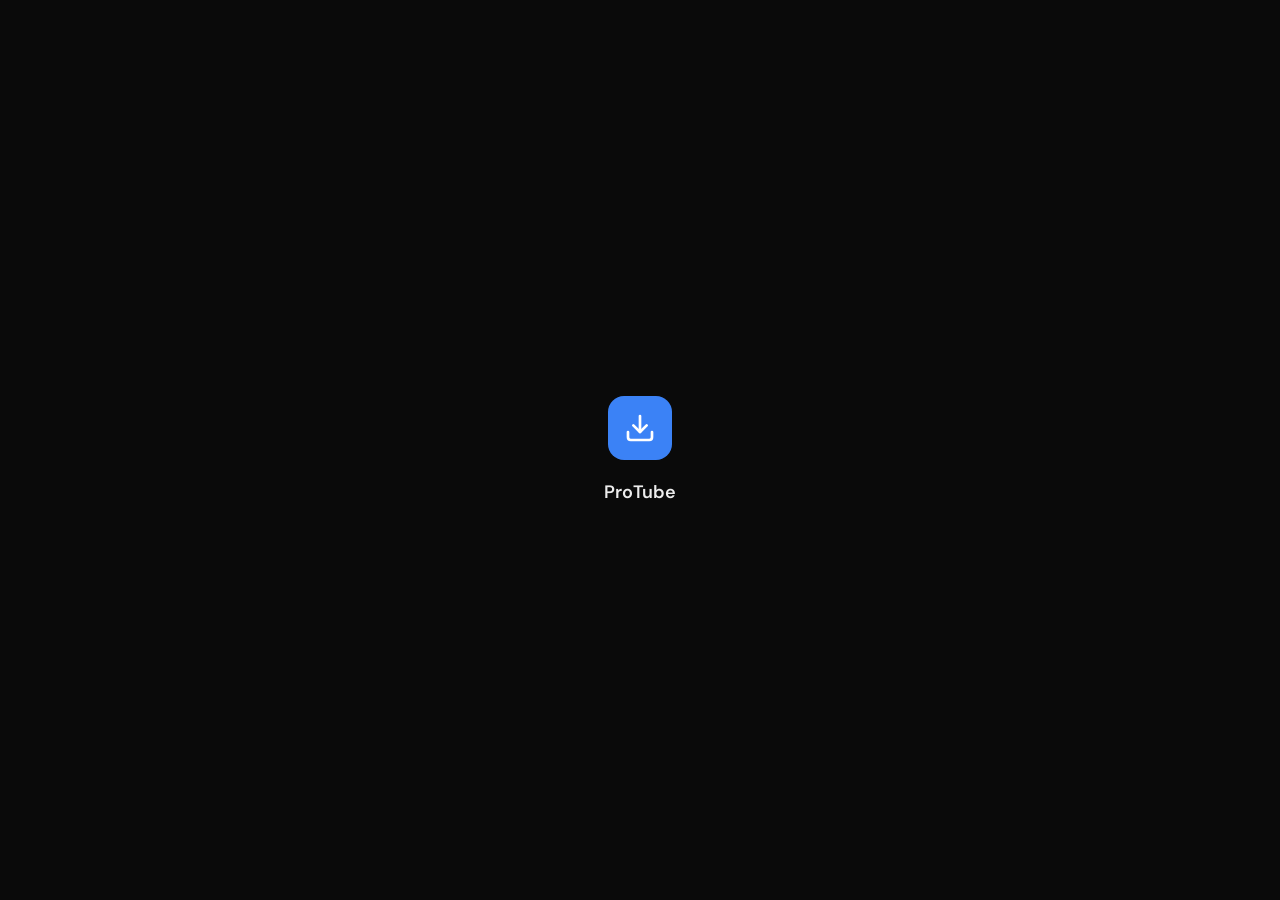
<file: src/index.html>
<!DOCTYPE html>
<html lang="en">
<head>
    <meta charset="UTF-8">
    <meta name="viewport" content="width=device-width, initial-scale=1.0">
    <title>ProTube Saver</title>
    <link rel="icon" type="image/x-icon" href="icon.ico">
    <script src="js/vendor/sortable.min.js"></script>
    <link rel="stylesheet" href="css/fonts.css">
    <link rel="stylesheet" href="css/base.css">
    <link rel="stylesheet" href="css/rail.css">
    <link rel="stylesheet" href="css/library.css">
    <link rel="stylesheet" href="css/player.css">
    <link rel="stylesheet" href="css/search.css">
    <link rel="stylesheet" href="css/music.css">
    <link rel="stylesheet" href="css/queue.css">
    <link rel="stylesheet" href="css/modals.css">
</head>
<body>
    <!-- Splash screen — first element painted, fades out when app.init() completes.
         Sits at the highest z-index so it covers the partially-initialized UI underneath
         while pywebview boots, the local video server starts, and library + thumbnails
         load. Removing it once everything is ready makes the app feel intentional
         instead of "blank then sudden". -->
    <div class="splash" id="splash">
        <div class="splash-content">
            <div class="splash-logo">
                <svg viewBox="0 0 24 24" fill="none" stroke="white" stroke-width="2" stroke-linecap="round" stroke-linejoin="round">
                    <path d="M21 15v4a2 2 0 0 1-2 2H5a2 2 0 0 1-2-2v-4"/>
                    <polyline class="splash-arrow" points="7 10 12 15 17 10"/>
                    <line class="splash-line" x1="12" y1="15" x2="12" y2="3"/>
                </svg>
            </div>
            <div class="splash-wordmark">ProTube</div>
        </div>
    </div>

    <div class="cockpit" id="cockpit">
        <!-- Left rail -->
        <aside class="rail">
            <div class="rail-header">
                <div class="rail-logo-mark" id="rail-logo-mark" data-tip-right="">
                    <svg viewBox="0 0 24 24" fill="none" stroke="white" stroke-width="2" stroke-linecap="round" stroke-linejoin="round">
                        <path d="M21 15v4a2 2 0 0 1-2 2H5a2 2 0 0 1-2-2v-4"/>
                        <polyline points="7 10 12 15 17 10"/>
                        <line x1="12" y1="15" x2="12" y2="3"/>
                    </svg>
                </div>
                <span class="rail-logo-text">ProTube</span>
                <button class="rail-collapse-btn" id="rail-collapse-btn" data-tip-right="Collapse sidebar">
                    <svg viewBox="0 0 24 24" fill="none" stroke="currentColor" stroke-width="1.8" stroke-linecap="round" stroke-linejoin="round">
                        <rect x="3" y="3" width="18" height="18" rx="2"/>
                        <line x1="9" y1="3" x2="9" y2="21"/>
                    </svg>
                </button>
            </div>

            <nav class="rail-nav">
                <button class="rail-item active" data-view="library" id="rail-library" data-tip-right="Library">
                    <svg viewBox="0 0 24 24" fill="none" stroke="currentColor" stroke-width="2" stroke-linecap="round">
                        <rect x="3" y="3" width="7" height="7"/><rect x="14" y="3" width="7" height="7"/>
                        <rect x="3" y="14" width="7" height="7"/><rect x="14" y="14" width="7" height="7"/>
                    </svg>
                    <span class="rail-item-label">Library</span>
                    <span class="rail-item-badge" id="rail-library-badge">0</span>
                </button>
                <button class="rail-item" data-view="queue" id="rail-queue" data-tip-right="Queue">
                    <svg viewBox="0 0 24 24" fill="none" stroke="currentColor" stroke-width="2" stroke-linecap="round">
                        <path d="M4 6h16M4 12h16M4 18h10"/>
                    </svg>
                    <span class="rail-item-label">Queue</span>
                    <span class="rail-item-active-dot" id="rail-queue-active-dot"></span>
                    <span class="rail-item-badge" id="rail-queue-badge">0</span>
                </button>
                <button class="rail-item" data-view="search" id="rail-search" data-tip-right="Search YouTube">
                    <svg viewBox="0 0 24 24" fill="none" stroke="currentColor" stroke-width="2" stroke-linecap="round" stroke-linejoin="round">
                        <circle cx="11" cy="11" r="7"/><line x1="21" y1="21" x2="16.65" y2="16.65"/>
                    </svg>
                    <span class="rail-item-label">Search</span>
                </button>
                <button class="rail-item" data-view="music" id="rail-music" data-tip-right="Music">
                    <svg viewBox="0 0 24 24" fill="none" stroke="currentColor" stroke-width="2" stroke-linecap="round" stroke-linejoin="round">
                        <path d="M9 18V5l12-2v13"/>
                        <circle cx="6" cy="18" r="3"/>
                        <circle cx="18" cy="16" r="3"/>
                    </svg>
                    <span class="rail-item-label">Music</span>
                </button>
            </nav>

            <!-- Settings is a utility action, not a view-pane navigation item.
                 Clicking it opens an overlay drawer (#settings-drawer) instead of
                 switching the main view, so the user keeps their library/queue
                 context while tweaking. -->
            <div class="rail-bottom">
                <button class="rail-item rail-settings-btn" id="settings-btn" onclick="openSettings()" data-tip-right="Settings">
                    <svg viewBox="0 0 24 24" fill="none" stroke="currentColor" stroke-width="1.8" stroke-linecap="round" stroke-linejoin="round">
                        <circle cx="12" cy="12" r="3"/>
                        <path d="M19.4 15a1.65 1.65 0 0 0 .33 1.82l.06.06a2 2 0 0 1 0 2.83 2 2 0 0 1-2.83 0l-.06-.06a1.65 1.65 0 0 0-1.82-.33 1.65 1.65 0 0 0-1 1.51V21a2 2 0 0 1-2 2 2 2 0 0 1-2-2v-.09A1.65 1.65 0 0 0 9 19.4a1.65 1.65 0 0 0-1.82.33l-.06.06a2 2 0 0 1-2.83 0 2 2 0 0 1 0-2.83l.06-.06a1.65 1.65 0 0 0 .33-1.82 1.65 1.65 0 0 0-1.51-1H3a2 2 0 0 1-2-2 2 2 0 0 1 2-2h.09A1.65 1.65 0 0 0 4.6 9a1.65 1.65 0 0 0-.33-1.82l-.06-.06a2 2 0 0 1 0-2.83 2 2 0 0 1 2.83 0l.06.06a1.65 1.65 0 0 0 1.82.33H9a1.65 1.65 0 0 0 1-1.51V3a2 2 0 0 1 2-2 2 2 0 0 1 2 2v.09a1.65 1.65 0 0 0 1 1.51 1.65 1.65 0 0 0 1.82-.33l.06-.06a2 2 0 0 1 2.83 0 2 2 0 0 1 0 2.83l-.06.06a1.65 1.65 0 0 0-.33 1.82V9a1.65 1.65 0 0 0 1.51 1H21a2 2 0 0 1 2 2 2 2 0 0 1-2 2h-.09a1.65 1.65 0 0 0-1.51 1z"/>
                    </svg>
                </button>
            </div>
        </aside>

        <!-- Main content area -->
        <main class="cockpit-main">
            <!-- Library view (default) -->
            <div id="library-view" class="view-pane active">
                <div class="library-header">
                    <div class="library-title-block">
                        <div class="library-title">Library</div>
                        <div class="library-subtitle" id="library-subtitle">0 videos</div>
                    </div>
                    <div class="library-header-actions">
                        <div class="library-search">
                            <svg width="13" height="13" viewBox="0 0 24 24" fill="none" stroke="currentColor" stroke-width="2.2" stroke-linecap="round"><circle cx="11" cy="11" r="8"/><line x1="21" y1="21" x2="16.65" y2="16.65"/></svg>
                            <input type="text" id="library-search" placeholder="Search library…" autocomplete="off">
                            <button id="library-search-clear" class="library-search-clear hidden" data-tip="Clear search">
                                <svg width="11" height="11" viewBox="0 0 24 24" fill="none" stroke="currentColor" stroke-width="2.5" stroke-linecap="round"><line x1="18" y1="6" x2="6" y2="18"/><line x1="6" y1="6" x2="18" y2="18"/></svg>
                            </button>
                            <div id="library-search-suggestions" class="library-search-suggestions hidden"></div>
                        </div>
                        <!-- Show-hidden toggle. Default OFF (hidden items don't render
                             in the library grid). Click to flip on; library renders
                             everything with hidden cards dimmed and badged. State
                             persists across sessions via the show_hidden_library setting. -->
                        <button id="library-show-hidden-btn" class="library-icon-btn" data-tip="Show hidden">
                            <svg width="13" height="13" viewBox="0 0 24 24" fill="none" stroke="currentColor" stroke-width="2.2" stroke-linecap="round" stroke-linejoin="round">
                                <path d="M1 12s4-8 11-8 11 8 11 8-4 8-11 8-11-8-11-8z"/>
                                <circle cx="12" cy="12" r="3"/>
                            </svg>
                        </button>
                        <button id="library-import-header-btn" style="height: 34px; padding: 0 12px; background: #141414; border: 1px solid #1f1f1f; border-radius: 7px; color: #a0a0a0; font-size: 11.5px; font-family: inherit; cursor: pointer; display: flex; align-items: center; gap: 6px;" data-tip="Import videos from disk">
                            <svg width="12" height="12" viewBox="0 0 24 24" fill="none" stroke="currentColor" stroke-width="2.2" stroke-linecap="round" stroke-linejoin="round"><path d="M21 15v4a2 2 0 0 1-2 2H5a2 2 0 0 1-2-2v-4"/><polyline points="17 8 12 3 7 8"/><line x1="12" y1="3" x2="12" y2="15"/></svg>
                            Import
                        </button>
                    </div>
                </div>
                <div class="library-grid" id="library-grid"></div>
                <div class="library-empty hidden" id="library-empty">
                    <div class="library-empty-icon">
                        <svg viewBox="0 0 24 24" fill="none" stroke="currentColor" stroke-width="1.5" stroke-linecap="round" stroke-linejoin="round">
                            <rect x="3" y="3" width="7" height="7"/><rect x="14" y="3" width="7" height="7"/>
                            <rect x="3" y="14" width="7" height="7"/><rect x="14" y="14" width="7" height="7"/>
                        </svg>
                    </div>
                    <div class="library-empty-title">Your library is empty</div>
                    <div class="library-empty-hint">Downloads will appear here once they complete. Head to Queue to add a URL — or import videos you've already downloaded.</div>
                    <button id="library-import-btn" class="library-empty-action">Import from folder</button>
                </div>

                <!-- Detail panel — slides in from the right when a library card is clicked -->
                <div class="detail-panel" id="detail-panel">
                    <div class="detail-panel-header">
                        <button class="detail-panel-close" id="detail-panel-close" data-tip="Close (Esc)">
                            <svg width="16" height="16" viewBox="0 0 24 24" fill="none" stroke="currentColor" stroke-width="2" stroke-linecap="round"><line x1="18" y1="6" x2="6" y2="18"/><line x1="6" y1="6" x2="18" y2="18"/></svg>
                        </button>
                    </div>
                    <div class="detail-panel-body" id="detail-panel-body"></div>
                </div>
                <div class="detail-panel-backdrop" id="detail-panel-backdrop"></div>
            </div>

            <!-- Player view -->
            <div id="player-view" class="view-pane">
                <div class="player-canvas" id="player-canvas">
                    <video id="player-video" preload="metadata" crossorigin="anonymous"></video>
                    <!-- Floating top overlay — back, title, VLC, all on the canvas -->
                    <div class="player-top-overlay" id="player-top-overlay">
                        <button class="player-back" id="player-back" data-tip="Back to library (Esc)">
                            <svg width="14" height="14" viewBox="0 0 24 24" fill="none" stroke="currentColor" stroke-width="2.2" stroke-linecap="round" stroke-linejoin="round"><path d="M19 12H5M12 19l-7-7 7-7"/></svg>
                        </button>
                        <div class="player-titles">
                            <div class="player-title" id="player-title">Loading…</div>
                            <div class="player-meta" id="player-meta"></div>
                        </div>
                        <button class="player-external" id="player-external" data-tip="Open in default player">
                            <svg width="11" height="11" viewBox="0 0 24 24" fill="none" stroke="currentColor" stroke-width="2" stroke-linecap="round"><path d="M18 13v6a2 2 0 0 1-2 2H5a2 2 0 0 1-2-2V8a2 2 0 0 1 2-2h6"/><polyline points="15 3 21 3 21 9"/><line x1="10" y1="14" x2="21" y2="3"/></svg>
                            Open in VLC
                        </button>
                    </div>
                    <!-- Loading spinner — visible during initial buffering -->
                    <div class="player-spinner" id="player-spinner" hidden>
                        <div class="player-spinner-ring"></div>
                    </div>
                    <!-- Volume HUD — shows briefly when arrow keys / scroll wheel adjust volume -->
                    <div class="player-vol-hud" id="player-vol-hud" hidden>
                        <svg class="player-vol-hud-icon" width="14" height="14" viewBox="0 0 24 24" fill="none" stroke="currentColor" stroke-width="2" stroke-linecap="round" stroke-linejoin="round">
                            <polygon points="11 5 6 9 2 9 2 15 6 15 11 19 11 5" fill="currentColor"/>
                            <path d="M15.54 8.46a5 5 0 0 1 0 7.07"/>
                            <path d="M19.07 4.93a10 10 0 0 1 0 14.14"/>
                        </svg>
                        <div class="player-vol-hud-bar">
                            <div class="player-vol-hud-fill" id="player-vol-hud-fill"></div>
                        </div>
                        <div class="player-vol-hud-percent" id="player-vol-hud-percent">100%</div>
                    </div>
                    <!-- Resume-from-position toast — appears briefly after auto-resume -->
                    <div class="player-resume-toast" id="player-resume-toast" hidden>
                        <span id="player-resume-text">Resumed from 0:00</span>
                        <button class="player-resume-restart" id="player-resume-restart">Start over</button>
                    </div>

                    <!-- Up Next side panel — slides in from right edge. Floats over video
                         with semi-transparent background. Auto-opens when video ends. -->
                    <aside class="player-side-panel" id="player-side-panel" hidden>
                        <div class="player-side-panel-header">
                            <div class="player-side-panel-title">Up next</div>
                            <div class="player-side-panel-meta" id="player-side-panel-count">0</div>
                            <button class="player-side-panel-close" id="player-side-panel-close" aria-label="Close panel">
                                <svg width="14" height="14" viewBox="0 0 24 24" fill="none" stroke="currentColor" stroke-width="2.4" stroke-linecap="round"><line x1="18" y1="6" x2="6" y2="18"/><line x1="6" y1="6" x2="18" y2="18"/></svg>
                            </button>
                        </div>
                        <div class="player-side-panel-list" id="player-side-panel-list">
                            <!-- Rows injected by JS -->
                        </div>
                    </aside>
                    <!-- AI panel — summary + chat. Slide-in from right. Doesn't pause/affect playback. -->
                    <aside class="player-summary-panel" id="player-summary-panel" hidden>
                        <div class="player-side-panel-header">
                            <div class="player-side-panel-title">
                                <svg width="14" height="14" viewBox="0 0 24 24" fill="currentColor" style="vertical-align: -2px; margin-right: 4px; color: #3b82f6;"><path d="M12 2 L13.5 9 L20.5 10 L13.5 11 L12 18 L10.5 11 L3.5 10 L10.5 9 Z"/></svg>AI
                            </div>
                            <button class="player-summary-action" id="player-summary-copy" data-tip="Copy summary" hidden>
                                <svg width="13" height="13" viewBox="0 0 24 24" fill="none" stroke="currentColor" stroke-width="2" stroke-linecap="round" stroke-linejoin="round"><rect x="9" y="9" width="13" height="13" rx="2"/><path d="M5 15H4a2 2 0 0 1-2-2V4a2 2 0 0 1 2-2h9a2 2 0 0 1 2 2v1"/></svg>
                            </button>
                            <button class="player-summary-action" id="player-summary-regen" data-tip="Regenerate summary" hidden>
                                <svg width="13" height="13" viewBox="0 0 24 24" fill="none" stroke="currentColor" stroke-width="2.2" stroke-linecap="round" stroke-linejoin="round"><polyline points="1 4 1 10 7 10"/><path d="M3.51 15a9 9 0 1 0 2.13-9.36L1 10"/></svg>
                            </button>
                            <button class="player-side-panel-close" id="player-summary-close" aria-label="Close panel">
                                <svg width="14" height="14" viewBox="0 0 24 24" fill="none" stroke="currentColor" stroke-width="2.4" stroke-linecap="round"><line x1="18" y1="6" x2="6" y2="18"/><line x1="6" y1="6" x2="18" y2="18"/></svg>
                            </button>
                        </div>
                        <div class="player-summary-scroll" id="player-summary-scroll">
                            <div class="player-summary-body" id="player-summary-body">
                                <!-- Article markdown → HTML, OR empty/loading/no-key states -->
                            </div>
                            <div class="player-chat-history" id="player-chat-history" hidden>
                                <!-- {role: user|assistant} messages injected by JS -->
                            </div>
                        </div>
                        <form class="player-chat-form" id="player-chat-form" autocomplete="off">
                            <input type="text" class="player-chat-input" id="player-chat-input" placeholder="Ask anything about this video…" />
                            <button type="submit" class="player-chat-send" id="player-chat-send" aria-label="Send">
                                <svg width="16" height="16" viewBox="0 0 24 24" fill="none" stroke="currentColor" stroke-width="2" stroke-linecap="round" stroke-linejoin="round"><line x1="22" y1="2" x2="11" y2="13"/><polygon points="22 2 15 22 11 13 2 9 22 2"/></svg>
                            </button>
                        </form>
                    </aside>
                    <!-- Subtitle overlay — driven by JS, only visible when CC is on AND a cue is active -->
                    <div class="player-subtitle" id="player-subtitle" hidden></div>
                    <!-- Tap-to-play overlay (visible only when paused) -->
                    <div class="player-big-play" id="player-big-play">
                        <svg width="26" height="26" viewBox="0 0 24 24" fill="currentColor" stroke="none"><path d="M8 5v14l12-7z"/></svg>
                    </div>
                    <!-- Error state -->
                    <div class="player-error" id="player-error" hidden>
                        <div class="player-error-icon">
                            <svg width="36" height="36" viewBox="0 0 24 24" fill="none" stroke="currentColor" stroke-width="1.6" stroke-linecap="round"><circle cx="12" cy="12" r="10"/><line x1="12" y1="8" x2="12" y2="12"/><circle cx="12" cy="16" r="0.5" fill="currentColor"/></svg>
                        </div>
                        <div class="player-error-title">This video can't play here</div>
                        <div class="player-error-hint" id="player-error-hint">The codec isn't supported by the in-app player.</div>
                        <button class="player-error-action" id="player-error-action">Open in VLC</button>
                    </div>
                    <!-- Controls overlay -->
                    <div class="player-controls" id="player-controls">
                        <div class="player-seek" id="player-seek">
                            <div class="player-seek-track">
                                <div class="player-seek-buffered" id="player-seek-buffered"></div>
                                <div class="player-seek-progress" id="player-seek-progress"></div>
                                <div class="player-seek-thumb" id="player-seek-thumb"></div>
                            </div>
                        </div>
                        <div class="player-control-row">
                            <button class="player-btn player-play-btn" id="player-play-btn" data-tip="Play / Pause (Space)">
                                <svg class="icon-play" width="18" height="18" viewBox="0 0 24 24" fill="currentColor" stroke="none"><path d="M8 5v14l12-7z"/></svg>
                                <svg class="icon-pause" width="18" height="18" viewBox="0 0 24 24" fill="currentColor" stroke="none"><path d="M6 5h4v14H6zM14 5h4v14h-4z"/></svg>
                            </button>
                            <button class="player-btn" id="player-back10-btn" data-tip="Back 10s (←)">
                                <svg width="16" height="16" viewBox="0 0 24 24" fill="none" stroke="currentColor" stroke-width="2" stroke-linecap="round"><path d="M11 17l-5-5 5-5M18 17l-5-5 5-5"/></svg>
                            </button>
                            <button class="player-btn" id="player-fwd10-btn" data-tip="Forward 10s (→)">
                                <svg width="16" height="16" viewBox="0 0 24 24" fill="none" stroke="currentColor" stroke-width="2" stroke-linecap="round"><path d="M13 17l5-5-5-5M6 17l5-5-5-5"/></svg>
                            </button>
                            <div class="player-volume">
                                <button class="player-btn player-mute-btn" id="player-mute-btn" data-tip="Mute (M)">
                                    <svg class="icon-vol-high" width="15" height="15" viewBox="0 0 24 24" fill="none" stroke="currentColor" stroke-width="2" stroke-linecap="round" stroke-linejoin="round"><polygon points="11 5 6 9 2 9 2 15 6 15 11 19 11 5"/><path d="M15.54 8.46a5 5 0 0 1 0 7.07"/><path d="M19.07 4.93a10 10 0 0 1 0 14.14"/></svg>
                                    <svg class="icon-vol-low" width="15" height="15" viewBox="0 0 24 24" fill="none" stroke="currentColor" stroke-width="2" stroke-linecap="round" stroke-linejoin="round"><polygon points="11 5 6 9 2 9 2 15 6 15 11 19 11 5"/><path d="M15.54 8.46a5 5 0 0 1 0 7.07"/></svg>
                                    <svg class="icon-vol-muted" width="15" height="15" viewBox="0 0 24 24" fill="none" stroke="currentColor" stroke-width="2" stroke-linecap="round" stroke-linejoin="round"><polygon points="11 5 6 9 2 9 2 15 6 15 11 19 11 5"/><line x1="23" y1="9" x2="17" y2="15"/><line x1="17" y1="9" x2="23" y2="15"/></svg>
                                </button>
                                <div class="player-volume-slider" id="player-volume-slider">
                                    <div class="player-volume-track" id="player-volume-track">
                                        <div class="player-volume-fill" id="player-volume-fill"></div>
                                        <div class="player-volume-thumb" id="player-volume-thumb"></div>
                                    </div>
                                </div>
                            </div>
                            <div class="player-time" id="player-time">0:00 / 0:00</div>
                            <div style="flex: 1;"></div>
                            <button class="player-speed-btn" id="player-speed-btn" data-tip="Playback speed">1×</button>
                            <button class="player-btn player-cc-btn" id="player-cc-btn" data-tip="Subtitles (off)">CC</button>
                            <button class="player-btn player-ai-btn" id="player-ai-btn" data-tip="AI summary &amp; chat">
                                <svg width="15" height="15" viewBox="0 0 24 24" fill="currentColor"><path d="M12 2 L13.5 9 L20.5 10 L13.5 11 L12 18 L10.5 11 L3.5 10 L10.5 9 Z"/><path d="M19 14 L19.7 16.3 L22 17 L19.7 17.7 L19 20 L18.3 17.7 L16 17 L18.3 16.3 Z" opacity="0.7"/></svg>
                            </button>
                            <button class="player-btn" id="player-upnext-btn" data-tip="Up next">
                                <svg width="15" height="15" viewBox="0 0 24 24" fill="none" stroke="currentColor" stroke-width="2" stroke-linecap="round" stroke-linejoin="round"><line x1="8" y1="6" x2="21" y2="6"/><line x1="8" y1="12" x2="21" y2="12"/><line x1="8" y1="18" x2="21" y2="18"/><line x1="3" y1="6" x2="3.01" y2="6"/><line x1="3" y1="12" x2="3.01" y2="12"/><line x1="3" y1="18" x2="3.01" y2="18"/></svg>
                            </button>
                            <button class="player-btn" id="player-fullscreen-btn" data-tip="Fullscreen (F)">
                                <svg width="15" height="15" viewBox="0 0 24 24" fill="none" stroke="currentColor" stroke-width="2" stroke-linecap="round"><path d="M8 3H5a2 2 0 0 0-2 2v3M21 8V5a2 2 0 0 0-2-2h-3M3 16v3a2 2 0 0 0 2 2h3M16 21h3a2 2 0 0 0 2-2v-3"/></svg>
                            </button>
                        </div>
                    </div>
                    <!-- Speed menu (hidden until clicked) -->
                    <div class="player-speed-menu" id="player-speed-menu" hidden>
                        <button class="player-speed-option" data-speed="0.5">0.5×</button>
                        <button class="player-speed-option" data-speed="0.75">0.75×</button>
                        <button class="player-speed-option active" data-speed="1">1×</button>
                        <button class="player-speed-option" data-speed="1.25">1.25×</button>
                        <button class="player-speed-option" data-speed="1.5">1.5×</button>
                        <button class="player-speed-option" data-speed="1.75">1.75×</button>
                        <button class="player-speed-option" data-speed="2">2×</button>
                    </div>
                </div>
            </div>

            <!-- Queue view -->
            <div id="queue-view" class="view-pane">
                <!-- Top: URL input always visible -->
                <div class="url-bar">
                    <svg class="url-bar-icon" viewBox="0 0 24 24" fill="none" stroke="currentColor" stroke-width="2.2" stroke-linecap="round">
                        <polygon points="23 7 16 12 23 17 23 7"/>
                        <rect x="1" y="5" width="15" height="14" rx="2"/>
                    </svg>
                    <input type="text" class="url-bar-input" id="main-url-input" placeholder="Paste YouTube URL or playlist — press Enter to add">
                    <button class="url-bar-button" id="main-fetch-button">Add</button>
                </div>
                <p id="main-fetch-status" class="url-bar-status"></p>

                <!-- Filter chips row. Replaced status-based (Active / Queued) with
                     type-based filters (Videos / Playlists / Channels) since per-card
                     progress bars already convey download status visually — the
                     useful "where's that thing?" question is by type. Failed kept
                     because it's the only status worth filtering by on its own. -->
                <div class="filter-row">
                    <button class="filter-chip active" data-filter="all">
                        All <span class="chip-count" id="count-all">0</span>
                    </button>
                    <button class="filter-chip" data-filter="videos">
                        Videos <span class="chip-count" id="count-videos">0</span>
                    </button>
                    <button class="filter-chip" data-filter="playlists">
                        Playlists <span class="chip-count" id="count-playlists">0</span>
                    </button>
                    <button class="filter-chip" data-filter="channels">
                        Channels <span class="chip-count" id="count-channels">0</span>
                    </button>
                    <button class="filter-chip" data-filter="failed">
                        Failed <span class="chip-count" id="count-failed">0</span>
                    </button>
                    <div class="filter-row-spacer"></div>
                    <span class="filter-stats" id="filter-stats">0 B</span>
                </div>

                <!-- Queue box -->
                <div class="queue-box">
                    <div class="queue-top">
                        <button class="select-all-pill" id="select-all-pill" onclick="app.toggleSelectAllSmart()">
                            <span class="sa-icon" id="sa-icon">
                                <svg viewBox="0 0 24 24" fill="none" stroke="currentColor" stroke-width="2.5"><circle cx="12" cy="12" r="9" /></svg>
                            </span>
                            <span class="sa-label" id="sa-label">Select all</span>
                        </button>
                        <div class="queue-top-spacer"></div>
                        <button class="queue-action-btn hidden" id="clear-selection-btn" onclick="app.clearSelection()" data-tip-down="Clear selection">
                            <svg width="14" height="14" viewBox="0 0 24 24" fill="none" stroke="currentColor" stroke-width="2.2"><path d="M6 6l12 12M18 6L6 18"/></svg>
                        </button>
                    </div>
                    <div class="video-list-container" id="video-list"></div>
                    <!-- Floating "↓ N new" pill — appears when new fetched items
                         land while the user is scrolled up reading something else.
                         Click jumps to the bottom. Auto-hides when the user
                         manually scrolls to the bottom. See app._showNewPill /
                         app._hideNewPill / app._handleQueueScroll. -->
                    <button class="queue-new-pill" id="queue-new-pill" type="button" hidden>
                        <span class="queue-new-pill-icon">
                            <svg viewBox="0 0 24 24" fill="none" stroke="currentColor" stroke-width="2.6" stroke-linecap="round" stroke-linejoin="round">
                                <line x1="12" y1="5" x2="12" y2="19"/>
                                <polyline points="19 12 12 19 5 12"/>
                            </svg>
                        </span>
                        <span id="queue-new-pill-label">1 new</span>
                    </button>
                    <div class="queue-empty hidden" id="queue-empty">
                        <div class="queue-empty-icon">
                            <svg viewBox="0 0 24 24" fill="none" stroke="currentColor" stroke-width="1.5" stroke-linecap="round" stroke-linejoin="round">
                                <path d="M21 15v4a2 2 0 0 1-2 2H5a2 2 0 0 1-2-2v-4"/>
                                <polyline points="7 10 12 15 17 10"/>
                                <line x1="12" y1="15" x2="12" y2="3"/>
                            </svg>
                        </div>
                        <div class="queue-empty-title" id="queue-empty-title">Queue is empty</div>
                        <div class="queue-empty-hint" id="queue-empty-hint">Paste a YouTube URL above to get started</div>
                    </div>
                </div>

                <!-- Path + download -->
                <div class="path-box">
                    <div class="path-info">
                        <div class="path-label">Saving to</div>
                        <div class="path-location" id="folder-path">...</div>
                    </div>
                    <div class="path-actions">
                        <button class="path-button path-icon-btn" id="open-folder-button" data-tip="Open download folder">
                            <svg width="15" height="15" viewBox="0 0 24 24" fill="none" stroke="currentColor" stroke-width="2" stroke-linecap="round" stroke-linejoin="round">
                                <path d="M22 19a2 2 0 0 1-2 2H4a2 2 0 0 1-2-2V5a2 2 0 0 1 2-2h5l2 3h9a2 2 0 0 1 2 2z"/>
                            </svg>
                        </button>
                        <button class="path-button" id="change-folder-button">Browse</button>
                    </div>
                </div>

                <div class="actions-row">
                    <button class="download-button" id="download-button">Download 0</button>
                    <button class="cancel-button hidden" id="cancel-button">Cancel All</button>
                </div>
            </div>

            <!-- Search view (F9) -->
            <div id="search-view" class="view-pane">
                <div class="search-view-title">Search YouTube</div>
                <div class="search-input-row">
                    <div class="search-input-wrap">
                        <svg class="search-input-icon" width="16" height="16" viewBox="0 0 24 24" fill="none" stroke="currentColor" stroke-width="2" stroke-linecap="round" stroke-linejoin="round"><circle cx="11" cy="11" r="7"/><line x1="21" y1="21" x2="16.65" y2="16.65"/></svg>
                        <input type="text" class="search-input" id="search-input" placeholder="Search YouTube — videos, channels, playlists" autocomplete="off" />
                        <button class="search-clear-btn" id="search-clear-btn" type="button" aria-label="Clear search">
                            <svg viewBox="0 0 24 24" fill="none" stroke="currentColor" stroke-width="2.4" stroke-linecap="round"><line x1="18" y1="6" x2="6" y2="18"/><line x1="6" y1="6" x2="18" y2="18"/></svg>
                        </button>
                        <div class="search-suggestions" id="search-suggestions" hidden></div>
                    </div>
                    <button class="search-go-btn" id="search-go-btn">Search</button>
                </div>
                <div class="search-filter-row">
                    <button class="search-chip active" data-search-kind="all">All</button>
                    <button class="search-chip" data-search-kind="videos">Videos</button>
                    <button class="search-chip" data-search-kind="channels">Channels</button>
                    <button class="search-chip" data-search-kind="playlists">Playlists</button>
                    <span class="search-meta" id="search-meta"></span>
                </div>
                <div class="search-results-wrap" id="search-results-wrap">
                    <!-- For-You landing — direct parallel of #music-foryou.
                         Block layout (not the centered flex .search-status
                         had), so multi-section content stacks cleanly. -->
                    <div class="video-foryou" id="video-foryou"></div>
                    <div class="search-results" id="search-results"></div>
                    <div class="search-status" id="search-status">
                        <div class="search-empty-default">Search YouTube to find videos, channels, or playlists to download.</div>
                    </div>
                    <div class="search-loadmore-sentinel" id="search-loadmore-sentinel" hidden></div>
                </div>
                <!-- Selection action bar — slides up when 1+ result is selected. -->
                <div class="search-action-bar" id="search-action-bar">
                    <span class="search-action-count" id="search-action-count">0 selected</span>
                    <div class="search-action-bar-spacer"></div>
                    <button class="search-action-clear" id="search-action-clear">Clear</button>
                    <button class="search-action-add" id="search-action-add">Add to queue</button>
                </div>
            </div>

            <!-- Music view (F10) — Spotify-shaped surface for audio-only downloads. -->
            <div id="music-view" class="view-pane">
                <div class="music-page-title">Music</div>
                <div class="music-subtabs">
                    <button class="music-subtab active" data-music-tab="library" id="music-tab-library">Your Library</button>
                    <button class="music-subtab" data-music-tab="search" id="music-tab-search">Search YouTube Music</button>
                    <button class="music-subtab" data-music-tab="downloads" id="music-tab-downloads">Downloads<span class="music-subtab-badge" id="music-tab-downloads-badge" hidden>0</span></button>
                </div>

                <!-- Library sub-pane: album-art grid + sort/meta toolbar -->
                <div class="music-pane active" id="music-pane-library">
                    <div class="music-lib-toolbar">
                        <button class="music-lib-sort" id="music-lib-sort">
                            <svg width="13" height="13" viewBox="0 0 24 24" fill="none" stroke="currentColor" stroke-width="2"><path d="M3 6h18M6 12h12M10 18h4"/></svg>
                            <span id="music-lib-sort-label">Recently added</span>
                            <svg width="11" height="11" viewBox="0 0 24 24" fill="none" stroke="currentColor" stroke-width="2"><polyline points="6 9 12 15 18 9"/></svg>
                        </button>
                        <!-- Show-hidden toggle. Default OFF (hidden tracks/albums don't render
                             in the music grid). Click to flip on; grid renders everything
                             with hidden cards dimmed and badged. Persists via
                             show_hidden_music_library setting. Mirrors the video library. -->
                        <button id="music-show-hidden-btn" class="library-icon-btn" data-tip="Show hidden">
                            <svg width="13" height="13" viewBox="0 0 24 24" fill="none" stroke="currentColor" stroke-width="2.2" stroke-linecap="round" stroke-linejoin="round">
                                <path d="M1 12s4-8 11-8 11 8 11 8-4 8-11 8-11-8-11-8z"/>
                                <circle cx="12" cy="12" r="3"/>
                            </svg>
                        </button>
                        <span class="music-lib-meta" id="music-lib-meta"></span>
                    </div>
                    <div class="music-grid" id="music-grid"></div>
                    <div class="music-lib-empty" id="music-lib-empty">
                        <div>Your music library is empty.</div>
                        <div style="font-size:12px; color:#6e6e6e; margin-top:8px;">Switch to <strong>Search YouTube Music</strong> to find and add tracks.</div>
                    </div>
                </div>

                <!-- Download status strip — shown only while music tracks are downloading.
                     Compact banner above the panes; each row shows track + progress + cancel. -->
                <!-- Legacy download strip removed in favor of in-row circular progress rings.
                     Element kept (display:none) only as a fallback target if older event paths fire. -->
                <div class="music-downloads-strip" id="music-downloads-strip" hidden style="display:none;"></div>

                <!-- Search sub-pane: input + filter chips + results list -->
                <div class="music-pane" id="music-pane-search">
                    <div class="music-search-row">
                        <div class="music-search-input-wrap">
                            <svg class="music-search-icon" width="16" height="16" viewBox="0 0 24 24" fill="none" stroke="currentColor" stroke-width="2" stroke-linecap="round" stroke-linejoin="round"><circle cx="11" cy="11" r="7"/><line x1="21" y1="21" x2="16.65" y2="16.65"/></svg>
                            <input type="text" class="music-search-input" id="music-search-input" placeholder="Search YouTube Music — songs, artists, albums…" autocomplete="off" />
                            <button class="music-search-clear" id="music-search-clear" type="button" aria-label="Clear search">
                                <svg viewBox="0 0 24 24" fill="none" stroke="currentColor" stroke-width="2.4" stroke-linecap="round"><line x1="18" y1="6" x2="6" y2="18"/><line x1="6" y1="6" x2="18" y2="18"/></svg>
                            </button>
                            <div class="search-suggestions" id="music-search-suggestions" hidden></div>
                        </div>
                        <button class="music-search-btn" id="music-search-btn">Search</button>
                    </div>
                    <div class="music-chips">
                        <button class="music-chip active" data-music-kind="songs">Songs</button>
                        <button class="music-chip" data-music-kind="videos">Videos</button>
                        <button class="music-chip" data-music-kind="albums">Albums</button>
                        <button class="music-chip" data-music-kind="artists">Artists</button>
                        <button class="music-chip" data-music-kind="playlists">Playlists</button>
                        <span class="music-results-meta" id="music-results-meta"></span>
                    </div>
                    <div class="music-results" id="music-results"></div>
                    <!-- "For You" landing — shown when no search query is active. Filled by
                         _renderMusicForYou() with rows: recent searches, recent library,
                         "Because you have [X]", trending, shuffled library. -->
                    <div class="music-foryou" id="music-foryou"></div>
                    <div class="music-search-status" id="music-search-status" hidden></div>

                    <!-- Multi-select action bar — appears when ≥1 row is selected.
                         Sticks to the bottom of the search pane via position:absolute. -->
                    <div class="music-actionbar" id="music-actionbar" hidden>
                        <div class="mab-count"><em id="mab-count-num">0</em> selected</div>
                        <button class="mab-clear" id="mab-clear" type="button">
                            <svg viewBox="0 0 24 24" fill="none" stroke="currentColor" stroke-width="2" stroke-linecap="round"><line x1="18" y1="6" x2="6" y2="18"/><line x1="6" y1="6" x2="18" y2="18"/></svg>
                            Clear (Esc)
                        </button>
                        <div class="mab-actions">
                            <button class="mab-btn primary" id="mab-download-all" type="button">
                                <svg viewBox="0 0 24 24" fill="none" stroke="currentColor" stroke-width="2.4" stroke-linecap="round" stroke-linejoin="round"><path d="M21 15v4a2 2 0 0 1-2 2H5a2 2 0 0 1-2-2v-4"/><polyline points="7 10 12 15 17 10"/><line x1="12" y1="15" x2="12" y2="3"/></svg>
                                <span>Add to queue (<span id="mab-download-num">0</span>)</span>
                            </button>
                        </div>
                    </div>

                    <!-- Right-click context menu (positioned by JS) -->
                    <div class="music-ctx" id="music-ctx" hidden>
                        <button class="mctx-item primary" data-mctx="download">
                            <svg viewBox="0 0 24 24" fill="none" stroke="currentColor" stroke-width="2" stroke-linecap="round"><path d="M21 15v4a2 2 0 0 1-2 2H5a2 2 0 0 1-2-2v-4"/><polyline points="7 10 12 15 17 10"/><line x1="12" y1="15" x2="12" y2="3"/></svg>
                            Download
                        </button>
                        <button class="mctx-item" data-mctx="add-to-selection">
                            <svg viewBox="0 0 24 24" fill="none" stroke="currentColor" stroke-width="2" stroke-linecap="round"><line x1="12" y1="5" x2="12" y2="19"/><line x1="5" y1="12" x2="19" y2="12"/></svg>
                            Add to selection
                        </button>
                        <div class="mctx-sep"></div>
                        <button class="mctx-item" data-mctx="copy-link">
                            <svg viewBox="0 0 24 24" fill="none" stroke="currentColor" stroke-width="2" stroke-linecap="round"><path d="M10 13a5 5 0 0 0 7.54.54l3-3a5 5 0 0 0-7.07-7.07l-1.72 1.71"/><path d="M14 11a5 5 0 0 0-7.54-.54l-3 3a5 5 0 0 0 7.07 7.07l1.71-1.71"/></svg>
                            Copy YouTube link
                        </button>
                        <button class="mctx-item" data-mctx="open-external">
                            <svg viewBox="0 0 24 24" fill="none" stroke="currentColor" stroke-width="2" stroke-linecap="round"><path d="M18 13v6a2 2 0 0 1-2 2H5a2 2 0 0 1-2-2V8a2 2 0 0 1 2-2h6"/><polyline points="15 3 21 3 21 9"/><line x1="10" y1="14" x2="21" y2="3"/></svg>
                            Open in YouTube Music
                        </button>
                    </div>
                </div>

                <!-- Downloads sub-pane: real queue of music downloads. Items
                     auto-drain up to max_concurrent_music_downloads. Each row
                     shows art + meta + status pill + cancel/retry. Album-grouped
                     when multiple queued tracks share an album_id. -->
                <div class="music-pane" id="music-pane-downloads">
                    <div class="mq-toolbar">
                        <span class="mq-meta" id="mq-meta"></span>
                        <button class="mq-clear-done" id="mq-clear-done" type="button" hidden>Clear completed</button>
                    </div>
                    <div class="mq-list" id="mq-list"></div>
                    <div class="mq-empty" id="mq-empty">
                        <div class="mq-empty-icon">
                            <svg viewBox="0 0 24 24" fill="none" stroke="currentColor" stroke-width="2" stroke-linecap="round" stroke-linejoin="round">
                                <path d="M21 15v4a2 2 0 0 1-2 2H5a2 2 0 0 1-2-2v-4"/>
                                <polyline points="7 10 12 15 17 10"/>
                                <line x1="12" y1="15" x2="12" y2="3"/>
                            </svg>
                        </div>
                        <div class="mq-empty-title">Your download queue is empty</div>
                        <div class="mq-empty-hint">Click + on a song or album to add it here.</div>
                    </div>
                </div>

                <!-- Music track detail panel — slides in from the right when a music
                     library card is right-clicked → View details. Reuses the
                     .detail-panel visual class so it inherits the slide-in animation,
                     scrim, close button, and width. Body is filled by
                     _showMusicTrackDetail() with mtd-* content (album art, title,
                     metadata grid, actions). -->
                <div class="detail-panel" id="music-detail-panel">
                    <div class="detail-panel-header">
                        <button class="detail-panel-close" id="music-detail-panel-close" data-tip="Close (Esc)">
                            <svg width="16" height="16" viewBox="0 0 24 24" fill="none" stroke="currentColor" stroke-width="2" stroke-linecap="round"><line x1="18" y1="6" x2="6" y2="18"/><line x1="6" y1="6" x2="18" y2="18"/></svg>
                        </button>
                    </div>
                    <div class="detail-panel-body" id="music-detail-panel-body"></div>
                </div>
                <div class="detail-panel-backdrop" id="music-detail-panel-backdrop"></div>
            </div>

            <!-- Music PLAYER view (full-screen "now playing" mode, parallel to video player).
                 Opens when the user clicks a track. Big album art, full transport controls,
                 back button. Audio playback is driven by the same #music-audio element that
                 lives in the dock — this view just renders state + emits control events. -->
            <!-- Music player view — F3 "Centered Hero" layout (locked design, see
                 protube-ui skill). Stage (centered art over title/artist over transport
                 with inline right-aligned volume) on top, flat bottom panel with
                 Up Next / Lyrics / Related tabs. -->
            <div id="music-player-view" class="view-pane">
                <!-- Album-art blurred backdrop — lives at the player-view level
                     so it extends behind the side panel too (was clipped inside
                     .mp-stage which has overflow:hidden). The panel's glassy
                     translucent background lets it bleed through for visual
                     continuity. -->
                <div class="mp-backdrop" id="mp-backdrop"></div>
                <div class="mp-scrim"></div>
                <div class="mp-stage">
                    <button class="mp-back" id="mp-back" title="Close player" aria-label="Close player">
                        <svg viewBox="0 0 24 24" fill="none" stroke="currentColor" stroke-width="2.2" stroke-linecap="round" stroke-linejoin="round"><polyline points="6 9 12 15 18 9"/></svg>
                    </button>
                    <div class="mp-col">
                        <div class="mp-art" id="mp-art">
                            <img id="mp-art-img" alt="" />
                        </div>
                        <div class="mp-title" id="mp-title">No track playing</div>
                        <div class="mp-artist" id="mp-artist"></div>
                        <div class="mp-album" id="mp-album"></div>
                        <!-- Section-loop chip — only visible when a loop is set
                             (or armed waiting for B). Click ✕ to clear. -->
                        <div class="mp-loop-chip" id="mp-loop-chip" hidden>
                            <svg class="mp-loop-icon" viewBox="0 0 24 24" fill="none" stroke="currentColor" stroke-width="2.2" stroke-linecap="round" stroke-linejoin="round" aria-hidden="true">
                                <polyline points="17 1 21 5 17 9"/>
                                <path d="M3 11V9a4 4 0 0 1 4-4h14"/>
                                <polyline points="7 23 3 19 7 15"/>
                                <path d="M21 13v2a4 4 0 0 1-4 4H3"/>
                            </svg>
                            <span class="mp-loop-text" id="mp-loop-text">—</span>
                            <button class="mp-loop-clear" id="mp-loop-clear" type="button" title="Clear loop (Esc)" aria-label="Clear loop">✕</button>
                        </div>
                        <div class="mp-progress-row">
                            <span class="mp-time" id="mp-cur">0:00</span>
                            <div class="mp-seek" id="mp-seek">
                                <div class="mp-seek-fill" id="mp-seek-fill"></div>
                                <!-- Section-loop region + drag handles. Hidden
                                     until loop mode is on. -->
                                <div class="mp-loop-region" id="mp-loop-region" hidden>
                                    <div class="mp-loop-handle a" id="mp-loop-handle-a" title="Loop start — drag"></div>
                                    <div class="mp-loop-handle b" id="mp-loop-handle-b" title="Loop end — drag"></div>
                                </div>
                                <div class="mp-seek-thumb" id="mp-seek-thumb"></div>
                            </div>
                            <span class="mp-time" id="mp-dur">0:00</span>
                        </div>
                        <div class="mp-controls">
                            <div class="mp-mode-left">
                                <button class="mp-btn" id="mp-shuffle" title="Shuffle" aria-label="Shuffle">
                                    <svg viewBox="0 0 24 24" fill="none" stroke="currentColor" stroke-width="2" stroke-linecap="round" stroke-linejoin="round"><polyline points="16 3 21 3 21 8"/><line x1="4" y1="20" x2="21" y2="3"/><polyline points="21 16 21 21 16 21"/><line x1="15" y1="15" x2="21" y2="21"/><line x1="4" y1="4" x2="9" y2="9"/></svg>
                                </button>
                                <button class="mp-btn" id="mp-repeat" title="Repeat" aria-label="Repeat">
                                    <svg viewBox="0 0 24 24" fill="none" stroke="currentColor" stroke-width="2" stroke-linecap="round" stroke-linejoin="round"><polyline points="17 1 21 5 17 9"/><path d="M3 11V9a4 4 0 0 1 4-4h14"/><polyline points="7 23 3 19 7 15"/><path d="M21 13v2a4 4 0 0 1-4 4H3"/></svg>
                                </button>
                                <button class="mp-btn" id="mp-loop-toggle" title="Loop a section (A-B)" aria-label="Loop a section">
                                    <svg viewBox="0 0 24 24" fill="none" stroke="currentColor" stroke-width="2" stroke-linecap="round" stroke-linejoin="round"><path d="M17 2l4 4-4 4"/><path d="M3 11v-1a4 4 0 0 1 4-4h14"/><path d="M7 22l-4-4 4-4"/><path d="M21 13v1a4 4 0 0 1-4 4H3"/><text x="12" y="15.5" font-size="9" font-weight="700" fill="currentColor" stroke="none" text-anchor="middle">AB</text></svg>
                                </button>
                            </div>
                            <div class="mp-transport">
                                <button class="mp-btn" id="mp-prev" title="Previous" aria-label="Previous">
                                    <svg viewBox="0 0 24 24" fill="currentColor"><path d="M19 20L9 12l10-8v16zM7 4h2v16H7z"/></svg>
                                </button>
                                <button class="mp-btn mp-play" id="mp-play" title="Play / Pause" aria-label="Play / Pause">
                                    <svg id="mp-play-icon" viewBox="0 0 24 24" fill="currentColor"><path d="M8 5v14l12-7z"/></svg>
                                </button>
                                <button class="mp-btn" id="mp-next" title="Next" aria-label="Next">
                                    <svg viewBox="0 0 24 24" fill="currentColor"><path d="M5 4l10 8-10 8V4zm12 0h2v16h-2z"/></svg>
                                </button>
                            </div>
                            <div class="mp-vol">
                                <button id="mp-vol-icon" class="mp-vol-btn" title="Mute / unmute" aria-label="Mute / unmute">
                                    <svg viewBox="0 0 24 24" fill="none" stroke="currentColor" stroke-width="2" stroke-linecap="round"><polygon points="11 5 6 9 2 9 2 15 6 15 11 19 11 5" fill="currentColor"/><path d="M15.54 8.46a5 5 0 0 1 0 7.07"/><path d="M19.07 4.93a10 10 0 0 1 0 14.14"/></svg>
                                </button>
                                <div class="mp-vol-track" id="mp-vol-track">
                                    <div class="mp-vol-fill" id="mp-vol-fill"></div>
                                    <div class="mp-vol-thumb" id="mp-vol-thumb"></div>
                                </div>
                                <!-- Fullscreen toggle: enters the in-view
                                     immersive mode (hides rail + dock, the
                                     player takes the whole viewport). Same
                                     thing the F key triggers — button just
                                     makes the feature discoverable. -->
                                <button id="mp-fullscreen" class="mp-vol-btn" title="Fullscreen (F)" aria-label="Fullscreen">
                                    <svg id="mp-fullscreen-icon" viewBox="0 0 24 24" fill="none" stroke="currentColor" stroke-width="2" stroke-linecap="round" stroke-linejoin="round"><polyline points="4 14 4 20 10 20"/><polyline points="20 10 20 4 14 4"/><line x1="4" y1="20" x2="11" y2="13"/><line x1="20" y1="4" x2="13" y2="11"/></svg>
                                </button>
                            </div>
                        </div>
                    </div>
                </div>
                <!-- Bottom panel handle — peek of next track + chevron. Click toggles the
                     panel open/closed. Lives in the stage so it tracks the stage's bottom edge
                     as the panel opens/closes. -->
                <button class="mp-panel-handle" id="mp-panel-handle" type="button">
                    <svg class="mp-handle-chev" viewBox="0 0 24 24" fill="none" stroke="currentColor" stroke-width="2.2" stroke-linecap="round" stroke-linejoin="round"><polyline points="6 15 12 9 18 15"/></svg>
                    <span class="mp-handle-label">Up next:</span>
                    <span class="mp-handle-next" id="mp-handle-next">—</span>
                </button>
                <!-- Bottom panel: Up Next / Lyrics / Related. Default state: hidden
                     (transform: translateY(100%)); toggled via .panel-open on the player view. -->
                <div class="mp-panel" id="mp-panel">
                    <div class="mp-tabs">
                        <button class="mp-tab on" data-mp-tab="upnext">Up Next</button>
                        <button class="mp-tab" data-mp-tab="lyrics">Lyrics</button>
                        <button class="mp-tab" data-mp-tab="related">Related</button>
                        <span class="mp-tab-meta" id="mp-tab-meta"></span>
                    </div>
                    <div class="mp-tab-body" id="mp-tab-body"></div>
                </div>
            </div>

            <!-- Music album detail view (Spotify-shaped album page).
                 Reached by clicking an album card on the Your Library tab. Hero
                 = blurred-art backdrop + art + title/artist meta + Play All /
                 Shuffle / More actions. Tracklist below in flat #0a0a0a.
                 Filled by _renderMusicAlbumDetail(album_id). -->
            <div id="music-album-detail-view" class="view-pane">
                <div class="mad-scroll" id="mad-scroll">
                    <div class="mad-hero">
                        <div class="mad-hero-backdrop" id="mad-hero-backdrop"></div>
                        <div class="mad-hero-scrim"></div>
                        <button class="mad-back" id="mad-back" title="Back to music library" aria-label="Back">
                            <svg viewBox="0 0 24 24" fill="none" stroke="currentColor" stroke-width="2.2" stroke-linecap="round" stroke-linejoin="round"><polyline points="6 9 12 15 18 9"/></svg>
                        </button>
                        <div class="mad-hero-row">
                            <div class="mad-art" id="mad-art">
                                <img id="mad-art-img" alt="" />
                            </div>
                            <div class="mad-meta">
                                <div class="mad-kind">Album</div>
                                <h1 class="mad-title" id="mad-title">—</h1>
                                <div class="mad-submeta" id="mad-submeta"></div>
                            </div>
                        </div>
                    </div>
                    <div class="mad-actions" id="mad-actions" style="position:relative;">
                        <button class="mad-play-all" id="mad-play-all" title="Play album" aria-label="Play album">
                            <svg viewBox="0 0 24 24" fill="currentColor"><path d="M8 5v14l12-7z"/></svg>
                        </button>
                        <button class="mad-action-btn" id="mad-shuffle" title="Shuffle play" aria-label="Shuffle play">
                            <svg viewBox="0 0 24 24" fill="none" stroke="currentColor" stroke-width="2" stroke-linecap="round" stroke-linejoin="round"><polyline points="16 3 21 3 21 8"/><line x1="4" y1="20" x2="21" y2="3"/><polyline points="21 16 21 21 16 21"/><line x1="15" y1="15" x2="21" y2="21"/><line x1="4" y1="4" x2="9" y2="9"/></svg>
                        </button>
                        <button class="mad-action-btn" id="mad-more" title="More" aria-label="More">
                            <svg viewBox="0 0 24 24" fill="currentColor"><circle cx="5" cy="12" r="2"/><circle cx="12" cy="12" r="2"/><circle cx="19" cy="12" r="2"/></svg>
                        </button>
                        <span class="mad-progress-note" id="mad-progress-note" hidden></span>
                        <div class="mad-progress-bar-wrap" id="mad-progress-bar-wrap" hidden>
                            <div class="mad-progress-bar-fill" id="mad-progress-bar-fill"></div>
                        </div>
                    </div>
                    <div class="mad-tracklist">
                        <div class="mad-tracklist-head">
                            <span class="mad-tracklist-head-num">#</span>
                            <span></span>
                            <span>Title</span>
                            <span class="mad-tracklist-head-dur">Duration</span>
                        </div>
                        <div id="mad-rows"></div>
                    </div>
                </div>
            </div>

            <!-- Playlist detail view -->
            <div class="playlist-detail-view" id="playlist-detail-view">
                <!-- Sticky compact header — appears when banner has scrolled out
                     of view in channel mode. Filled and shown/hidden by JS. -->
                <div class="pd-sticky-header" id="pd-sticky-header" hidden>
                    <button class="pd-sticky-back" onclick="app.closePlaylistDetail()" aria-label="Back">
                        <svg fill="none" stroke="currentColor" viewBox="0 0 24 24" stroke-width="2.2"><path d="M15 19l-7-7 7-7"/></svg>
                    </button>
                    <div class="pd-sticky-avatar" id="pd-sticky-avatar"></div>
                    <div class="pd-sticky-name" id="pd-sticky-name"></div>
                    <button class="pd-sticky-refresh" id="pd-sticky-refresh" aria-label="Check for new videos">
                        <svg viewBox="0 0 24 24" fill="none" stroke="currentColor" stroke-width="2" stroke-linecap="round" stroke-linejoin="round">
                            <polyline points="23 4 23 10 17 10"/><polyline points="1 20 1 14 7 14"/>
                            <path d="M3.51 9a9 9 0 0 1 14.85-3.36L23 10M1 14l4.64 4.36A9 9 0 0 0 20.49 15"/>
                        </svg>
                    </button>
                </div>
                <!-- Floating back button — only used by the PLAYLIST hero (which
                     has no banner of its own). For channels, the back button is
                     rendered INSIDE the banner so it scrolls with the banner. -->
                <button class="pd-back-btn" id="pd-back-btn" onclick="app.closePlaylistDetail()" data-tip="Back to queue" aria-label="Back to queue">
                    <svg fill="none" stroke="currentColor" viewBox="0 0 24 24" stroke-width="2.2"><path d="M15 19l-7-7 7-7"/></svg>
                </button>
                <div class="pd-layout" id="pd-layout">
                    <!-- Filled by JS: hero (left) + videos (right) -->
                </div>
            </div>
        </main>

        <!-- Music dock — persistent mini-player visible across all tabs once
             a track has been opened. Positioned fixed at the bottom of the
             cockpit (anchored to rail width on the left). Hidden until first play. -->
        <div class="music-dock" id="music-dock">
            <audio id="music-audio" preload="metadata" crossorigin="anonymous"></audio>
            <div class="music-dock-art" id="music-dock-art">
                <img id="music-dock-art-img" alt="" />
            </div>
            <div class="music-dock-info">
                <div class="music-dock-track" id="music-dock-track">No track playing</div>
                <div class="music-dock-artist" id="music-dock-artist"></div>
            </div>
            <div class="music-dock-transport">
                <div class="music-dock-transport-btns">
                    <button class="music-dock-btn" id="music-dock-prev" aria-label="Previous">
                        <svg viewBox="0 0 24 24" fill="currentColor"><path d="M19 20L9 12l10-8v16zM7 4h2v16H7z"/></svg>
                    </button>
                    <button class="music-dock-btn play" id="music-dock-play" aria-label="Play / Pause">
                        <svg id="music-dock-play-icon" viewBox="0 0 24 24" fill="currentColor"><path d="M8 5v14l12-7z"/></svg>
                    </button>
                    <button class="music-dock-btn" id="music-dock-next" aria-label="Next">
                        <svg viewBox="0 0 24 24" fill="currentColor"><path d="M5 4l10 8-10 8V4zm12 0h2v16h-2z"/></svg>
                    </button>
                </div>
                <div class="music-dock-progress">
                    <span class="music-dock-time" id="music-dock-cur">0:00</span>
                    <div class="music-dock-seek" id="music-dock-seek">
                        <div class="music-dock-seek-fill" id="music-dock-seek-fill"></div>
                        <div class="music-dock-seek-thumb" id="music-dock-seek-thumb"></div>
                    </div>
                    <span class="music-dock-time" id="music-dock-dur">0:00</span>
                </div>
            </div>
            <div class="music-dock-volume">
                <button class="music-dock-vol-btn" id="music-dock-vol-btn" title="Mute / unmute" aria-label="Mute / unmute">
                    <svg viewBox="0 0 24 24" fill="none" stroke="currentColor" stroke-width="2" stroke-linecap="round"><polygon points="11 5 6 9 2 9 2 15 6 15 11 19 11 5" fill="currentColor"/><path d="M15.54 8.46a5 5 0 0 1 0 7.07"/></svg>
                </button>
                <div class="music-dock-volume-track" id="music-dock-vol-track">
                    <div class="music-dock-volume-fill" id="music-dock-vol-fill"></div>
                    <div class="music-dock-volume-thumb" id="music-dock-vol-thumb"></div>
                </div>
            </div>
            <!-- Expand opens the full now-playing view; close stops + dismisses the dock. -->
            <button class="music-dock-expand" id="music-dock-expand" aria-label="Open player">
                <svg viewBox="0 0 24 24" fill="none" stroke="currentColor" stroke-width="2" stroke-linecap="round" stroke-linejoin="round"><polyline points="15 3 21 3 21 9"/><polyline points="9 21 3 21 3 15"/><line x1="21" y1="3" x2="14" y2="10"/><line x1="3" y1="21" x2="10" y2="14"/></svg>
            </button>
            <button class="music-dock-close" id="music-dock-close" aria-label="Close player">
                <svg viewBox="0 0 24 24" fill="none" stroke="currentColor" stroke-width="2" stroke-linecap="round"><line x1="18" y1="6" x2="6" y2="18"/><line x1="6" y1="6" x2="18" y2="18"/></svg>
            </button>
        </div>
    </div>

    <!-- Fix Metadata modal — opens when user clicks "Fix metadata" on a library card. -->
    <div class="fix-modal-backdrop" id="fix-modal-backdrop" hidden>
        <div class="fix-modal" role="dialog" aria-labelledby="fix-modal-title">
            <div class="fix-modal-header">
                <h3 id="fix-modal-title">Fix video metadata</h3>
                <button class="fix-modal-close" id="fix-modal-close" aria-label="Close">
                    <svg width="14" height="14" viewBox="0 0 24 24" fill="none" stroke="currentColor" stroke-width="2.4" stroke-linecap="round"><line x1="18" y1="6" x2="6" y2="18"/><line x1="6" y1="6" x2="18" y2="18"/></svg>
                </button>
            </div>
            <div class="fix-modal-body">
                <p class="fix-modal-help">Paste the correct YouTube URL for this video. Title, channel, thumbnail, and duration will be replaced with the official ones.</p>
                <input type="text" id="fix-modal-input" placeholder="https://www.youtube.com/watch?v=..." autocomplete="off" spellcheck="false">
                <div class="fix-modal-error" id="fix-modal-error" hidden></div>
            </div>
            <div class="fix-modal-actions">
                <button class="fix-modal-btn" id="fix-modal-cancel">Cancel</button>
                <button class="fix-modal-btn primary" id="fix-modal-submit">Update</button>
            </div>
        </div>
    </div>

    <!-- Music library selection action bar — same visual class as the video
         selection-actionbar so the two feel identical. Bound by MusicSelection
         module further down (right-click a music card OR click its checkbox
         to enter selection mode). -->
    <div class="selection-actionbar" id="music-selection-actionbar">
        <div class="selection-actionbar-count" id="music-selection-actionbar-count">0 selected</div>
        <button class="selection-actionbar-btn" id="music-selection-select-all-btn">
            <svg viewBox="0 0 24 24" fill="none" stroke="currentColor" stroke-width="2" stroke-linecap="round" stroke-linejoin="round"><path d="M9 11l3 3L22 4"/><path d="M21 12v7a2 2 0 0 1-2 2H5a2 2 0 0 1-2-2V5a2 2 0 0 1 2-2h11"/></svg>
            <span>Select all</span>
        </button>
        <div class="selection-actionbar-divider"></div>
        <button class="selection-actionbar-btn" id="music-selection-hide-btn">
            <svg viewBox="0 0 24 24" fill="none" stroke="currentColor" stroke-width="2" stroke-linecap="round" stroke-linejoin="round"><path d="M17.94 17.94A10.07 10.07 0 0 1 12 20c-7 0-11-8-11-8a18.45 18.45 0 0 1 5.06-5.94M9.9 4.24A9.12 9.12 0 0 1 12 4c7 0 11 8 11 8a18.5 18.5 0 0 1-2.16 3.19m-6.72-1.07a3 3 0 1 1-4.24-4.24"/><line x1="1" y1="1" x2="23" y2="23"/></svg>
            <span id="music-selection-hide-btn-label">Hide</span>
        </button>
        <button class="selection-actionbar-btn" id="music-selection-remove-btn">
            <svg viewBox="0 0 24 24" fill="none" stroke="currentColor" stroke-width="2" stroke-linecap="round" stroke-linejoin="round"><path d="M3 6h18"/><path d="M19 6v14a2 2 0 0 1-2 2H7a2 2 0 0 1-2-2V6"/><path d="M8 6V4a2 2 0 0 1 2-2h4a2 2 0 0 1 2 2v2"/></svg>
            <span>Remove from library</span>
        </button>
        <button class="selection-actionbar-btn danger" id="music-selection-delete-btn">
            <svg viewBox="0 0 24 24" fill="none" stroke="currentColor" stroke-width="2" stroke-linecap="round" stroke-linejoin="round"><path d="M3 6h18M8 6V4a2 2 0 0 1 2-2h4a2 2 0 0 1 2 2v2M19 6l-1 14a2 2 0 0 1-2 2H8a2 2 0 0 1-2-2L5 6M10 11v6M14 11v6"/></svg>
            <span>Delete from disk</span>
        </button>
        <div class="selection-actionbar-divider"></div>
        <button class="selection-actionbar-btn" id="music-selection-cancel-btn" data-tip="Esc">
            <svg viewBox="0 0 24 24" fill="none" stroke="currentColor" stroke-width="2.4" stroke-linecap="round"><line x1="18" y1="6" x2="6" y2="18"/><line x1="6" y1="6" x2="18" y2="18"/></svg>
        </button>
    </div>

    <!-- Selection action bar — slides up from bottom when library items are selected.
         Multi-select operations: delete videos, remove from library. -->
    <div class="selection-actionbar" id="selection-actionbar">
        <div class="selection-actionbar-count" id="selection-actionbar-count">0 selected</div>
        <button class="selection-actionbar-btn" id="selection-select-all-btn">
            <svg viewBox="0 0 24 24" fill="none" stroke="currentColor" stroke-width="2" stroke-linecap="round" stroke-linejoin="round"><path d="M9 11l3 3L22 4"/><path d="M21 12v7a2 2 0 0 1-2 2H5a2 2 0 0 1-2-2V5a2 2 0 0 1 2-2h11"/></svg>
            <span>Select all</span>
        </button>
        <div class="selection-actionbar-divider"></div>
        <button class="selection-actionbar-btn" id="selection-pin-btn">
            <svg viewBox="0 0 24 24" fill="none" stroke="currentColor" stroke-width="2" stroke-linecap="round" stroke-linejoin="round"><path d="M16 3l5 5-3.5 1.5-2 2-1 5-2-2-4.5 4.5-1-1L11.5 13l-2-2L8 9.5l3.5-1.5 2-2L16 3z"/></svg>
            <span id="selection-pin-btn-label">Pin</span>
        </button>
        <button class="selection-actionbar-btn" id="selection-hide-btn">
            <svg viewBox="0 0 24 24" fill="none" stroke="currentColor" stroke-width="2" stroke-linecap="round" stroke-linejoin="round"><path d="M17.94 17.94A10.07 10.07 0 0 1 12 20c-7 0-11-8-11-8a18.45 18.45 0 0 1 5.06-5.94M9.9 4.24A9.12 9.12 0 0 1 12 4c7 0 11 8 11 8a18.5 18.5 0 0 1-2.16 3.19m-6.72-1.07a3 3 0 1 1-4.24-4.24"/><line x1="1" y1="1" x2="23" y2="23"/></svg>
            <span id="selection-hide-btn-label">Hide</span>
        </button>
        <button class="selection-actionbar-btn" id="selection-remove-btn">
            <svg viewBox="0 0 24 24" fill="none" stroke="currentColor" stroke-width="2" stroke-linecap="round" stroke-linejoin="round"><path d="M3 6h18"/><path d="M19 6v14a2 2 0 0 1-2 2H7a2 2 0 0 1-2-2V6"/><path d="M8 6V4a2 2 0 0 1 2-2h4a2 2 0 0 1 2 2v2"/></svg>
            <span>Remove from library</span>
        </button>
        <button class="selection-actionbar-btn danger" id="selection-delete-btn">
            <svg viewBox="0 0 24 24" fill="none" stroke="currentColor" stroke-width="2" stroke-linecap="round" stroke-linejoin="round"><path d="M3 6h18M8 6V4a2 2 0 0 1 2-2h4a2 2 0 0 1 2 2v2M19 6l-1 14a2 2 0 0 1-2 2H8a2 2 0 0 1-2-2L5 6M10 11v6M14 11v6"/></svg>
            <span>Delete from disk</span>
        </button>
        <div class="selection-actionbar-divider"></div>
        <button class="selection-actionbar-btn" id="selection-cancel-btn" data-tip="Esc">
            <svg viewBox="0 0 24 24" fill="none" stroke="currentColor" stroke-width="2.4" stroke-linecap="round"><line x1="18" y1="6" x2="6" y2="18"/><line x1="6" y1="6" x2="18" y2="18"/></svg>
        </button>
    </div>

    <!-- Delete confirmation modal — replaces native confirm() for delete actions -->
    <div class="confirm-modal-backdrop" id="confirm-modal-backdrop" hidden>
        <div class="confirm-modal" role="dialog" aria-labelledby="confirm-modal-title">
            <div class="confirm-modal-icon">
                <svg viewBox="0 0 24 24" fill="none" stroke="currentColor" stroke-width="2" stroke-linecap="round" stroke-linejoin="round">
                    <path d="M3 6h18M8 6V4a2 2 0 0 1 2-2h4a2 2 0 0 1 2 2v2M19 6l-1 14a2 2 0 0 1-2 2H8a2 2 0 0 1-2-2L5 6"/>
                </svg>
            </div>
            <h3 id="confirm-modal-title">Delete video?</h3>
            <p id="confirm-modal-body">This will remove the video file from disk.</p>
            <div class="confirm-modal-actions">
                <button class="confirm-modal-btn" id="confirm-modal-cancel">Cancel</button>
                <button class="confirm-modal-btn danger" id="confirm-modal-confirm">Delete</button>
            </div>
        </div>
    </div>

    <!-- Import picker modal — shown after scan_folder_full to let the user pick which
         files to import. Replaces the old all-or-nothing toast confirmation. Built
         dynamically in JS by app.openImportPicker(). -->
    <div class="imp-backdrop" id="imp-backdrop" hidden>
        <div class="imp-modal" role="dialog" aria-labelledby="imp-title">
            <div class="imp-head">
                <div class="imp-head-row">
                    <div>
                        <h3 class="imp-title" id="imp-title">Import videos</h3>
                        <div class="imp-folder" id="imp-folder">…</div>
                    </div>
                    <button class="imp-close" id="imp-close" aria-label="Close">
                        <svg viewBox="0 0 24 24" fill="none" stroke="currentColor" stroke-width="2.2" stroke-linecap="round">
                            <path d="M6 6l12 12M18 6L6 18"/>
                        </svg>
                    </button>
                </div>
            </div>
            <div class="imp-controls">
                <div class="imp-search">
                    <svg viewBox="0 0 24 24" fill="none" stroke="currentColor" stroke-width="2" stroke-linecap="round">
                        <circle cx="11" cy="11" r="7"/>
                        <path d="M21 21l-4.3-4.3"/>
                    </svg>
                    <input type="text" id="imp-search-input" placeholder="Filter by filename…">
                </div>
                <button class="imp-master" id="imp-master">
                    <svg viewBox="0 0 24 24" fill="none" stroke="currentColor" stroke-width="2.2" stroke-linecap="round">
                        <path d="M5 12l5 5L20 7"/>
                    </svg>
                    <span id="imp-master-label">Select all</span>
                </button>
            </div>
            <div class="imp-list" id="imp-list"></div>
            <div class="imp-foot">
                <div class="imp-foot-info">
                    <span class="count" id="imp-selected-count">0</span> selected<span class="skip" id="imp-skip-info"></span>
                </div>
                <button class="imp-btn" id="imp-cancel">Cancel</button>
                <button class="imp-btn primary" id="imp-confirm" disabled>Import</button>
            </div>
        </div>
    </div>

    <!-- Playlist/channel updates modal — shown after "Check for updates" finds new
         videos. Reuses the .imp-* styles so it has the same visual language as the
         import picker. The user picks which new videos to queue + a default quality;
         confirming kicks off a temp playlist download tagged with _update_target_id
         so the all-children-done handler routes the finished children back into the
         original library entry instead of creating a separate one. -->
    <div class="imp-backdrop" id="upd-backdrop" hidden>
        <div class="imp-modal" role="dialog" aria-labelledby="upd-title">
            <div class="imp-head">
                <div class="imp-head-row">
                    <div>
                        <h3 class="imp-title" id="upd-title">New videos available</h3>
                        <div class="imp-folder" id="upd-subtitle">…</div>
                    </div>
                    <button class="imp-close" id="upd-close" aria-label="Close">
                        <svg viewBox="0 0 24 24" fill="none" stroke="currentColor" stroke-width="2.2" stroke-linecap="round">
                            <path d="M6 6l12 12M18 6L6 18"/>
                        </svg>
                    </button>
                </div>
            </div>
            <div class="imp-controls">
                <button class="imp-master" id="upd-master">
                    <svg viewBox="0 0 24 24" fill="none" stroke="currentColor" stroke-width="2.2" stroke-linecap="round">
                        <path d="M5 12l5 5L20 7"/>
                    </svg>
                    <span id="upd-master-label">Select all</span>
                </button>
            </div>
            <div class="imp-list" id="upd-list"></div>
            <div class="imp-foot">
                <div class="imp-foot-info">
                    <span class="count" id="upd-selected-count">0</span> selected
                </div>
                <button class="imp-btn" id="upd-cancel">Cancel</button>
                <button class="imp-btn primary" id="upd-confirm" disabled>Add to queue</button>
            </div>
        </div>
    </div>

    <!-- Update modal — opens when the user clicks the corner pill or the
         settings drawer's Download button. Shows the version delta + release
         notes from version.json so the user knows what they're getting BEFORE
         they hit Download. "Later" dismisses for the session; X same. The
         download button opens the Drive URL in a real browser via
         open_external_url. Surface is the dark-toast language (#141414 base
         + subtle border + soft shadow) — same as confirm-modal. -->
    <div class="update-modal-backdrop" id="update-modal-backdrop" hidden>
        <div class="update-modal" role="dialog" aria-labelledby="update-modal-title">
            <div class="update-modal-header">
                <div class="update-modal-icon">
                    <svg viewBox="0 0 24 24" fill="none" stroke="currentColor" stroke-width="2.4" stroke-linecap="round" stroke-linejoin="round">
                        <polyline points="23 4 23 10 17 10"/>
                        <path d="M20.49 15a9 9 0 1 1-2.12-9.36L23 10"/>
                    </svg>
                </div>
                <div class="update-modal-titles">
                    <div class="update-modal-title" id="update-modal-title">Update available</div>
                    <div class="update-modal-version" id="update-modal-version">—</div>
                </div>
                <button class="update-modal-close" id="update-modal-close" aria-label="Close">
                    <svg width="14" height="14" viewBox="0 0 24 24" fill="none" stroke="currentColor" stroke-width="2.2" stroke-linecap="round">
                        <line x1="18" y1="6" x2="6" y2="18"/><line x1="6" y1="6" x2="18" y2="18"/>
                    </svg>
                </button>
            </div>
            <div class="update-modal-body">
                <div class="update-modal-section-title">What's new</div>
                <div class="update-modal-notes" id="update-modal-notes">No release notes provided.</div>
                <div class="update-modal-meta" id="update-modal-meta"></div>
            </div>
            <div class="update-modal-progress" id="update-modal-progress">
                <div class="update-modal-progress-text">
                    <span id="update-modal-progress-label">Downloading…</span>
                    <span class="pct" id="update-modal-progress-pct">0%</span>
                </div>
                <div class="update-modal-progress-bar-bg">
                    <div class="update-modal-progress-bar" id="update-modal-progress-bar"></div>
                </div>
                <div class="update-modal-error" id="update-modal-error" hidden></div>
            </div>
            <div class="update-modal-actions">
                <button class="update-modal-btn" id="update-modal-later">Later</button>
                <button class="update-modal-btn primary" id="update-modal-download">Install update</button>
            </div>
        </div>
    </div>

    <!-- "Update available" pill — bottom-right corner. Shown when
         check_for_updates() reports a newer release is published on the
         landing site. Click → opens the download URL in browser. Dismiss X
         hides for the rest of the session. Re-checks on next launch. -->
    <button class="update-available-pill" id="update-available-pill" type="button" hidden>
        <span class="update-pill-icon">
            <svg viewBox="0 0 24 24" fill="none" stroke="currentColor" stroke-width="2.4" stroke-linecap="round" stroke-linejoin="round">
                <polyline points="23 4 23 10 17 10"/>
                <path d="M20.49 15a9 9 0 1 1-2.12-9.36L23 10"/>
            </svg>
        </span>
        <span class="update-pill-body">
            <span class="update-pill-title">Update available</span>
            <span class="update-pill-version" id="update-pill-version">v1.0.1</span>
        </span>
        <span class="update-pill-close" id="update-pill-close" title="Dismiss">
            <svg viewBox="0 0 24 24" fill="none" stroke="currentColor" stroke-width="2.4" stroke-linecap="round">
                <line x1="18" y1="6" x2="6" y2="18"/><line x1="6" y1="6" x2="18" y2="18"/>
            </svg>
        </span>
    </button>

    <!-- Settings drawer — slides in from the right when the user clicks the
         settings rail item. Overlay (doesn't replace the current view) so the
         queue/library context stays behind it. ESC, backdrop click, and the X
         button all close it. Form values are saved on change (debounced for
         the slider) — no explicit Save button. -->
    <div class="settings-backdrop" id="settings-backdrop" hidden></div>
    <aside class="settings-drawer" id="settings-drawer" hidden aria-hidden="true">
        <div class="settings-header">
            <div class="settings-title">Settings</div>
            <button class="settings-close" id="settings-close" aria-label="Close settings">
                <svg width="14" height="14" viewBox="0 0 14 14" fill="none">
                    <path d="M3 3l8 8M11 3l-8 8" stroke="currentColor" stroke-width="1.6" stroke-linecap="round"/>
                </svg>
            </button>
        </div>
        <div class="settings-body">

            <div class="settings-section">
                <div class="settings-section-title">Downloads</div>

                <div class="settings-row settings-slider-row">
                    <div class="settings-slider-head">
                        <div class="settings-row-info">
                            <div class="settings-row-label">Concurrent downloads</div>
                            <div class="settings-row-hint">How many videos can download at the same time. Higher = faster overall, heavier on bandwidth and disk.</div>
                        </div>
                        <div class="settings-slider-value" id="settings-concurrent-value">2</div>
                    </div>
                    <div class="settings-slider-wrap"><input type="range" class="settings-slider" id="settings-concurrent" min="1" max="8" value="2"></div>
                    <div class="settings-slider-marks"><span>1</span><span>4</span><span>8</span></div>
                </div>
            </div>

            <div class="settings-section">
                <div class="settings-section-title">Defaults</div>

                <div class="settings-row">
                    <div class="settings-row-info">
                        <div class="settings-row-label">Open to</div>
                        <div class="settings-row-hint">Which view shows when ProTube launches. Library is the default — pick Queue if you typically open the app to paste new URLs.</div>
                    </div>
                    <select class="settings-picker" id="settings-default-view">
                        <option value="library">Library</option>
                        <option value="queue">Queue</option>
                    </select>
                </div>

                <div class="settings-row">
                    <div class="settings-row-info">
                        <div class="settings-row-label">Default quality</div>
                        <div class="settings-row-hint">Pre-selected when adding new videos. Per-video override still available in the queue.</div>
                    </div>
                    <select class="settings-picker" id="settings-default-quality">
                        <option value="best">Best available</option>
                        <option value="2160p">2160p</option>
                        <option value="1440p">1440p</option>
                        <option value="1080p">1080p</option>
                        <option value="720p">720p</option>
                        <option value="480p">480p</option>
                        <option value="audio">Audio only</option>
                    </select>
                </div>

                <div class="settings-row">
                    <div class="settings-row-info">
                        <div class="settings-row-label">Default playback speed</div>
                        <div class="settings-row-hint">Speed applied each time a video opens. You can still change it per-video in the player.</div>
                    </div>
                    <select class="settings-picker" id="settings-default-speed">
                        <option value="0.5">0.5×</option>
                        <option value="0.75">0.75×</option>
                        <option value="1">1× (normal)</option>
                        <option value="1.25">1.25×</option>
                        <option value="1.5">1.5×</option>
                        <option value="1.75">1.75×</option>
                        <option value="2">2×</option>
                    </select>
                </div>

                <div class="settings-row settings-folder-row">
                    <div class="settings-row-info">
                        <div class="settings-row-label">Download folder</div>
                        <div class="settings-row-hint">Where new downloads are saved.</div>
                    </div>
                    <div class="settings-folder-control">
                        <div class="settings-folder-path" id="settings-folder-path">…</div>
                        <button class="settings-folder-btn" id="settings-folder-btn">Change</button>
                    </div>
                </div>

                <div class="settings-row">
                    <div class="settings-row-info">
                        <div class="settings-row-label">Auto-add finished downloads to library</div>
                        <div class="settings-row-hint">When every video in a playlist finishes, move the whole playlist into the library automatically. Disable to keep them in the queue until you click Add.</div>
                    </div>
                    <button class="settings-toggle on" id="settings-auto-add" role="switch" aria-checked="true"></button>
                </div>
            </div>

            <div class="settings-section">
                <div class="settings-section-title">AI</div>
                <div class="settings-row" style="align-items: flex-start;">
                    <div class="settings-row-info">
                        <div class="settings-row-label">Groq API key</div>
                        <div class="settings-row-hint">Used for AI subtitle cleanup and article-style video summaries. <a href="#" id="settings-groq-link" style="color: #3b82f6; text-decoration: underline;">Get a free key from console.groq.com</a> — free tier covers thousands of videos a day.</div>
                    </div>
                    <input type="password" class="settings-text-input" id="settings-groq-key" placeholder="gsk_..." style="min-width: 220px; padding: 8px 10px; border-radius: 6px; border: 1px solid #2a2a2a; background: #141414; color: #fff; font-family: 'JetBrains Mono', monospace; font-size: 12px;" />
                </div>
                <div class="settings-row">
                    <div class="settings-row-info">
                        <div class="settings-row-label">Auto-polish subtitles</div>
                        <div class="settings-row-hint">When you turn on captions in the player, automatically pass them through Groq for punctuation, capitalization, and homophone fixes. Cached per video — only one API call ever.</div>
                    </div>
                    <button class="settings-toggle" id="settings-auto-polish" role="switch" aria-checked="false"></button>
                </div>
            </div>

            <div class="settings-section">
                <div class="settings-section-title">About</div>
                <div class="settings-about">
                    <div class="settings-about-line">
                        <span>Version</span>
                        <span class="settings-about-ytdlp-row">
                            <span id="settings-about-version">…</span>
                            <button class="settings-mini-btn" id="settings-app-update-check" data-tip="Check the landing site for a newer release">Check</button>
                        </span>
                    </div>
                    <div class="settings-about-line" id="settings-about-update-row" hidden>
                        <span>Latest</span>
                        <span class="settings-about-ytdlp-row">
                            <span id="settings-about-update-status">—</span>
                            <button class="settings-mini-btn" id="settings-app-update-download" data-tip="Open the download link in your browser">Download</button>
                        </span>
                    </div>
                    <div class="settings-about-line">
                        <span>yt-dlp</span>
                        <span class="settings-about-ytdlp-row">
                            <span id="settings-about-ytdlp">…</span>
                            <button class="settings-mini-btn" id="settings-ytdlp-update" data-tip="Force a fresh fetch from PyPI now (auto-updates daily anyway)">Update</button>
                        </span>
                    </div>
                    <div class="settings-about-line"><span>Library</span><span id="settings-about-library">…</span></div>
                    <div class="settings-about-line"><span>Queue items</span><span id="settings-about-queue">…</span></div>
                </div>
                <div class="settings-about-actions">
                    <button class="settings-text-btn" id="settings-open-data-folder">Open data folder</button>
                </div>
            </div>

        </div>
    </aside>

    <!-- Drag-and-drop overlay — shows when user drags a URL into the app window.
         Heavy blur + inset dashed ring + big animated circular target makes the
         drop affordance unmistakable. -->
    <div class="dnd-overlay" id="dnd-overlay">
        <div class="dnd-target">
            <div class="dnd-icon">
                <div class="dnd-icon-halo"></div>
                <div class="dnd-icon-core">
                    <svg width="34" height="34" viewBox="0 0 24 24" fill="none" stroke="currentColor" stroke-width="2" stroke-linecap="round" stroke-linejoin="round">
                        <path d="M21 15v4a2 2 0 0 1-2 2H5a2 2 0 0 1-2-2v-4"/>
                        <polyline points="17 8 12 3 7 8"/>
                        <line x1="12" y1="3" x2="12" y2="15"/>
                    </svg>
                </div>
            </div>
            <div class="dnd-copy">
                <div class="dnd-title">Drop to add</div>
                <div class="dnd-hint">Release the YouTube link here</div>
            </div>
        </div>
    </div>

    <!-- Onboarding modal — shown on first launch only. Dismisses on "Get started"
         which sets _onboarded=true so it never shows again. -->
    <div class="onb-backdrop" id="onb-backdrop" hidden>
        <div class="onb-modal" role="dialog" aria-labelledby="onb-title">
            <div class="onb-header">
                <div class="onb-logo">
                    <svg viewBox="0 0 24 24" fill="none" stroke="white" stroke-width="2" stroke-linecap="round" stroke-linejoin="round">
                        <path d="M21 15v4a2 2 0 0 1-2 2H5a2 2 0 0 1-2-2v-4"/>
                        <polyline points="7 10 12 15 17 10"/>
                        <line x1="12" y1="15" x2="12" y2="3"/>
                    </svg>
                </div>
                <h2 id="onb-title">Welcome to ProTube</h2>
                <p class="onb-subtitle">Let's get you set up.</p>
            </div>

            <div class="onb-body">
                <p class="onb-hint">
                    Paste YouTube URLs in <span class="onb-emph">Queue</span> to download.
                    Finished videos live in your <span class="onb-emph">Library</span>.
                </p>

                <label class="onb-label">Where should downloads go?</label>
                <div class="onb-folder-row">
                    <div class="onb-folder-display" id="onb-folder-display">Loading…</div>
                    <button class="onb-browse-btn" id="onb-browse-btn">Browse</button>
                </div>
                <p class="onb-foot-hint">You can change this anytime.</p>
            </div>

            <div class="onb-actions">
                <button class="onb-btn primary" id="onb-get-started">Get started</button>
            </div>
        </div>
    </div>

    <div class="toast-container" id="toast-container"></div>
    <div id="global-tooltip"></div>
    <div id="import-progress" hidden>
        <div class="ipro-row">
            <div class="ipro-spinner"></div>
            <div class="ipro-text">Importing…</div>
            <div class="ipro-count">0 / 0</div>
        </div>
        <div class="ipro-bar"><div class="ipro-bar-fill"></div></div>
    </div>
    <script src="js/app.js"></script>
    <script src="js/utils.js"></script>
    <script src="js/player.js"></script>
    <script src="js/selection.js"></script>
    <script src="js/settings.js"></script>
    <script src="js/music.js"></script>
    <script src="js/search.js"></script>
</body>
</html>
</file>
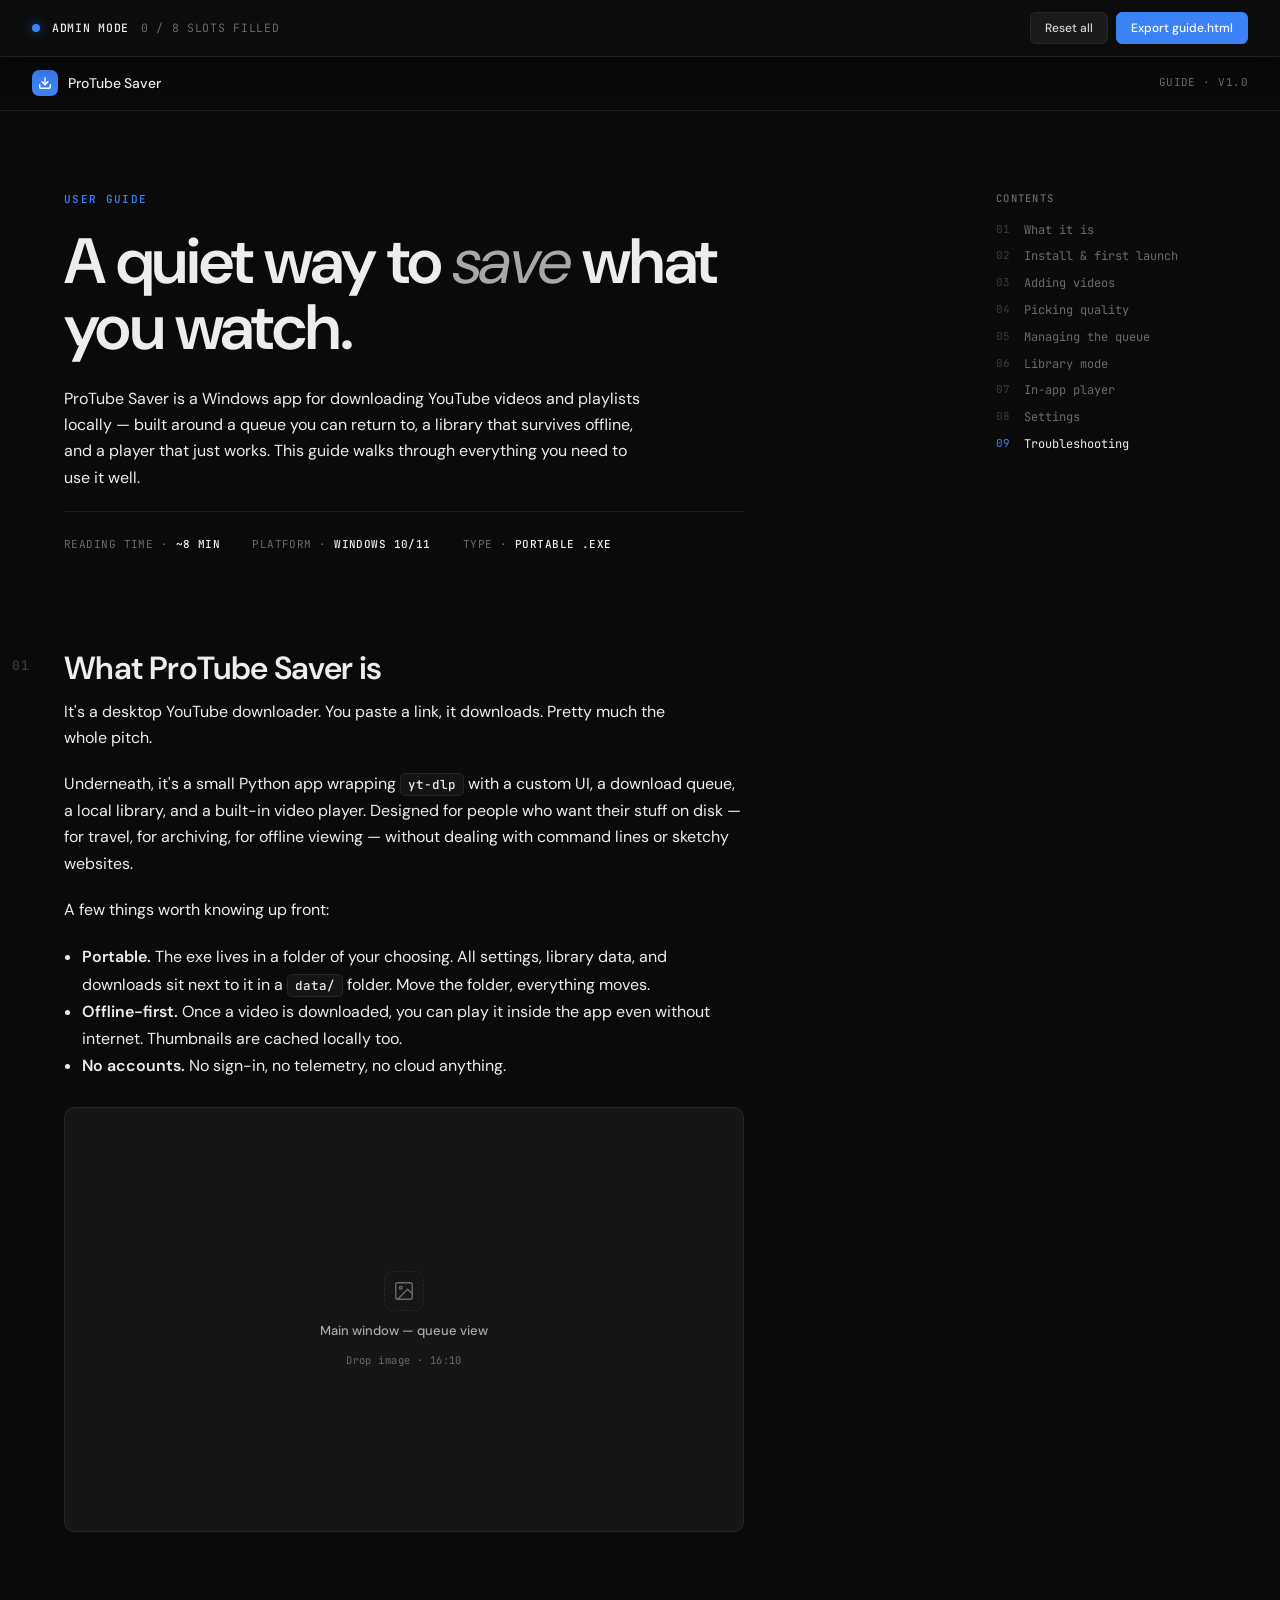
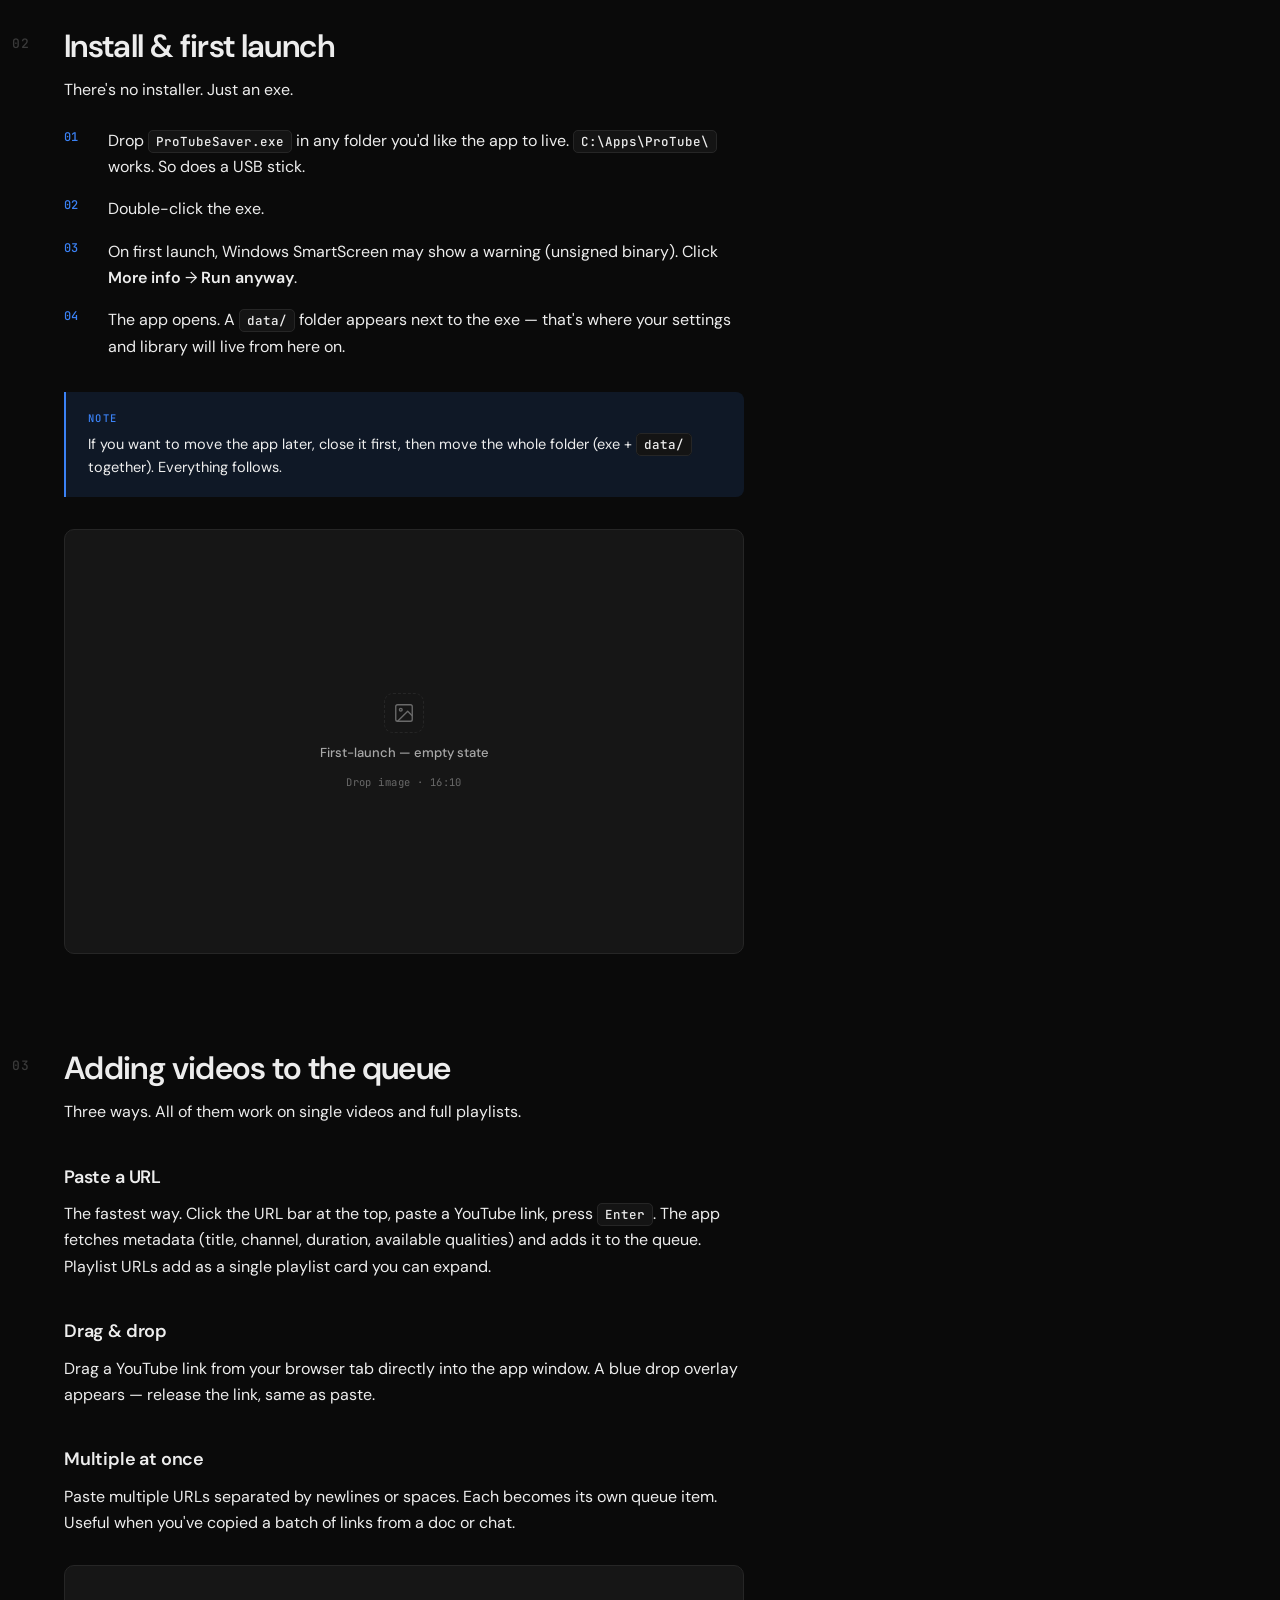
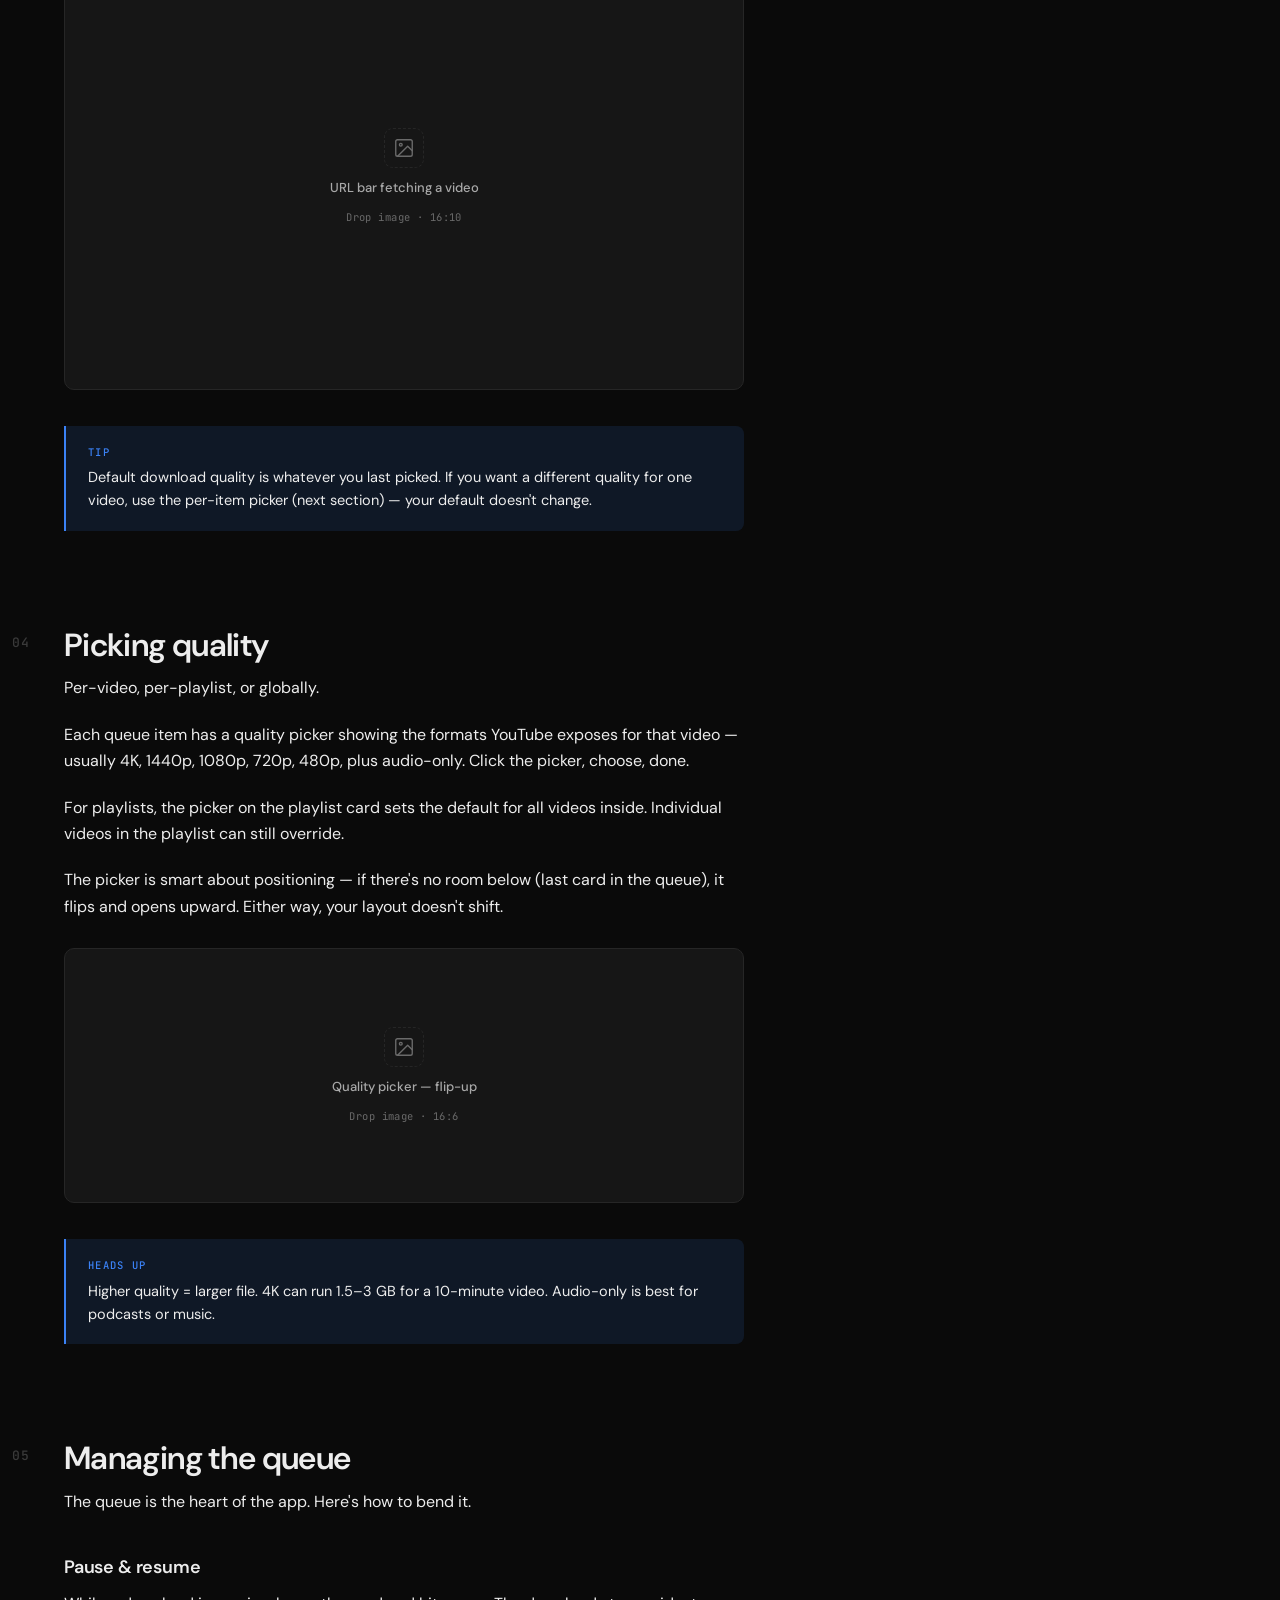
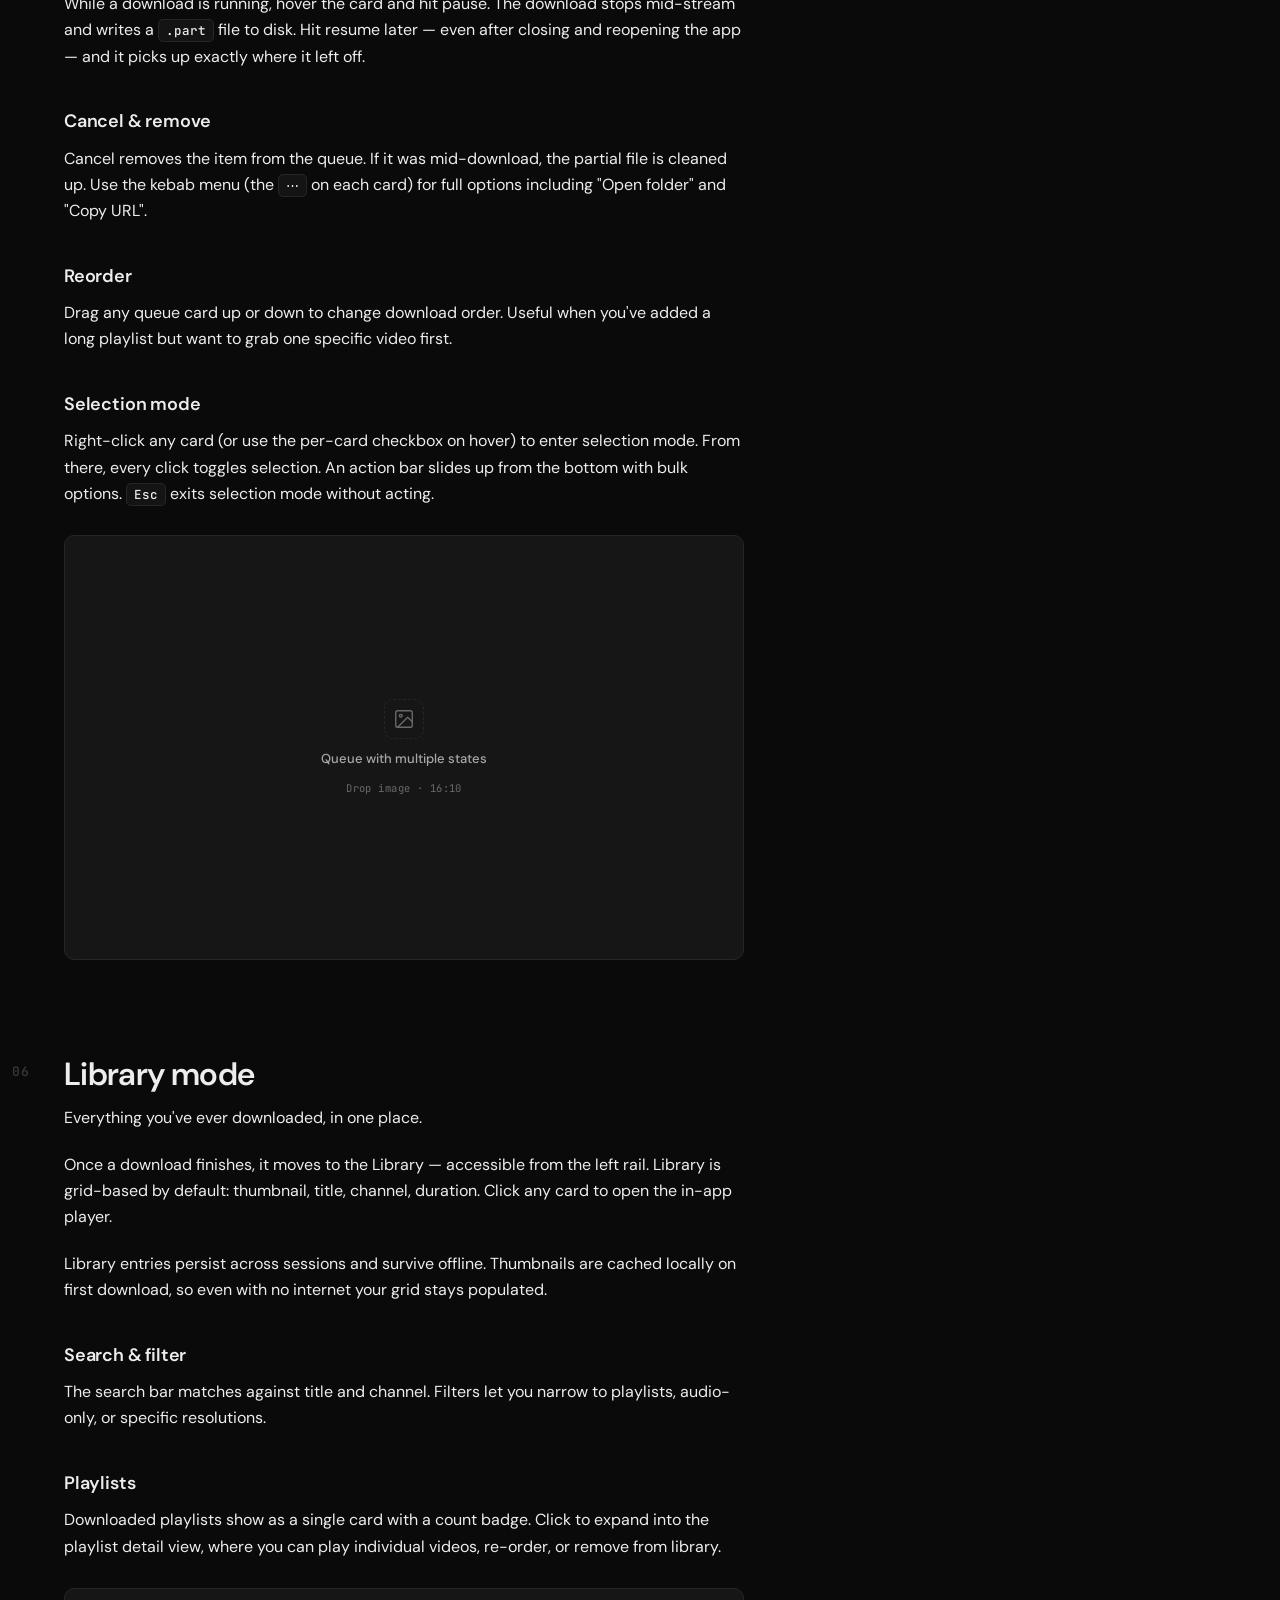
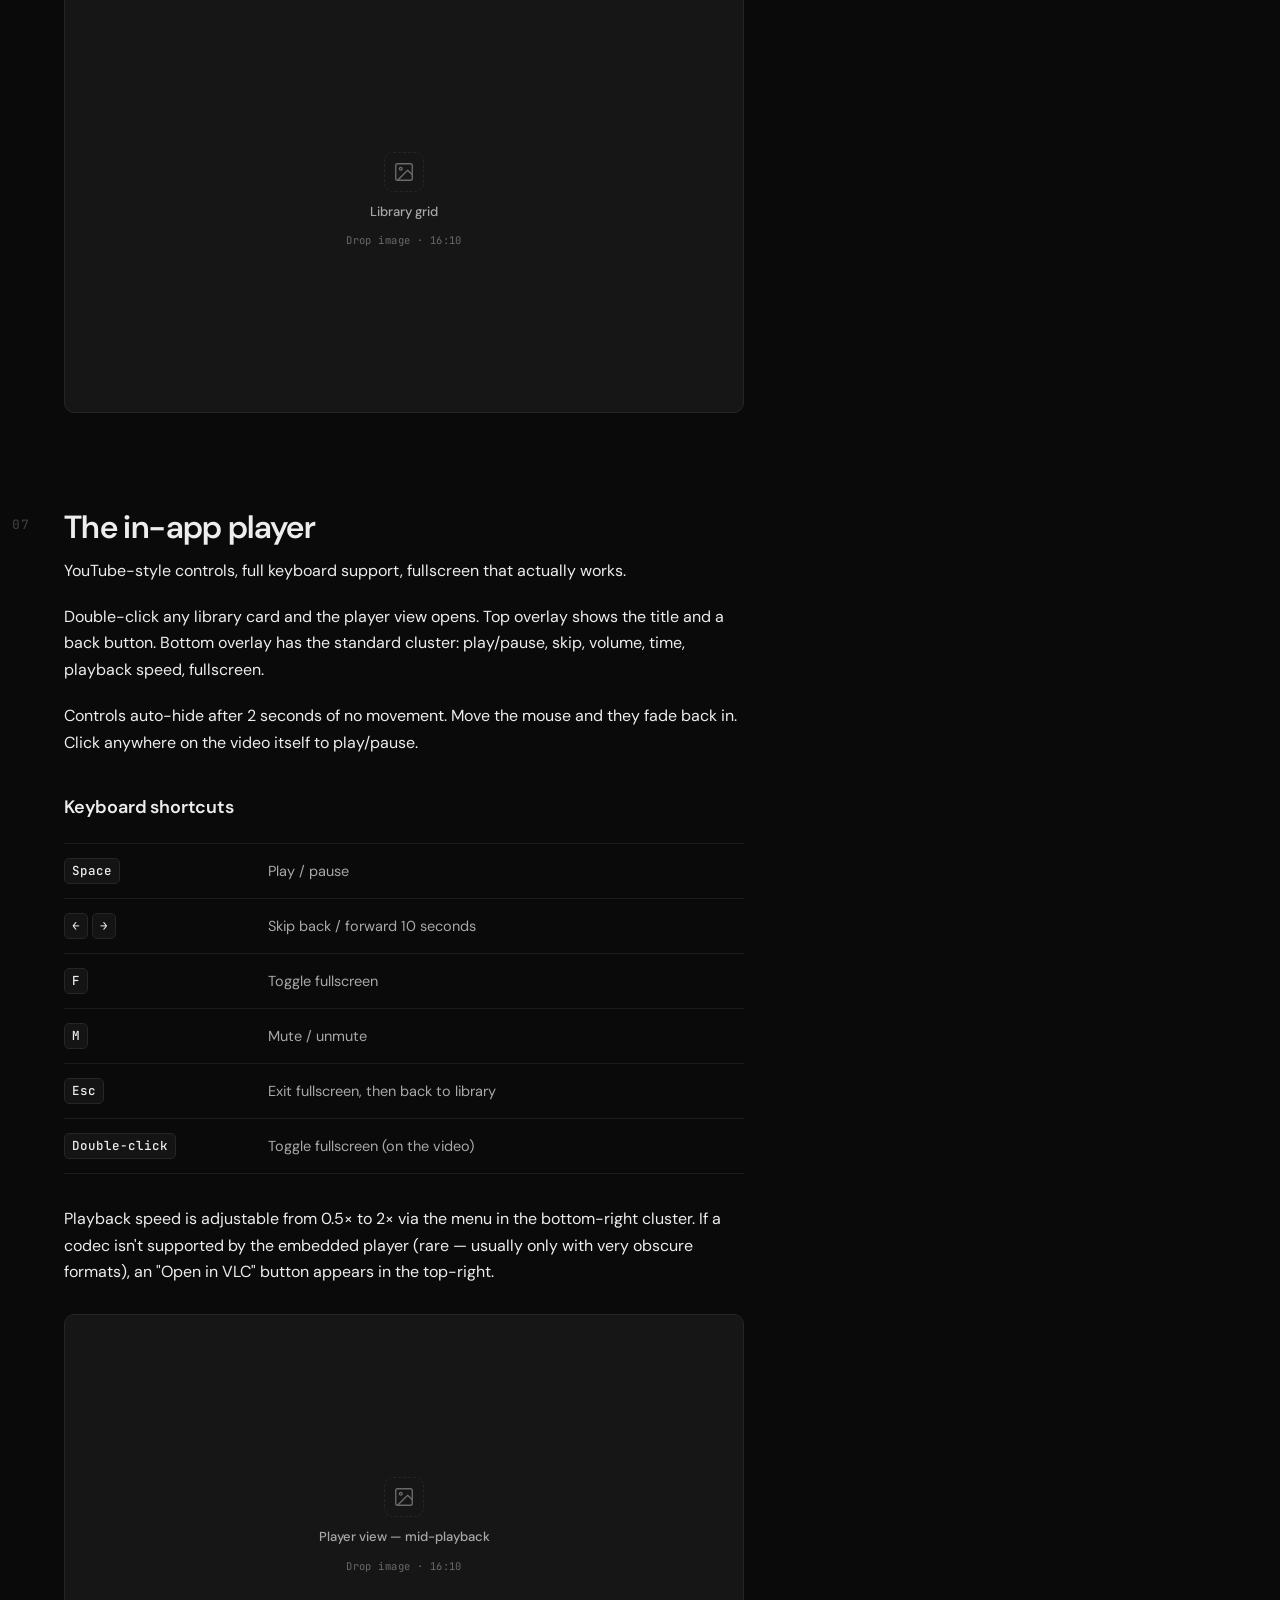
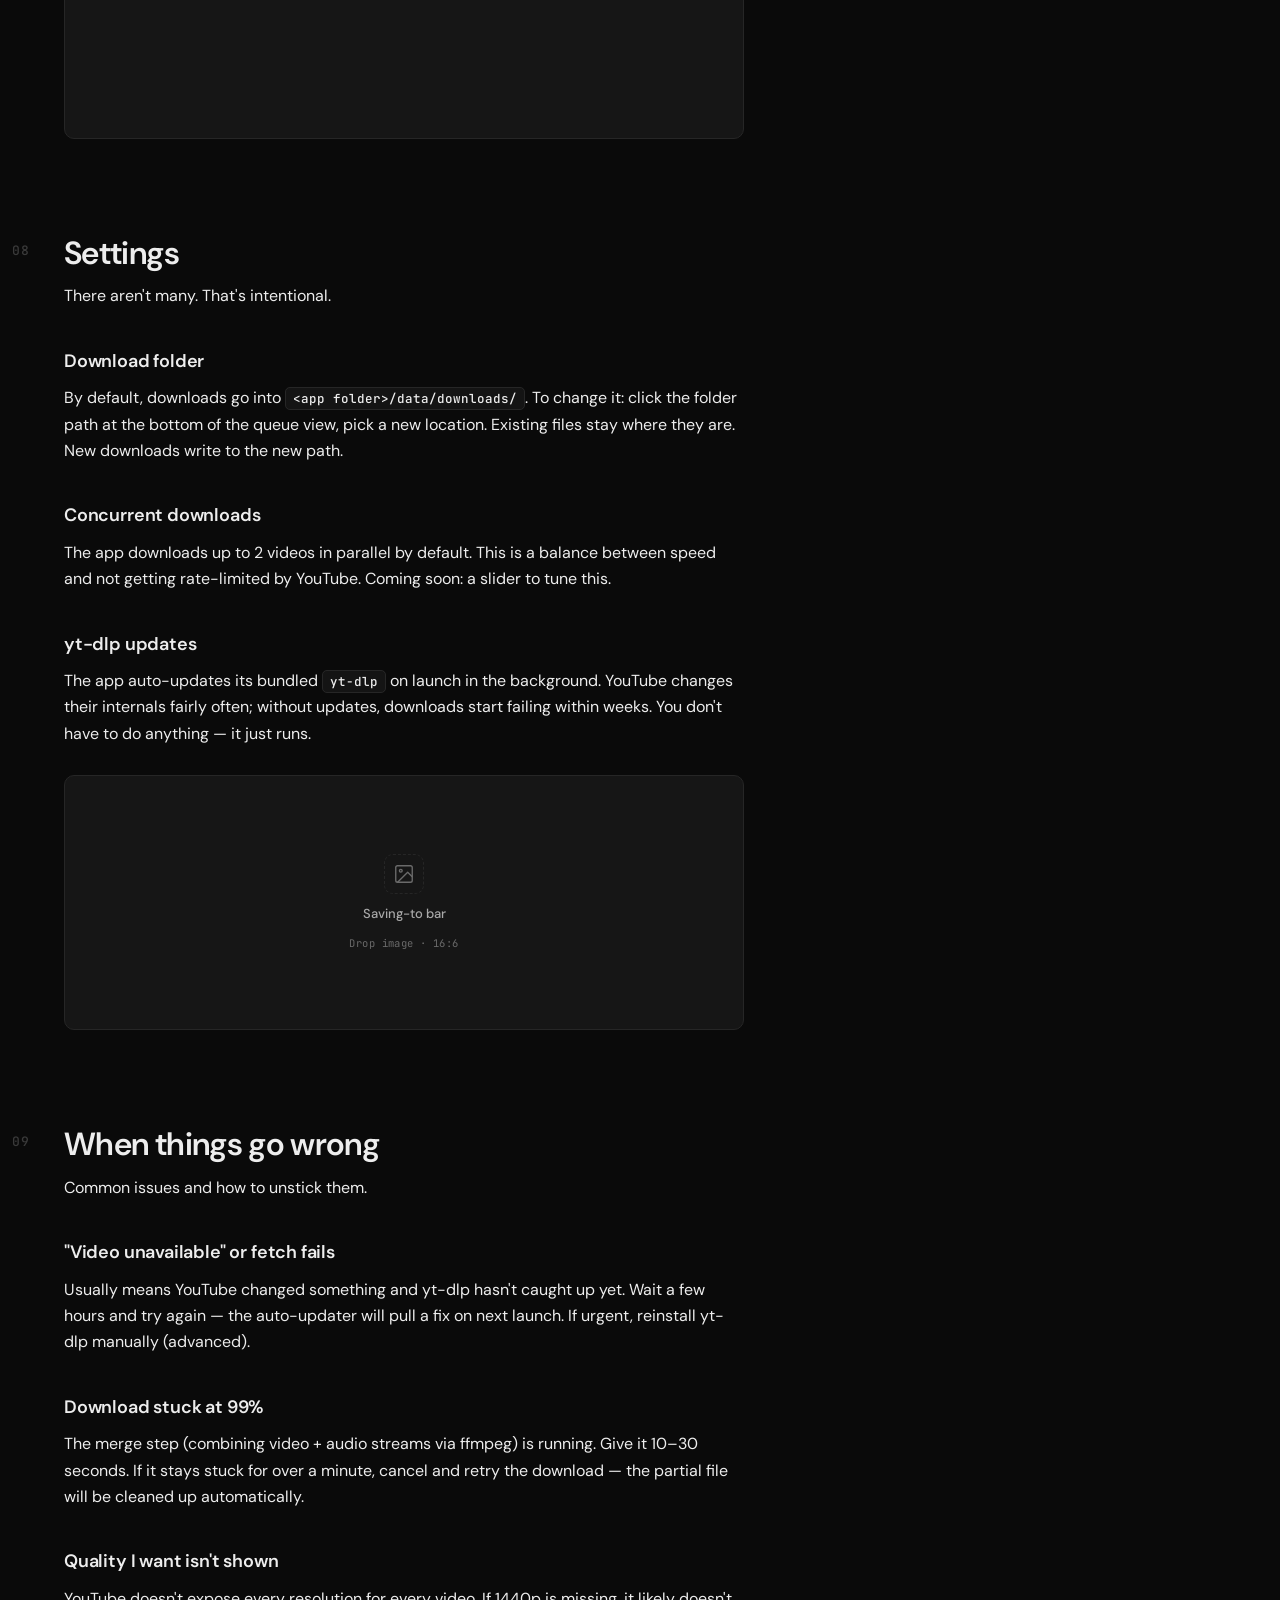
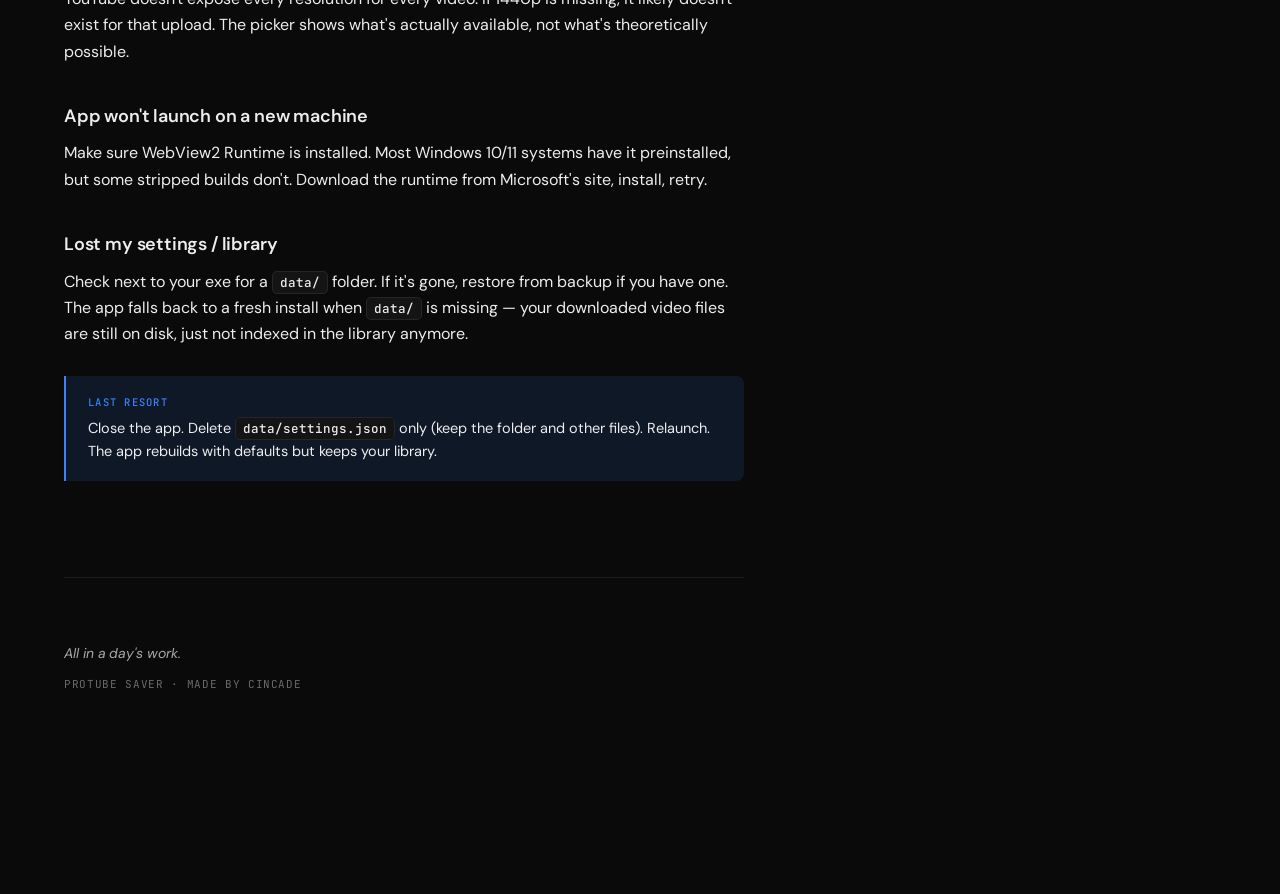
<file: docs/protube-guide-admin.html>
<!DOCTYPE html>
<html lang="en">
<head>
<meta charset="UTF-8" />
<meta name="viewport" content="width=device-width, initial-scale=1.0" />
<title>ProTube Saver — Guide · Admin</title>
<link rel="preconnect" href="https://fonts.googleapis.com">
<link rel="preconnect" href="https://fonts.gstatic.com" crossorigin>
<link href="https://fonts.googleapis.com/css2?family=DM+Sans:opsz,wght@9..40,300;9..40,400;9..40,500;9..40,600;9..40,700&family=JetBrains+Mono:wght@400;500;600&display=swap" rel="stylesheet">
<style>
    /* ============================================================
       PROTUBE SAVER — GUIDE
       Editorial-style technical doc. Visual continuity with the app:
       same near-black background, same fonts, same single-accent blue.
       Layout: asymmetric. Big mono chapter numerals hang in the left
       gutter as marginalia. Center column carries the content. Sticky
       TOC on the right tracks reading position. Designed to look
       intentional and quiet so screen recordings over it don't fight
       the underlying surface for attention.
       ============================================================ */

    :root {
        --bg: #0a0a0a;
        --bg-elev: #141414;
        --bg-card: #161616;
        --bg-input: #0f0f0f;
        --line: #262626;
        --line-soft: #1c1c1c;
        --text: #ededed;
        --text-2: #a8a8a8;
        --text-3: #6a6a6a;
        --text-4: #3a3a3a;
        --accent: #3b82f6;
        --accent-soft: rgba(59, 130, 246, 0.12);
        --accent-line: rgba(59, 130, 246, 0.32);

        /* Spacing rhythm — multiples of 4 */
        --gutter: 88px;          /* left chapter-number gutter on desktop */
        --col-content: 680px;    /* main reading column max width */
        --col-toc: 220px;        /* sticky TOC width */
        --pad-page: 64px;        /* page edge padding desktop */
    }

    * { box-sizing: border-box; }

    html, body {
        margin: 0;
        padding: 0;
        background: var(--bg);
        color: var(--text);
        font-family: 'DM Sans', -apple-system, 'Segoe UI', BlinkMacSystemFont, sans-serif;
        font-size: 16px;
        line-height: 1.6;
        font-weight: 400;
        -webkit-font-smoothing: antialiased;
        -moz-osx-font-smoothing: grayscale;
    }

    /* Subtle vignette so the page has atmosphere without
       becoming decorative. Only visible at the very top corners. */
    body::before {
        content: '';
        position: fixed;
        top: 0; left: 0; right: 0;
        height: 320px;
        background: radial-gradient(
            ellipse 80% 100% at 50% -20%,
            rgba(59, 130, 246, 0.04) 0%,
            transparent 70%
        );
        pointer-events: none;
        z-index: 0;
    }

    /* ===========================
       HEADER — sticky, minimal
       =========================== */
    .topbar {
        position: sticky;
        top: 0;
        z-index: 50;
        background: rgba(10, 10, 10, 0.86);
        backdrop-filter: blur(12px);
        -webkit-backdrop-filter: blur(12px);
        border-bottom: 1px solid var(--line-soft);
    }

    .topbar-inner {
        max-width: 1280px;
        margin: 0 auto;
        padding: 14px 32px;
        display: flex;
        align-items: center;
        justify-content: space-between;
    }

    .brand {
        display: flex;
        align-items: center;
        gap: 10px;
        font-weight: 500;
        font-size: 14px;
        letter-spacing: -0.005em;
    }

    .brand-mark {
        width: 26px;
        height: 26px;
        background: var(--accent);
        border-radius: 7px;
        display: flex;
        align-items: center;
        justify-content: center;
        color: #fff;
    }

    .brand-mark svg {
        width: 14px;
        height: 14px;
    }

    .topbar-meta {
        font-family: 'JetBrains Mono', ui-monospace, monospace;
        font-size: 11px;
        color: var(--text-3);
        letter-spacing: 0.04em;
        text-transform: uppercase;
    }

    /* ===========================
       PAGE LAYOUT
       Three-column on wide screens: gutter, content, toc
       =========================== */
    .page {
        position: relative;
        max-width: 1280px;
        margin: 0 auto;
        padding: 80px var(--pad-page) 200px;
        display: grid;
        grid-template-columns: 1fr var(--col-toc);
        gap: 64px;
    }

    .content {
        position: relative;
        max-width: var(--col-content);
    }

    /* ===========================
       HERO
       =========================== */
    .hero {
        margin-bottom: 96px;
        position: relative;
    }

    .eyebrow {
        font-family: 'JetBrains Mono', ui-monospace, monospace;
        font-size: 11px;
        font-weight: 500;
        color: var(--accent);
        letter-spacing: 0.12em;
        text-transform: uppercase;
        margin-bottom: 20px;
    }

    .hero-title {
        font-family: 'DM Sans', sans-serif;
        font-size: clamp(40px, 6vw, 64px);
        font-weight: 600;
        line-height: 1.04;
        letter-spacing: -0.025em;
        margin: 0 0 24px;
        color: var(--text);
    }

    .hero-title em {
        font-style: italic;
        font-weight: 400;
        color: var(--text-2);
    }

    .hero-lede {
        font-size: 19px;
        line-height: 1.55;
        color: var(--text-2);
        font-weight: 400;
        max-width: 580px;
        margin: 0 0 40px;
    }

    .hero-meta {
        display: flex;
        gap: 32px;
        font-family: 'JetBrains Mono', ui-monospace, monospace;
        font-size: 11px;
        color: var(--text-3);
        letter-spacing: 0.04em;
        text-transform: uppercase;
        padding-top: 24px;
        border-top: 1px solid var(--line-soft);
    }

    .hero-meta span strong {
        color: var(--text);
        font-weight: 500;
    }

    /* ===========================
       SECTIONS
       Big mono numeral hangs to the left of the content column.
       On narrow screens it collapses inline above the heading.
       =========================== */
    .section {
        position: relative;
        margin-bottom: 96px;
        scroll-margin-top: 80px;  /* offset for sticky topbar when jumping via TOC */
    }

    .section-num {
        position: absolute;
        left: calc(-1 * var(--gutter));
        top: 6px;
        font-family: 'JetBrains Mono', ui-monospace, monospace;
        font-size: 13px;
        font-weight: 500;
        color: var(--text-4);
        letter-spacing: 0.04em;
    }

    .section-num::before {
        content: '';
        display: inline-block;
        width: 24px;
        height: 1px;
        background: var(--text-4);
        vertical-align: middle;
        margin-right: 12px;
        transform: translateY(-1px);
    }

    .section-title {
        font-family: 'DM Sans', sans-serif;
        font-size: 32px;
        font-weight: 600;
        line-height: 1.15;
        letter-spacing: -0.02em;
        margin: 0 0 12px;
        color: var(--text);
    }

    .section-kicker {
        font-size: 16px;
        line-height: 1.6;
        color: var(--text-2);
        margin: 0 0 36px;
        max-width: 620px;
    }

    /* ===========================
       PROSE
       =========================== */
    .content p {
        font-size: 16px;
        line-height: 1.65;
        color: var(--text);
        margin: 0 0 20px;
    }

    .content p.muted {
        color: var(--text-2);
    }

    .content h3 {
        font-family: 'DM Sans', sans-serif;
        font-size: 18px;
        font-weight: 600;
        line-height: 1.3;
        letter-spacing: -0.01em;
        margin: 40px 0 12px;
        color: var(--text);
    }

    .content strong {
        font-weight: 600;
        color: var(--text);
    }

    .content em {
        font-style: italic;
        color: var(--text-2);
    }

    .content a {
        color: var(--accent);
        text-decoration: none;
        border-bottom: 1px solid var(--accent-line);
        transition: border-color 0.15s ease;
    }

    .content a:hover {
        border-bottom-color: var(--accent);
    }

    /* Inline keyboard / code snippets — mono, soft surface */
    .kbd, .content code {
        font-family: 'JetBrains Mono', ui-monospace, monospace;
        font-size: 12.5px;
        font-weight: 500;
        background: var(--bg-elev);
        border: 1px solid var(--line);
        padding: 2px 7px;
        border-radius: 5px;
        color: var(--text);
        white-space: nowrap;
    }

    /* Numbered step lists — replace bullets with mono indices */
    .steps {
        list-style: none;
        counter-reset: step;
        padding: 0;
        margin: 24px 0 32px;
    }

    .steps > li {
        counter-increment: step;
        position: relative;
        padding: 0 0 0 44px;
        margin-bottom: 16px;
        line-height: 1.65;
    }

    .steps > li::before {
        content: counter(step, decimal-leading-zero);
        position: absolute;
        left: 0;
        top: 0;
        font-family: 'JetBrains Mono', ui-monospace, monospace;
        font-size: 12px;
        font-weight: 500;
        color: var(--accent);
        letter-spacing: 0.02em;
    }

    /* ===========================
       SHOT SLOTS — shared between admin and exported guide.
       In the exported guide, only the IMG and the empty-state placeholder
       remain; admin overlays are stripped.
       =========================== */
    .shot {
        position: relative;
        margin: 28px 0 36px;
        background: var(--bg-card);
        border: 1px solid var(--line);
        border-radius: 10px;
        aspect-ratio: 16 / 10;
        overflow: hidden;
    }
    .shot.shot-sm { aspect-ratio: 16 / 6; }
    /* Kill the old hatch — we have real slot affordance now */
    .shot::before { display: none; }

    .shot-img {
        display: none;
        width: 100%;
        height: 100%;
        object-fit: cover;
        border-radius: 9px;
    }
    .shot[data-has-image] .shot-img { display: block; }
    .shot[data-has-image] .shot-empty { display: none; }

    .shot-empty {
        position: absolute;
        inset: 0;
        display: flex;
        flex-direction: column;
        align-items: center;
        justify-content: center;
        gap: 10px;
        text-align: center;
        padding: 24px;
        color: var(--text-3);
        pointer-events: none;
    }
    .shot-empty-icon {
        width: 40px;
        height: 40px;
        border: 1.5px dashed var(--line);
        border-radius: 9px;
        display: flex;
        align-items: center;
        justify-content: center;
        color: var(--text-3);
    }
    .shot-empty-text {
        font-family: 'DM Sans', sans-serif;
        font-size: 13px;
        color: var(--text-2);
        font-weight: 500;
    }
    .shot-empty-hint {
        font-family: 'JetBrains Mono', ui-monospace, monospace;
        font-size: 10.5px;
        color: var(--text-3);
        letter-spacing: 0.04em;
    }

    /* ===========================
       CALLOUT — for tips & notes
       =========================== */
    .callout {
        margin: 28px 0 32px;
        padding: 18px 22px;
        background: var(--accent-soft);
        border-left: 2px solid var(--accent);
        border-radius: 0 8px 8px 0;
    }

    .callout-label {
        font-family: 'JetBrains Mono', ui-monospace, monospace;
        font-size: 10.5px;
        font-weight: 500;
        color: var(--accent);
        letter-spacing: 0.12em;
        text-transform: uppercase;
        margin-bottom: 6px;
    }

    .callout p {
        margin: 0;
        font-size: 14.5px;
        line-height: 1.6;
        color: var(--text);
    }

    .callout p + p {
        margin-top: 8px;
    }

    /* ===========================
       SHORTCUT TABLE
       =========================== */
    .shortcuts {
        margin: 24px 0 32px;
        border-top: 1px solid var(--line-soft);
    }

    .shortcut-row {
        display: grid;
        grid-template-columns: 180px 1fr;
        gap: 24px;
        padding: 14px 0;
        border-bottom: 1px solid var(--line-soft);
        align-items: center;
    }

    .shortcut-keys {
        display: flex;
        gap: 4px;
        align-items: center;
        flex-wrap: wrap;
    }

    .shortcut-row .desc {
        font-size: 14.5px;
        color: var(--text-2);
        line-height: 1.5;
    }

    /* ===========================
       SIDEBAR TOC — sticky right column
       =========================== */
    .toc {
        position: sticky;
        top: 80px;
        align-self: start;
        font-family: 'JetBrains Mono', ui-monospace, monospace;
        font-size: 12px;
        line-height: 1.4;
        max-height: calc(100vh - 100px);
        overflow-y: auto;
    }

    .toc-label {
        color: var(--text-3);
        letter-spacing: 0.12em;
        text-transform: uppercase;
        font-weight: 500;
        margin-bottom: 16px;
        font-size: 10.5px;
    }

    .toc ol {
        list-style: none;
        padding: 0;
        margin: 0;
        counter-reset: toc;
    }

    .toc li {
        counter-increment: toc;
        margin-bottom: 10px;
    }

    .toc a {
        display: block;
        color: var(--text-3);
        text-decoration: none;
        padding-left: 28px;
        position: relative;
        line-height: 1.4;
        transition: color 0.15s ease;
        text-transform: none;
        letter-spacing: 0;
    }

    .toc a::before {
        content: counter(toc, decimal-leading-zero);
        position: absolute;
        left: 0;
        top: 0;
        color: var(--text-4);
        font-size: 11px;
    }

    .toc a:hover { color: var(--text); }

    .toc a.is-active {
        color: var(--text);
    }

    .toc a.is-active::before {
        color: var(--accent);
    }

    /* Outer scrollbar — subtle */
    ::-webkit-scrollbar {
        width: 10px;
    }
    ::-webkit-scrollbar-track {
        background: transparent;
    }
    ::-webkit-scrollbar-thumb {
        background: var(--line);
        border-radius: 100px;
    }
    ::-webkit-scrollbar-thumb:hover {
        background: var(--text-4);
    }

    /* ===========================
       FOOTER — the sign-off
       =========================== */
    .footer {
        max-width: var(--col-content);
        padding: 64px 0 0;
        margin-top: 64px;
        border-top: 1px solid var(--line-soft);
        font-family: 'JetBrains Mono', ui-monospace, monospace;
        font-size: 11px;
        color: var(--text-3);
        letter-spacing: 0.06em;
        text-transform: uppercase;
    }

    .footer-signoff {
        font-family: 'DM Sans', sans-serif;
        font-size: 14px;
        font-style: italic;
        color: var(--text-2);
        text-transform: none;
        letter-spacing: -0.005em;
        margin-bottom: 12px;
    }

    /* ===========================
       RESPONSIVE
       =========================== */
    @media (max-width: 1100px) {
        :root {
            --gutter: 0px;
            --pad-page: 32px;
        }
        .page {
            grid-template-columns: 1fr;
            gap: 0;
            padding-top: 56px;
        }
        .toc {
            display: none;
        }
        .section-num {
            position: static;
            display: block;
            margin-bottom: 12px;
        }
        .section-num::before {
            display: none;
        }
        .hero-title {
            font-size: clamp(36px, 9vw, 56px);
        }
    }

    @media (max-width: 600px) {
        :root {
            --pad-page: 22px;
        }
        .topbar-inner { padding: 12px 22px; }
        .hero { margin-bottom: 64px; }
        .section { margin-bottom: 72px; }
        .section-title { font-size: 26px; }
        .hero-meta { flex-wrap: wrap; gap: 16px 24px; }
        .shortcut-row {
            grid-template-columns: 1fr;
            gap: 6px;
        }
    }

    /* Subtle one-time entrance — only animates the hero, not every section,
       so scrolling stays calm. */
    @keyframes hero-fade {
        from { opacity: 0; transform: translateY(8px); }
        to { opacity: 1; transform: translateY(0); }
    }
    .hero { animation: hero-fade 0.6s ease both; }
    .hero .eyebrow { animation: hero-fade 0.6s ease both; animation-delay: 0.05s; }
    .hero-title { animation: hero-fade 0.7s ease both; animation-delay: 0.1s; }
    .hero-lede { animation: hero-fade 0.7s ease both; animation-delay: 0.18s; }
    .hero-meta { animation: hero-fade 0.7s ease both; animation-delay: 0.26s; }
</style>
<style id="admin-only">
    /* ============================================================
       ADMIN MODE — overlay UI for assembling real screenshots.
       Stripped from the exported guide.
       ============================================================ */
    body { padding-top: 56px; }

    #ab-bar {
        position: fixed;
        top: 0; left: 0; right: 0;
        background: rgba(13, 13, 13, 0.94);
        backdrop-filter: blur(14px);
        -webkit-backdrop-filter: blur(14px);
        border-bottom: 1px solid #1f1f1f;
        z-index: 200;
        box-shadow: 0 4px 24px rgba(0, 0, 0, 0.5);
    }
    .ab-inner {
        max-width: 1280px;
        margin: 0 auto;
        padding: 12px 32px;
        display: flex;
        align-items: center;
        justify-content: space-between;
        gap: 24px;
    }
    .ab-status {
        display: flex;
        align-items: center;
        gap: 12px;
        font-family: 'JetBrains Mono', ui-monospace, monospace;
        font-size: 11.5px;
        color: #a0a0a0;
        letter-spacing: 0.06em;
        text-transform: uppercase;
    }
    .ab-dot {
        width: 8px; height: 8px;
        border-radius: 100px;
        background: #3b82f6;
        box-shadow: 0 0 12px rgba(59, 130, 246, 0.6);
        animation: ab-pulse 2.4s ease-in-out infinite;
    }
    @keyframes ab-pulse {
        0%, 100% { opacity: 1; }
        50%      { opacity: 0.45; }
    }
    .ab-label   { color: #ededed; font-weight: 500; }
    .ab-progress { color: #6a6a6a; }

    .ab-actions { display: flex; gap: 8px; }
    .ab-btn {
        height: 32px;
        padding: 0 14px;
        border-radius: 6px;
        font-size: 12px;
        font-weight: 500;
        font-family: inherit;
        cursor: pointer;
        border: 1px solid #262626;
        background: #1a1a1a;
        color: #d4d4d4;
        transition: background .12s, border-color .12s;
    }
    .ab-btn:hover { background: #1f1f1f; border-color: #3a3a3a; }
    .ab-btn-primary {
        background: #3b82f6;
        border-color: #3b82f6;
        color: #fff;
    }
    .ab-btn-primary:hover { background: #2563eb; border-color: #2563eb; }

    /* Slot interactivity in admin mode */
    .shot[data-slot] {
        cursor: pointer;
        transition: border-color .14s, background .14s;
    }
    .shot[data-slot]:hover {
        border-color: rgba(59, 130, 246, 0.4);
    }
    .shot[data-slot].is-dragover {
        border-color: #3b82f6 !important;
        background: rgba(59, 130, 246, 0.06);
    }
    .shot[data-slot]:hover .shot-empty-icon {
        border-color: rgba(59, 130, 246, 0.5);
        color: #93c5fd;
    }

    /* Admin overlay (pick / replace / clear buttons) */
    .shot-admin {
        position: absolute;
        top: 12px;
        right: 12px;
        display: flex;
        gap: 6px;
        opacity: 0;
        transition: opacity .14s;
        z-index: 5;
    }
    .shot[data-slot]:hover .shot-admin { opacity: 1; }
    .shot[data-has-image] .shot-admin { opacity: 1; }

    .sa-btn {
        height: 28px;
        padding: 0 11px;
        border-radius: 6px;
        font-size: 11px;
        font-weight: 500;
        font-family: inherit;
        cursor: pointer;
        background: rgba(20, 20, 20, 0.85);
        border: 1px solid rgba(255, 255, 255, 0.1);
        color: #d4d4d4;
        backdrop-filter: blur(8px);
        -webkit-backdrop-filter: blur(8px);
    }
    .sa-btn:hover {
        background: rgba(30, 30, 30, 0.95);
        border-color: rgba(255, 255, 255, 0.22);
        color: #fff;
    }
    .sa-btn-clear:hover {
        color: #fca5a5;
        border-color: rgba(252, 165, 165, 0.4);
    }

    /* Toggle visibility of "Pick image" / "Replace" labels based on slot state */
    .sa-pick    { display: inline; }
    .sa-replace { display: none; }
    .shot[data-has-image] .sa-pick    { display: none; }
    .shot[data-has-image] .sa-replace { display: inline; }
    .shot:not([data-has-image]) .sa-btn-clear { display: none; }

    /* The empty-state placeholder needs to be visible/click-through-able even in admin mode */
    .shot-empty { pointer-events: none; }
</style>
</head>
<body>
<!-- Admin top bar — stripped on export -->
<div id="ab-bar">
    <div class="ab-inner">
        <div class="ab-status">
            <span class="ab-dot"></span>
            <span class="ab-label">Admin mode</span>
            <span class="ab-progress" id="ab-progress">0 / 8 slots filled</span>
        </div>
        <div class="ab-actions">
            <button class="ab-btn" id="ab-reset">Reset all</button>
            <button class="ab-btn ab-btn-primary" id="ab-export">Export guide.html</button>
        </div>
    </div>
</div>


<!-- Topbar — quiet brand presence -->
<header class="topbar">
    <div class="topbar-inner">
        <div class="brand">
            <div class="brand-mark">
                <!-- Same downward-arrow icon used in the app rail -->
                <svg viewBox="0 0 24 24" fill="none" stroke="currentColor" stroke-width="2.5" stroke-linecap="round" stroke-linejoin="round">
                    <path d="M21 15v4a2 2 0 0 1-2 2H5a2 2 0 0 1-2-2v-4"/>
                    <polyline points="7 10 12 15 17 10"/>
                    <line x1="12" y1="15" x2="12" y2="3"/>
                </svg>
            </div>
            <span>ProTube Saver</span>
        </div>
        <div class="topbar-meta">Guide · v1.0</div>
    </div>
</header>

<!-- Main page -->
<main class="page">
    <div class="content">

        <!-- Hero -->
        <section class="hero">
            <div class="eyebrow">User guide</div>
            <h1 class="hero-title">A quiet way to <em>save</em> what you watch.</h1>
            <p class="hero-lede">ProTube Saver is a Windows app for downloading YouTube videos and playlists locally — built around a queue you can return to, a library that survives offline, and a player that just works. This guide walks through everything you need to use it well.</p>
            <div class="hero-meta">
                <span>Reading time · <strong>~8 min</strong></span>
                <span>Platform · <strong>Windows 10/11</strong></span>
                <span>Type · <strong>Portable .exe</strong></span>
            </div>
        </section>

        <!-- 01 — What it is -->
        <section class="section" id="s01">
            <div class="section-num">01</div>
            <h2 class="section-title">What ProTube Saver is</h2>
            <p class="section-kicker">It's a desktop YouTube downloader. You paste a link, it downloads. Pretty much the whole pitch.</p>

            <p>Underneath, it's a small Python app wrapping <code>yt-dlp</code> with a custom UI, a download queue, a local library, and a built-in video player. Designed for people who want their stuff on disk — for travel, for archiving, for offline viewing — without dealing with command lines or sketchy websites.</p>

            <p>A few things worth knowing up front:</p>
            <ul style="padding-left: 18px; margin: 16px 0 24px; color: var(--text); line-height: 1.7;">
                <li><strong>Portable.</strong> The exe lives in a folder of your choosing. All settings, library data, and downloads sit next to it in a <code>data/</code> folder. Move the folder, everything moves.</li>
                <li><strong>Offline-first.</strong> Once a video is downloaded, you can play it inside the app even without internet. Thumbnails are cached locally too.</li>
                <li><strong>No accounts.</strong> No sign-in, no telemetry, no cloud anything.</li>
            </ul>

            <div class="shot" data-slot="01-main" data-aspect="16/10">
                <img class="shot-img" alt="Main window — queue view">
                <div class="shot-empty">
                    <div class="shot-empty-icon">
                        <svg width="22" height="22" viewBox="0 0 24 24" fill="none" stroke="currentColor" stroke-width="1.5" stroke-linecap="round" stroke-linejoin="round">
                            <rect x="3" y="3" width="18" height="18" rx="2"/>
                            <circle cx="8.5" cy="8.5" r="1.5"/>
                            <path d="M21 15l-5-5L5 21"/>
                        </svg>
                    </div>
                    <div class="shot-empty-text">Main window — queue view</div>
                    <div class="shot-empty-hint">Drop image · 16:10</div>
                </div>
                <input type="file" class="shot-input" accept="image/*" hidden>
                <div class="shot-admin">
                    <button class="sa-btn" data-action="pick"><span class="sa-pick">Pick image</span><span class="sa-replace">Replace</span></button>
                    <button class="sa-btn sa-btn-clear" data-action="clear">Clear</button>
                </div>
            </div>
        </section>

        <!-- 02 — Install & first launch -->
        <section class="section" id="s02">
            <div class="section-num">02</div>
            <h2 class="section-title">Install &amp; first launch</h2>
            <p class="section-kicker">There's no installer. Just an exe.</p>

            <ol class="steps">
                <li>Drop <code>ProTubeSaver.exe</code> in any folder you'd like the app to live. <code>C:\Apps\ProTube\</code> works. So does a USB stick.</li>
                <li>Double-click the exe.</li>
                <li>On first launch, Windows SmartScreen may show a warning (unsigned binary). Click <strong>More info</strong> → <strong>Run anyway</strong>.</li>
                <li>The app opens. A <code>data/</code> folder appears next to the exe — that's where your settings and library will live from here on.</li>
            </ol>

            <div class="callout">
                <div class="callout-label">Note</div>
                <p>If you want to move the app later, close it first, then move the whole folder (exe + <code>data/</code> together). Everything follows.</p>
            </div>

            <div class="shot" data-slot="02-empty" data-aspect="16/10">
                <img class="shot-img" alt="First-launch — empty state">
                <div class="shot-empty">
                    <div class="shot-empty-icon">
                        <svg width="22" height="22" viewBox="0 0 24 24" fill="none" stroke="currentColor" stroke-width="1.5" stroke-linecap="round" stroke-linejoin="round">
                            <rect x="3" y="3" width="18" height="18" rx="2"/>
                            <circle cx="8.5" cy="8.5" r="1.5"/>
                            <path d="M21 15l-5-5L5 21"/>
                        </svg>
                    </div>
                    <div class="shot-empty-text">First-launch — empty state</div>
                    <div class="shot-empty-hint">Drop image · 16:10</div>
                </div>
                <input type="file" class="shot-input" accept="image/*" hidden>
                <div class="shot-admin">
                    <button class="sa-btn" data-action="pick"><span class="sa-pick">Pick image</span><span class="sa-replace">Replace</span></button>
                    <button class="sa-btn sa-btn-clear" data-action="clear">Clear</button>
                </div>
            </div>
        </section>

        <!-- 03 — Adding videos -->
        <section class="section" id="s03">
            <div class="section-num">03</div>
            <h2 class="section-title">Adding videos to the queue</h2>
            <p class="section-kicker">Three ways. All of them work on single videos and full playlists.</p>

            <h3>Paste a URL</h3>
            <p>The fastest way. Click the URL bar at the top, paste a YouTube link, press <span class="kbd">Enter</span>. The app fetches metadata (title, channel, duration, available qualities) and adds it to the queue. Playlist URLs add as a single playlist card you can expand.</p>

            <h3>Drag &amp; drop</h3>
            <p>Drag a YouTube link from your browser tab directly into the app window. A blue drop overlay appears — release the link, same as paste.</p>

            <h3>Multiple at once</h3>
            <p>Paste multiple URLs separated by newlines or spaces. Each becomes its own queue item. Useful when you've copied a batch of links from a doc or chat.</p>

            <div class="shot" data-slot="03-fetching" data-aspect="16/10">
                <img class="shot-img" alt="URL bar fetching a video">
                <div class="shot-empty">
                    <div class="shot-empty-icon">
                        <svg width="22" height="22" viewBox="0 0 24 24" fill="none" stroke="currentColor" stroke-width="1.5" stroke-linecap="round" stroke-linejoin="round">
                            <rect x="3" y="3" width="18" height="18" rx="2"/>
                            <circle cx="8.5" cy="8.5" r="1.5"/>
                            <path d="M21 15l-5-5L5 21"/>
                        </svg>
                    </div>
                    <div class="shot-empty-text">URL bar fetching a video</div>
                    <div class="shot-empty-hint">Drop image · 16:10</div>
                </div>
                <input type="file" class="shot-input" accept="image/*" hidden>
                <div class="shot-admin">
                    <button class="sa-btn" data-action="pick"><span class="sa-pick">Pick image</span><span class="sa-replace">Replace</span></button>
                    <button class="sa-btn sa-btn-clear" data-action="clear">Clear</button>
                </div>
            </div>

            <div class="callout">
                <div class="callout-label">Tip</div>
                <p>Default download quality is whatever you last picked. If you want a different quality for one video, use the per-item picker (next section) — your default doesn't change.</p>
            </div>
        </section>

        <!-- 04 — Quality -->
        <section class="section" id="s04">
            <div class="section-num">04</div>
            <h2 class="section-title">Picking quality</h2>
            <p class="section-kicker">Per-video, per-playlist, or globally.</p>

            <p>Each queue item has a quality picker showing the formats YouTube exposes for that video — usually 4K, 1440p, 1080p, 720p, 480p, plus audio-only. Click the picker, choose, done.</p>

            <p>For playlists, the picker on the playlist card sets the default for all videos inside. Individual videos in the playlist can still override.</p>

            <p>The picker is smart about positioning — if there's no room below (last card in the queue), it flips and opens upward. Either way, your layout doesn't shift.</p>

            <div class="shot shot-sm" data-slot="04-quality" data-aspect="16/6">
                <img class="shot-img" alt="Quality picker — flip-up">
                <div class="shot-empty">
                    <div class="shot-empty-icon">
                        <svg width="22" height="22" viewBox="0 0 24 24" fill="none" stroke="currentColor" stroke-width="1.5" stroke-linecap="round" stroke-linejoin="round">
                            <rect x="3" y="3" width="18" height="18" rx="2"/>
                            <circle cx="8.5" cy="8.5" r="1.5"/>
                            <path d="M21 15l-5-5L5 21"/>
                        </svg>
                    </div>
                    <div class="shot-empty-text">Quality picker — flip-up</div>
                    <div class="shot-empty-hint">Drop image · 16:6</div>
                </div>
                <input type="file" class="shot-input" accept="image/*" hidden>
                <div class="shot-admin">
                    <button class="sa-btn" data-action="pick"><span class="sa-pick">Pick image</span><span class="sa-replace">Replace</span></button>
                    <button class="sa-btn sa-btn-clear" data-action="clear">Clear</button>
                </div>
            </div>

            <div class="callout">
                <div class="callout-label">Heads up</div>
                <p>Higher quality = larger file. 4K can run 1.5–3 GB for a 10-minute video. Audio-only is best for podcasts or music.</p>
            </div>
        </section>

        <!-- 05 — Managing the queue -->
        <section class="section" id="s05">
            <div class="section-num">05</div>
            <h2 class="section-title">Managing the queue</h2>
            <p class="section-kicker">The queue is the heart of the app. Here's how to bend it.</p>

            <h3>Pause &amp; resume</h3>
            <p>While a download is running, hover the card and hit pause. The download stops mid-stream and writes a <code>.part</code> file to disk. Hit resume later — even after closing and reopening the app — and it picks up exactly where it left off.</p>

            <h3>Cancel &amp; remove</h3>
            <p>Cancel removes the item from the queue. If it was mid-download, the partial file is cleaned up. Use the kebab menu (the <code>⋯</code> on each card) for full options including "Open folder" and "Copy URL".</p>

            <h3>Reorder</h3>
            <p>Drag any queue card up or down to change download order. Useful when you've added a long playlist but want to grab one specific video first.</p>

            <h3>Selection mode</h3>
            <p>Right-click any card (or use the per-card checkbox on hover) to enter selection mode. From there, every click toggles selection. An action bar slides up from the bottom with bulk options. <span class="kbd">Esc</span> exits selection mode without acting.</p>

            <div class="shot" data-slot="05-multistate" data-aspect="16/10">
                <img class="shot-img" alt="Queue with multiple states">
                <div class="shot-empty">
                    <div class="shot-empty-icon">
                        <svg width="22" height="22" viewBox="0 0 24 24" fill="none" stroke="currentColor" stroke-width="1.5" stroke-linecap="round" stroke-linejoin="round">
                            <rect x="3" y="3" width="18" height="18" rx="2"/>
                            <circle cx="8.5" cy="8.5" r="1.5"/>
                            <path d="M21 15l-5-5L5 21"/>
                        </svg>
                    </div>
                    <div class="shot-empty-text">Queue with multiple states</div>
                    <div class="shot-empty-hint">Drop image · 16:10</div>
                </div>
                <input type="file" class="shot-input" accept="image/*" hidden>
                <div class="shot-admin">
                    <button class="sa-btn" data-action="pick"><span class="sa-pick">Pick image</span><span class="sa-replace">Replace</span></button>
                    <button class="sa-btn sa-btn-clear" data-action="clear">Clear</button>
                </div>
            </div>
        </section>

        <!-- 06 — Library mode -->
        <section class="section" id="s06">
            <div class="section-num">06</div>
            <h2 class="section-title">Library mode</h2>
            <p class="section-kicker">Everything you've ever downloaded, in one place.</p>

            <p>Once a download finishes, it moves to the Library — accessible from the left rail. Library is grid-based by default: thumbnail, title, channel, duration. Click any card to open the in-app player.</p>

            <p>Library entries persist across sessions and survive offline. Thumbnails are cached locally on first download, so even with no internet your grid stays populated.</p>

            <h3>Search &amp; filter</h3>
            <p>The search bar matches against title and channel. Filters let you narrow to playlists, audio-only, or specific resolutions.</p>

            <h3>Playlists</h3>
            <p>Downloaded playlists show as a single card with a count badge. Click to expand into the playlist detail view, where you can play individual videos, re-order, or remove from library.</p>

            <div class="shot" data-slot="06-library" data-aspect="16/10">
                <img class="shot-img" alt="Library grid">
                <div class="shot-empty">
                    <div class="shot-empty-icon">
                        <svg width="22" height="22" viewBox="0 0 24 24" fill="none" stroke="currentColor" stroke-width="1.5" stroke-linecap="round" stroke-linejoin="round">
                            <rect x="3" y="3" width="18" height="18" rx="2"/>
                            <circle cx="8.5" cy="8.5" r="1.5"/>
                            <path d="M21 15l-5-5L5 21"/>
                        </svg>
                    </div>
                    <div class="shot-empty-text">Library grid</div>
                    <div class="shot-empty-hint">Drop image · 16:10</div>
                </div>
                <input type="file" class="shot-input" accept="image/*" hidden>
                <div class="shot-admin">
                    <button class="sa-btn" data-action="pick"><span class="sa-pick">Pick image</span><span class="sa-replace">Replace</span></button>
                    <button class="sa-btn sa-btn-clear" data-action="clear">Clear</button>
                </div>
            </div>
        </section>

        <!-- 07 — In-app player -->
        <section class="section" id="s07">
            <div class="section-num">07</div>
            <h2 class="section-title">The in-app player</h2>
            <p class="section-kicker">YouTube-style controls, full keyboard support, fullscreen that actually works.</p>

            <p>Double-click any library card and the player view opens. Top overlay shows the title and a back button. Bottom overlay has the standard cluster: play/pause, skip, volume, time, playback speed, fullscreen.</p>

            <p>Controls auto-hide after 2 seconds of no movement. Move the mouse and they fade back in. Click anywhere on the video itself to play/pause.</p>

            <h3>Keyboard shortcuts</h3>
            <div class="shortcuts">
                <div class="shortcut-row">
                    <div class="shortcut-keys"><span class="kbd">Space</span></div>
                    <div class="desc">Play / pause</div>
                </div>
                <div class="shortcut-row">
                    <div class="shortcut-keys"><span class="kbd">←</span><span class="kbd">→</span></div>
                    <div class="desc">Skip back / forward 10 seconds</div>
                </div>
                <div class="shortcut-row">
                    <div class="shortcut-keys"><span class="kbd">F</span></div>
                    <div class="desc">Toggle fullscreen</div>
                </div>
                <div class="shortcut-row">
                    <div class="shortcut-keys"><span class="kbd">M</span></div>
                    <div class="desc">Mute / unmute</div>
                </div>
                <div class="shortcut-row">
                    <div class="shortcut-keys"><span class="kbd">Esc</span></div>
                    <div class="desc">Exit fullscreen, then back to library</div>
                </div>
                <div class="shortcut-row">
                    <div class="shortcut-keys"><span class="kbd">Double-click</span></div>
                    <div class="desc">Toggle fullscreen (on the video)</div>
                </div>
            </div>

            <p>Playback speed is adjustable from 0.5× to 2× via the menu in the bottom-right cluster. If a codec isn't supported by the embedded player (rare — usually only with very obscure formats), an "Open in VLC" button appears in the top-right.</p>

            <div class="shot" data-slot="07-player" data-aspect="16/10">
                <img class="shot-img" alt="Player view — mid-playback">
                <div class="shot-empty">
                    <div class="shot-empty-icon">
                        <svg width="22" height="22" viewBox="0 0 24 24" fill="none" stroke="currentColor" stroke-width="1.5" stroke-linecap="round" stroke-linejoin="round">
                            <rect x="3" y="3" width="18" height="18" rx="2"/>
                            <circle cx="8.5" cy="8.5" r="1.5"/>
                            <path d="M21 15l-5-5L5 21"/>
                        </svg>
                    </div>
                    <div class="shot-empty-text">Player view — mid-playback</div>
                    <div class="shot-empty-hint">Drop image · 16:10</div>
                </div>
                <input type="file" class="shot-input" accept="image/*" hidden>
                <div class="shot-admin">
                    <button class="sa-btn" data-action="pick"><span class="sa-pick">Pick image</span><span class="sa-replace">Replace</span></button>
                    <button class="sa-btn sa-btn-clear" data-action="clear">Clear</button>
                </div>
            </div>
        </section>

        <!-- 08 — Settings -->
        <section class="section" id="s08">
            <div class="section-num">08</div>
            <h2 class="section-title">Settings</h2>
            <p class="section-kicker">There aren't many. That's intentional.</p>

            <h3>Download folder</h3>
            <p>By default, downloads go into <code>&lt;app folder&gt;/data/downloads/</code>. To change it: click the folder path at the bottom of the queue view, pick a new location. Existing files stay where they are. New downloads write to the new path.</p>

            <h3>Concurrent downloads</h3>
            <p>The app downloads up to 2 videos in parallel by default. This is a balance between speed and not getting rate-limited by YouTube. Coming soon: a slider to tune this.</p>

            <h3>yt-dlp updates</h3>
            <p>The app auto-updates its bundled <code>yt-dlp</code> on launch in the background. YouTube changes their internals fairly often; without updates, downloads start failing within weeks. You don't have to do anything — it just runs.</p>

            <div class="shot shot-sm" data-slot="08-savingto" data-aspect="16/6">
                <img class="shot-img" alt="Saving-to bar">
                <div class="shot-empty">
                    <div class="shot-empty-icon">
                        <svg width="22" height="22" viewBox="0 0 24 24" fill="none" stroke="currentColor" stroke-width="1.5" stroke-linecap="round" stroke-linejoin="round">
                            <rect x="3" y="3" width="18" height="18" rx="2"/>
                            <circle cx="8.5" cy="8.5" r="1.5"/>
                            <path d="M21 15l-5-5L5 21"/>
                        </svg>
                    </div>
                    <div class="shot-empty-text">Saving-to bar</div>
                    <div class="shot-empty-hint">Drop image · 16:6</div>
                </div>
                <input type="file" class="shot-input" accept="image/*" hidden>
                <div class="shot-admin">
                    <button class="sa-btn" data-action="pick"><span class="sa-pick">Pick image</span><span class="sa-replace">Replace</span></button>
                    <button class="sa-btn sa-btn-clear" data-action="clear">Clear</button>
                </div>
            </div>
        </section>

        <!-- 09 — Troubleshooting -->
        <section class="section" id="s09">
            <div class="section-num">09</div>
            <h2 class="section-title">When things go wrong</h2>
            <p class="section-kicker">Common issues and how to unstick them.</p>

            <h3>"Video unavailable" or fetch fails</h3>
            <p>Usually means YouTube changed something and yt-dlp hasn't caught up yet. Wait a few hours and try again — the auto-updater will pull a fix on next launch. If urgent, reinstall yt-dlp manually (advanced).</p>

            <h3>Download stuck at 99%</h3>
            <p>The merge step (combining video + audio streams via ffmpeg) is running. Give it 10–30 seconds. If it stays stuck for over a minute, cancel and retry the download — the partial file will be cleaned up automatically.</p>

            <h3>Quality I want isn't shown</h3>
            <p>YouTube doesn't expose every resolution for every video. If 1440p is missing, it likely doesn't exist for that upload. The picker shows what's actually available, not what's theoretically possible.</p>

            <h3>App won't launch on a new machine</h3>
            <p>Make sure WebView2 Runtime is installed. Most Windows 10/11 systems have it preinstalled, but some stripped builds don't. Download the runtime from Microsoft's site, install, retry.</p>

            <h3>Lost my settings / library</h3>
            <p>Check next to your exe for a <code>data/</code> folder. If it's gone, restore from backup if you have one. The app falls back to a fresh install when <code>data/</code> is missing — your downloaded video files are still on disk, just not indexed in the library anymore.</p>

            <div class="callout">
                <div class="callout-label">Last resort</div>
                <p>Close the app. Delete <code>data/settings.json</code> only (keep the folder and other files). Relaunch. The app rebuilds with defaults but keeps your library.</p>
            </div>
        </section>

        <!-- Footer -->
        <footer class="footer">
            <div class="footer-signoff">All in a day's work.</div>
            <div>ProTube Saver · made by Cincade</div>
        </footer>

    </div>

    <!-- Sticky table of contents -->
    <aside class="toc">
        <div class="toc-label">Contents</div>
        <ol>
            <li><a href="#s01" data-target="s01">What it is</a></li>
            <li><a href="#s02" data-target="s02">Install &amp; first launch</a></li>
            <li><a href="#s03" data-target="s03">Adding videos</a></li>
            <li><a href="#s04" data-target="s04">Picking quality</a></li>
            <li><a href="#s05" data-target="s05">Managing the queue</a></li>
            <li><a href="#s06" data-target="s06">Library mode</a></li>
            <li><a href="#s07" data-target="s07">In-app player</a></li>
            <li><a href="#s08" data-target="s08">Settings</a></li>
            <li><a href="#s09" data-target="s09">Troubleshooting</a></li>
        </ol>
    </aside>
</main>

<script>
    // Highlight the TOC entry whose section is currently most-visible.
    // Uses IntersectionObserver so this is cheap — no scroll listener.
    (function () {
        const sections = document.querySelectorAll('.section');
        const links = document.querySelectorAll('.toc a');

        function setActive(id) {
            links.forEach(a => {
                a.classList.toggle('is-active', a.dataset.target === id);
            });
        }

        // Default the first section as active so something is highlighted on load
        if (links.length) links[0].classList.add('is-active');

        const observer = new IntersectionObserver((entries) => {
            // Pick the entry closest to the top of the viewport that's currently
            // intersecting. Multiple sections can intersect during scroll; we want
            // the one whose top is highest while still visible.
            const visible = entries
                .filter(e => e.isIntersecting)
                .sort((a, b) => a.target.getBoundingClientRect().top - b.target.getBoundingClientRect().top);
            if (visible.length) {
                setActive(visible[0].target.id);
            }
        }, {
            rootMargin: '-80px 0px -60% 0px',  // top offset for sticky header, bottom keeps current section "active" longer
            threshold: 0,
        });

        sections.forEach(s => observer.observe(s));

        // Smooth-scroll TOC clicks (CSS scroll-margin-top handles the offset)
        links.forEach(a => {
            a.addEventListener('click', (e) => {
                const id = a.dataset.target;
                const target = document.getElementById(id);
                if (target) {
                    e.preventDefault();
                    target.scrollIntoView({ behavior: 'smooth', block: 'start' });
                    setActive(id);
                    history.replaceState(null, '', '#' + id);
                }
            });
        });
    })();
</script>

<script id="admin-script">
(function () {
    'use strict';

    // We use IndexedDB rather than localStorage because base64 images quickly
    // blow past the 5–10 MB localStorage quota. IDB has gigabyte-scale headroom.
    var DB_NAME = 'protube-guide-admin';
    var DB_STORE = 'slots';

    function openDB() {
        return new Promise(function (resolve, reject) {
            var req = indexedDB.open(DB_NAME, 1);
            req.onupgradeneeded = function () {
                req.result.createObjectStore(DB_STORE);
            };
            req.onsuccess = function () { resolve(req.result); };
            req.onerror   = function () { reject(req.error); };
        });
    }
    function idbGet(key) {
        return openDB().then(function (db) {
            return new Promise(function (resolve, reject) {
                var tx = db.transaction(DB_STORE, 'readonly');
                var st = tx.objectStore(DB_STORE);
                var r  = st.get(key);
                r.onsuccess = function () { resolve(r.result); };
                r.onerror   = function () { reject(r.error); };
            });
        });
    }
    function idbSet(key, value) {
        return openDB().then(function (db) {
            return new Promise(function (resolve, reject) {
                var tx = db.transaction(DB_STORE, 'readwrite');
                var st = tx.objectStore(DB_STORE);
                var r  = st.put(value, key);
                r.onsuccess = function () { resolve(); };
                r.onerror   = function () { reject(r.error); };
            });
        });
    }
    function idbDelete(key) {
        return openDB().then(function (db) {
            return new Promise(function (resolve, reject) {
                var tx = db.transaction(DB_STORE, 'readwrite');
                var st = tx.objectStore(DB_STORE);
                var r  = st.delete(key);
                r.onsuccess = function () { resolve(); };
                r.onerror   = function () { reject(r.error); };
            });
        });
    }
    function idbClear() {
        return openDB().then(function (db) {
            return new Promise(function (resolve, reject) {
                var tx = db.transaction(DB_STORE, 'readwrite');
                var st = tx.objectStore(DB_STORE);
                var r  = st.clear();
                r.onsuccess = function () { resolve(); };
                r.onerror   = function () { reject(r.error); };
            });
        });
    }

    var slots       = Array.prototype.slice.call(document.querySelectorAll('.shot[data-slot]'));
    var progressEl  = document.getElementById('ab-progress');
    var exportBtn   = document.getElementById('ab-export');
    var resetBtn    = document.getElementById('ab-reset');

    function setSlotImage(slot, dataUrl) {
        var img = slot.querySelector('.shot-img');
        if (!img) return;
        img.src = dataUrl;
        slot.setAttribute('data-has-image', '');
    }
    function clearSlotImage(slot) {
        var img = slot.querySelector('.shot-img');
        if (img) img.removeAttribute('src');
        slot.removeAttribute('data-has-image');
    }
    function refreshProgress() {
        var filled = document.querySelectorAll('.shot[data-has-image]').length;
        progressEl.textContent = filled + ' / ' + slots.length + ' slots filled';
    }

    function readFile(file, slot) {
        if (!file || !file.type || file.type.indexOf('image/') !== 0) {
            alert('That doesn\'t look like an image. Drop a PNG, JPG, or WebP.');
            return;
        }
        var reader = new FileReader();
        reader.onload = function (e) {
            var dataUrl = e.target.result;
            setSlotImage(slot, dataUrl);
            idbSet(slot.getAttribute('data-slot'), dataUrl)
                .catch(function (err) {
                    console.error('IDB set failed', err);
                    alert('Saving failed: ' + (err && err.message ? err.message : err));
                });
            refreshProgress();
        };
        reader.onerror = function () {
            alert('Failed to read file.');
        };
        reader.readAsDataURL(file);
    }

    slots.forEach(function (slot) {
        var input = slot.querySelector('.shot-input');

        slot.addEventListener('click', function (e) {
            var actionEl = e.target.closest('[data-action]');
            if (actionEl) {
                if (actionEl.dataset.action === 'clear') {
                    e.stopPropagation();
                    if (!confirm('Clear this image?')) return;
                    clearSlotImage(slot);
                    idbDelete(slot.getAttribute('data-slot'));
                    refreshProgress();
                    return;
                }
                // pick / replace -> open file picker
            }
            input.click();
        });

        input.addEventListener('change', function (e) {
            var f = e.target.files && e.target.files[0];
            if (f) readFile(f, slot);
            input.value = '';
        });

        // Drag/drop on each slot
        slot.addEventListener('dragenter', function (e) {
            e.preventDefault();
            slot.classList.add('is-dragover');
        });
        slot.addEventListener('dragover', function (e) {
            e.preventDefault();
            if (e.dataTransfer) e.dataTransfer.dropEffect = 'copy';
        });
        slot.addEventListener('dragleave', function (e) {
            if (slot.contains(e.relatedTarget)) return;
            slot.classList.remove('is-dragover');
        });
        slot.addEventListener('drop', function (e) {
            e.preventDefault();
            slot.classList.remove('is-dragover');
            var f = e.dataTransfer && e.dataTransfer.files && e.dataTransfer.files[0];
            if (f) readFile(f, slot);
        });
    });

    // Reset all
    resetBtn.addEventListener('click', function () {
        if (!confirm('Clear ALL uploaded images? This cannot be undone.')) return;
        slots.forEach(clearSlotImage);
        idbClear();
        refreshProgress();
    });

    // Export bundled guide.html
    exportBtn.addEventListener('click', function () {
        var clone = document.documentElement.cloneNode(true);

        // Remove admin-only chrome
        var bar = clone.querySelector('#ab-bar');                 if (bar)    bar.remove();
        var as  = clone.querySelector('style#admin-only');        if (as)     as.remove();
        var ascr = clone.querySelector('script#admin-script');    if (ascr)   ascr.remove();

        // Strip per-slot admin overlays + file inputs
        clone.querySelectorAll('.shot[data-slot]').forEach(function (slot) {
            slot.querySelectorAll('.shot-input, .shot-admin').forEach(function (el) { el.remove(); });
            // Tidy: production export shouldn't carry the editor-y data-aspect attr
            slot.removeAttribute('data-aspect');
            // For empty slots, swap the editor copy for a quiet "pending" placeholder
            if (!slot.hasAttribute('data-has-image')) {
                var empty = slot.querySelector('.shot-empty');
                if (empty) {
                    empty.innerHTML =
                        '<div style="font-family: \'JetBrains Mono\', ui-monospace, monospace; font-size: 10.5px; color: #3a3a3a; letter-spacing: 0.06em; text-transform: uppercase;">Screenshot pending</div>';
                }
            }
        });

        var title = clone.querySelector('title');
        if (title) title.textContent = 'ProTube Saver — Guide';

        var html = '<!DOCTYPE html>\n' + clone.outerHTML;
        var blob = new Blob([html], { type: 'text/html;charset=utf-8' });
        var url  = URL.createObjectURL(blob);
        var a    = document.createElement('a');
        a.href = url;
        a.download = 'protube-guide.html';
        document.body.appendChild(a);
        a.click();
        document.body.removeChild(a);
        URL.revokeObjectURL(url);
    });

    // Restore on load
    Promise.all(slots.map(function (slot) {
        return idbGet(slot.getAttribute('data-slot')).then(function (data) {
            if (data) setSlotImage(slot, data);
        });
    })).then(refreshProgress);
})();
</script>
</body>
</html>
</file>
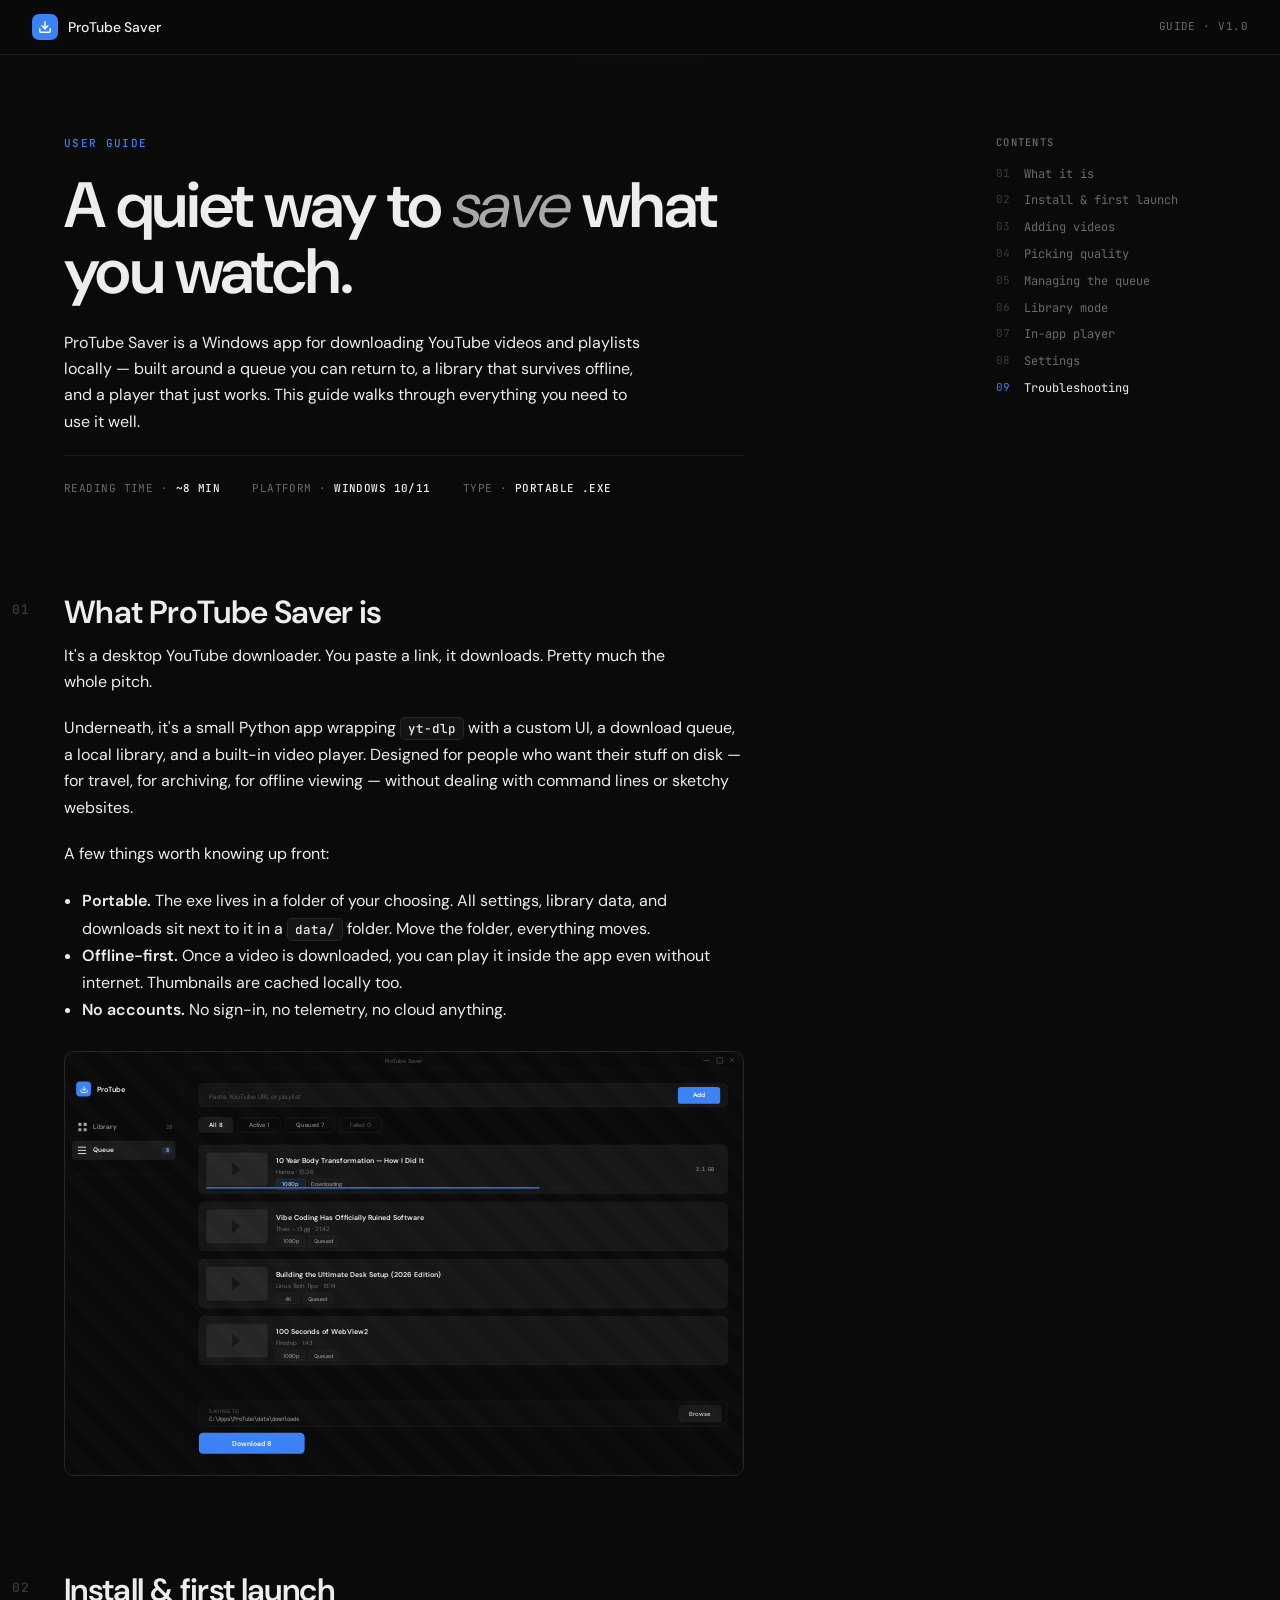
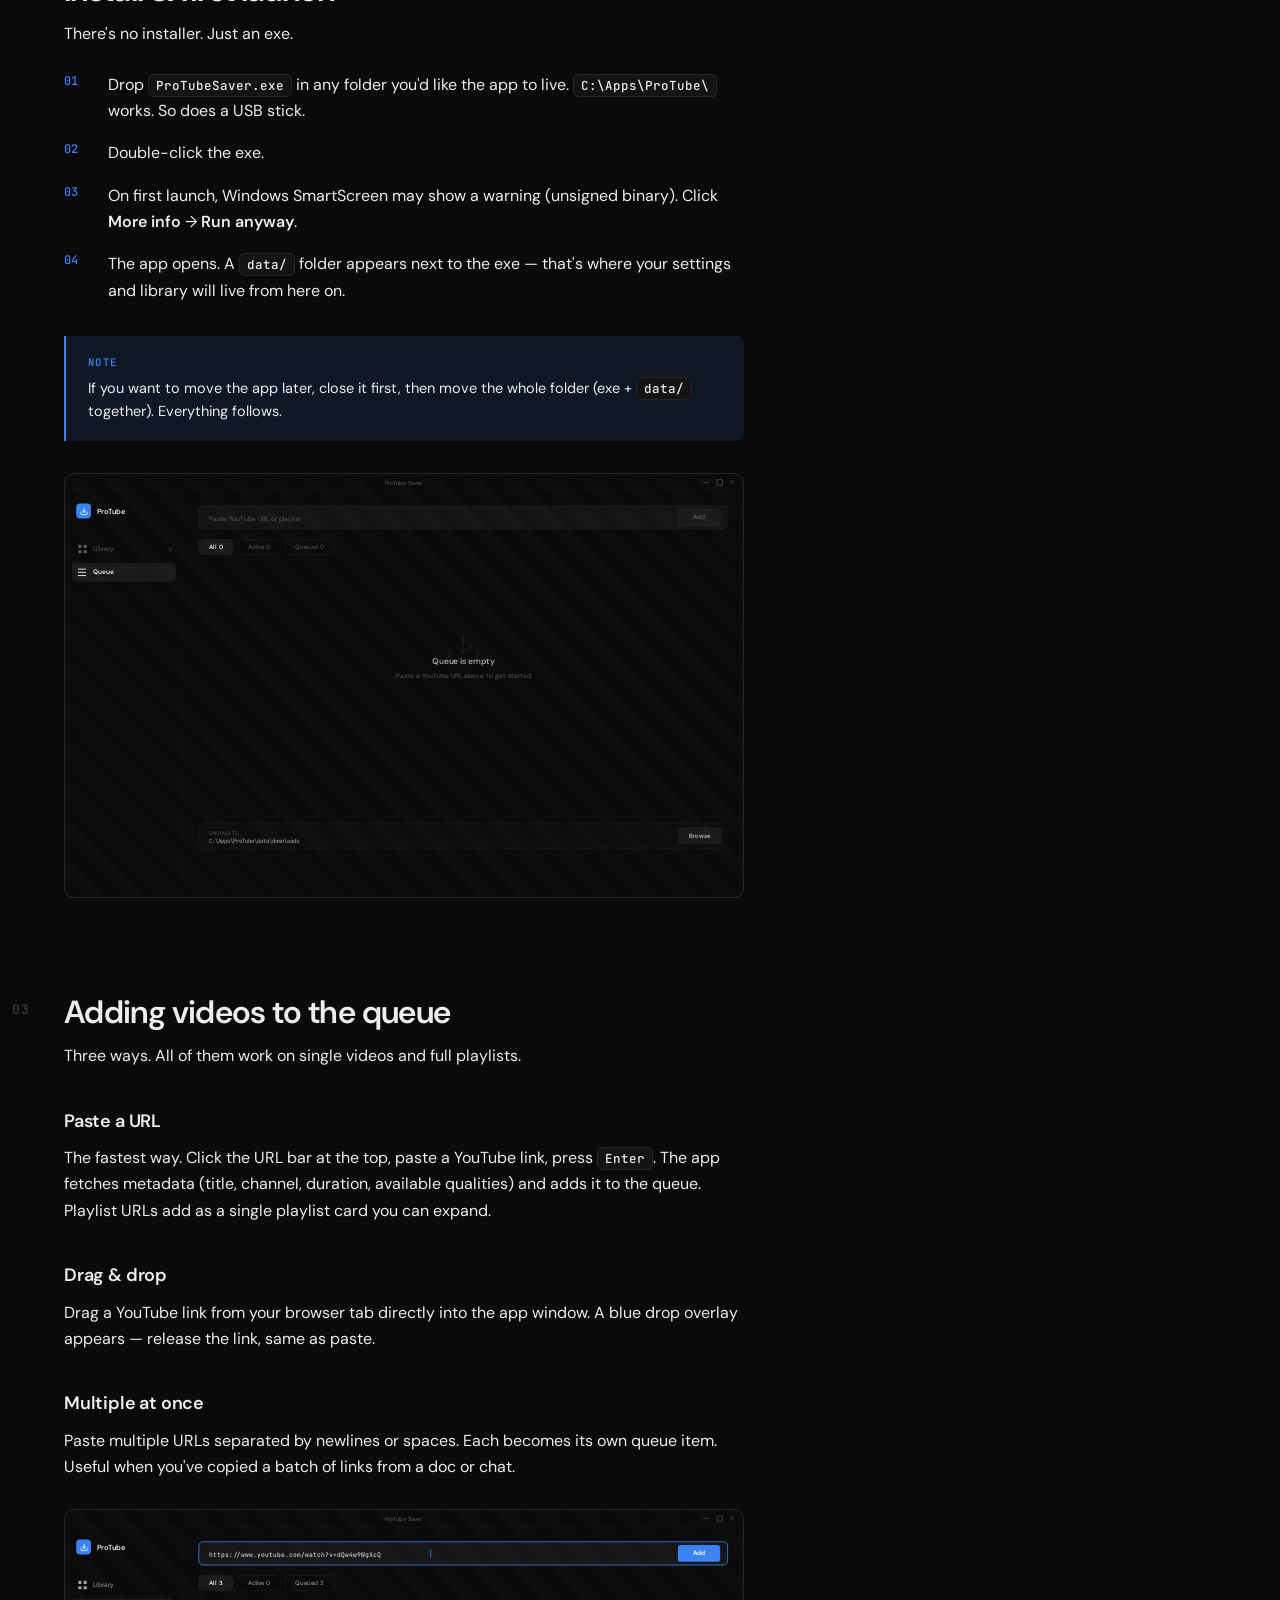
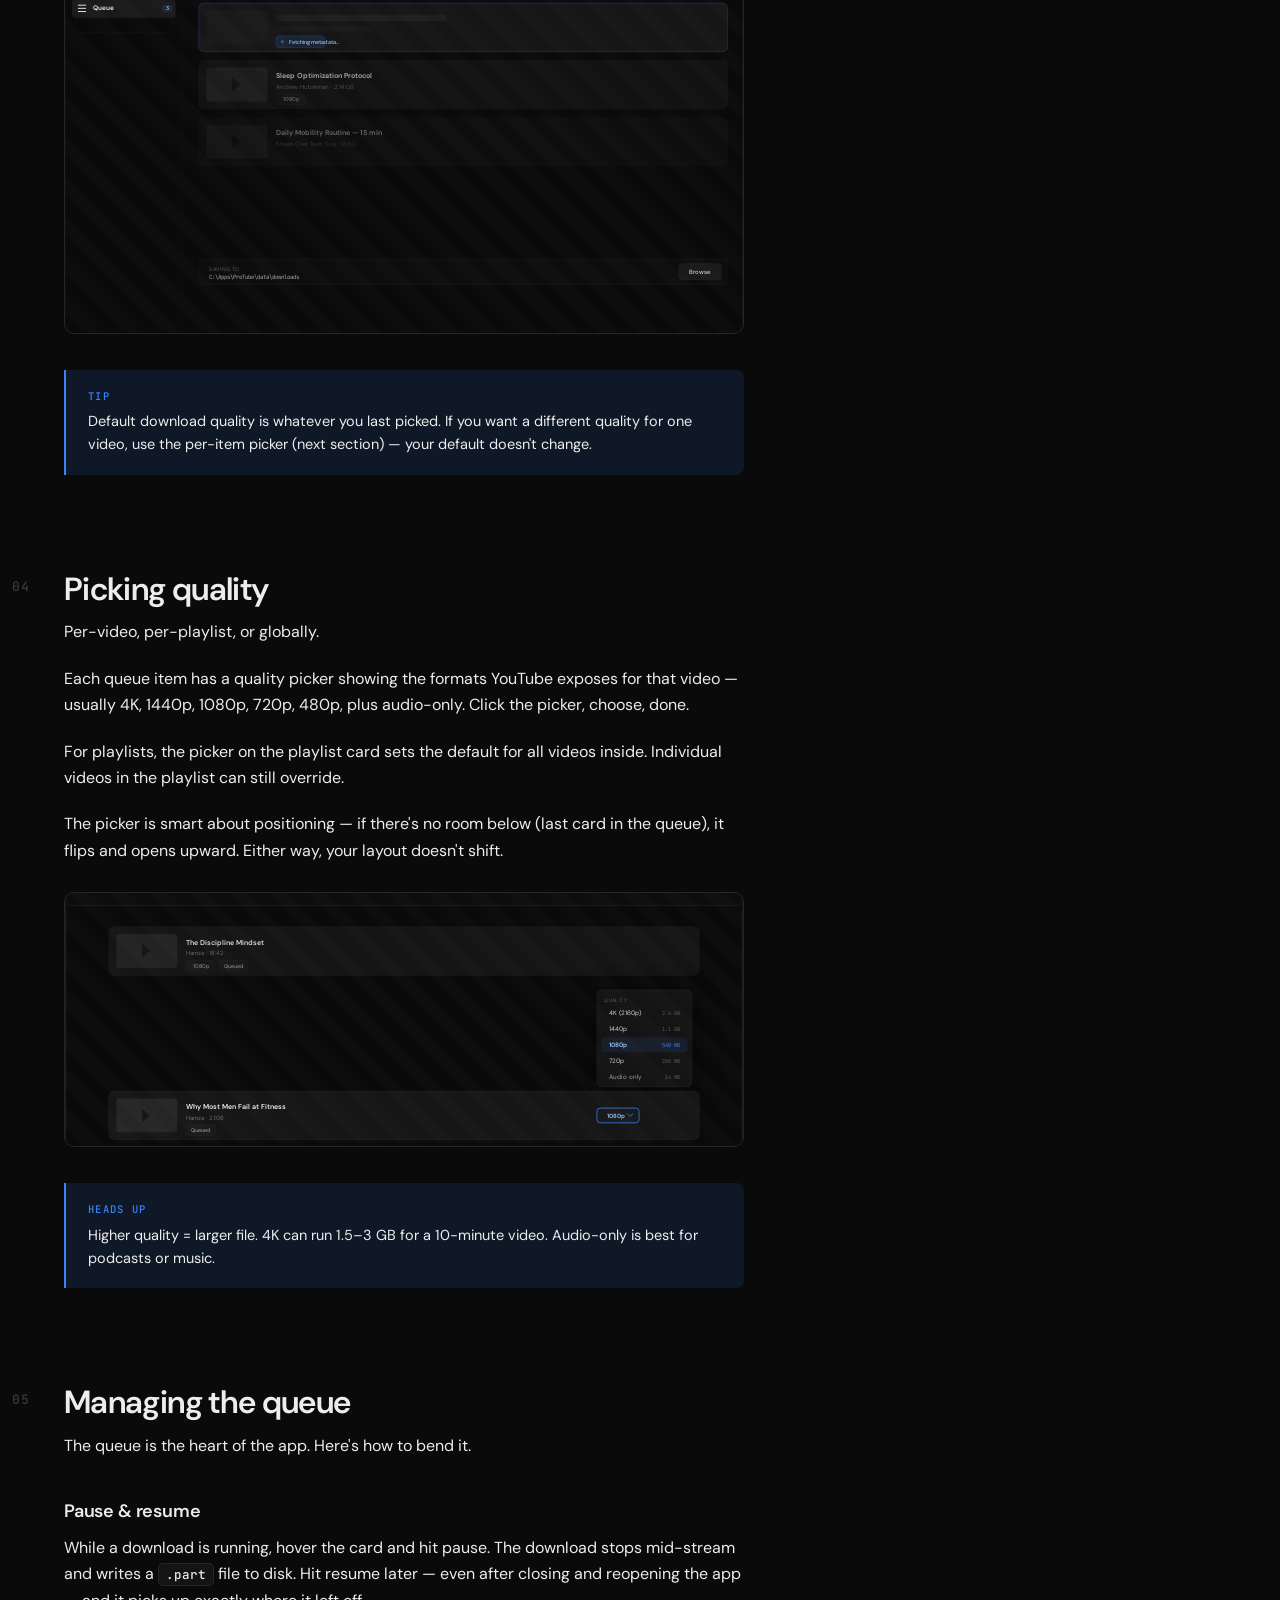
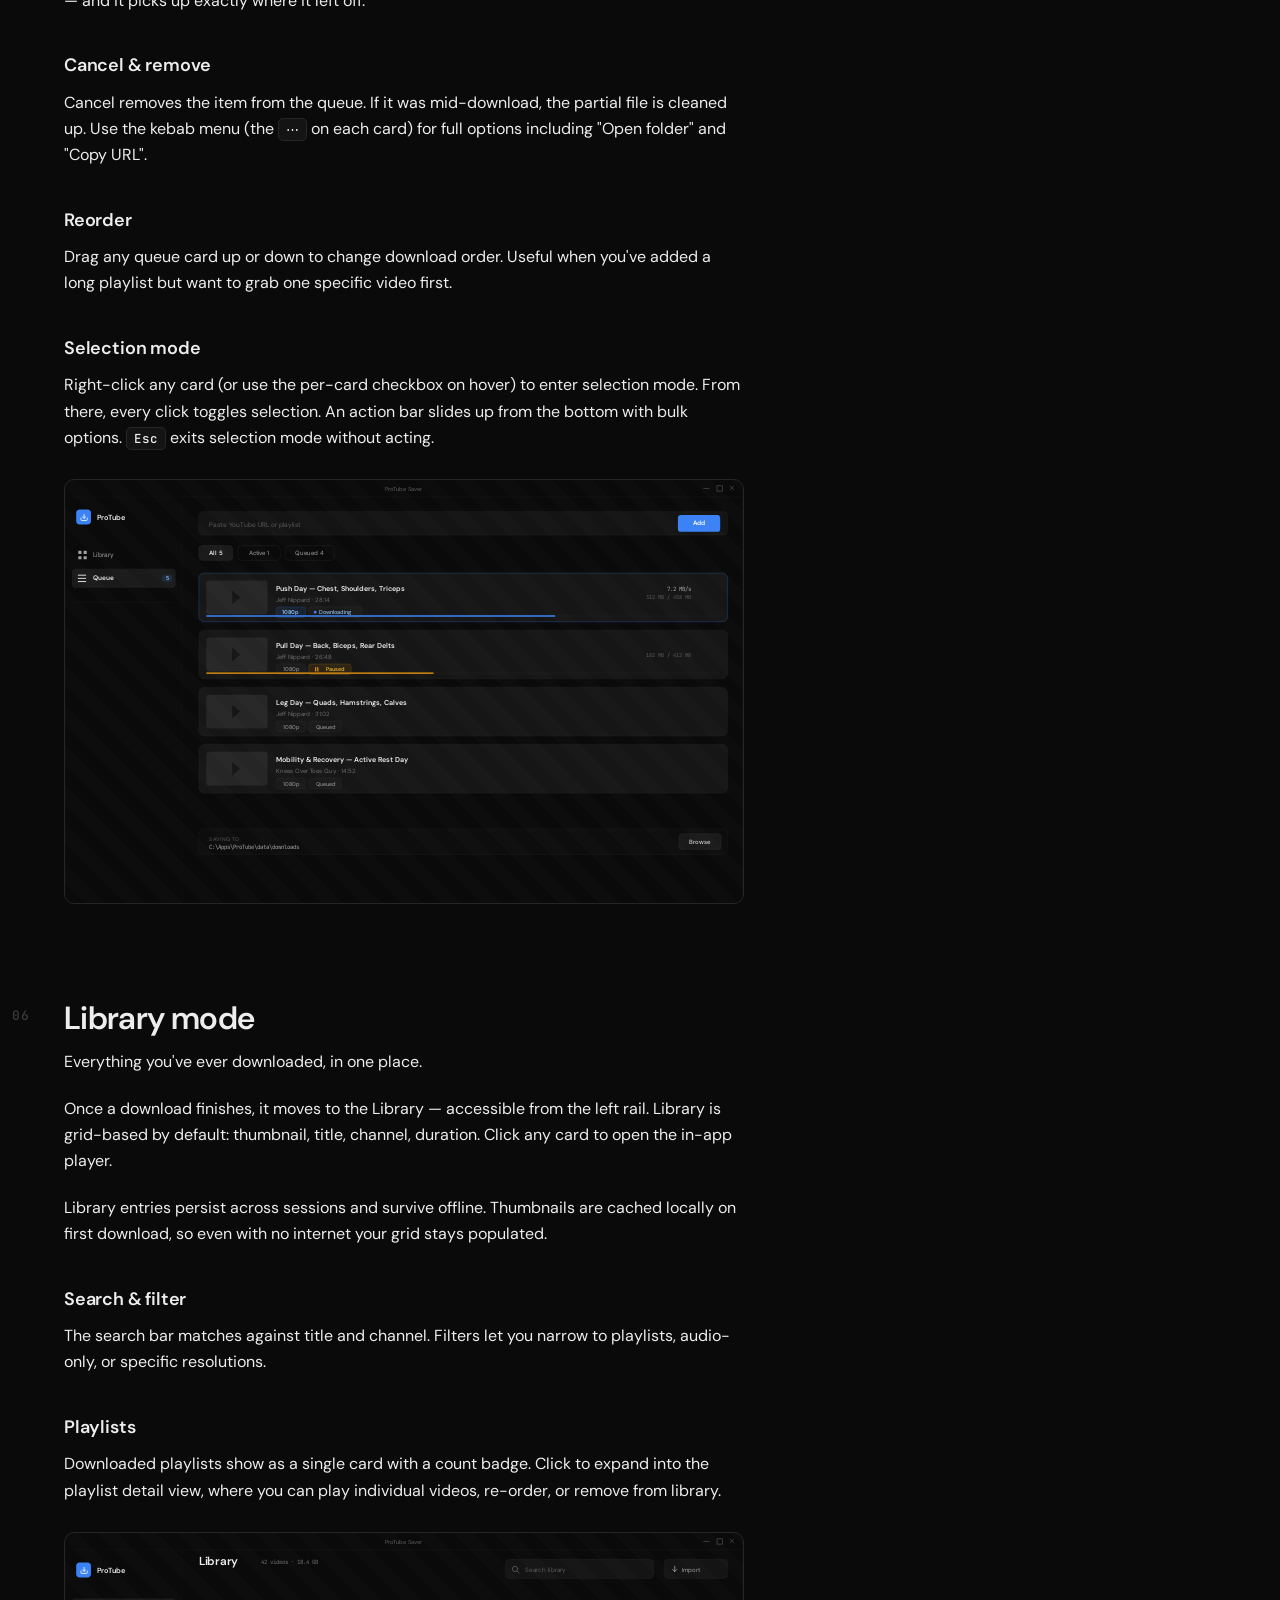
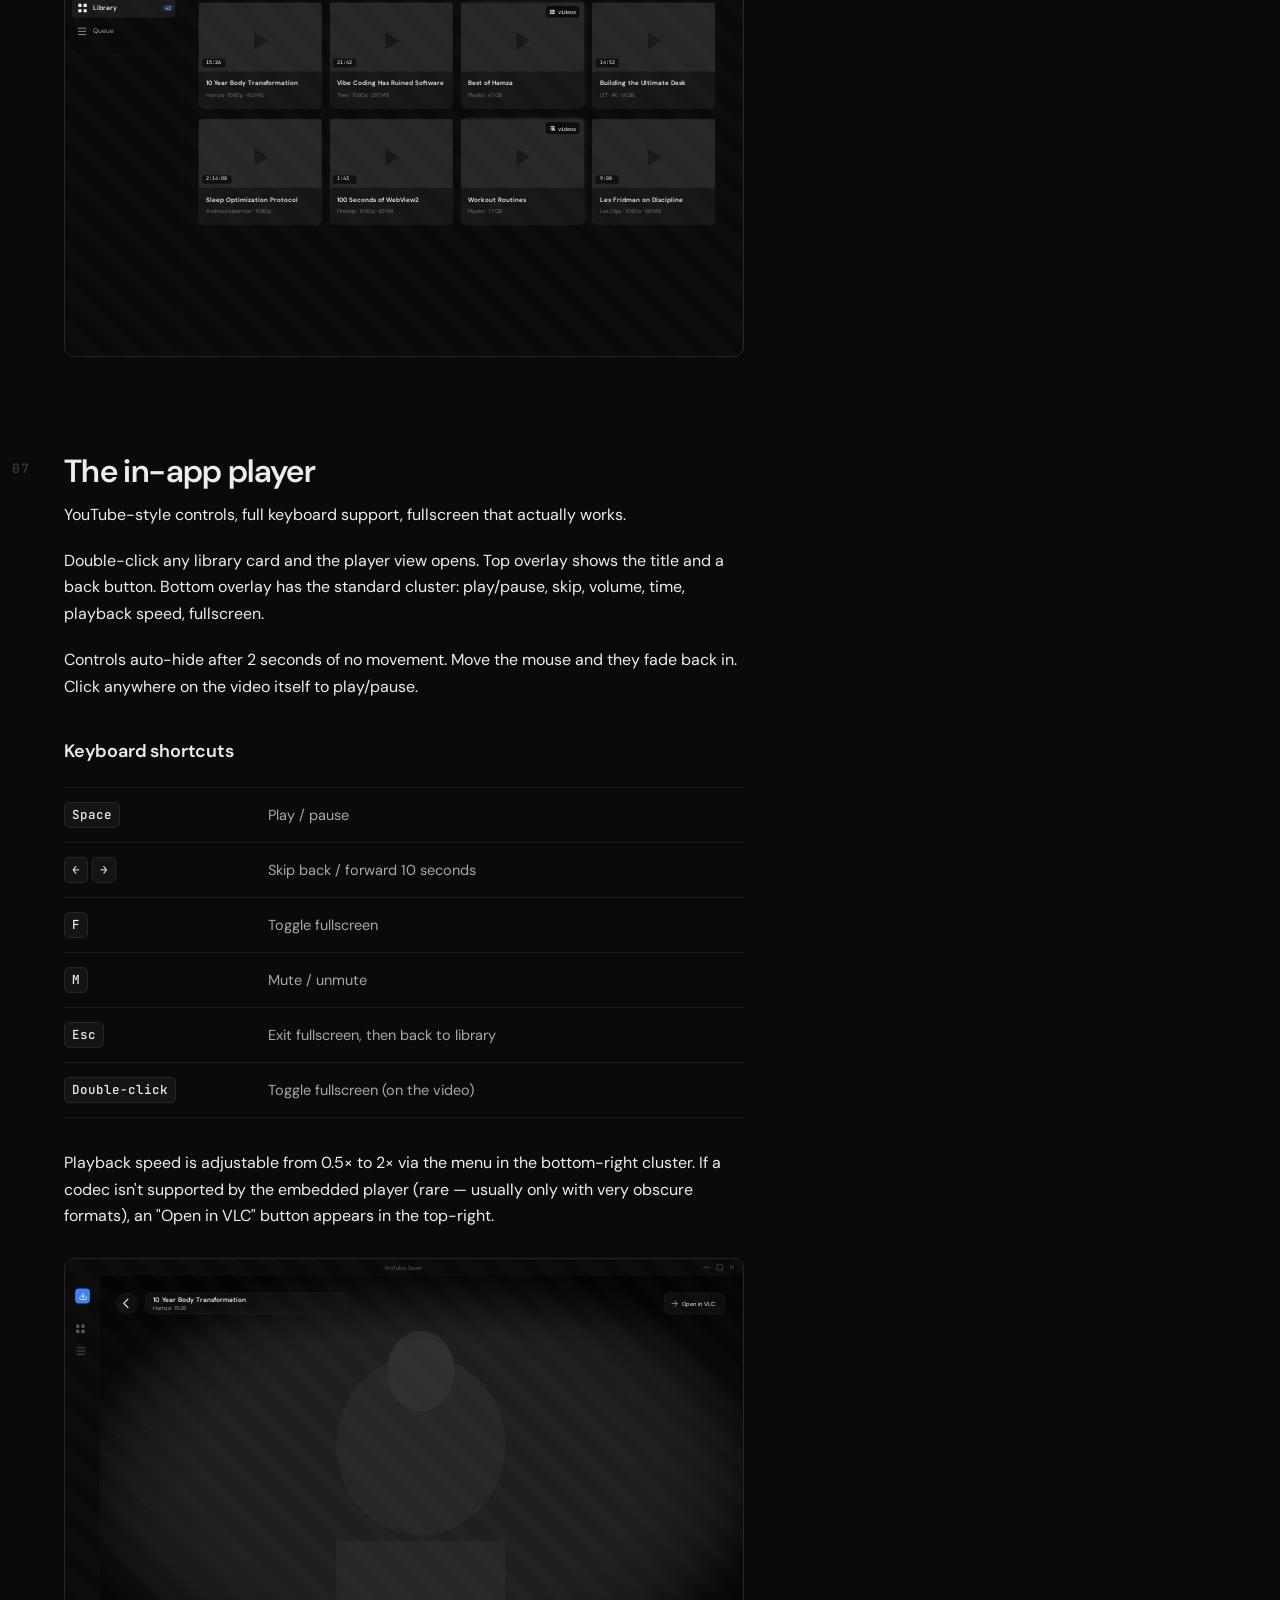
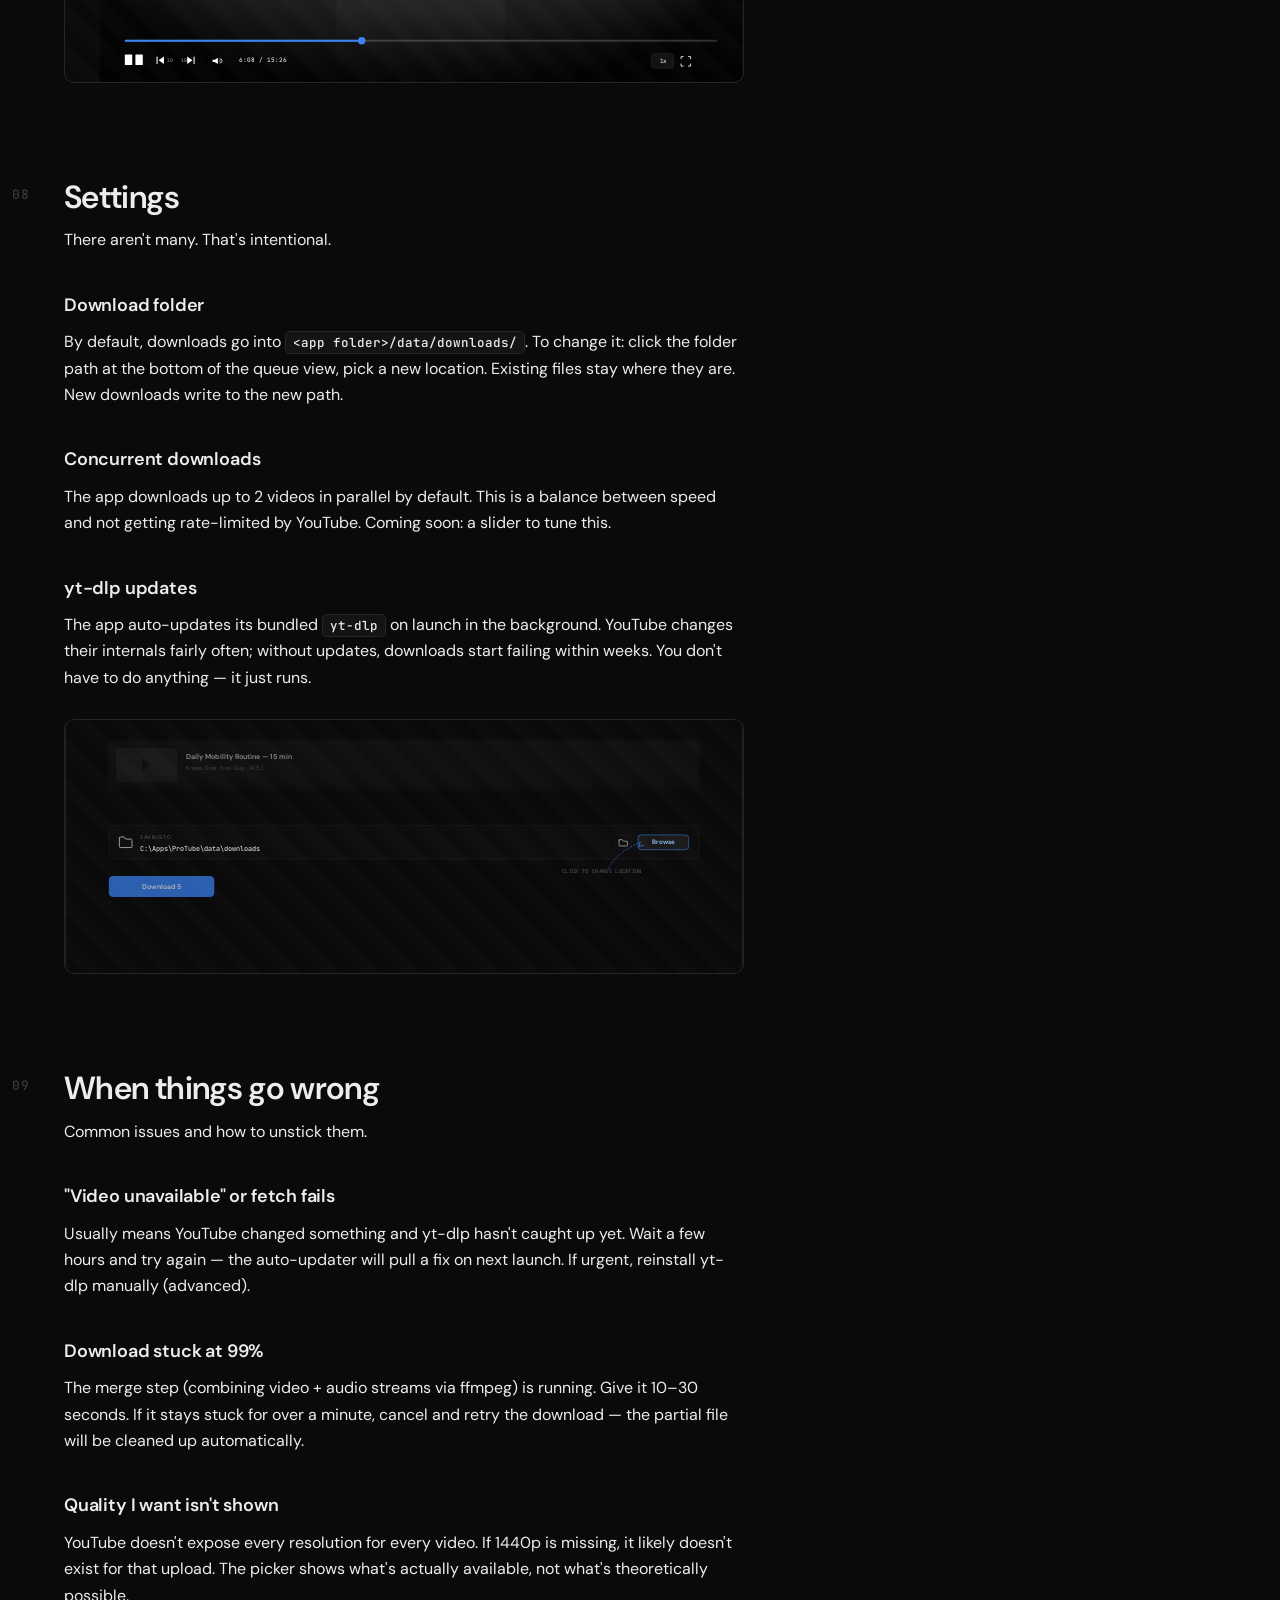
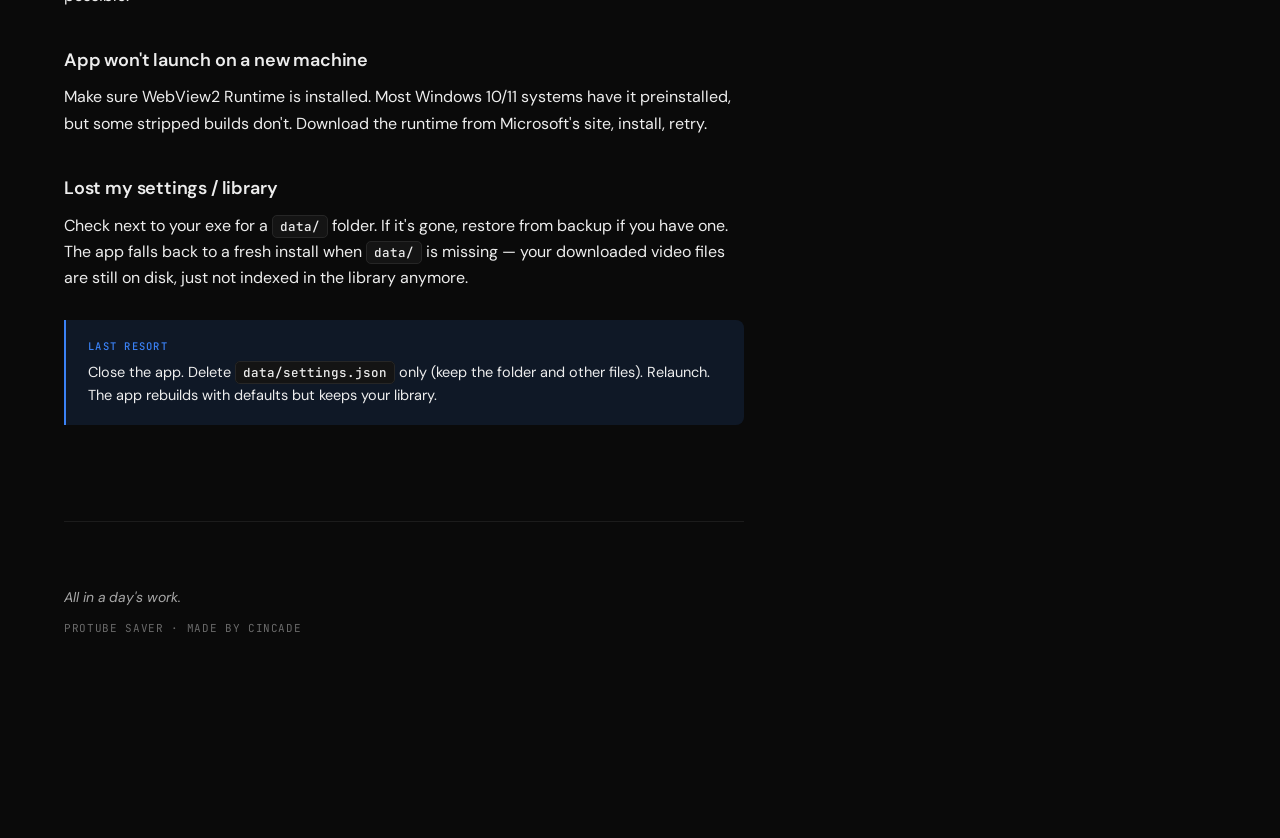
<file: docs/protube-guide.html>
<!DOCTYPE html>
<html lang="en">
<head>
<meta charset="UTF-8" />
<meta name="viewport" content="width=device-width, initial-scale=1.0" />
<title>ProTube Saver — Guide</title>
<link rel="preconnect" href="https://fonts.googleapis.com">
<link rel="preconnect" href="https://fonts.gstatic.com" crossorigin>
<link href="https://fonts.googleapis.com/css2?family=DM+Sans:opsz,wght@9..40,300;9..40,400;9..40,500;9..40,600;9..40,700&family=JetBrains+Mono:wght@400;500;600&display=swap" rel="stylesheet">
<style>
    /* ============================================================
       PROTUBE SAVER — GUIDE
       Editorial-style technical doc. Visual continuity with the app:
       same near-black background, same fonts, same single-accent blue.
       Layout: asymmetric. Big mono chapter numerals hang in the left
       gutter as marginalia. Center column carries the content. Sticky
       TOC on the right tracks reading position. Designed to look
       intentional and quiet so screen recordings over it don't fight
       the underlying surface for attention.
       ============================================================ */

    :root {
        --bg: #0a0a0a;
        --bg-elev: #141414;
        --bg-card: #161616;
        --bg-input: #0f0f0f;
        --line: #262626;
        --line-soft: #1c1c1c;
        --text: #ededed;
        --text-2: #a8a8a8;
        --text-3: #6a6a6a;
        --text-4: #3a3a3a;
        --accent: #3b82f6;
        --accent-soft: rgba(59, 130, 246, 0.12);
        --accent-line: rgba(59, 130, 246, 0.32);

        /* Spacing rhythm — multiples of 4 */
        --gutter: 88px;          /* left chapter-number gutter on desktop */
        --col-content: 680px;    /* main reading column max width */
        --col-toc: 220px;        /* sticky TOC width */
        --pad-page: 64px;        /* page edge padding desktop */
    }

    * { box-sizing: border-box; }

    html, body {
        margin: 0;
        padding: 0;
        background: var(--bg);
        color: var(--text);
        font-family: 'DM Sans', -apple-system, 'Segoe UI', BlinkMacSystemFont, sans-serif;
        font-size: 16px;
        line-height: 1.6;
        font-weight: 400;
        -webkit-font-smoothing: antialiased;
        -moz-osx-font-smoothing: grayscale;
    }

    /* Subtle vignette so the page has atmosphere without
       becoming decorative. Only visible at the very top corners. */
    body::before {
        content: '';
        position: fixed;
        top: 0; left: 0; right: 0;
        height: 320px;
        background: radial-gradient(
            ellipse 80% 100% at 50% -20%,
            rgba(59, 130, 246, 0.04) 0%,
            transparent 70%
        );
        pointer-events: none;
        z-index: 0;
    }

    /* ===========================
       HEADER — sticky, minimal
       =========================== */
    .topbar {
        position: sticky;
        top: 0;
        z-index: 50;
        background: rgba(10, 10, 10, 0.86);
        backdrop-filter: blur(12px);
        -webkit-backdrop-filter: blur(12px);
        border-bottom: 1px solid var(--line-soft);
    }

    .topbar-inner {
        max-width: 1280px;
        margin: 0 auto;
        padding: 14px 32px;
        display: flex;
        align-items: center;
        justify-content: space-between;
    }

    .brand {
        display: flex;
        align-items: center;
        gap: 10px;
        font-weight: 500;
        font-size: 14px;
        letter-spacing: -0.005em;
    }

    .brand-mark {
        width: 26px;
        height: 26px;
        background: var(--accent);
        border-radius: 7px;
        display: flex;
        align-items: center;
        justify-content: center;
        color: #fff;
    }

    .brand-mark svg {
        width: 14px;
        height: 14px;
    }

    .topbar-meta {
        font-family: 'JetBrains Mono', ui-monospace, monospace;
        font-size: 11px;
        color: var(--text-3);
        letter-spacing: 0.04em;
        text-transform: uppercase;
    }

    /* ===========================
       PAGE LAYOUT
       Three-column on wide screens: gutter, content, toc
       =========================== */
    .page {
        position: relative;
        max-width: 1280px;
        margin: 0 auto;
        padding: 80px var(--pad-page) 200px;
        display: grid;
        grid-template-columns: 1fr var(--col-toc);
        gap: 64px;
    }

    .content {
        position: relative;
        max-width: var(--col-content);
    }

    /* ===========================
       HERO
       =========================== */
    .hero {
        margin-bottom: 96px;
        position: relative;
    }

    .eyebrow {
        font-family: 'JetBrains Mono', ui-monospace, monospace;
        font-size: 11px;
        font-weight: 500;
        color: var(--accent);
        letter-spacing: 0.12em;
        text-transform: uppercase;
        margin-bottom: 20px;
    }

    .hero-title {
        font-family: 'DM Sans', sans-serif;
        font-size: clamp(40px, 6vw, 64px);
        font-weight: 600;
        line-height: 1.04;
        letter-spacing: -0.025em;
        margin: 0 0 24px;
        color: var(--text);
    }

    .hero-title em {
        font-style: italic;
        font-weight: 400;
        color: var(--text-2);
    }

    .hero-lede {
        font-size: 19px;
        line-height: 1.55;
        color: var(--text-2);
        font-weight: 400;
        max-width: 580px;
        margin: 0 0 40px;
    }

    .hero-meta {
        display: flex;
        gap: 32px;
        font-family: 'JetBrains Mono', ui-monospace, monospace;
        font-size: 11px;
        color: var(--text-3);
        letter-spacing: 0.04em;
        text-transform: uppercase;
        padding-top: 24px;
        border-top: 1px solid var(--line-soft);
    }

    .hero-meta span strong {
        color: var(--text);
        font-weight: 500;
    }

    /* ===========================
       SECTIONS
       Big mono numeral hangs to the left of the content column.
       On narrow screens it collapses inline above the heading.
       =========================== */
    .section {
        position: relative;
        margin-bottom: 96px;
        scroll-margin-top: 80px;  /* offset for sticky topbar when jumping via TOC */
    }

    .section-num {
        position: absolute;
        left: calc(-1 * var(--gutter));
        top: 6px;
        font-family: 'JetBrains Mono', ui-monospace, monospace;
        font-size: 13px;
        font-weight: 500;
        color: var(--text-4);
        letter-spacing: 0.04em;
    }

    .section-num::before {
        content: '';
        display: inline-block;
        width: 24px;
        height: 1px;
        background: var(--text-4);
        vertical-align: middle;
        margin-right: 12px;
        transform: translateY(-1px);
    }

    .section-title {
        font-family: 'DM Sans', sans-serif;
        font-size: 32px;
        font-weight: 600;
        line-height: 1.15;
        letter-spacing: -0.02em;
        margin: 0 0 12px;
        color: var(--text);
    }

    .section-kicker {
        font-size: 16px;
        line-height: 1.6;
        color: var(--text-2);
        margin: 0 0 36px;
        max-width: 620px;
    }

    /* ===========================
       PROSE
       =========================== */
    .content p {
        font-size: 16px;
        line-height: 1.65;
        color: var(--text);
        margin: 0 0 20px;
    }

    .content p.muted {
        color: var(--text-2);
    }

    .content h3 {
        font-family: 'DM Sans', sans-serif;
        font-size: 18px;
        font-weight: 600;
        line-height: 1.3;
        letter-spacing: -0.01em;
        margin: 40px 0 12px;
        color: var(--text);
    }

    .content strong {
        font-weight: 600;
        color: var(--text);
    }

    .content em {
        font-style: italic;
        color: var(--text-2);
    }

    .content a {
        color: var(--accent);
        text-decoration: none;
        border-bottom: 1px solid var(--accent-line);
        transition: border-color 0.15s ease;
    }

    .content a:hover {
        border-bottom-color: var(--accent);
    }

    /* Inline keyboard / code snippets — mono, soft surface */
    .kbd, .content code {
        font-family: 'JetBrains Mono', ui-monospace, monospace;
        font-size: 12.5px;
        font-weight: 500;
        background: var(--bg-elev);
        border: 1px solid var(--line);
        padding: 2px 7px;
        border-radius: 5px;
        color: var(--text);
        white-space: nowrap;
    }

    /* Numbered step lists — replace bullets with mono indices */
    .steps {
        list-style: none;
        counter-reset: step;
        padding: 0;
        margin: 24px 0 32px;
    }

    .steps > li {
        counter-increment: step;
        position: relative;
        padding: 0 0 0 44px;
        margin-bottom: 16px;
        line-height: 1.65;
    }

    .steps > li::before {
        content: counter(step, decimal-leading-zero);
        position: absolute;
        left: 0;
        top: 0;
        font-family: 'JetBrains Mono', ui-monospace, monospace;
        font-size: 12px;
        font-weight: 500;
        color: var(--accent);
        letter-spacing: 0.02em;
    }

    /* ===========================
       SCREENSHOT PLACEHOLDERS
       Rectangular areas with a faint border + label so they're
       obvious but don't overpower the page during recording.
       =========================== */
    .shot {
        position: relative;
        margin: 28px 0 36px;
        background: var(--bg-card);
        border: 1px solid var(--line);
        border-radius: 10px;
        aspect-ratio: 16 / 10;
        display: flex;
        align-items: center;
        justify-content: center;
        overflow: hidden;
    }

    .shot::before {
        /* very faint diagonal hatch so it reads as "placeholder", not "broken" */
        content: '';
        position: absolute;
        inset: 0;
        background-image: repeating-linear-gradient(
            45deg,
            transparent,
            transparent 14px,
            rgba(255, 255, 255, 0.012) 14px,
            rgba(255, 255, 255, 0.012) 28px
        );
        pointer-events: none;
    }

    .shot-label {
        position: relative;
        font-family: 'JetBrains Mono', ui-monospace, monospace;
        font-size: 11px;
        color: var(--text-3);
        letter-spacing: 0.06em;
        text-transform: uppercase;
        text-align: center;
    }

    .shot-label small {
        display: block;
        margin-top: 6px;
        color: var(--text-4);
        text-transform: none;
        letter-spacing: 0;
        font-size: 11px;
    }

    /* Smaller variant for inline UI snippets */
    .shot.shot-sm {
        aspect-ratio: 16 / 6;
    }

    /* ===========================
       CALLOUT — for tips & notes
       =========================== */
    .callout {
        margin: 28px 0 32px;
        padding: 18px 22px;
        background: var(--accent-soft);
        border-left: 2px solid var(--accent);
        border-radius: 0 8px 8px 0;
    }

    .callout-label {
        font-family: 'JetBrains Mono', ui-monospace, monospace;
        font-size: 10.5px;
        font-weight: 500;
        color: var(--accent);
        letter-spacing: 0.12em;
        text-transform: uppercase;
        margin-bottom: 6px;
    }

    .callout p {
        margin: 0;
        font-size: 14.5px;
        line-height: 1.6;
        color: var(--text);
    }

    .callout p + p {
        margin-top: 8px;
    }

    /* ===========================
       SHORTCUT TABLE
       =========================== */
    .shortcuts {
        margin: 24px 0 32px;
        border-top: 1px solid var(--line-soft);
    }

    .shortcut-row {
        display: grid;
        grid-template-columns: 180px 1fr;
        gap: 24px;
        padding: 14px 0;
        border-bottom: 1px solid var(--line-soft);
        align-items: center;
    }

    .shortcut-keys {
        display: flex;
        gap: 4px;
        align-items: center;
        flex-wrap: wrap;
    }

    .shortcut-row .desc {
        font-size: 14.5px;
        color: var(--text-2);
        line-height: 1.5;
    }

    /* ===========================
       SIDEBAR TOC — sticky right column
       =========================== */
    .toc {
        position: sticky;
        top: 80px;
        align-self: start;
        font-family: 'JetBrains Mono', ui-monospace, monospace;
        font-size: 12px;
        line-height: 1.4;
        max-height: calc(100vh - 100px);
        overflow-y: auto;
    }

    .toc-label {
        color: var(--text-3);
        letter-spacing: 0.12em;
        text-transform: uppercase;
        font-weight: 500;
        margin-bottom: 16px;
        font-size: 10.5px;
    }

    .toc ol {
        list-style: none;
        padding: 0;
        margin: 0;
        counter-reset: toc;
    }

    .toc li {
        counter-increment: toc;
        margin-bottom: 10px;
    }

    .toc a {
        display: block;
        color: var(--text-3);
        text-decoration: none;
        padding-left: 28px;
        position: relative;
        line-height: 1.4;
        transition: color 0.15s ease;
        text-transform: none;
        letter-spacing: 0;
    }

    .toc a::before {
        content: counter(toc, decimal-leading-zero);
        position: absolute;
        left: 0;
        top: 0;
        color: var(--text-4);
        font-size: 11px;
    }

    .toc a:hover { color: var(--text); }

    .toc a.is-active {
        color: var(--text);
    }

    .toc a.is-active::before {
        color: var(--accent);
    }

    /* Outer scrollbar — subtle */
    ::-webkit-scrollbar {
        width: 10px;
    }
    ::-webkit-scrollbar-track {
        background: transparent;
    }
    ::-webkit-scrollbar-thumb {
        background: var(--line);
        border-radius: 100px;
    }
    ::-webkit-scrollbar-thumb:hover {
        background: var(--text-4);
    }

    /* ===========================
       FOOTER — the sign-off
       =========================== */
    .footer {
        max-width: var(--col-content);
        padding: 64px 0 0;
        margin-top: 64px;
        border-top: 1px solid var(--line-soft);
        font-family: 'JetBrains Mono', ui-monospace, monospace;
        font-size: 11px;
        color: var(--text-3);
        letter-spacing: 0.06em;
        text-transform: uppercase;
    }

    .footer-signoff {
        font-family: 'DM Sans', sans-serif;
        font-size: 14px;
        font-style: italic;
        color: var(--text-2);
        text-transform: none;
        letter-spacing: -0.005em;
        margin-bottom: 12px;
    }

    /* ===========================
       RESPONSIVE
       =========================== */
    @media (max-width: 1100px) {
        :root {
            --gutter: 0px;
            --pad-page: 32px;
        }
        .page {
            grid-template-columns: 1fr;
            gap: 0;
            padding-top: 56px;
        }
        .toc {
            display: none;
        }
        .section-num {
            position: static;
            display: block;
            margin-bottom: 12px;
        }
        .section-num::before {
            display: none;
        }
        .hero-title {
            font-size: clamp(36px, 9vw, 56px);
        }
    }

    @media (max-width: 600px) {
        :root {
            --pad-page: 22px;
        }
        .topbar-inner { padding: 12px 22px; }
        .hero { margin-bottom: 64px; }
        .section { margin-bottom: 72px; }
        .section-title { font-size: 26px; }
        .hero-meta { flex-wrap: wrap; gap: 16px 24px; }
        .shortcut-row {
            grid-template-columns: 1fr;
            gap: 6px;
        }
    }

    /* Subtle one-time entrance — only animates the hero, not every section,
       so scrolling stays calm. */
    @keyframes hero-fade {
        from { opacity: 0; transform: translateY(8px); }
        to { opacity: 1; transform: translateY(0); }
    }
    .hero { animation: hero-fade 0.6s ease both; }
    .hero .eyebrow { animation: hero-fade 0.6s ease both; animation-delay: 0.05s; }
    .hero-title { animation: hero-fade 0.7s ease both; animation-delay: 0.1s; }
    .hero-lede { animation: hero-fade 0.7s ease both; animation-delay: 0.18s; }
    .hero-meta { animation: hero-fade 0.7s ease both; animation-delay: 0.26s; }
</style>
</head>
<body>

<!-- Topbar — quiet brand presence -->
<header class="topbar">
    <div class="topbar-inner">
        <div class="brand">
            <div class="brand-mark">
                <!-- Same downward-arrow icon used in the app rail -->
                <svg viewBox="0 0 24 24" fill="none" stroke="currentColor" stroke-width="2.5" stroke-linecap="round" stroke-linejoin="round">
                    <path d="M21 15v4a2 2 0 0 1-2 2H5a2 2 0 0 1-2-2v-4"/>
                    <polyline points="7 10 12 15 17 10"/>
                    <line x1="12" y1="15" x2="12" y2="3"/>
                </svg>
            </div>
            <span>ProTube Saver</span>
        </div>
        <div class="topbar-meta">Guide · v1.0</div>
    </div>
</header>

<!-- Main page -->
<main class="page">
    <div class="content">

        <!-- Hero -->
        <section class="hero">
            <div class="eyebrow">User guide</div>
            <h1 class="hero-title">A quiet way to <em>save</em> what you watch.</h1>
            <p class="hero-lede">ProTube Saver is a Windows app for downloading YouTube videos and playlists locally — built around a queue you can return to, a library that survives offline, and a player that just works. This guide walks through everything you need to use it well.</p>
            <div class="hero-meta">
                <span>Reading time · <strong>~8 min</strong></span>
                <span>Platform · <strong>Windows 10/11</strong></span>
                <span>Type · <strong>Portable .exe</strong></span>
            </div>
        </section>

        <!-- 01 — What it is -->
        <section class="section" id="s01">
            <div class="section-num">01</div>
            <h2 class="section-title">What ProTube Saver is</h2>
            <p class="section-kicker">It's a desktop YouTube downloader. You paste a link, it downloads. Pretty much the whole pitch.</p>

            <p>Underneath, it's a small Python app wrapping <code>yt-dlp</code> with a custom UI, a download queue, a local library, and a built-in video player. Designed for people who want their stuff on disk — for travel, for archiving, for offline viewing — without dealing with command lines or sketchy websites.</p>

            <p>A few things worth knowing up front:</p>
            <ul style="padding-left: 18px; margin: 16px 0 24px; color: var(--text); line-height: 1.7;">
                <li><strong>Portable.</strong> The exe lives in a folder of your choosing. All settings, library data, and downloads sit next to it in a <code>data/</code> folder. Move the folder, everything moves.</li>
                <li><strong>Offline-first.</strong> Once a video is downloaded, you can play it inside the app even without internet. Thumbnails are cached locally too.</li>
                <li><strong>No accounts.</strong> No sign-in, no telemetry, no cloud anything.</li>
            </ul>

            <div class="shot">
                <svg viewBox="0 0 1280 800" xmlns="http://www.w3.org/2000/svg" style="width:100%;height:100%;display:block;" font-family="'DM Sans', sans-serif">
                    <rect width="1280" height="800" fill="#0a0a0a"/>
                    <!-- Title bar -->
                    <rect x="0" y="0" width="1280" height="32" fill="#0a0a0a"/>
                    <line x1="0" y1="32" x2="1280" y2="32" stroke="#161616"/>
                    <text x="640" y="20" text-anchor="middle" font-size="11" fill="#5a5a5a">ProTube Saver</text>
                    <g stroke="#5a5a5a" stroke-width="1.1" fill="none">
                        <line x1="1206" y1="16" x2="1218" y2="16"/>
                        <rect x="1232" y="11" width="10" height="10"/>
                        <path d="M1256 11 l8 8 M1256 19 l8 -8"/>
                    </g>
                    <!-- Rail -->
                    <rect x="0" y="32" width="220" height="768" fill="#0a0a0a"/>
                    <line x1="220" y1="32" x2="220" y2="800" stroke="#161616"/>
                    <g transform="translate(20, 56)">
                        <rect width="28" height="28" rx="7" fill="#3b82f6"/>
                        <g transform="translate(7,7)" stroke="#fff" stroke-width="1.5" fill="none" stroke-linecap="round" stroke-linejoin="round">
                            <path d="M14 9v3a1.5 1.5 0 0 1-1.5 1.5h-9A1.5 1.5 0 0 1 2 12V9"/>
                            <path d="M5 6.5l3 3 3-3"/>
                            <line x1="8" y1="9.5" x2="8" y2="2"/>
                        </g>
                        <text x="40" y="20" font-size="14" font-weight="600" fill="#ededed" letter-spacing="-0.01em">ProTube</text>
                    </g>
                    <!-- Library -->
                    <g transform="translate(12, 124)">
                        <g transform="translate(12, 10)" fill="#a0a0a0">
                            <rect width="6" height="6" rx="1"/>
                            <rect x="10" width="6" height="6" rx="1"/>
                            <rect y="10" width="6" height="6" rx="1"/>
                            <rect x="10" y="10" width="6" height="6" rx="1"/>
                        </g>
                        <text x="40" y="22" font-size="12.5" fill="#a0a0a0" font-weight="500">Library</text>
                        <text x="190" y="22" text-anchor="end" font-family="'JetBrains Mono', monospace" font-size="10.5" fill="#5a5a5a">28</text>
                    </g>
                    <!-- Queue (active) -->
                    <g transform="translate(12, 168)">
                        <rect width="196" height="36" rx="7" fill="#1a1a1a"/>
                        <g transform="translate(12, 10)" stroke="#fff" stroke-width="1.6" stroke-linecap="round">
                            <line x1="0" y1="2" x2="14" y2="2"/>
                            <line x1="0" y1="8" x2="14" y2="8"/>
                            <line x1="0" y1="14" x2="14" y2="14"/>
                        </g>
                        <text x="40" y="22" font-size="12.5" fill="#ededed" font-weight="600">Queue</text>
                        <rect x="170" y="11" width="20" height="14" rx="7" fill="rgba(59,130,246,0.16)"/>
                        <text x="180" y="22" text-anchor="middle" font-family="'JetBrains Mono', monospace" font-size="10" fill="#93c5fd" font-weight="600">8</text>
                    </g>
                    <line x1="20" y1="232" x2="200" y2="232" stroke="#161616"/>
                    <!-- URL bar -->
                    <g transform="translate(252, 60)">
                        <rect width="1000" height="44" rx="8" fill="#141414" stroke="#1f1f1f"/>
                        <text x="20" y="28" font-size="12.5" fill="#5a5a5a">Paste YouTube URL or playlist</text>
                        <rect x="906" y="6" width="80" height="32" rx="6" fill="#3b82f6"/>
                        <text x="946" y="26" text-anchor="middle" font-size="12" fill="#fff" font-weight="600">Add</text>
                    </g>
                    <!-- Filter chips -->
                    <g transform="translate(252, 124)" font-size="11.5">
                        <rect width="64" height="28" rx="7" fill="#1a1a1a" stroke="#262626"/>
                        <text x="32" y="18" text-anchor="middle" fill="#ededed" font-weight="600">All 8</text>
                        <rect x="74" width="80" height="28" rx="7" fill="transparent" stroke="#1f1f1f"/>
                        <text x="114" y="18" text-anchor="middle" fill="#a0a0a0">Active 1</text>
                        <rect x="164" width="92" height="28" rx="7" fill="transparent" stroke="#1f1f1f"/>
                        <text x="210" y="18" text-anchor="middle" fill="#a0a0a0">Queued 7</text>
                        <rect x="266" width="80" height="28" rx="7" fill="transparent" stroke="#1f1f1f"/>
                        <text x="306" y="18" text-anchor="middle" fill="#5a5a5a">Failed 0</text>
                    </g>
                    <!-- Queue cards -->
                    <g transform="translate(252, 176)">
                        <g>
                            <rect width="1000" height="92" rx="10" fill="#161616" stroke="#1f1f1f"/>
                            <rect x="14" y="14" width="116" height="64" rx="6" fill="#262626"/>
                            <polygon points="63,33 78,46 63,59" fill="#0a0a0a" opacity="0.6"/>
                            <text x="146" y="34" font-size="13.5" font-weight="600" fill="#ededed">10 Year Body Transformation — How I Did It</text>
                            <text x="146" y="54" font-size="11.5" fill="#6b6b6b">Hamza · 15:26</text>
                            <rect x="146" y="64" width="56" height="20" rx="5" fill="rgba(59,130,246,0.12)" stroke="rgba(59,130,246,0.3)"/>
                            <text x="174" y="78" text-anchor="middle" font-size="10.5" fill="#93c5fd" font-weight="600">1080p</text>
                            <rect x="208" y="64" width="68" height="20" rx="5" fill="#1a1a1a" stroke="#262626"/>
                            <text x="242" y="78" text-anchor="middle" font-size="10.5" fill="#a0a0a0">Downloading</text>
                            <rect x="930" y="32" width="56" height="28" rx="6" fill="transparent" stroke="#1f1f1f"/>
                            <text x="958" y="50" text-anchor="middle" font-family="'JetBrains Mono', monospace" font-size="10" fill="#a0a0a0">2.1 GB</text>
                            <!-- progress bar -->
                            <rect x="14" y="80" width="972" height="2" rx="1" fill="#1a1a1a"/>
                            <rect x="14" y="80" width="630" height="2" rx="1" fill="#3b82f6"/>
                        </g>
                        <g transform="translate(0, 108)">
                            <rect width="1000" height="92" rx="10" fill="#161616" stroke="#1f1f1f"/>
                            <rect x="14" y="14" width="116" height="64" rx="6" fill="#262626"/>
                            <polygon points="63,33 78,46 63,59" fill="#0a0a0a" opacity="0.6"/>
                            <text x="146" y="34" font-size="13.5" font-weight="600" fill="#ededed">Vibe Coding Has Officially Ruined Software</text>
                            <text x="146" y="54" font-size="11.5" fill="#6b6b6b">Theo - t3.gg · 21:42</text>
                            <rect x="146" y="64" width="56" height="20" rx="5" fill="#1a1a1a" stroke="#262626"/>
                            <text x="174" y="78" text-anchor="middle" font-size="10.5" fill="#a0a0a0">1080p</text>
                            <rect x="208" y="64" width="56" height="20" rx="5" fill="#1a1a1a" stroke="#262626"/>
                            <text x="236" y="78" text-anchor="middle" font-size="10.5" fill="#a0a0a0">Queued</text>
                        </g>
                        <g transform="translate(0, 216)">
                            <rect width="1000" height="92" rx="10" fill="#161616" stroke="#1f1f1f"/>
                            <rect x="14" y="14" width="116" height="64" rx="6" fill="#262626"/>
                            <polygon points="63,33 78,46 63,59" fill="#0a0a0a" opacity="0.6"/>
                            <text x="146" y="34" font-size="13.5" font-weight="600" fill="#ededed">Building the Ultimate Desk Setup (2026 Edition)</text>
                            <text x="146" y="54" font-size="11.5" fill="#6b6b6b">Linus Tech Tips · 18:14</text>
                            <rect x="146" y="64" width="44" height="20" rx="5" fill="#1a1a1a" stroke="#262626"/>
                            <text x="168" y="78" text-anchor="middle" font-size="10.5" fill="#a0a0a0">4K</text>
                            <rect x="196" y="64" width="56" height="20" rx="5" fill="#1a1a1a" stroke="#262626"/>
                            <text x="224" y="78" text-anchor="middle" font-size="10.5" fill="#a0a0a0">Queued</text>
                        </g>
                        <g transform="translate(0, 324)">
                            <rect width="1000" height="92" rx="10" fill="#161616" stroke="#1f1f1f"/>
                            <rect x="14" y="14" width="116" height="64" rx="6" fill="#262626"/>
                            <polygon points="63,33 78,46 63,59" fill="#0a0a0a" opacity="0.6"/>
                            <text x="146" y="34" font-size="13.5" font-weight="600" fill="#ededed">100 Seconds of WebView2</text>
                            <text x="146" y="54" font-size="11.5" fill="#6b6b6b">Fireship · 1:43</text>
                            <rect x="146" y="64" width="56" height="20" rx="5" fill="#1a1a1a" stroke="#262626"/>
                            <text x="174" y="78" text-anchor="middle" font-size="10.5" fill="#a0a0a0">1080p</text>
                            <rect x="208" y="64" width="56" height="20" rx="5" fill="#1a1a1a" stroke="#262626"/>
                            <text x="236" y="78" text-anchor="middle" font-size="10.5" fill="#a0a0a0">Queued</text>
                        </g>
                    </g>
                    <!-- Path bar -->
                    <g transform="translate(252, 660)">
                        <rect width="1000" height="48" rx="8" fill="#0d0d0d" stroke="#1a1a1a"/>
                        <text x="20" y="22" font-size="10" fill="#5a5a5a" letter-spacing="0.06em">SAVING TO</text>
                        <text x="20" y="38" font-family="'JetBrains Mono', monospace" font-size="11" fill="#a0a0a0">C:\Apps\ProTube\data\downloads</text>
                        <rect x="908" y="9" width="80" height="30" rx="6" fill="#1a1a1a" stroke="#262626"/>
                        <text x="948" y="29" text-anchor="middle" font-size="11.5" fill="#d4d4d4" font-weight="500">Browse</text>
                    </g>
                    <!-- Download CTA -->
                    <g transform="translate(252, 720)">
                        <rect width="200" height="40" rx="8" fill="#3b82f6"/>
                        <text x="100" y="25" text-anchor="middle" font-size="13" fill="#fff" font-weight="600">Download 8</text>
                    </g>
                </svg>
            </div>
        </section>

        <!-- 02 — Install & first launch -->
        <section class="section" id="s02">
            <div class="section-num">02</div>
            <h2 class="section-title">Install &amp; first launch</h2>
            <p class="section-kicker">There's no installer. Just an exe.</p>

            <ol class="steps">
                <li>Drop <code>ProTubeSaver.exe</code> in any folder you'd like the app to live. <code>C:\Apps\ProTube\</code> works. So does a USB stick.</li>
                <li>Double-click the exe.</li>
                <li>On first launch, Windows SmartScreen may show a warning (unsigned binary). Click <strong>More info</strong> → <strong>Run anyway</strong>.</li>
                <li>The app opens. A <code>data/</code> folder appears next to the exe — that's where your settings and library will live from here on.</li>
            </ol>

            <div class="callout">
                <div class="callout-label">Note</div>
                <p>If you want to move the app later, close it first, then move the whole folder (exe + <code>data/</code> together). Everything follows.</p>
            </div>

            <div class="shot">
                <svg viewBox="0 0 1280 800" xmlns="http://www.w3.org/2000/svg" style="width:100%;height:100%;display:block;" font-family="'DM Sans', sans-serif">
                    <rect width="1280" height="800" fill="#0a0a0a"/>
                    <rect x="0" y="0" width="1280" height="32" fill="#0a0a0a"/>
                    <line x1="0" y1="32" x2="1280" y2="32" stroke="#161616"/>
                    <text x="640" y="20" text-anchor="middle" font-size="11" fill="#5a5a5a">ProTube Saver</text>
                    <g stroke="#5a5a5a" stroke-width="1.1" fill="none">
                        <line x1="1206" y1="16" x2="1218" y2="16"/>
                        <rect x="1232" y="11" width="10" height="10"/>
                        <path d="M1256 11 l8 8 M1256 19 l8 -8"/>
                    </g>
                    <!-- Rail -->
                    <rect x="0" y="32" width="220" height="768" fill="#0a0a0a"/>
                    <line x1="220" y1="32" x2="220" y2="800" stroke="#161616"/>
                    <g transform="translate(20, 56)">
                        <rect width="28" height="28" rx="7" fill="#3b82f6"/>
                        <g transform="translate(7,7)" stroke="#fff" stroke-width="1.5" fill="none" stroke-linecap="round" stroke-linejoin="round">
                            <path d="M14 9v3a1.5 1.5 0 0 1-1.5 1.5h-9A1.5 1.5 0 0 1 2 12V9"/>
                            <path d="M5 6.5l3 3 3-3"/>
                            <line x1="8" y1="9.5" x2="8" y2="2"/>
                        </g>
                        <text x="40" y="20" font-size="14" font-weight="600" fill="#ededed">ProTube</text>
                    </g>
                    <g transform="translate(12, 124)">
                        <g transform="translate(12, 10)" fill="#5a5a5a">
                            <rect width="6" height="6" rx="1"/>
                            <rect x="10" width="6" height="6" rx="1"/>
                            <rect y="10" width="6" height="6" rx="1"/>
                            <rect x="10" y="10" width="6" height="6" rx="1"/>
                        </g>
                        <text x="40" y="22" font-size="12.5" fill="#5a5a5a">Library</text>
                        <text x="190" y="22" text-anchor="end" font-family="'JetBrains Mono', monospace" font-size="10.5" fill="#404040">0</text>
                    </g>
                    <g transform="translate(12, 168)">
                        <rect width="196" height="36" rx="7" fill="#1a1a1a"/>
                        <g transform="translate(12, 10)" stroke="#fff" stroke-width="1.6" stroke-linecap="round">
                            <line x1="0" y1="2" x2="14" y2="2"/>
                            <line x1="0" y1="8" x2="14" y2="8"/>
                            <line x1="0" y1="14" x2="14" y2="14"/>
                        </g>
                        <text x="40" y="22" font-size="12.5" fill="#ededed" font-weight="600">Queue</text>
                    </g>
                    <line x1="20" y1="232" x2="200" y2="232" stroke="#161616"/>
                    <!-- URL bar -->
                    <g transform="translate(252, 60)">
                        <rect width="1000" height="44" rx="8" fill="#141414" stroke="#1f1f1f"/>
                        <text x="20" y="28" font-size="12.5" fill="#5a5a5a">Paste YouTube URL or playlist</text>
                        <rect x="906" y="6" width="80" height="32" rx="6" fill="#1a1a1a" stroke="#262626"/>
                        <text x="946" y="26" text-anchor="middle" font-size="12" fill="#5a5a5a" font-weight="600">Add</text>
                    </g>
                    <!-- Empty filter chips -->
                    <g transform="translate(252, 124)" font-size="11.5">
                        <rect width="64" height="28" rx="7" fill="#1a1a1a" stroke="#262626"/>
                        <text x="32" y="18" text-anchor="middle" fill="#ededed" font-weight="600">All 0</text>
                        <rect x="74" width="80" height="28" rx="7" fill="transparent" stroke="#1f1f1f"/>
                        <text x="114" y="18" text-anchor="middle" fill="#5a5a5a">Active 0</text>
                        <rect x="164" width="92" height="28" rx="7" fill="transparent" stroke="#1f1f1f"/>
                        <text x="210" y="18" text-anchor="middle" fill="#5a5a5a">Queued 0</text>
                    </g>
                    <!-- Empty state -->
                    <g transform="translate(752, 380)" text-anchor="middle">
                        <g transform="translate(-32, -80)" stroke="#262626" stroke-width="1.5" fill="none" stroke-linecap="round" stroke-linejoin="round">
                            <path d="M58 36v12a4 4 0 0 1-4 4H10a4 4 0 0 1-4-4V36"/>
                            <path d="M16 22l16 16 16-16"/>
                            <line x1="32" y1="38" x2="32" y2="2"/>
                        </g>
                        <text y="-20" font-size="16" font-weight="600" fill="#a0a0a0" letter-spacing="-0.01em">Queue is empty</text>
                        <text y="6" font-size="12.5" fill="#5a5a5a">Paste a YouTube URL above to get started</text>
                    </g>
                    <!-- Path bar -->
                    <g transform="translate(252, 660)">
                        <rect width="1000" height="48" rx="8" fill="#0d0d0d" stroke="#1a1a1a"/>
                        <text x="20" y="22" font-size="10" fill="#5a5a5a" letter-spacing="0.06em">SAVING TO</text>
                        <text x="20" y="38" font-family="'JetBrains Mono', monospace" font-size="11" fill="#a0a0a0">C:\Apps\ProTube\data\downloads</text>
                        <rect x="908" y="9" width="80" height="30" rx="6" fill="#1a1a1a" stroke="#262626"/>
                        <text x="948" y="29" text-anchor="middle" font-size="11.5" fill="#d4d4d4" font-weight="500">Browse</text>
                    </g>
                </svg>
            </div>
        </section>

        <!-- 03 — Adding videos -->
        <section class="section" id="s03">
            <div class="section-num">03</div>
            <h2 class="section-title">Adding videos to the queue</h2>
            <p class="section-kicker">Three ways. All of them work on single videos and full playlists.</p>

            <h3>Paste a URL</h3>
            <p>The fastest way. Click the URL bar at the top, paste a YouTube link, press <span class="kbd">Enter</span>. The app fetches metadata (title, channel, duration, available qualities) and adds it to the queue. Playlist URLs add as a single playlist card you can expand.</p>

            <h3>Drag &amp; drop</h3>
            <p>Drag a YouTube link from your browser tab directly into the app window. A blue drop overlay appears — release the link, same as paste.</p>

            <h3>Multiple at once</h3>
            <p>Paste multiple URLs separated by newlines or spaces. Each becomes its own queue item. Useful when you've copied a batch of links from a doc or chat.</p>

            <div class="shot">
                <svg viewBox="0 0 1280 800" xmlns="http://www.w3.org/2000/svg" style="width:100%;height:100%;display:block;" font-family="'DM Sans', sans-serif">
                    <rect width="1280" height="800" fill="#0a0a0a"/>
                    <rect x="0" y="0" width="1280" height="32" fill="#0a0a0a"/>
                    <line x1="0" y1="32" x2="1280" y2="32" stroke="#161616"/>
                    <text x="640" y="20" text-anchor="middle" font-size="11" fill="#5a5a5a">ProTube Saver</text>
                    <g stroke="#5a5a5a" stroke-width="1.1" fill="none">
                        <line x1="1206" y1="16" x2="1218" y2="16"/>
                        <rect x="1232" y="11" width="10" height="10"/>
                        <path d="M1256 11 l8 8 M1256 19 l8 -8"/>
                    </g>
                    <rect x="0" y="32" width="220" height="768" fill="#0a0a0a"/>
                    <line x1="220" y1="32" x2="220" y2="800" stroke="#161616"/>
                    <g transform="translate(20, 56)">
                        <rect width="28" height="28" rx="7" fill="#3b82f6"/>
                        <g transform="translate(7,7)" stroke="#fff" stroke-width="1.5" fill="none" stroke-linecap="round" stroke-linejoin="round">
                            <path d="M14 9v3a1.5 1.5 0 0 1-1.5 1.5h-9A1.5 1.5 0 0 1 2 12V9"/>
                            <path d="M5 6.5l3 3 3-3"/>
                            <line x1="8" y1="9.5" x2="8" y2="2"/>
                        </g>
                        <text x="40" y="20" font-size="14" font-weight="600" fill="#ededed">ProTube</text>
                    </g>
                    <g transform="translate(12, 124)">
                        <g transform="translate(12, 10)" fill="#a0a0a0">
                            <rect width="6" height="6" rx="1"/><rect x="10" width="6" height="6" rx="1"/>
                            <rect y="10" width="6" height="6" rx="1"/><rect x="10" y="10" width="6" height="6" rx="1"/>
                        </g>
                        <text x="40" y="22" font-size="12.5" fill="#a0a0a0">Library</text>
                    </g>
                    <g transform="translate(12, 168)">
                        <rect width="196" height="36" rx="7" fill="#1a1a1a"/>
                        <g transform="translate(12, 10)" stroke="#fff" stroke-width="1.6" stroke-linecap="round">
                            <line x1="0" y1="2" x2="14" y2="2"/><line x1="0" y1="8" x2="14" y2="8"/><line x1="0" y1="14" x2="14" y2="14"/>
                        </g>
                        <text x="40" y="22" font-size="12.5" fill="#ededed" font-weight="600">Queue</text>
                        <rect x="170" y="11" width="20" height="14" rx="7" fill="rgba(59,130,246,0.16)"/>
                        <text x="180" y="22" text-anchor="middle" font-family="'JetBrains Mono', monospace" font-size="10" fill="#93c5fd" font-weight="600">3</text>
                    </g>
                    <line x1="20" y1="232" x2="200" y2="232" stroke="#161616"/>

                    <!-- URL bar — FOCUSED with text and animated cursor stand-in -->
                    <g transform="translate(252, 60)">
                        <rect width="1000" height="44" rx="8" fill="#161616" stroke="#3b82f6" stroke-width="1.5"/>
                        <text x="20" y="28" font-family="'JetBrains Mono', monospace" font-size="12" fill="#ededed">https://www.youtube.com/watch?v=dQw4w9WgXcQ</text>
                        <rect x="438" y="14" width="1.4" height="16" fill="#3b82f6"/>
                        <rect x="906" y="6" width="80" height="32" rx="6" fill="#3b82f6"/>
                        <text x="946" y="26" text-anchor="middle" font-size="12" fill="#fff" font-weight="600">Add</text>
                    </g>

                    <!-- Filter chips -->
                    <g transform="translate(252, 124)" font-size="11.5">
                        <rect width="64" height="28" rx="7" fill="#1a1a1a" stroke="#262626"/>
                        <text x="32" y="18" text-anchor="middle" fill="#ededed" font-weight="600">All 3</text>
                        <rect x="74" width="80" height="28" rx="7" fill="transparent" stroke="#1f1f1f"/>
                        <text x="114" y="18" text-anchor="middle" fill="#a0a0a0">Active 0</text>
                        <rect x="164" width="92" height="28" rx="7" fill="transparent" stroke="#1f1f1f"/>
                        <text x="210" y="18" text-anchor="middle" fill="#a0a0a0">Queued 3</text>
                    </g>

                    <!-- Fetching skeleton card -->
                    <g transform="translate(252, 176)">
                        <rect width="1000" height="92" rx="10" fill="#161616" stroke="rgba(59,130,246,0.28)" stroke-width="1.5"/>
                        <rect x="14" y="14" width="116" height="64" rx="6" fill="#1a1a1a"/>
                        <!-- skeleton lines -->
                        <rect x="146" y="22" width="320" height="12" rx="3" fill="#1f1f1f"/>
                        <rect x="146" y="44" width="180" height="9" rx="3" fill="#1a1a1a"/>
                        <!-- fetching pill -->
                        <rect x="146" y="62" width="92" height="22" rx="6" fill="rgba(59,130,246,0.12)" stroke="rgba(59,130,246,0.32)"/>
                        <circle cx="158" cy="73" r="3" fill="#3b82f6">
                            <animate attributeName="opacity" values="0.3;1;0.3" dur="1.2s" repeatCount="indefinite"/>
                        </circle>
                        <text x="170" y="77" font-size="10.5" fill="#93c5fd" font-weight="500">Fetching metadata…</text>
                    </g>

                    <!-- Existing items below -->
                    <g transform="translate(252, 284)" opacity="0.7">
                        <rect width="1000" height="92" rx="10" fill="#161616" stroke="#1f1f1f"/>
                        <rect x="14" y="14" width="116" height="64" rx="6" fill="#262626"/>
                        <polygon points="63,33 78,46 63,59" fill="#0a0a0a" opacity="0.6"/>
                        <text x="146" y="34" font-size="13.5" font-weight="600" fill="#ededed">Sleep Optimization Protocol</text>
                        <text x="146" y="54" font-size="11.5" fill="#6b6b6b">Andrew Huberman · 2:14:08</text>
                        <rect x="146" y="64" width="56" height="20" rx="5" fill="#1a1a1a" stroke="#262626"/>
                        <text x="174" y="78" text-anchor="middle" font-size="10.5" fill="#a0a0a0">1080p</text>
                    </g>

                    <g transform="translate(252, 392)" opacity="0.4">
                        <rect width="1000" height="92" rx="10" fill="#161616" stroke="#1f1f1f"/>
                        <rect x="14" y="14" width="116" height="64" rx="6" fill="#262626"/>
                        <polygon points="63,33 78,46 63,59" fill="#0a0a0a" opacity="0.6"/>
                        <text x="146" y="34" font-size="13.5" font-weight="600" fill="#ededed">Daily Mobility Routine — 15 min</text>
                        <text x="146" y="54" font-size="11.5" fill="#6b6b6b">Knees Over Toes Guy · 14:52</text>
                    </g>

                    <!-- Path bar -->
                    <g transform="translate(252, 660)">
                        <rect width="1000" height="48" rx="8" fill="#0d0d0d" stroke="#1a1a1a"/>
                        <text x="20" y="22" font-size="10" fill="#5a5a5a" letter-spacing="0.06em">SAVING TO</text>
                        <text x="20" y="38" font-family="'JetBrains Mono', monospace" font-size="11" fill="#a0a0a0">C:\Apps\ProTube\data\downloads</text>
                        <rect x="908" y="9" width="80" height="30" rx="6" fill="#1a1a1a" stroke="#262626"/>
                        <text x="948" y="29" text-anchor="middle" font-size="11.5" fill="#d4d4d4" font-weight="500">Browse</text>
                    </g>
                </svg>
            </div>

            <div class="callout">
                <div class="callout-label">Tip</div>
                <p>Default download quality is whatever you last picked. If you want a different quality for one video, use the per-item picker (next section) — your default doesn't change.</p>
            </div>
        </section>

        <!-- 04 — Quality -->
        <section class="section" id="s04">
            <div class="section-num">04</div>
            <h2 class="section-title">Picking quality</h2>
            <p class="section-kicker">Per-video, per-playlist, or globally.</p>

            <p>Each queue item has a quality picker showing the formats YouTube exposes for that video — usually 4K, 1440p, 1080p, 720p, 480p, plus audio-only. Click the picker, choose, done.</p>

            <p>For playlists, the picker on the playlist card sets the default for all videos inside. Individual videos in the playlist can still override.</p>

            <p>The picker is smart about positioning — if there's no room below (last card in the queue), it flips and opens upward. Either way, your layout doesn't shift.</p>

            <div class="shot shot-sm">
                <svg viewBox="0 0 1280 480" xmlns="http://www.w3.org/2000/svg" style="width:100%;height:100%;display:block;" font-family="'DM Sans', sans-serif">
                    <rect width="1280" height="480" fill="#0a0a0a"/>
                    <!-- top shadow hint to suggest content above -->
                    <rect width="1280" height="22" fill="#0d0d0d"/>
                    <rect y="22" width="1280" height="3" fill="#161616"/>

                    <!-- Top queue card (cropped at top) -->
                    <g transform="translate(80, 64)" opacity="0.92">
                        <rect width="1120" height="92" rx="10" fill="#161616" stroke="#1f1f1f"/>
                        <rect x="14" y="14" width="116" height="64" rx="6" fill="#262626"/>
                        <polygon points="63,33 78,46 63,59" fill="#0a0a0a" opacity="0.6"/>
                        <text x="146" y="34" font-size="13.5" font-weight="600" fill="#ededed">The Discipline Mindset</text>
                        <text x="146" y="54" font-size="11.5" fill="#6b6b6b">Hamza · 18:42</text>
                        <rect x="146" y="64" width="56" height="20" rx="5" fill="#1a1a1a" stroke="#262626"/>
                        <text x="174" y="78" text-anchor="middle" font-size="10.5" fill="#a0a0a0">1080p</text>
                        <rect x="208" y="64" width="56" height="20" rx="5" fill="#1a1a1a" stroke="#262626"/>
                        <text x="236" y="78" text-anchor="middle" font-size="10.5" fill="#a0a0a0">Queued</text>
                    </g>

                    <!-- Quality menu (FLIPPED UP — appears ABOVE the trigger card) -->
                    <g transform="translate(1006, 184)">
                        <rect width="180" height="184" rx="8" fill="#141414" stroke="#262626" filter="drop-shadow(0 12px 24px rgba(0,0,0,0.6))"/>
                        <text x="14" y="22" font-size="9.5" fill="#5a5a5a" letter-spacing="0.08em">QUALITY</text>
                        <!-- Items -->
                        <g transform="translate(8, 30)" font-size="12">
                            <rect width="164" height="28" rx="6" fill="transparent"/>
                            <text x="14" y="18" fill="#d4d4d4">4K (2160p)</text>
                            <text x="150" y="18" text-anchor="end" font-family="'JetBrains Mono', monospace" font-size="10" fill="#5a5a5a">2.4 GB</text>
                        </g>
                        <g transform="translate(8, 60)" font-size="12">
                            <rect width="164" height="28" rx="6" fill="transparent"/>
                            <text x="14" y="18" fill="#d4d4d4">1440p</text>
                            <text x="150" y="18" text-anchor="end" font-family="'JetBrains Mono', monospace" font-size="10" fill="#5a5a5a">1.1 GB</text>
                        </g>
                        <g transform="translate(8, 90)" font-size="12">
                            <rect width="164" height="28" rx="6" fill="rgba(59,130,246,0.1)"/>
                            <text x="14" y="18" fill="#93c5fd" font-weight="600">1080p</text>
                            <text x="150" y="18" text-anchor="end" font-family="'JetBrains Mono', monospace" font-size="10" fill="#3b82f6">540 MB</text>
                        </g>
                        <g transform="translate(8, 120)" font-size="12">
                            <rect width="164" height="28" rx="6" fill="transparent"/>
                            <text x="14" y="18" fill="#d4d4d4">720p</text>
                            <text x="150" y="18" text-anchor="end" font-family="'JetBrains Mono', monospace" font-size="10" fill="#5a5a5a">280 MB</text>
                        </g>
                        <g transform="translate(8, 150)" font-size="12">
                            <rect width="164" height="28" rx="6" fill="transparent"/>
                            <text x="14" y="18" fill="#a0a0a0">Audio only</text>
                            <text x="150" y="18" text-anchor="end" font-family="'JetBrains Mono', monospace" font-size="10" fill="#5a5a5a">14 MB</text>
                        </g>
                    </g>

                    <!-- Bottom queue card (the LAST card — picker on it triggered the flip-up) -->
                    <g transform="translate(80, 376)">
                        <rect width="1120" height="92" rx="10" fill="#161616" stroke="#262626"/>
                        <rect x="14" y="14" width="116" height="64" rx="6" fill="#262626"/>
                        <polygon points="63,33 78,46 63,59" fill="#0a0a0a" opacity="0.6"/>
                        <text x="146" y="34" font-size="13.5" font-weight="600" fill="#ededed">Why Most Men Fail at Fitness</text>
                        <text x="146" y="54" font-size="11.5" fill="#6b6b6b">Hamza · 21:08</text>
                        <!-- Quality picker (active/highlighted) -->
                        <g transform="translate(926, 32)">
                            <rect width="80" height="28" rx="6" fill="#1a1a1a" stroke="#3b82f6" stroke-width="1.4"/>
                            <text x="20" y="18" font-size="11.5" fill="#93c5fd" font-weight="600">1080p</text>
                            <path d="M58 11 l5 5 5 -5" stroke="#3b82f6" stroke-width="1.6" fill="none" stroke-linecap="round" stroke-linejoin="round"/>
                        </g>
                        <rect x="146" y="64" width="56" height="20" rx="5" fill="#1a1a1a" stroke="#262626"/>
                        <text x="174" y="78" text-anchor="middle" font-size="10.5" fill="#a0a0a0">Queued</text>
                    </g>
                </svg>
            </div>

            <div class="callout">
                <div class="callout-label">Heads up</div>
                <p>Higher quality = larger file. 4K can run 1.5–3 GB for a 10-minute video. Audio-only is best for podcasts or music.</p>
            </div>
        </section>

        <!-- 05 — Managing the queue -->
        <section class="section" id="s05">
            <div class="section-num">05</div>
            <h2 class="section-title">Managing the queue</h2>
            <p class="section-kicker">The queue is the heart of the app. Here's how to bend it.</p>

            <h3>Pause &amp; resume</h3>
            <p>While a download is running, hover the card and hit pause. The download stops mid-stream and writes a <code>.part</code> file to disk. Hit resume later — even after closing and reopening the app — and it picks up exactly where it left off.</p>

            <h3>Cancel &amp; remove</h3>
            <p>Cancel removes the item from the queue. If it was mid-download, the partial file is cleaned up. Use the kebab menu (the <code>⋯</code> on each card) for full options including "Open folder" and "Copy URL".</p>

            <h3>Reorder</h3>
            <p>Drag any queue card up or down to change download order. Useful when you've added a long playlist but want to grab one specific video first.</p>

            <h3>Selection mode</h3>
            <p>Right-click any card (or use the per-card checkbox on hover) to enter selection mode. From there, every click toggles selection. An action bar slides up from the bottom with bulk options. <span class="kbd">Esc</span> exits selection mode without acting.</p>

            <div class="shot">
                <svg viewBox="0 0 1280 800" xmlns="http://www.w3.org/2000/svg" style="width:100%;height:100%;display:block;" font-family="'DM Sans', sans-serif">
                    <rect width="1280" height="800" fill="#0a0a0a"/>
                    <rect x="0" y="0" width="1280" height="32" fill="#0a0a0a"/>
                    <line x1="0" y1="32" x2="1280" y2="32" stroke="#161616"/>
                    <text x="640" y="20" text-anchor="middle" font-size="11" fill="#5a5a5a">ProTube Saver</text>
                    <g stroke="#5a5a5a" stroke-width="1.1" fill="none">
                        <line x1="1206" y1="16" x2="1218" y2="16"/>
                        <rect x="1232" y="11" width="10" height="10"/>
                        <path d="M1256 11 l8 8 M1256 19 l8 -8"/>
                    </g>
                    <rect x="0" y="32" width="220" height="768" fill="#0a0a0a"/>
                    <line x1="220" y1="32" x2="220" y2="800" stroke="#161616"/>
                    <g transform="translate(20, 56)">
                        <rect width="28" height="28" rx="7" fill="#3b82f6"/>
                        <g transform="translate(7,7)" stroke="#fff" stroke-width="1.5" fill="none" stroke-linecap="round" stroke-linejoin="round">
                            <path d="M14 9v3a1.5 1.5 0 0 1-1.5 1.5h-9A1.5 1.5 0 0 1 2 12V9"/>
                            <path d="M5 6.5l3 3 3-3"/>
                            <line x1="8" y1="9.5" x2="8" y2="2"/>
                        </g>
                        <text x="40" y="20" font-size="14" font-weight="600" fill="#ededed">ProTube</text>
                    </g>
                    <g transform="translate(12, 124)">
                        <g transform="translate(12, 10)" fill="#a0a0a0">
                            <rect width="6" height="6" rx="1"/><rect x="10" width="6" height="6" rx="1"/>
                            <rect y="10" width="6" height="6" rx="1"/><rect x="10" y="10" width="6" height="6" rx="1"/>
                        </g>
                        <text x="40" y="22" font-size="12.5" fill="#a0a0a0">Library</text>
                    </g>
                    <g transform="translate(12, 168)">
                        <rect width="196" height="36" rx="7" fill="#1a1a1a"/>
                        <g transform="translate(12, 10)" stroke="#fff" stroke-width="1.6" stroke-linecap="round">
                            <line x1="0" y1="2" x2="14" y2="2"/><line x1="0" y1="8" x2="14" y2="8"/><line x1="0" y1="14" x2="14" y2="14"/>
                        </g>
                        <text x="40" y="22" font-size="12.5" fill="#ededed" font-weight="600">Queue</text>
                        <rect x="170" y="11" width="20" height="14" rx="7" fill="rgba(59,130,246,0.16)"/>
                        <text x="180" y="22" text-anchor="middle" font-family="'JetBrains Mono', monospace" font-size="10" fill="#93c5fd" font-weight="600">5</text>
                    </g>
                    <line x1="20" y1="232" x2="200" y2="232" stroke="#161616"/>

                    <!-- URL bar -->
                    <g transform="translate(252, 60)">
                        <rect width="1000" height="44" rx="8" fill="#141414" stroke="#1f1f1f"/>
                        <text x="20" y="28" font-size="12.5" fill="#5a5a5a">Paste YouTube URL or playlist</text>
                        <rect x="906" y="6" width="80" height="32" rx="6" fill="#3b82f6"/>
                        <text x="946" y="26" text-anchor="middle" font-size="12" fill="#fff" font-weight="600">Add</text>
                    </g>
                    <g transform="translate(252, 124)" font-size="11.5">
                        <rect width="64" height="28" rx="7" fill="#1a1a1a" stroke="#262626"/>
                        <text x="32" y="18" text-anchor="middle" fill="#ededed" font-weight="600">All 5</text>
                        <rect x="74" width="80" height="28" rx="7" fill="transparent" stroke="#1f1f1f"/>
                        <text x="114" y="18" text-anchor="middle" fill="#a0a0a0">Active 1</text>
                        <rect x="164" width="92" height="28" rx="7" fill="transparent" stroke="#1f1f1f"/>
                        <text x="210" y="18" text-anchor="middle" fill="#a0a0a0">Queued 4</text>
                    </g>

                    <!-- DOWNLOADING -->
                    <g transform="translate(252, 176)">
                        <rect width="1000" height="92" rx="10" fill="#161616" stroke="rgba(59,130,246,0.32)" stroke-width="1.4"/>
                        <rect x="14" y="14" width="116" height="64" rx="6" fill="#262626"/>
                        <polygon points="63,33 78,46 63,59" fill="#0a0a0a" opacity="0.6"/>
                        <text x="146" y="34" font-size="13.5" font-weight="600" fill="#ededed">Push Day — Chest, Shoulders, Triceps</text>
                        <text x="146" y="54" font-size="11.5" fill="#6b6b6b">Jeff Nippard · 28:14</text>
                        <rect x="146" y="64" width="56" height="20" rx="5" fill="rgba(59,130,246,0.12)" stroke="rgba(59,130,246,0.32)"/>
                        <text x="174" y="78" text-anchor="middle" font-size="10.5" fill="#93c5fd" font-weight="600">1080p</text>
                        <rect x="208" y="64" width="100" height="20" rx="5" fill="#1a1a1a" stroke="#262626"/>
                        <circle cx="220" cy="74" r="2.5" fill="#3b82f6"/>
                        <text x="258" y="78" text-anchor="middle" font-size="10.5" fill="#93c5fd" font-weight="500">Downloading</text>
                        <text x="930" y="34" text-anchor="end" font-family="'JetBrains Mono', monospace" font-size="11" fill="#a0a0a0">7.2 MB/s</text>
                        <text x="930" y="50" text-anchor="end" font-family="'JetBrains Mono', monospace" font-size="10" fill="#5a5a5a">312 MB / 458 MB</text>
                        <rect x="14" y="80" width="972" height="2.5" rx="1" fill="#1a1a1a"/>
                        <rect x="14" y="80" width="660" height="2.5" rx="1" fill="#3b82f6"/>
                    </g>

                    <!-- PAUSED -->
                    <g transform="translate(252, 284)">
                        <rect width="1000" height="92" rx="10" fill="#161616" stroke="#1f1f1f"/>
                        <rect x="14" y="14" width="116" height="64" rx="6" fill="#262626"/>
                        <polygon points="63,33 78,46 63,59" fill="#0a0a0a" opacity="0.6"/>
                        <text x="146" y="34" font-size="13.5" font-weight="600" fill="#ededed">Pull Day — Back, Biceps, Rear Delts</text>
                        <text x="146" y="54" font-size="11.5" fill="#6b6b6b">Jeff Nippard · 26:48</text>
                        <rect x="146" y="64" width="56" height="20" rx="5" fill="#1a1a1a" stroke="#262626"/>
                        <text x="174" y="78" text-anchor="middle" font-size="10.5" fill="#a0a0a0">1080p</text>
                        <rect x="208" y="64" width="80" height="20" rx="5" fill="rgba(245,158,11,0.1)" stroke="rgba(245,158,11,0.3)"/>
                        <g transform="translate(220, 70)" fill="#f59e0b">
                            <rect width="2" height="8"/><rect x="4" width="2" height="8"/>
                        </g>
                        <text x="258" y="78" text-anchor="middle" font-size="10.5" fill="#fbbf24" font-weight="500">Paused</text>
                        <text x="930" y="50" text-anchor="end" font-family="'JetBrains Mono', monospace" font-size="10" fill="#5a5a5a">182 MB / 412 MB</text>
                        <rect x="14" y="80" width="972" height="2.5" rx="1" fill="#1a1a1a"/>
                        <rect x="14" y="80" width="430" height="2.5" rx="1" fill="#f59e0b"/>
                    </g>

                    <!-- QUEUED 1 -->
                    <g transform="translate(252, 392)">
                        <rect width="1000" height="92" rx="10" fill="#161616" stroke="#1f1f1f"/>
                        <rect x="14" y="14" width="116" height="64" rx="6" fill="#262626"/>
                        <polygon points="63,33 78,46 63,59" fill="#0a0a0a" opacity="0.6"/>
                        <text x="146" y="34" font-size="13.5" font-weight="600" fill="#ededed">Leg Day — Quads, Hamstrings, Calves</text>
                        <text x="146" y="54" font-size="11.5" fill="#6b6b6b">Jeff Nippard · 31:02</text>
                        <rect x="146" y="64" width="56" height="20" rx="5" fill="#1a1a1a" stroke="#262626"/>
                        <text x="174" y="78" text-anchor="middle" font-size="10.5" fill="#a0a0a0">1080p</text>
                        <rect x="208" y="64" width="62" height="20" rx="5" fill="#1a1a1a" stroke="#262626"/>
                        <text x="239" y="78" text-anchor="middle" font-size="10.5" fill="#a0a0a0">Queued</text>
                    </g>

                    <!-- QUEUED 2 -->
                    <g transform="translate(252, 500)">
                        <rect width="1000" height="92" rx="10" fill="#161616" stroke="#1f1f1f"/>
                        <rect x="14" y="14" width="116" height="64" rx="6" fill="#262626"/>
                        <polygon points="63,33 78,46 63,59" fill="#0a0a0a" opacity="0.6"/>
                        <text x="146" y="34" font-size="13.5" font-weight="600" fill="#ededed">Mobility &amp; Recovery — Active Rest Day</text>
                        <text x="146" y="54" font-size="11.5" fill="#6b6b6b">Knees Over Toes Guy · 14:52</text>
                        <rect x="146" y="64" width="56" height="20" rx="5" fill="#1a1a1a" stroke="#262626"/>
                        <text x="174" y="78" text-anchor="middle" font-size="10.5" fill="#a0a0a0">1080p</text>
                        <rect x="208" y="64" width="62" height="20" rx="5" fill="#1a1a1a" stroke="#262626"/>
                        <text x="239" y="78" text-anchor="middle" font-size="10.5" fill="#a0a0a0">Queued</text>
                    </g>

                    <!-- Path bar -->
                    <g transform="translate(252, 660)">
                        <rect width="1000" height="48" rx="8" fill="#0d0d0d" stroke="#1a1a1a"/>
                        <text x="20" y="22" font-size="10" fill="#5a5a5a" letter-spacing="0.06em">SAVING TO</text>
                        <text x="20" y="38" font-family="'JetBrains Mono', monospace" font-size="11" fill="#a0a0a0">C:\Apps\ProTube\data\downloads</text>
                        <rect x="908" y="9" width="80" height="30" rx="6" fill="#1a1a1a" stroke="#262626"/>
                        <text x="948" y="29" text-anchor="middle" font-size="11.5" fill="#d4d4d4" font-weight="500">Browse</text>
                    </g>
                </svg>
            </div>
        </section>

        <!-- 06 — Library mode -->
        <section class="section" id="s06">
            <div class="section-num">06</div>
            <h2 class="section-title">Library mode</h2>
            <p class="section-kicker">Everything you've ever downloaded, in one place.</p>

            <p>Once a download finishes, it moves to the Library — accessible from the left rail. Library is grid-based by default: thumbnail, title, channel, duration. Click any card to open the in-app player.</p>

            <p>Library entries persist across sessions and survive offline. Thumbnails are cached locally on first download, so even with no internet your grid stays populated.</p>

            <h3>Search &amp; filter</h3>
            <p>The search bar matches against title and channel. Filters let you narrow to playlists, audio-only, or specific resolutions.</p>

            <h3>Playlists</h3>
            <p>Downloaded playlists show as a single card with a count badge. Click to expand into the playlist detail view, where you can play individual videos, re-order, or remove from library.</p>

            <div class="shot">
                <svg viewBox="0 0 1280 800" xmlns="http://www.w3.org/2000/svg" style="width:100%;height:100%;display:block;" font-family="'DM Sans', sans-serif">
                    <rect width="1280" height="800" fill="#0a0a0a"/>
                    <rect x="0" y="0" width="1280" height="32" fill="#0a0a0a"/>
                    <line x1="0" y1="32" x2="1280" y2="32" stroke="#161616"/>
                    <text x="640" y="20" text-anchor="middle" font-size="11" fill="#5a5a5a">ProTube Saver</text>
                    <g stroke="#5a5a5a" stroke-width="1.1" fill="none">
                        <line x1="1206" y1="16" x2="1218" y2="16"/>
                        <rect x="1232" y="11" width="10" height="10"/>
                        <path d="M1256 11 l8 8 M1256 19 l8 -8"/>
                    </g>
                    <rect x="0" y="32" width="220" height="768" fill="#0a0a0a"/>
                    <line x1="220" y1="32" x2="220" y2="800" stroke="#161616"/>
                    <g transform="translate(20, 56)">
                        <rect width="28" height="28" rx="7" fill="#3b82f6"/>
                        <g transform="translate(7,7)" stroke="#fff" stroke-width="1.5" fill="none" stroke-linecap="round" stroke-linejoin="round">
                            <path d="M14 9v3a1.5 1.5 0 0 1-1.5 1.5h-9A1.5 1.5 0 0 1 2 12V9"/>
                            <path d="M5 6.5l3 3 3-3"/>
                            <line x1="8" y1="9.5" x2="8" y2="2"/>
                        </g>
                        <text x="40" y="20" font-size="14" font-weight="600" fill="#ededed">ProTube</text>
                    </g>
                    <!-- Library ACTIVE -->
                    <g transform="translate(12, 124)">
                        <rect width="196" height="36" rx="7" fill="#1a1a1a"/>
                        <g transform="translate(12, 10)" fill="#fff">
                            <rect width="6" height="6" rx="1"/><rect x="10" width="6" height="6" rx="1"/>
                            <rect y="10" width="6" height="6" rx="1"/><rect x="10" y="10" width="6" height="6" rx="1"/>
                        </g>
                        <text x="40" y="22" font-size="12.5" fill="#ededed" font-weight="600">Library</text>
                        <rect x="170" y="11" width="22" height="14" rx="7" fill="rgba(59,130,246,0.16)"/>
                        <text x="181" y="22" text-anchor="middle" font-family="'JetBrains Mono', monospace" font-size="10" fill="#93c5fd" font-weight="600">42</text>
                    </g>
                    <g transform="translate(12, 168)">
                        <g transform="translate(12, 10)" stroke="#a0a0a0" stroke-width="1.6" stroke-linecap="round">
                            <line x1="0" y1="2" x2="14" y2="2"/><line x1="0" y1="8" x2="14" y2="8"/><line x1="0" y1="14" x2="14" y2="14"/>
                        </g>
                        <text x="40" y="22" font-size="12.5" fill="#a0a0a0">Queue</text>
                    </g>
                    <line x1="20" y1="232" x2="200" y2="232" stroke="#161616"/>

                    <!-- Library header -->
                    <g transform="translate(252, 60)">
                        <text font-size="22" font-weight="600" fill="#ededed" letter-spacing="-0.02em">Library</text>
                        <text x="118" y="-2" font-family="'JetBrains Mono', monospace" font-size="11" fill="#6b6b6b">42 videos · 18.4 GB</text>
                        <!-- Search bar -->
                        <g transform="translate(580, -10)">
                            <rect width="280" height="36" rx="7" fill="#141414" stroke="#1f1f1f"/>
                            <g transform="translate(12, 12)" stroke="#5a5a5a" stroke-width="1.6" fill="none" stroke-linecap="round">
                                <circle cx="6" cy="6" r="5"/>
                                <path d="M10 10 l4 4"/>
                            </g>
                            <text x="36" y="23" font-size="12" fill="#5a5a5a">Search library</text>
                        </g>
                        <g transform="translate(880, -10)">
                            <rect width="120" height="36" rx="7" fill="#141414" stroke="#1f1f1f"/>
                            <g transform="translate(14, 12)" stroke="#a0a0a0" stroke-width="1.6" fill="none" stroke-linecap="round" stroke-linejoin="round">
                                <path d="M6 1v10 M2 7l4 4 4-4"/>
                            </g>
                            <text x="34" y="23" font-size="11.5" fill="#a0a0a0">Import</text>
                        </g>
                    </g>

                    <!-- Grid: 4 cols × 2 rows = 8 cards -->
                    <g transform="translate(252, 132)">
                        <!-- Card template: 232 wide, 200 tall -->
                        <!-- Row 1 -->
                        <g>
                            <rect width="232" height="200" rx="10" fill="#161616" stroke="#1f1f1f"/>
                            <rect x="0" y="0" width="232" height="130" rx="10 10 0 0" fill="#262626"/>
                            <polygon points="105,55 130,72 105,89" fill="#0a0a0a" opacity="0.5"/>
                            <text x="14" y="116" font-family="'JetBrains Mono', monospace" font-size="9.5" fill="#fff">15:26</text>
                            <rect x="6" y="106" width="44" height="16" rx="3" fill="#0a0a0a" opacity="0.8"/>
                            <text x="14" y="116" font-family="'JetBrains Mono', monospace" font-size="9.5" fill="#fff">15:26</text>
                            <text x="14" y="156" font-size="12" font-weight="600" fill="#ededed">10 Year Body Transformation</text>
                            <text x="14" y="178" font-size="10.5" fill="#6b6b6b">Hamza · 1080p · 412 MB</text>
                        </g>
                        <g transform="translate(248, 0)">
                            <rect width="232" height="200" rx="10" fill="#161616" stroke="#1f1f1f"/>
                            <rect x="0" y="0" width="232" height="130" rx="10 10 0 0" fill="#262626"/>
                            <polygon points="105,55 130,72 105,89" fill="#0a0a0a" opacity="0.5"/>
                            <rect x="6" y="106" width="44" height="16" rx="3" fill="#0a0a0a" opacity="0.8"/>
                            <text x="14" y="116" font-family="'JetBrains Mono', monospace" font-size="9.5" fill="#fff">21:42</text>
                            <text x="14" y="156" font-size="12" font-weight="600" fill="#ededed">Vibe Coding Has Ruined Software</text>
                            <text x="14" y="178" font-size="10.5" fill="#6b6b6b">Theo · 1080p · 287 MB</text>
                        </g>
                        <!-- PLAYLIST CARD with stack effect -->
                        <g transform="translate(496, 0)">
                            <rect x="6" y="-4" width="232" height="200" rx="10" fill="#0d0d0d" stroke="#1a1a1a"/>
                            <rect x="3" y="-2" width="232" height="200" rx="10" fill="#121212" stroke="#1a1a1a"/>
                            <rect width="232" height="200" rx="10" fill="#161616" stroke="#1f1f1f"/>
                            <rect x="0" y="0" width="232" height="130" rx="10 10 0 0" fill="#262626"/>
                            <polygon points="105,55 130,72 105,89" fill="#0a0a0a" opacity="0.5"/>
                            <rect x="160" y="6" width="64" height="22" rx="6" fill="rgba(0,0,0,0.7)"/>
                            <g transform="translate(170, 14)" stroke="#fff" stroke-width="1.4" fill="none" stroke-linecap="round">
                                <line x1="0" y1="0" x2="6" y2="0"/>
                                <line x1="0" y1="3" x2="6" y2="3"/>
                                <line x1="0" y1="6" x2="6" y2="6"/>
                            </g>
                            <text x="218" y="22" text-anchor="end" font-family="'JetBrains Mono', monospace" font-size="10" fill="#fff">12 videos</text>
                            <text x="14" y="156" font-size="12" font-weight="600" fill="#ededed">Best of Hamza</text>
                            <text x="14" y="178" font-size="10.5" fill="#6b6b6b">Playlist · 4.1 GB</text>
                        </g>
                        <g transform="translate(744, 0)">
                            <rect width="232" height="200" rx="10" fill="#161616" stroke="#1f1f1f"/>
                            <rect x="0" y="0" width="232" height="130" rx="10 10 0 0" fill="#262626"/>
                            <polygon points="105,55 130,72 105,89" fill="#0a0a0a" opacity="0.5"/>
                            <rect x="6" y="106" width="44" height="16" rx="3" fill="#0a0a0a" opacity="0.8"/>
                            <text x="14" y="116" font-family="'JetBrains Mono', monospace" font-size="9.5" fill="#fff">14:52</text>
                            <text x="14" y="156" font-size="12" font-weight="600" fill="#ededed">Building the Ultimate Desk</text>
                            <text x="14" y="178" font-size="10.5" fill="#6b6b6b">LTT · 4K · 1.8 GB</text>
                        </g>
                        <!-- Row 2 -->
                        <g transform="translate(0, 220)">
                            <rect width="232" height="200" rx="10" fill="#161616" stroke="#1f1f1f"/>
                            <rect x="0" y="0" width="232" height="130" rx="10 10 0 0" fill="#262626"/>
                            <polygon points="105,55 130,72 105,89" fill="#0a0a0a" opacity="0.5"/>
                            <rect x="6" y="106" width="56" height="16" rx="3" fill="#0a0a0a" opacity="0.8"/>
                            <text x="14" y="116" font-family="'JetBrains Mono', monospace" font-size="9.5" fill="#fff">2:14:08</text>
                            <text x="14" y="156" font-size="12" font-weight="600" fill="#ededed">Sleep Optimization Protocol</text>
                            <text x="14" y="178" font-size="10.5" fill="#6b6b6b">Andrew Huberman · 1080p</text>
                        </g>
                        <g transform="translate(248, 220)">
                            <rect width="232" height="200" rx="10" fill="#161616" stroke="#1f1f1f"/>
                            <rect x="0" y="0" width="232" height="130" rx="10 10 0 0" fill="#262626"/>
                            <polygon points="105,55 130,72 105,89" fill="#0a0a0a" opacity="0.5"/>
                            <rect x="6" y="106" width="44" height="16" rx="3" fill="#0a0a0a" opacity="0.8"/>
                            <text x="14" y="116" font-family="'JetBrains Mono', monospace" font-size="9.5" fill="#fff">1:43</text>
                            <text x="14" y="156" font-size="12" font-weight="600" fill="#ededed">100 Seconds of WebView2</text>
                            <text x="14" y="178" font-size="10.5" fill="#6b6b6b">Fireship · 1080p · 42 MB</text>
                        </g>
                        <!-- 2nd playlist -->
                        <g transform="translate(496, 220)">
                            <rect x="6" y="-4" width="232" height="200" rx="10" fill="#0d0d0d" stroke="#1a1a1a"/>
                            <rect x="3" y="-2" width="232" height="200" rx="10" fill="#121212" stroke="#1a1a1a"/>
                            <rect width="232" height="200" rx="10" fill="#161616" stroke="#1f1f1f"/>
                            <rect x="0" y="0" width="232" height="130" rx="10 10 0 0" fill="#262626"/>
                            <polygon points="105,55 130,72 105,89" fill="#0a0a0a" opacity="0.5"/>
                            <rect x="160" y="6" width="64" height="22" rx="6" fill="rgba(0,0,0,0.7)"/>
                            <g transform="translate(170, 14)" stroke="#fff" stroke-width="1.4" fill="none" stroke-linecap="round">
                                <line x1="0" y1="0" x2="6" y2="0"/><line x1="0" y1="3" x2="6" y2="3"/><line x1="0" y1="6" x2="6" y2="6"/>
                            </g>
                            <text x="218" y="22" text-anchor="end" font-family="'JetBrains Mono', monospace" font-size="10" fill="#fff">6 videos</text>
                            <text x="14" y="156" font-size="12" font-weight="600" fill="#ededed">Workout Routines</text>
                            <text x="14" y="178" font-size="10.5" fill="#6b6b6b">Playlist · 1.7 GB</text>
                        </g>
                        <g transform="translate(744, 220)">
                            <rect width="232" height="200" rx="10" fill="#161616" stroke="#1f1f1f"/>
                            <rect x="0" y="0" width="232" height="130" rx="10 10 0 0" fill="#262626"/>
                            <polygon points="105,55 130,72 105,89" fill="#0a0a0a" opacity="0.5"/>
                            <rect x="6" y="106" width="44" height="16" rx="3" fill="#0a0a0a" opacity="0.8"/>
                            <text x="14" y="116" font-family="'JetBrains Mono', monospace" font-size="9.5" fill="#fff">9:08</text>
                            <text x="14" y="156" font-size="12" font-weight="600" fill="#ededed">Lex Fridman on Discipline</text>
                            <text x="14" y="178" font-size="10.5" fill="#6b6b6b">Lex Clips · 1080p · 168 MB</text>
                        </g>
                    </g>
                </svg>
            </div>
        </section>

        <!-- 07 — In-app player -->
        <section class="section" id="s07">
            <div class="section-num">07</div>
            <h2 class="section-title">The in-app player</h2>
            <p class="section-kicker">YouTube-style controls, full keyboard support, fullscreen that actually works.</p>

            <p>Double-click any library card and the player view opens. Top overlay shows the title and a back button. Bottom overlay has the standard cluster: play/pause, skip, volume, time, playback speed, fullscreen.</p>

            <p>Controls auto-hide after 2 seconds of no movement. Move the mouse and they fade back in. Click anywhere on the video itself to play/pause.</p>

            <h3>Keyboard shortcuts</h3>
            <div class="shortcuts">
                <div class="shortcut-row">
                    <div class="shortcut-keys"><span class="kbd">Space</span></div>
                    <div class="desc">Play / pause</div>
                </div>
                <div class="shortcut-row">
                    <div class="shortcut-keys"><span class="kbd">←</span><span class="kbd">→</span></div>
                    <div class="desc">Skip back / forward 10 seconds</div>
                </div>
                <div class="shortcut-row">
                    <div class="shortcut-keys"><span class="kbd">F</span></div>
                    <div class="desc">Toggle fullscreen</div>
                </div>
                <div class="shortcut-row">
                    <div class="shortcut-keys"><span class="kbd">M</span></div>
                    <div class="desc">Mute / unmute</div>
                </div>
                <div class="shortcut-row">
                    <div class="shortcut-keys"><span class="kbd">Esc</span></div>
                    <div class="desc">Exit fullscreen, then back to library</div>
                </div>
                <div class="shortcut-row">
                    <div class="shortcut-keys"><span class="kbd">Double-click</span></div>
                    <div class="desc">Toggle fullscreen (on the video)</div>
                </div>
            </div>

            <p>Playback speed is adjustable from 0.5× to 2× via the menu in the bottom-right cluster. If a codec isn't supported by the embedded player (rare — usually only with very obscure formats), an "Open in VLC" button appears in the top-right.</p>

            <div class="shot">
                <svg viewBox="0 0 1280 800" xmlns="http://www.w3.org/2000/svg" style="width:100%;height:100%;display:block;" font-family="'DM Sans', sans-serif">
                    <rect width="1280" height="800" fill="#000"/>
                    <!-- Title bar -->
                    <rect x="0" y="0" width="1280" height="32" fill="#0a0a0a"/>
                    <text x="640" y="20" text-anchor="middle" font-size="11" fill="#5a5a5a">ProTube Saver</text>
                    <g stroke="#5a5a5a" stroke-width="1.1" fill="none">
                        <line x1="1206" y1="16" x2="1218" y2="16"/>
                        <rect x="1232" y="11" width="10" height="10"/>
                        <path d="M1256 11 l8 8 M1256 19 l8 -8"/>
                    </g>

                    <!-- Rail collapsed (icon-only) -->
                    <rect x="0" y="32" width="64" height="768" fill="#0a0a0a"/>
                    <line x1="64" y1="32" x2="64" y2="800" stroke="#161616"/>
                    <g transform="translate(18, 56)">
                        <rect width="28" height="28" rx="7" fill="#3b82f6"/>
                        <g transform="translate(7,7)" stroke="#fff" stroke-width="1.5" fill="none" stroke-linecap="round" stroke-linejoin="round">
                            <path d="M14 9v3a1.5 1.5 0 0 1-1.5 1.5h-9A1.5 1.5 0 0 1 2 12V9"/>
                            <path d="M5 6.5l3 3 3-3"/>
                            <line x1="8" y1="9.5" x2="8" y2="2"/>
                        </g>
                    </g>
                    <g transform="translate(20, 124)" fill="#5a5a5a">
                        <rect width="6" height="6" rx="1"/><rect x="10" width="6" height="6" rx="1"/>
                        <rect y="10" width="6" height="6" rx="1"/><rect x="10" y="10" width="6" height="6" rx="1"/>
                    </g>
                    <g transform="translate(22, 168)" stroke="#5a5a5a" stroke-width="1.6" stroke-linecap="round">
                        <line x1="0" y1="0" x2="14" y2="0"/><line x1="0" y1="6" x2="14" y2="6"/><line x1="0" y1="12" x2="14" y2="12"/>
                    </g>

                    <!-- Player canvas (the entire content area, edge to edge from rail) -->
                    <rect x="64" y="32" width="1216" height="768" fill="#000"/>

                    <!-- Subject silhouette (very abstract — suggests a video is playing) -->
                    <defs>
                        <radialGradient id="vignette" cx="50%" cy="50%" r="55%">
                            <stop offset="60%" stop-color="#1a1a1a" stop-opacity="0"/>
                            <stop offset="100%" stop-color="#000" stop-opacity="0.8"/>
                        </radialGradient>
                    </defs>
                    <g transform="translate(64, 32)">
                        <!-- backdrop -->
                        <rect width="1216" height="768" fill="#1f1f1f"/>
                        <!-- abstract figure -->
                        <ellipse cx="608" cy="320" rx="160" ry="170" fill="#262626"/>
                        <ellipse cx="608" cy="180" rx="64" ry="76" fill="#2f2f2f"/>
                        <rect x="448" y="500" width="320" height="268" fill="#262626"/>
                        <!-- vignette -->
                        <rect width="1216" height="768" fill="url(#vignette)"/>
                    </g>

                    <!-- Top overlay gradient + chrome -->
                    <defs>
                        <linearGradient id="top-fade" x1="0" y1="0" x2="0" y2="1">
                            <stop offset="0%" stop-color="#000" stop-opacity="0.55"/>
                            <stop offset="100%" stop-color="#000" stop-opacity="0"/>
                        </linearGradient>
                    </defs>
                    <rect x="64" y="32" width="1216" height="120" fill="url(#top-fade)"/>

                    <!-- Back button -->
                    <g transform="translate(96, 64)">
                        <rect width="40" height="40" rx="20" fill="rgba(20,20,20,0.7)" stroke="rgba(255,255,255,0.08)"/>
                        <path d="M22 12 l-8 8 l8 8" stroke="#fff" stroke-width="2" fill="none" stroke-linecap="round" stroke-linejoin="round"/>
                    </g>
                    <!-- Title chip -->
                    <g transform="translate(150, 64)">
                        <rect width="380" height="40" rx="10" fill="rgba(20,20,20,0.55)" stroke="rgba(255,255,255,0.08)"/>
                        <text x="16" y="18" font-size="12.5" font-weight="600" fill="#ededed">10 Year Body Transformation</text>
                        <text x="16" y="32" font-size="10.5" fill="#a0a0a0">Hamza · 15:26</text>
                    </g>
                    <!-- Open in VLC -->
                    <g transform="translate(1132, 64)">
                        <rect width="116" height="40" rx="10" fill="rgba(20,20,20,0.55)" stroke="rgba(255,255,255,0.08)"/>
                        <g transform="translate(14, 14)" stroke="#a0a0a0" stroke-width="1.5" fill="none" stroke-linecap="round" stroke-linejoin="round">
                            <path d="M6 1 l5 5 -5 5 M1 6 H10"/>
                        </g>
                        <text x="34" y="25" font-size="11" fill="#d4d4d4" font-weight="500">Open in VLC</text>
                    </g>

                    <!-- Bottom overlay gradient + controls -->
                    <defs>
                        <linearGradient id="bot-fade" x1="0" y1="1" x2="0" y2="0">
                            <stop offset="0%" stop-color="#000" stop-opacity="0.7"/>
                            <stop offset="100%" stop-color="#000" stop-opacity="0"/>
                        </linearGradient>
                    </defs>
                    <rect x="64" y="640" width="1216" height="160" fill="url(#bot-fade)"/>

                    <!-- Progress bar -->
                    <g transform="translate(112, 720)">
                        <rect width="1120" height="4" rx="2" fill="rgba(255,255,255,0.18)"/>
                        <rect width="448" height="4" rx="2" fill="#3b82f6"/>
                        <circle cx="448" cy="2" r="7" fill="#3b82f6"/>
                    </g>

                    <!-- Controls cluster -->
                    <g transform="translate(112, 740)">
                        <!-- Play/pause -->
                        <g transform="translate(0, 8)">
                            <rect width="14" height="20" fill="#fff" rx="1"/>
                            <rect x="20" width="14" height="20" fill="#fff" rx="1"/>
                        </g>
                        <!-- Skip back -->
                        <g transform="translate(60, 12)" fill="#fff">
                            <polygon points="14,0 14,14 4,7"/>
                            <rect width="2" height="14"/>
                            <text x="20" y="11" font-family="'JetBrains Mono', monospace" font-size="9" fill="#a0a0a0">10</text>
                        </g>
                        <!-- Skip fwd -->
                        <g transform="translate(118, 12)" fill="#fff">
                            <polygon points="0,0 0,14 10,7"/>
                            <rect x="12" width="2" height="14"/>
                            <text x="-12" y="11" font-family="'JetBrains Mono', monospace" font-size="9" fill="#a0a0a0">10</text>
                        </g>
                        <!-- Volume -->
                        <g transform="translate(166, 14)">
                            <path d="M0 4 H4 L10 0 V12 L4 8 H0 Z" fill="#fff"/>
                            <path d="M14 2 a4 4 0 0 1 0 8 M14 5 a1.5 1.5 0 0 1 0 2" stroke="#fff" stroke-width="1.4" fill="none" stroke-linecap="round"/>
                        </g>
                        <!-- Time -->
                        <text transform="translate(216, 22)" font-family="'JetBrains Mono', monospace" font-size="11.5" fill="#fff">6:08 / 15:26</text>

                        <!-- Right side controls -->
                        <!-- Speed -->
                        <g transform="translate(996, 6)">
                            <rect width="42" height="28" rx="6" fill="rgba(255,255,255,0.06)" stroke="rgba(255,255,255,0.12)"/>
                            <text x="21" y="18" text-anchor="middle" font-family="'JetBrains Mono', monospace" font-size="11" fill="#fff">1x</text>
                        </g>
                        <!-- Fullscreen -->
                        <g transform="translate(1052, 12)" stroke="#fff" stroke-width="1.6" fill="none" stroke-linecap="round" stroke-linejoin="round">
                            <path d="M0 4 V0 H4 M14 0 H18 V4 M0 14 V18 H4 M14 18 H18 V14"/>
                        </g>
                    </g>
                </svg>
            </div>
        </section>

        <!-- 08 — Settings -->
        <section class="section" id="s08">
            <div class="section-num">08</div>
            <h2 class="section-title">Settings</h2>
            <p class="section-kicker">There aren't many. That's intentional.</p>

            <h3>Download folder</h3>
            <p>By default, downloads go into <code>&lt;app folder&gt;/data/downloads/</code>. To change it: click the folder path at the bottom of the queue view, pick a new location. Existing files stay where they are. New downloads write to the new path.</p>

            <h3>Concurrent downloads</h3>
            <p>The app downloads up to 2 videos in parallel by default. This is a balance between speed and not getting rate-limited by YouTube. Coming soon: a slider to tune this.</p>

            <h3>yt-dlp updates</h3>
            <p>The app auto-updates its bundled <code>yt-dlp</code> on launch in the background. YouTube changes their internals fairly often; without updates, downloads start failing within weeks. You don't have to do anything — it just runs.</p>

            <div class="shot shot-sm">
                <svg viewBox="0 0 1280 480" xmlns="http://www.w3.org/2000/svg" style="width:100%;height:100%;display:block;" font-family="'DM Sans', sans-serif">
                    <rect width="1280" height="480" fill="#0a0a0a"/>

                    <!-- Hint of a queue card cropped at top -->
                    <g transform="translate(80, 40)" opacity="0.55">
                        <rect width="1120" height="92" rx="10" fill="#161616" stroke="#1f1f1f"/>
                        <rect x="14" y="14" width="116" height="64" rx="6" fill="#262626"/>
                        <polygon points="63,33 78,46 63,59" fill="#0a0a0a" opacity="0.6"/>
                        <text x="146" y="34" font-size="13.5" font-weight="600" fill="#ededed">Daily Mobility Routine — 15 min</text>
                        <text x="146" y="54" font-size="11.5" fill="#6b6b6b">Knees Over Toes Guy · 14:52</text>
                    </g>
                    <!-- fade-out gradient toward the focused row below -->
                    <defs>
                        <linearGradient id="fade-down" x1="0" y1="0" x2="0" y2="1">
                            <stop offset="0%" stop-color="#0a0a0a" stop-opacity="0"/>
                            <stop offset="100%" stop-color="#0a0a0a" stop-opacity="1"/>
                        </linearGradient>
                    </defs>
                    <rect x="80" y="100" width="1120" height="60" fill="url(#fade-down)"/>

                    <!-- Path bar — the focal element -->
                    <g transform="translate(80, 200)">
                        <rect width="1120" height="64" rx="10" fill="#0d0d0d" stroke="#1f1f1f"/>
                        <!-- Folder icon -->
                        <g transform="translate(20, 20)" stroke="#a0a0a0" stroke-width="1.8" fill="none" stroke-linecap="round" stroke-linejoin="round">
                            <path d="M0 4 V20 a2 2 0 0 0 2 2 H22 a2 2 0 0 0 2 -2 V8 a2 2 0 0 0 -2 -2 H12 L9 2 H2 a2 2 0 0 0 -2 2 Z"/>
                        </g>
                        <text x="60" y="26" font-size="10" fill="#5a5a5a" letter-spacing="0.08em">SAVING TO</text>
                        <text x="60" y="48" font-family="'JetBrains Mono', monospace" font-size="13" fill="#ededed">C:\Apps\ProTube\data\downloads</text>

                        <!-- Open folder icon -->
                        <g transform="translate(960, 18)">
                            <rect width="32" height="28" rx="6" fill="transparent" stroke="#1f1f1f"/>
                            <g transform="translate(8, 7)" stroke="#a0a0a0" stroke-width="1.6" fill="none" stroke-linecap="round" stroke-linejoin="round">
                                <path d="M0 3 V13 a1 1 0 0 0 1 1 H15 a1 1 0 0 0 1 -1 V6 a1 1 0 0 0 -1 -1 H8 L6 2 H1 a1 1 0 0 0 -1 1 Z"/>
                            </g>
                        </g>
                        <!-- Browse button (focal) -->
                        <g transform="translate(1004, 18)">
                            <rect width="96" height="28" rx="6" fill="#1a1a1a" stroke="#3b82f6"/>
                            <text x="48" y="18" text-anchor="middle" font-size="12" fill="#93c5fd" font-weight="600">Browse</text>
                        </g>
                    </g>

                    <!-- Subtle Download CTA below for context -->
                    <g transform="translate(80, 296)" opacity="0.7">
                        <rect width="200" height="40" rx="8" fill="#3b82f6"/>
                        <text x="100" y="25" text-anchor="middle" font-size="13" fill="#fff" font-weight="600">Download 5</text>
                    </g>

                    <!-- Caption pointer -->
                    <g transform="translate(940, 290)">
                        <text font-family="'JetBrains Mono', monospace" font-size="10" fill="#5a5a5a" letter-spacing="0.06em">CLICK TO CHANGE LOCATION</text>
                        <path d="M88 -8 q12 -28 60 -50" stroke="#3b82f6" stroke-width="1.4" fill="none" stroke-dasharray="3,3"/>
                        <path d="M148 -58 l-2 8 l8 -2" stroke="#3b82f6" stroke-width="1.4" fill="none" stroke-linecap="round" stroke-linejoin="round"/>
                    </g>
                </svg>
            </div>
        </section>

        <!-- 09 — Troubleshooting -->
        <section class="section" id="s09">
            <div class="section-num">09</div>
            <h2 class="section-title">When things go wrong</h2>
            <p class="section-kicker">Common issues and how to unstick them.</p>

            <h3>"Video unavailable" or fetch fails</h3>
            <p>Usually means YouTube changed something and yt-dlp hasn't caught up yet. Wait a few hours and try again — the auto-updater will pull a fix on next launch. If urgent, reinstall yt-dlp manually (advanced).</p>

            <h3>Download stuck at 99%</h3>
            <p>The merge step (combining video + audio streams via ffmpeg) is running. Give it 10–30 seconds. If it stays stuck for over a minute, cancel and retry the download — the partial file will be cleaned up automatically.</p>

            <h3>Quality I want isn't shown</h3>
            <p>YouTube doesn't expose every resolution for every video. If 1440p is missing, it likely doesn't exist for that upload. The picker shows what's actually available, not what's theoretically possible.</p>

            <h3>App won't launch on a new machine</h3>
            <p>Make sure WebView2 Runtime is installed. Most Windows 10/11 systems have it preinstalled, but some stripped builds don't. Download the runtime from Microsoft's site, install, retry.</p>

            <h3>Lost my settings / library</h3>
            <p>Check next to your exe for a <code>data/</code> folder. If it's gone, restore from backup if you have one. The app falls back to a fresh install when <code>data/</code> is missing — your downloaded video files are still on disk, just not indexed in the library anymore.</p>

            <div class="callout">
                <div class="callout-label">Last resort</div>
                <p>Close the app. Delete <code>data/settings.json</code> only (keep the folder and other files). Relaunch. The app rebuilds with defaults but keeps your library.</p>
            </div>
        </section>

        <!-- Footer -->
        <footer class="footer">
            <div class="footer-signoff">All in a day's work.</div>
            <div>ProTube Saver · made by Cincade</div>
        </footer>

    </div>

    <!-- Sticky table of contents -->
    <aside class="toc">
        <div class="toc-label">Contents</div>
        <ol>
            <li><a href="#s01" data-target="s01">What it is</a></li>
            <li><a href="#s02" data-target="s02">Install &amp; first launch</a></li>
            <li><a href="#s03" data-target="s03">Adding videos</a></li>
            <li><a href="#s04" data-target="s04">Picking quality</a></li>
            <li><a href="#s05" data-target="s05">Managing the queue</a></li>
            <li><a href="#s06" data-target="s06">Library mode</a></li>
            <li><a href="#s07" data-target="s07">In-app player</a></li>
            <li><a href="#s08" data-target="s08">Settings</a></li>
            <li><a href="#s09" data-target="s09">Troubleshooting</a></li>
        </ol>
    </aside>
</main>

<script>
    // Highlight the TOC entry whose section is currently most-visible.
    // Uses IntersectionObserver so this is cheap — no scroll listener.
    (function () {
        const sections = document.querySelectorAll('.section');
        const links = document.querySelectorAll('.toc a');

        function setActive(id) {
            links.forEach(a => {
                a.classList.toggle('is-active', a.dataset.target === id);
            });
        }

        // Default the first section as active so something is highlighted on load
        if (links.length) links[0].classList.add('is-active');

        const observer = new IntersectionObserver((entries) => {
            // Pick the entry closest to the top of the viewport that's currently
            // intersecting. Multiple sections can intersect during scroll; we want
            // the one whose top is highest while still visible.
            const visible = entries
                .filter(e => e.isIntersecting)
                .sort((a, b) => a.target.getBoundingClientRect().top - b.target.getBoundingClientRect().top);
            if (visible.length) {
                setActive(visible[0].target.id);
            }
        }, {
            rootMargin: '-80px 0px -60% 0px',  // top offset for sticky header, bottom keeps current section "active" longer
            threshold: 0,
        });

        sections.forEach(s => observer.observe(s));

        // Smooth-scroll TOC clicks (CSS scroll-margin-top handles the offset)
        links.forEach(a => {
            a.addEventListener('click', (e) => {
                const id = a.dataset.target;
                const target = document.getElementById(id);
                if (target) {
                    e.preventDefault();
                    target.scrollIntoView({ behavior: 'smooth', block: 'start' });
                    setActive(id);
                    history.replaceState(null, '', '#' + id);
                }
            });
        });
    })();
</script>

</body>
</html>
</file>
<file: src/css/fonts.css>
/* ================================================== */
        /* BUNDLED FONTS — DM Sans + JetBrains Mono.            */
        /* Inlined as base64 woff2 so the app works fully       */
        /* offline. No Google Fonts CDN dependency. ~150KB on   */
        /* top of index.html, negligible at .exe scale.         */
        /* Both are variable fonts (single file → all weights)  */
        /* ================================================== */
        @font-face {
            font-family: 'DM Sans';
            font-style: normal;
            font-weight: 100 1000;
            font-display: swap;
            src: url([data-uri]) format('woff2');
        }
        @font-face {
            font-family: 'JetBrains Mono';
            font-style: normal;
            font-weight: 100 800;
            font-display: swap;
            src: url([data-uri]) format('woff2');
        }
</file>
<file: src/css/base.css>
* {
            margin: 0;
            padding: 0;
            box-sizing: border-box;
        }

        html, body {
            overflow: hidden;
            width: 100vw;
            height: 100vh;
            max-width: 100vw;
            max-height: 100vh;
        }

        body {
            font-family: 'DM Sans', -apple-system, 'Segoe UI', BlinkMacSystemFont, sans-serif;
            background: #0a0a0a;
            color: #ffffff;            overflow: hidden;
        }

        /* When any element is in fullscreen, force html+body to pure black so the
           1-2px Chromium sub-pixel sliver renders as black, not as the body's #0a0a0a
           (which reads as a near-white edge against a fully dark video). */
        body:has(:fullscreen),
        body:has(:-webkit-full-screen) {
            background: #000;
        }

        /* Numeric UI uses JetBrains Mono — durations, percentages, file sizes,
           timestamps, byte counts. Tabular numerics line up neatly so progress
           bars and counters don't shift width as values change. */
        .library-card-duration,
        .player-time,
        .player-vol-hud-percent,
        .filter-stats,
        .chip-count,
        .progress-text,
        .playlist-progress-text,
        .pd-video-progress-text,
        .refetch-progress-text,
        .player-side-row-duration,
        .detail-thumb-duration,
        .player-end-meta {
            font-family: 'JetBrains Mono', ui-monospace, 'SFMono-Regular', Menlo, monospace;
            font-variant-numeric: tabular-nums;
        }

        /* ================================================== */
        /* SPLASH SCREEN — first paint while app boots         */
        /* ================================================== */
        .splash {
            position: fixed;
            inset: 0;
            background: #0a0a0a;
            z-index: 99999;
            display: flex;
            align-items: center;
            justify-content: center;
            transition: opacity 0.32s ease-out;
        }

        .splash.fade-out {
            opacity: 0;
            pointer-events: none;
        }

        .splash-content {
            display: flex;
            flex-direction: column;
            align-items: center;
            gap: 20px;
        }

        .splash-logo {
            width: 64px;
            height: 64px;
            background: #3b82f6;
            border-radius: 16px;
            display: flex;
            align-items: center;
            justify-content: center;
            animation: splash-logo-fade 0.4s ease-out;
        }

        .splash-logo svg {
            width: 32px;
            height: 32px;
        }

        /* Animated download arrow — heartbeat that's also a download cue.
           Arrow + line move down 4px + fade, then snap back. ~1.4s loop. */
        .splash-arrow {
            animation: splash-arrow-pulse 1.4s ease-in-out infinite;
            transform-origin: center;
        }
        .splash-line {
            animation: splash-line-pulse 1.4s ease-in-out infinite;
            transform-origin: center;
        }

        @keyframes splash-arrow-pulse {
            0%   { transform: translateY(0); opacity: 1; }
            45%  { transform: translateY(3px); opacity: 0.4; }
            55%  { transform: translateY(3px); opacity: 0.4; }
            100% { transform: translateY(0); opacity: 1; }
        }

        @keyframes splash-line-pulse {
            0%   { opacity: 1; }
            45%  { opacity: 0.5; }
            55%  { opacity: 0.5; }
            100% { opacity: 1; }
        }

        @keyframes splash-logo-fade {
            from { opacity: 0; transform: scale(0.92); }
            to   { opacity: 1; transform: scale(1); }
        }

        .splash-wordmark {
            font-size: 18px;
            font-weight: 600;
            color: #ededed;
            letter-spacing: -0.01em;
            animation: splash-logo-fade 0.5s ease-out 0.08s backwards;
        }

        /* ================================================== */
        /* GLOBAL SCROLLBARS — themed to match dark UI          */
        /* ================================================== */
        /* Firefox — thin + colors */
        * {
            scrollbar-width: thin;
            scrollbar-color: #262626 transparent;
        }

        /* WebKit/Chromium — fully custom */
        ::-webkit-scrollbar {
            width: 10px;
            height: 10px;
        }

        ::-webkit-scrollbar-track {
            background: transparent;
        }

        ::-webkit-scrollbar-thumb {
            background: #262626;
            border-radius: 10px;
            border: 2px solid transparent;
            background-clip: padding-box;
        }

        ::-webkit-scrollbar-thumb:hover {
            background: #3a3a3a;
            background-clip: padding-box;
            border: 2px solid transparent;
        }

        ::-webkit-scrollbar-corner {
            background: transparent;
        }

        /* ================================================== */
        /* COCKPIT SHELL                                       */
        /* ================================================== */
        :root {
            --rail-width: 220px;
        }

        .cockpit {
            display: grid;
            grid-template-columns: var(--rail-width) minmax(0, 1fr);
            height: 100vh;
            width: 100vw;
            max-width: 100vw;
            overflow: hidden;
            transition: grid-template-columns 0.24s cubic-bezier(0.32, 0.72, 0, 1);
        }

        .cockpit.rail-collapsed {
            --rail-width: 60px;
        }
</file>
<file: src/css/rail.css>
/* ================================================== */
        /* LEFT RAIL — clean dark sidebar, collapsible to icon-only */
        /* ================================================== */
        .rail {
            background: #0a0a0a;
            border-right: 1px solid #161616;
            display: flex;
            flex-direction: column;
            padding: 12px 10px;
            overflow: hidden;
            transition: padding 0.24s cubic-bezier(0.32, 0.72, 0, 1);
        }

        .cockpit.rail-collapsed .rail {
            padding: 12px 8px;
        }

        /* Logo header. The logo + brand name live together; in collapsed state the
           brand name fades out and the toggle button takes its space (Notion pattern). */
        .rail-header {
            display: flex;
            align-items: center;
            /* Padding-left is set so the LOGO's HORIZONTAL CENTER lines up
               with the nav-icon center below (not the left edge). Rail-item
               has padding-left 10 + icon 16 → icon center at 18px from rail
               edge. Logo is 28×28, so its center sits at padding-left + 14.
               Setting padding-left to 4 puts the logo center at 18 = icon
               center. The brand label drifts a touch left as a side effect;
               acceptable for the user's "icons + logo aligned" requirement. */
            gap: 11px;
            padding: 4px 4px 4px 4px;
            margin-bottom: 16px;
            min-height: 32px;
        }

        .cockpit.rail-collapsed .rail-header {
            justify-content: center;
            /* gap: 0 in collapsed mode so the (hidden) brand-text + (hidden)
               collapse-btn don't push the logo off-center via their flex gap.
               Matches the same fix on .rail-item in collapsed mode. */
            gap: 0;
            padding: 4px 0;
        }

        .rail-logo-mark {
            width: 28px;
            height: 28px;
            background: #3b82f6;
            border-radius: 7px;
            display: flex;
            align-items: center;
            justify-content: center;
            flex-shrink: 0;
        }

        .rail-logo-mark svg {
            width: 14px;
            height: 14px;
        }

        .rail-logo-text {
            font-size: 13.5px;
            font-weight: 600;
            color: #ededed;
            letter-spacing: -0.01em;
            white-space: nowrap;
            opacity: 1;
            max-width: 200px;
            overflow: hidden;
            transition: opacity 0.14s ease, max-width 0.22s cubic-bezier(0.32, 0.72, 0, 1);
        }

        /* Collapse via opacity + max-width (NOT display:none) so it fades out
           gracefully alongside the rail width animation. display:none would pop
           the label out in one frame and the parent grid would visibly jolt. */
        .cockpit.rail-collapsed .rail-logo-text {
            opacity: 0;
            max-width: 0;
        }

        /* Toggle button — sits in the rail-header on the right when expanded.
           When collapsed, hides (the user clicks the logo to expand instead).
           This matches Notion / Linear / VS Code pattern. */
        .rail-collapse-btn {
            margin-left: auto;
            width: 24px;
            height: 24px;
            display: flex;
            align-items: center;
            justify-content: center;
            background: transparent;
            border: none;
            color: #525252;
            cursor: pointer;
            border-radius: 5px;
            padding: 0;
            font-family: inherit;
            transition: background 0.12s ease, color 0.12s ease, opacity 0.12s ease;
        }

        .rail-collapse-btn:hover {
            background: #161616;
            color: #d4d4d4;
        }

        .rail-collapse-btn svg {
            width: 14px;
            height: 14px;
        }

        /* When collapsed, hide the toggle — clicking the logo expands again */
        .cockpit.rail-collapsed .rail-collapse-btn {
            display: none;
        }

        /* When collapsed, the logo mark itself becomes the click target to expand.
           Add a subtle hover hint so users know it's clickable. */
        .cockpit.rail-collapsed .rail-logo-mark {
            cursor: pointer;
            transition: transform 0.15s ease;
        }

        .cockpit.rail-collapsed .rail-logo-mark:hover {
            transform: scale(1.05);
        }

        /* Nav items */
        .rail-nav {
            display: flex;
            flex-direction: column;
            gap: 2px;
        }

        .rail-item {
            display: flex;
            align-items: center;
            gap: 11px;
            padding: 8px 10px;
            background: transparent;
            border: none;
            border-radius: 6px;
            color: #8a8a8a;
            font-size: 13px;
            font-weight: 500;
            font-family: inherit;
            cursor: pointer;
            transition: background 0.12s ease, color 0.12s ease;
            text-align: left;
            width: 100%;
            position: relative;
            min-height: 36px;
        }

        .rail-item svg {
            width: 16px;
            height: 16px;
            flex-shrink: 0;
        }

        .rail-item-label {
            flex: 1;
            white-space: nowrap;
            opacity: 1;
            max-width: 200px;
            overflow: hidden;
            transition: opacity 0.14s ease, max-width 0.22s cubic-bezier(0.32, 0.72, 0, 1);
        }

        .rail-item:hover {
            background: #161616;
            color: #ededed;
        }

        .rail-item.active {
            background: #1a1a1a;
            color: #fff;
        }

        /* Collapsed state: center icons, fade labels gracefully (NOT display:none —
           that pops them out in one frame and forces a layout jolt). max-width:0
           with overflow:hidden hides them from layout while opacity:0 fades them
           visually. The two transitions are timed so the fade finishes a hair
           before the width fully collapses, avoiding the half-faded-but-still-
           occupying-space visual that long horizontal labels can cause. */
        .cockpit.rail-collapsed .rail-item {
            justify-content: center;
            padding: 8px;
            gap: 0;
            transition: padding 0.22s cubic-bezier(0.32, 0.72, 0, 1), gap 0.22s cubic-bezier(0.32, 0.72, 0, 1), background 0.12s ease, color 0.12s ease;
        }
        .rail-item {
            transition: padding 0.22s cubic-bezier(0.32, 0.72, 0, 1), gap 0.22s cubic-bezier(0.32, 0.72, 0, 1), background 0.12s ease, color 0.12s ease;
        }

        .cockpit.rail-collapsed .rail-item-label {
            opacity: 0;
            max-width: 0;
        }

        /* Badge — full pill in expanded state */
        .rail-item-badge {
            font-size: 10.5px;
            padding: 1px 7px;
            background: rgba(59, 130, 246, 0.15);
            color: #60a5fa;
            border-radius: 10px;
            font-weight: 600;
            min-width: 20px;
            text-align: center;
            transition: all 0.12s ease;
        }

        /* Collapsed: badge becomes a small dot in top-right of the icon button */
        .cockpit.rail-collapsed .rail-item-badge {
            position: absolute;
            top: 4px;
            right: 4px;
            min-width: 6px;
            width: 6px;
            height: 6px;
            padding: 0;
            font-size: 0;
            color: transparent;
            background: #3b82f6;
            border: 1.5px solid #0a0a0a;
            border-radius: 50%;
        }

        /* Active dot (downloading indicator) */
        .rail-item-active-dot {
            width: 6px;
            height: 6px;
            border-radius: 50%;
            background: #3b82f6;
            animation: rail-dot-pulse 1.5s ease-in-out infinite;
            display: none;
            flex-shrink: 0;
        }

        .rail-item-active-dot.visible {
            display: inline-block;
        }

        .cockpit.rail-collapsed .rail-item-active-dot {
            position: absolute;
            top: 4px;
            right: 4px;
        }

        @keyframes rail-dot-pulse {
            0%, 100% { opacity: 1; transform: scale(1); }
            50% { opacity: 0.4; transform: scale(0.85); }
        }
</file>
<file: src/css/library.css>
/* ================================================== */
        /* LIBRARY                                            */
        /* ================================================== */
        .library-header {
            display: flex;
            align-items: flex-end;
            justify-content: space-between;
            gap: 16px;
            margin-bottom: 18px;
            flex-shrink: 0;
        }

        .library-title-block {
            display: flex;
            flex-direction: column;
            gap: 4px;
        }

        .library-title {
            font-size: 20px;
            font-weight: 600;
            color: #fff;
            letter-spacing: -0.02em;
        }

        .library-subtitle {
            font-size: 12px;
            color: #737373;
        }

        .library-header-actions {
            display: flex;
            align-items: center;
            gap: 8px;
        }

        /* Generic icon-only button used in the library header (Show hidden toggle).
           Same visual language as the import button but square-ish and icon-only. */
        .library-icon-btn {
            height: 34px;
            width: 34px;
            background: #141414;
            border: 1px solid #1f1f1f;
            border-radius: 7px;
            color: #a0a0a0;
            cursor: pointer;
            display: inline-flex;
            align-items: center;
            justify-content: center;
            font-family: inherit;
            transition: background 0.12s, border-color 0.12s, color 0.12s;
            flex-shrink: 0;
        }
        .library-icon-btn:hover {
            background: #1a1a1a;
            border-color: #2a2a2a;
            color: #d4d4d4;
        }
        /* Active state when toggled on — blue tint mirrors the rest of the
           "this filter is engaged" affordance (chips, settings toggle). */
        .library-icon-btn.active {
            background: rgba(59, 130, 246, 0.12);
            border-color: rgba(59, 130, 246, 0.4);
            color: #60a5fa;
        }

        /* Hidden-card visual when "Show hidden" is on. Dimmed + a small badge
           in the corner so the user can tell at a glance which cards are in
           the hidden state. Without dimming there's no signal that toggling
           "Show hidden" off would remove these cards from view. */
        .library-card.is-hidden {
            opacity: 0.55;
        }
        .library-card.is-hidden:hover {
            opacity: 0.85;
        }

        /* Bulk-hide fade-out. Applied just before app.renderLibrary() runs so
           the cards being hidden visibly fade and shrink instead of all
           disappearing in one frame. The 280ms in CSS matches the JS await
           timer in hideSelected() — keep them in sync if you change either.
           pointer-events:none stops late hover/click during the animation. */
        .library-card.hiding-out {
            opacity: 0;
            transform: scale(0.94);
            transition: opacity 0.28s ease, transform 0.28s cubic-bezier(0.32, 0.72, 0, 1);
            pointer-events: none;
        }

        /* Pin indicator on a pinned library card. Small filled circle with a
           pin icon, top-left corner of the thumbnail. For playlists the
           Channel/Playlist badge already sits top-left at 5px,5px — pinned
           playlist cards shift the playlist badge down 26px so the two don't
           overlap (see .library-card.is-pinned .library-card-playlist-badge). */
        .library-card-pin-icon {
            position: absolute;
            top: 5px;
            left: 5px;
            width: 20px;
            height: 20px;
            display: inline-flex;
            align-items: center;
            justify-content: center;
            background: rgba(59, 130, 246, 0.95);
            color: #fff;
            border-radius: 4px;
            border: 1px solid rgba(255, 255, 255, 0.1);
            box-shadow: 0 2px 6px rgba(0, 0, 0, 0.4);
        }
        .library-card-pin-icon svg {
            width: 11px;
            height: 11px;
        }
        /* Shift the Channel/Playlist badge down so a pinned playlist's icon
           doesn't sit on top of it. */
        .library-card.is-pinned .library-card-playlist-badge {
            top: 32px;
        }
        .library-card-hidden-badge {
            position: absolute;
            top: 5px;
            right: 5px;
            background: rgba(20, 20, 20, 0.85);
            color: #d4d4d4;
            font-size: 9px;
            font-weight: 600;
            padding: 2px 7px;
            border-radius: 3px;
            text-transform: uppercase;
            letter-spacing: 0.04em;
            border: 1px solid rgba(255, 255, 255, 0.08);
            backdrop-filter: blur(4px);
        }

        .library-search {
            display: flex;
            align-items: center;
            gap: 8px;
            padding: 0 12px;
            height: 34px;
            background: #141414;
            border: 1px solid #1f1f1f;
            border-radius: 7px;
            width: 260px;
            transition: border-color 0.15s;
            position: relative;
        }

        .library-search:focus-within {
            border-color: #3b82f6;
        }

        .library-search svg {
            color: #525252;
            flex-shrink: 0;
        }

        .library-search input {
            flex: 1;
            background: transparent;
            border: none;
            color: #ededed;
            font-size: 12.5px;
            font-family: inherit;
            outline: none;
            min-width: 0;
        }

        .library-search input::placeholder {
            color: #525252;
        }

        .library-search-clear {
            width: 18px;
            height: 18px;
            background: #262626;
            border: none;
            border-radius: 50%;
            display: flex;
            align-items: center;
            justify-content: center;
            color: #a0a0a0;
            cursor: pointer;
            flex-shrink: 0;
            padding: 0;
            transition: background 0.12s;
        }

        .library-search-clear:hover {
            background: #3a3a3a;
            color: #fff;
        }

        .library-search-clear.hidden {
            display: none;
        }

        .library-search-suggestions {
            position: absolute;
            top: calc(100% + 4px);
            left: 0;
            right: 0;
            background: #141414;
            border: 1px solid #262626;
            border-radius: 7px;
            max-height: 240px;
            overflow-y: auto;
            z-index: 20;
            box-shadow: 0 10px 25px rgba(0, 0, 0, 0.5);
        }

        .library-search-suggestions.hidden {
            display: none;
        }

        .library-search-suggestion {
            padding: 8px 12px;
            font-size: 12px;
            color: #d4d4d4;
            cursor: pointer;
            display: flex;
            align-items: center;
            gap: 8px;
            border-bottom: 1px solid #1a1a1a;
            transition: background 0.1s;
        }

        .library-search-suggestion:last-child {
            border-bottom: none;
        }

        .library-search-suggestion:hover,
        .library-search-suggestion.active {
            background: #1a1a1a;
            color: #fff;
        }

        .library-search-suggestion-icon {
            color: #525252;
            flex-shrink: 0;
        }

        .library-search-suggestion-title {
            flex: 1;
            white-space: nowrap;
            overflow: hidden;
            text-overflow: ellipsis;
        }

        .library-search-suggestion-channel {
            color: #737373;
            font-size: 10.5px;
            flex-shrink: 0;
        }

        /* Background refetch progress pill — quiet feedback during launch refetch */
        .refetch-progress {
            position: fixed;
            bottom: 16px;
            right: 16px;
            background: #141414;
            border: 1px solid #262626;
            border-radius: 8px;
            padding: 10px 14px;
            display: flex;
            align-items: center;
            gap: 10px;
            z-index: 1000;
            box-shadow: 0 4px 12px rgba(0, 0, 0, 0.4);
            font-size: 12px;
            color: #d4d4d4;
            max-width: 340px;
            transform: translateY(calc(100% + 20px));
            transition: transform 0.28s cubic-bezier(0.32, 0.72, 0, 1);
        }

        .refetch-progress.visible {
            transform: translateY(0);
        }

        .refetch-progress-spinner {
            width: 12px;
            height: 12px;
            border: 2px solid #262626;
            border-top-color: #3b82f6;
            border-radius: 50%;
            animation: spinner 0.8s linear infinite;
            flex-shrink: 0;
        }

        @keyframes spinner {
            to { transform: rotate(360deg); }
        }

        .refetch-progress-text {
            flex: 1;
            min-width: 0;
        }

        .refetch-progress-title {
            font-weight: 500;
            color: #ededed;
            white-space: nowrap;
            overflow: hidden;
            text-overflow: ellipsis;
        }

        .refetch-progress-subtitle {
            color: #737373;
            font-size: 10.5px;
            margin-top: 1px;
        }

        .library-grid {
            display: grid;
            grid-template-columns: repeat(auto-fill, minmax(260px, 1fr));
            gap: 14px;
            padding-bottom: 24px;
            overflow-y: auto;
            flex: 1;
            min-height: 0;
            align-content: start;
            /* Each grid row sizes to the tallest card in it; cards self-size */
            grid-auto-rows: min-content;
            /* Always reserve scrollbar space, even when content fits without
               scrolling. Without this, toggling "Show hidden" from few-cards
               (no scrollbar) to many-cards (scrollbar appears) caused the
               grid to reflow horizontally by ~6-15px — visible jolt. */
            scrollbar-gutter: stable;
        }

        .library-card {
            background: #141414;
            border: 1px solid #1f1f1f;
            border-radius: 8px;
            overflow: hidden;
            cursor: pointer;
            transition: border-color 0.15s, background 0.15s, box-shadow 0.15s;
            display: flex;
            flex-direction: column;
            position: relative;
        }

        /* Hover — subtle blue outline without any positional shift. The card
           stays in place; only the border tint changes so the user can scan
           cards without UI jitter. (Active still does a tiny press-down on
           click for feedback.) */
        .library-card:hover {
            border-color: rgba(59, 130, 246, 0.6);
            background: #161616;
        }

        .library-card:active {
            transform: scale(0.995);
            transition: transform 0.05s;
        }

        /* Selection mode — entered via right-click on a card or by clicking the
           per-card checkbox that appears on hover. Cards become selectable;
           click toggles selection instead of opening detail.
           Visual cues: subtle blue ring + checkbox top-left when in mode. */
        .library-card.is-selectable {
            user-select: none;
            -webkit-user-select: none;
        }

        .library-card.is-selectable .library-card-select-mark {
            display: flex;
        }

        .library-card-select-mark {
            display: none;
            position: absolute;
            top: 6px;
            left: 6px;
            width: 22px;
            height: 22px;
            background: rgba(0, 0, 0, 0.65);
            backdrop-filter: blur(6px);
            -webkit-backdrop-filter: blur(6px);
            border: 1.5px solid rgba(255, 255, 255, 0.8);
            border-radius: 50%;
            align-items: center;
            justify-content: center;
            color: #fff;
            z-index: 3;
            pointer-events: none;
            transition: background 0.12s, border-color 0.12s;
        }

        .library-card.is-selected .library-card-select-mark {
            background: #3b82f6;
            border-color: #3b82f6;
        }

        .library-card.is-selected {
            border-color: #3b82f6;
            box-shadow: 0 0 0 2px rgba(59, 130, 246, 0.18), 0 8px 16px -4px rgba(0, 0, 0, 0.4);
        }

        .library-card.is-selected:hover {
            border-color: #3b82f6;
        }

        .library-card-select-mark svg {
            width: 12px;
            height: 12px;
            opacity: 0;
            transition: opacity 0.12s;
        }

        .library-card.is-selected .library-card-select-mark svg {
            opacity: 1;
        }

        /* Selection action bar — slides up from bottom when items are selected.
           Floats above the library grid, dismissable via X or Esc. */
        .selection-actionbar {
            position: fixed;
            bottom: 24px;
            left: 50%;
            transform: translateX(-50%) translateY(calc(100% + 40px));
            background: #161616;
            border: 1px solid #2a2a2a;
            border-radius: 12px;
            padding: 10px 12px;
            display: flex;
            align-items: center;
            gap: 8px;
            box-shadow: 0 12px 32px rgba(0, 0, 0, 0.5);
            z-index: 1000;
            transition: transform 0.22s cubic-bezier(0.32, 0.72, 0, 1);
            min-width: 360px;
        }

        .selection-actionbar.visible {
            transform: translateX(-50%) translateY(0);
        }

        .selection-actionbar-count {
            font-size: 12.5px;
            font-weight: 600;
            color: #ededed;
            padding: 0 14px 0 10px;
            border-right: 1px solid #2a2a2a;
            margin-right: 4px;
            font-variant-numeric: tabular-nums;
            /* Big counts (3+ digits) were wrapping to two lines and forcing the
               whole bar to grow vertically — looked stacked rather than wide.
               nowrap keeps "49 selected" on a single line and the bar's flex
               layout grows horizontally to accommodate. */
            white-space: nowrap;
            flex-shrink: 0;
        }

        .selection-actionbar-btn {
            height: 32px;
            padding: 0 12px;
            border-radius: 6px;
            font-size: 12px;
            font-weight: 500;
            font-family: inherit;
            cursor: pointer;
            border: 1px solid transparent;
            background: transparent;
            color: #d4d4d4;
            display: flex;
            align-items: center;
            gap: 6px;
            white-space: nowrap;
            flex-shrink: 0;
            transition: background 0.12s, color 0.12s;
        }

        .selection-actionbar-btn:hover {
            background: #1f1f1f;
            color: #fff;
        }

        .selection-actionbar-btn.danger {
            color: #f87171;
        }

        .selection-actionbar-btn.danger:hover {
            background: rgba(220, 38, 38, 0.12);
            color: #ef4444;
        }

        .selection-actionbar-btn svg {
            width: 13px;
            height: 13px;
        }

        .selection-actionbar-divider {
            width: 1px;
            background: #2a2a2a;
            align-self: stretch;
            margin: 4px 2px;
        }

        .library-card-thumb {
            width: 100%;
            aspect-ratio: 16 / 9;
            background: #1a1a1a;
            position: relative;
            overflow: hidden;
            flex-shrink: 0;
        }

        .library-card-thumb img {
            width: 100%;
            height: 100%;
            object-fit: cover;
            display: block;
            -webkit-user-drag: none;
            user-select: none;
            -webkit-user-select: none;
            pointer-events: none;
        }

        .library-card-thumb-placeholder {
            width: 100%;
            height: 100%;
            display: flex;
            align-items: center;
            justify-content: center;
            color: #262626;
        }

        .library-card-duration {
            position: absolute;
            bottom: 5px;
            right: 5px;
            background: rgba(0, 0, 0, 0.85);
            color: #fff;
            font-size: 10px;
            font-weight: 600;
            padding: 2px 5px;
            border-radius: 3px;
        }

        /* Watch-progress strip — sits at the very bottom of the thumbnail.
           Width = (last_position / duration) * 100%. Subtle but tells you at a glance
           which videos you've started watching. */
        /* "NEW" badge — shown for videos added in the last 48 hours. Top-right of thumb,
           above duration/playlist badges. High z-index so it's never obscured. */
        .library-card-new-badge {
            position: absolute;
            top: 5px;
            right: 5px;
            background: #3b82f6;
            color: #fff;
            font-size: 9px;
            font-weight: 700;
            letter-spacing: 0.04em;
            padding: 2px 6px;
            border-radius: 3px;
            text-transform: uppercase;
            z-index: 2;
            box-shadow: 0 1px 3px rgba(0, 0, 0, 0.4);
        }

        .library-card-watch-progress {
            position: absolute;
            bottom: 0;
            left: 0;
            height: 3px;
            background: #3b82f6;
            border-bottom-left-radius: 3px;
        }

        .library-card-playlist-badge {
            position: absolute;
            top: 5px;
            left: 5px;
            background: rgba(59, 130, 246, 0.95);
            color: #fff;
            font-size: 9px;
            font-weight: 600;
            padding: 2px 6px;
            border-radius: 3px;
            text-transform: uppercase;
            letter-spacing: 0.04em;
        }
        /* Channel variant — same shape, different hue (amber) so a glance at the
           library distinguishes "playlist someone curated" from "channel of an
           uploader that may grow over time". */
        .library-card-playlist-badge.is-channel {
            background: rgba(245, 158, 11, 0.95);
        }

        .library-card-body {
            padding: 9px 11px;
            flex: 1;
            display: flex;
            flex-direction: column;
            gap: 2px;
        }

        .library-card-title {
            color: #ededed;
            font-size: 12px;
            font-weight: 500;
            line-height: 1.35;
            display: -webkit-box;
            -webkit-line-clamp: 2;
            -webkit-box-orient: vertical;
            overflow: hidden;
            margin-bottom: 3px;
        }

        .library-card-meta {
            color: #737373;
            font-size: 10.5px;
            display: flex;
            justify-content: space-between;
            align-items: center;
        }

        .library-card.is-missing {
            opacity: 0.55;
        }

        .library-card.is-missing .library-card-thumb {
            filter: grayscale(1);
        }

        .library-card-missing-badge {
            position: absolute;
            top: 5px;
            right: 5px;
            background: rgba(220, 38, 38, 0.95);
            color: #fff;
            font-size: 9px;
            font-weight: 600;
            padding: 2px 6px;
            border-radius: 3px;
            text-transform: uppercase;
            letter-spacing: 0.04em;
        }

        /* Empty state — fixed-position centering relative to the viewport. We use
           `fixed` (not `absolute`) so it doesn't depend on the parent's height
           computing correctly. Left edge accounts for the rail width (~60px) so
           the centering looks correct against the visible content area. */
        /* Library empty state — uses flex:1 to claim the available vertical
           space inside the .view-pane (which is a flex column), centering
           horizontally and vertically. Was previously position:fixed with a
           hardcoded calc(50% + 30px) horizontal offset, which broke when the
           rail collapsed (the offset assumed a 60px rail). The grid is hidden
           via display:none whenever this is visible — see renderLibrary. */
        .library-empty {
            flex: 1;
            display: flex;
            flex-direction: column;
            align-items: center;
            justify-content: center;
            padding: 40px 20px;
            text-align: center;
            gap: 12px;
            pointer-events: none;
        }
        .library-empty > * { max-width: 420px; }

        /* Re-enable pointer events on interactive children so the import button
           still works even though the wrapper is set to pointer-events: none
           (the wrapper is none-fed so clicks can pass through to underlying UI
           when it's positioned over content — but it's hidden via .hidden in
           that case anyway, so this is mostly belt-and-suspenders). */
        .library-empty .library-empty-action {
            pointer-events: auto;
        }

        .library-empty.hidden {
            display: none;
        }

        .library-empty-icon {
            width: 56px;
            height: 56px;
            background: #141414;
            border: 1px solid #1f1f1f;
            border-radius: 12px;
            display: flex;
            align-items: center;
            justify-content: center;
            color: #3b82f6;
            margin-bottom: 6px;
        }

        .library-empty-icon svg {
            width: 26px;
            height: 26px;
        }

        .library-empty-title {
            font-size: 15px;
            font-weight: 600;
            color: #d4d4d4;
        }

        .library-empty-hint {
            font-size: 12.5px;
            color: #737373;
            max-width: 320px;
            line-height: 1.5;
        }

        .library-empty-action {
            margin-top: 18px;
            height: 36px;
            padding: 0 18px;
            background: #3b82f6;
            color: white;
            border: none;
            border-radius: 7px;
            font-size: 12.5px;
            font-weight: 600;
            font-family: inherit;
            cursor: pointer;
            transition: background 0.15s;
        }

        .library-empty-action:hover {
            background: #2563eb;
        }

        .library-empty-action:disabled {
            opacity: 0.6;
            cursor: not-allowed;
        }
</file>
<file: src/css/player.css>
/* ================================================== */
        /* ================================================== */
        /* PLAYER VIEW                                        */
        /* ================================================== */
        /* Player view — covers the entire cockpit-main area as an absolute overlay.
           This is the correct pattern: position:absolute over the relative parent
           instead of the old negative-margin flex-child hack which broke with
           CSS containment and caused the library to show through. */
        #player-view {
            position: absolute;
            inset: 0;
            background: #000;
            display: none;
            z-index: 20;
        }

        #player-view.active {
            display: block;
        }

        /* Floating top overlay — sits over the canvas, fades with the controls.
           Replaces the old border-bottom topbar so the player is one continuous
           black surface (matches YouTube/Vimeo). */
        .player-top-overlay {
            position: absolute;
            top: 0;
            left: 0;
            right: 0;
            padding: 16px 18px 40px;
            display: flex;
            align-items: center;
            gap: 12px;
            background: linear-gradient(to bottom,
                        rgba(0, 0, 0, 0.78) 0%,
                        rgba(0, 0, 0, 0.42) 55%,
                        rgba(0, 0, 0, 0) 100%);
            z-index: 5;
            pointer-events: none;
            transition: opacity 0.22s ease, transform 0.22s ease;
        }

        .player-top-overlay > * {
            pointer-events: auto;
        }

        .player-top-overlay.hidden {
            opacity: 0;
            transform: translateY(-6px);
        }

        .player-back {
            width: 36px;
            height: 36px;
            background: rgba(0, 0, 0, 0.45);
            backdrop-filter: blur(8px);
            -webkit-backdrop-filter: blur(8px);
            border: 1px solid rgba(255, 255, 255, 0.1);
            border-radius: 50%;
            color: #fff;
            display: flex;
            align-items: center;
            justify-content: center;
            padding: 0;
            cursor: pointer;
            font-family: inherit;
            flex-shrink: 0;
            transition: background 0.12s ease, border-color 0.12s ease, transform 0.1s ease;
        }

        .player-back:hover {
            background: rgba(0, 0, 0, 0.65);
            border-color: rgba(255, 255, 255, 0.2);
        }

        .player-back:active {
            transform: scale(0.92);
        }

        .player-titles {
            flex: 1;
            min-width: 0;
        }

        .player-title {
            font-size: 14px;
            font-weight: 600;
            color: #fff;
            white-space: nowrap;
            overflow: hidden;
            text-overflow: ellipsis;
            letter-spacing: -0.01em;
            text-shadow: 0 1px 3px rgba(0, 0, 0, 0.55);
        }

        .player-meta {
            font-size: 12px;
            color: rgba(255, 255, 255, 0.78);
            margin-top: 2px;
            white-space: nowrap;
            overflow: hidden;
            text-overflow: ellipsis;
            text-shadow: 0 1px 2px rgba(0, 0, 0, 0.55);
        }

        .player-external {
            height: 32px;
            padding: 0 14px;
            background: rgba(0, 0, 0, 0.45);
            backdrop-filter: blur(8px);
            -webkit-backdrop-filter: blur(8px);
            border: 1px solid rgba(255, 255, 255, 0.1);
            border-radius: 8px;
            color: #fff;
            font-size: 11.5px;
            font-weight: 500;
            display: flex;
            align-items: center;
            gap: 7px;
            font-family: inherit;
            cursor: pointer;
            flex-shrink: 0;
            transition: background 0.12s ease, color 0.12s ease, border-color 0.12s ease;
        }

        .player-external:hover {
            background: rgba(0, 0, 0, 0.7);
            border-color: rgba(255, 255, 255, 0.22);
        }

        .player-canvas {
            position: absolute;
            inset: 0;
            background: #000;
            overflow: hidden;
            cursor: pointer;
        }

        .player-canvas.controls-hidden {
            cursor: none;
        }

        #player-video {
            width: 100%;
            height: 100%;
            object-fit: contain;
            display: block;
            background: #000;
        }

        /* Player fullscreen — driven by .player-is-fullscreen on body. We use OS-window
           borderless via pywebview (window.toggle_fullscreen). The rail collapses and
           cockpit-main loses its padding so the canvas goes truly edge-to-edge.

           Critical: transition: none on the cockpit grid here. Animating
           grid-template-columns concurrently with the OS resize/WebView2 repaint
           previously blanked the video pipeline (WebView2 issue #2256). Static
           collapse keeps the layout change out of the same animation frame as the
           OS toggle. */
        body.player-is-fullscreen {
            background: #000;
        }
        body.player-is-fullscreen .cockpit {
            grid-template-columns: 0 minmax(0, 1fr);
            transition: none;
        }
        body.player-is-fullscreen .rail {
            /* Keep .rail in flow (don't display: none) — removing the element
               from layout fires a heavier reflow that races with the OS toggle
               and blanks WebView2. The 0-width grid column above already hides
               it visually; overflow: hidden clips its contents cleanly. */
            overflow: hidden;
            pointer-events: none;
        }
        body.player-is-fullscreen .cockpit-main {
            padding: 0;
        }

        /* Subtitle overlay — custom CC display so we get DM Sans + our look instead of
           the browser's native <track> rendering (which uses OS-default fonts and is
           unstyleable across browsers). Positioned above the controls so they don't
           overlap the cue when controls fade in. */
        .player-subtitle {
            position: absolute;
            left: 50%;
            bottom: 12%;
            transform: translateX(-50%);
            /* Single-line display per user preference: no wrapping, ever. Overflow is
               clipped via overflow:hidden + text-overflow:ellipsis if a cue is unusually
               long; the next cue (or the rolling-dedup chain) usually contains the rest. */
            max-width: 95%;
            white-space: nowrap;
            overflow: hidden;
            text-overflow: ellipsis;
            padding: 6px 14px;
            background: rgba(0, 0, 0, 0.72);
            backdrop-filter: blur(6px);
            -webkit-backdrop-filter: blur(6px);
            border-radius: 6px;
            color: #fff;
            font-family: 'DM Sans', sans-serif;
            font-size: clamp(14px, 1.6vw, 22px);
            font-weight: 500;
            line-height: 1.35;
            text-align: center;
            text-shadow: 0 1px 2px rgba(0, 0, 0, 0.65);
            pointer-events: none;
            z-index: 8;
        }
        .player-subtitle[hidden] { display: none; }
        /* When fullscreen we lift the subtitle a bit so it stays clear of the bottom edge */
        body.player-is-fullscreen .player-subtitle { bottom: 14%; }
        /* CC button — uses the literal letters "CC" so it's instantly recognizable.
           Inherits 36x36 size + hover background from .player-btn; we only style the
           text inside (mono font for crispness, semi-bold so it reads at small size).
           When active, a small underline bar appears below "CC" matching how YouTube
           and most video apps signal "captions on". */
        .player-cc-btn {
            font-family: 'JetBrains Mono', monospace;
            font-size: 12px;
            font-weight: 700;
            letter-spacing: 0.4px;
            line-height: 1;
            position: relative;
        }
        .player-cc-btn.active { color: #3b82f6; }
        .player-cc-btn.active::after {
            content: '';
            position: absolute;
            left: 50%;
            transform: translateX(-50%);
            bottom: 6px;
            width: 14px;
            height: 2px;
            background: #3b82f6;
            border-radius: 1px;
        }
        /* Dimmed when no subs available — clicks still register so the user gets a
           toast explaining why nothing happens (vs. a hidden button which felt broken). */
        .player-cc-btn.no-subs { opacity: 0.4; }

        .player-big-play {
            position: absolute;
            top: 50%;
            left: 50%;
            transform: translate(-50%, -50%) scale(0.92);
            width: 72px;
            height: 72px;
            background: rgba(0, 0, 0, 0.55);
            backdrop-filter: blur(8px);
            -webkit-backdrop-filter: blur(8px);
            border: 1px solid rgba(255, 255, 255, 0.12);
            border-radius: 50%;
            display: flex;
            align-items: center;
            justify-content: center;
            color: #fff;
            opacity: 0;
            pointer-events: none;
            transition: opacity 0.2s ease, transform 0.2s ease;
        }

        .player-big-play.visible {
            opacity: 1;
            transform: translate(-50%, -50%) scale(1);
        }

        /* Loading spinner — visible during initial buffer / network fetch */
        .player-spinner {
            position: absolute;
            top: 50%;
            left: 50%;
            transform: translate(-50%, -50%);
            z-index: 4;
            pointer-events: none;
        }

        .player-spinner[hidden] {
            display: none !important;
        }

        .player-spinner-ring {
            width: 48px;
            height: 48px;
            border: 3px solid rgba(255, 255, 255, 0.15);
            border-top-color: rgba(255, 255, 255, 0.85);
            border-radius: 50%;
            animation: player-spin 0.8s linear infinite;
        }

        @keyframes player-spin {
            to { transform: rotate(360deg); }
        }

        /* Resume-from-position toast — slides in from top-left, auto-dismisses */
        /* Volume HUD — vertical-bar style indicator that appears briefly on volume change.
           Inspired by phone media controls (volume = right swipe on phones). Auto-hides ~1s
           after last change. Centered on the right edge of the player canvas. */
        .player-vol-hud {
            position: absolute;
            right: 24px;
            top: 50%;
            transform: translateY(-50%);
            display: flex;
            flex-direction: column;
            align-items: center;
            gap: 10px;
            padding: 14px 14px;
            background: rgba(15, 15, 15, 0.92);
            backdrop-filter: blur(10px);
            -webkit-backdrop-filter: blur(10px);
            border: 1px solid rgba(255, 255, 255, 0.08);
            border-radius: 10px;
            color: #ededed;
            z-index: 6;
            opacity: 0;
            transition: opacity 0.15s ease;
            pointer-events: none;
            min-width: 60px;
            box-shadow: 0 8px 24px rgba(0, 0, 0, 0.4);
        }

        .player-vol-hud[hidden] {
            display: none !important;
        }

        .player-vol-hud.visible {
            opacity: 1;
        }

        .player-vol-hud-icon {
            color: #a0a0a0;
        }

        .player-vol-hud-bar {
            width: 4px;
            height: 90px;
            background: rgba(255, 255, 255, 0.12);
            border-radius: 2px;
            overflow: hidden;
            position: relative;
            display: flex;
            align-items: flex-end;
        }

        .player-vol-hud-fill {
            width: 100%;
            background: #ededed;
            border-radius: 2px;
            transition: height 0.1s ease;
        }

        .player-vol-hud-percent {
            font-size: 11px;
            font-weight: 600;
            color: #ededed;
            font-variant-numeric: tabular-nums;
            min-width: 38px;
            text-align: center;
        }

        .player-resume-toast {
            position: absolute;
            top: 16px;
            left: 16px;
            display: flex;
            align-items: center;
            gap: 12px;
            padding: 8px 12px 8px 14px;
            background: rgba(15, 15, 15, 0.92);
            backdrop-filter: blur(10px);
            -webkit-backdrop-filter: blur(10px);
            border: 1px solid rgba(255, 255, 255, 0.1);
            border-radius: 8px;
            color: #ededed;
            font-size: 12.5px;
            font-weight: 500;
            z-index: 6;
            opacity: 0;
            transform: translateX(-12px);
            transition: opacity 0.22s ease, transform 0.22s ease;
            box-shadow: 0 8px 24px rgba(0, 0, 0, 0.4);
        }

        .player-resume-toast[hidden] {
            display: none !important;
        }

        .player-resume-toast.visible {
            opacity: 1;
            transform: translateX(0);
        }

        .player-resume-restart {
            background: transparent;
            border: none;
            color: #60a5fa;
            font-size: 12.5px;
            font-weight: 600;
            font-family: inherit;
            cursor: pointer;
            padding: 0 4px;
            transition: color 0.12s;
        }

        .player-resume-restart:hover {
            color: #93c5fd;
        }

        /* ================================================== */
        /* UP NEXT SIDE PANEL — slides in from right edge.
           Floats over video with semi-transparent background. */
        /* ================================================== */
        .player-side-panel {
            position: absolute;
            top: 0;
            right: 0;
            bottom: 0;
            width: 340px;
            background: rgba(10, 10, 10, 0.94);
            backdrop-filter: blur(14px);
            -webkit-backdrop-filter: blur(14px);
            border-left: 1px solid rgba(255, 255, 255, 0.06);
            display: flex;
            flex-direction: column;
            z-index: 5;
            transform: translateX(100%);
            transition: transform 0.26s cubic-bezier(0.32, 0.72, 0, 1);
            box-shadow: -16px 0 40px rgba(0, 0, 0, 0.4);
        }

        .player-side-panel[hidden] {
            display: none !important;
        }

        .player-side-panel.visible {
            transform: translateX(0);
        }

        .player-side-panel-header {
            display: flex;
            align-items: center;
            gap: 10px;
            padding: 14px 14px 12px;
            border-bottom: 1px solid rgba(255, 255, 255, 0.05);
            flex-shrink: 0;
        }

        .player-side-panel-title {
            font-size: 13px;
            font-weight: 600;
            color: #ededed;
            letter-spacing: -0.01em;
        }

        .player-side-panel-meta {
            font-size: 10.5px;
            color: #8a8a8a;
            margin-left: auto;
        }

        .player-side-panel-close {
            width: 24px;
            height: 24px;
            background: transparent;
            border: none;
            color: #8a8a8a;
            cursor: pointer;
            display: flex;
            align-items: center;
            justify-content: center;
            border-radius: 5px;
            padding: 0;
            font-family: inherit;
            transition: background 0.12s, color 0.12s;
        }

        .player-side-panel-close:hover {
            background: rgba(255, 255, 255, 0.06);
            color: #ededed;
        }

        .player-side-panel-list {
            flex: 1;
            overflow-y: auto;
            padding: 6px 8px;
        }

        /* AI summary side panel — slide-in from right. The bottom is offset so the panel
           ENDS above the player controls bar instead of overlapping it. That way the chat
           input sits at the natural height users expect (where YouTube's "Ask" input is),
           and the play/seek/volume controls remain visible underneath. z-index: 12 keeps
           the panel above the controls (z-index: 6) when they DO visually overlap during
           the slide animation. */
        .player-summary-panel {
            position: absolute;
            top: 0;
            right: 0;
            bottom: 90px;  /* clears the controls bar */
            width: 380px;
            background: rgba(10, 10, 10, 0.97);
            backdrop-filter: blur(16px);
            -webkit-backdrop-filter: blur(16px);
            border-left: 1px solid rgba(255, 255, 255, 0.06);
            border-bottom: 1px solid rgba(255, 255, 255, 0.06);
            border-bottom-left-radius: 8px;
            display: flex;
            flex-direction: column;
            z-index: 12;
            transform: translateX(100%);
            transition: transform 0.26s cubic-bezier(0.32, 0.72, 0, 1);
            box-shadow: -16px 0 40px rgba(0, 0, 0, 0.45);
        }
        .player-summary-panel[hidden] { display: none !important; }
        .player-summary-panel.visible { transform: translateX(0); }

        /* Header action buttons — copy, regenerate. Compact icon buttons inline with title. */
        .player-summary-action {
            background: transparent;
            border: 1px solid rgba(255, 255, 255, 0.12);
            color: #a0a0a0;
            border-radius: 5px;
            padding: 4px 6px;
            cursor: pointer;
            font-family: inherit;
            display: flex;
            align-items: center;
            justify-content: center;
        }
        .player-summary-action + .player-summary-action { margin-left: 4px; }
        .player-summary-action:first-of-type { margin-left: auto; }
        .player-summary-action:hover {
            color: #fff;
            border-color: rgba(255, 255, 255, 0.3);
        }
        .player-summary-action.flash-ok { color: #10b981; border-color: #10b981; }

        /* Scroll container holds summary + chat history; the chat input form is sticky outside it. */
        .player-summary-scroll {
            flex: 1;
            overflow-y: auto;
            padding: 16px 18px 16px;
        }
        .player-summary-scroll::-webkit-scrollbar { width: 6px; }
        .player-summary-scroll::-webkit-scrollbar-track { background: transparent; }
        .player-summary-scroll::-webkit-scrollbar-thumb {
            background: rgba(255, 255, 255, 0.1);
            border-radius: 3px;
        }

        .player-summary-body {
            font-family: 'DM Sans', sans-serif;
            color: #d4d4d4;
            font-size: 13.5px;
            line-height: 1.6;
        }
        .player-summary-body h2,
        .player-summary-body h3 {
            color: #fff;
            font-size: 15px;
            font-weight: 600;
            margin: 18px 0 8px;
            letter-spacing: -0.01em;
        }
        .player-summary-body h2:first-child,
        .player-summary-body h3:first-child { margin-top: 0; }
        .player-summary-body p {
            margin: 0 0 12px;
        }
        .player-summary-body strong {
            color: #fff;
            font-weight: 600;
        }
        .player-summary-body em {
            font-style: italic;
            color: #c0c0c0;
        }
        .player-summary-body ul,
        .player-summary-body ol {
            margin: 0 0 12px;
            padding-left: 20px;
        }
        .player-summary-body li {
            margin-bottom: 4px;
        }
        .player-summary-body .summary-loading {
            display: flex;
            flex-direction: column;
            align-items: center;
            justify-content: center;
            height: 100%;
            color: #888;
            gap: 12px;
        }
        .player-summary-body .summary-loading .spinner {
            width: 28px;
            height: 28px;
            border: 2px solid rgba(255, 255, 255, 0.1);
            border-top-color: #3b82f6;
            border-radius: 50%;
            animation: summary-spin 0.9s linear infinite;
        }
        @keyframes summary-spin { to { transform: rotate(360deg); } }
        .player-summary-body .summary-empty {
            display: flex;
            flex-direction: column;
            gap: 12px;
            align-items: center;
            justify-content: center;
            height: 100%;
            color: #aaa;
            text-align: center;
            padding: 0 20px;
        }
        .player-summary-body .summary-empty button {
            padding: 10px 16px;
            background: #1a1a1a;
            border: 1px solid #2a2a2a;
            border-radius: 6px;
            color: #fff;
            font-family: inherit;
            font-size: 13px;
            cursor: pointer;
        }
        .player-summary-body .summary-empty button:hover {
            border-color: #3b82f6;
        }

        /* Chat history — appears below summary as user asks questions. */
        .player-chat-history {
            margin-top: 18px;
            padding-top: 14px;
            border-top: 1px solid rgba(255, 255, 255, 0.06);
            display: flex;
            flex-direction: column;
            gap: 10px;
        }
        .player-chat-history[hidden] { display: none; }
        .player-chat-msg {
            font-family: 'DM Sans', sans-serif;
            font-size: 13px;
            line-height: 1.55;
            border-radius: 8px;
            padding: 9px 12px;
            max-width: 100%;
            word-wrap: break-word;
        }
        .player-chat-msg.user {
            align-self: flex-end;
            background: #1e3a5f;
            color: #e5e5e5;
            max-width: 85%;
        }
        .player-chat-msg.assistant {
            align-self: flex-start;
            background: rgba(255, 255, 255, 0.04);
            border: 1px solid rgba(255, 255, 255, 0.06);
            color: #d4d4d4;
            max-width: 95%;
        }
        .player-chat-msg.assistant p { margin: 0 0 8px; }
        .player-chat-msg.assistant p:last-child { margin-bottom: 0; }
        .player-chat-msg.assistant strong { color: #fff; font-weight: 600; }
        .player-chat-msg.assistant ul,
        .player-chat-msg.assistant ol { margin: 4px 0 8px; padding-left: 18px; }
        .player-chat-msg.thinking {
            color: #888;
            font-style: italic;
        }
        .player-chat-msg.thinking::after {
            content: '…';
            display: inline-block;
            animation: thinking-dots 1.2s infinite;
        }
        @keyframes thinking-dots {
            0%, 100% { opacity: 0.3; }
            50% { opacity: 1; }
        }

        /* Sticky chat input at the bottom of the panel. The panel itself stops above
           the player controls bar (see .player-summary-panel { bottom: 90px }) so a
           normal 12px bottom padding here puts the input at a comfortable height. */
        .player-chat-form {
            display: flex;
            gap: 8px;
            padding: 12px 14px;
            border-top: 1px solid rgba(255, 255, 255, 0.06);
            background: rgba(0, 0, 0, 0.4);
            border-bottom-left-radius: 8px;
            flex-shrink: 0;
        }
        .player-chat-input {
            flex: 1;
            background: rgba(255, 255, 255, 0.04);
            border: 1px solid rgba(255, 255, 255, 0.08);
            border-radius: 6px;
            padding: 8px 10px;
            color: #fff;
            font-family: inherit;
            font-size: 13px;
            outline: none;
            transition: border-color 0.15s ease;
        }
        .player-chat-input:focus {
            border-color: #3b82f6;
        }
        .player-chat-input::placeholder { color: #6e6e6e; }
        .player-chat-send {
            background: #3b82f6;
            border: none;
            border-radius: 6px;
            color: #fff;
            cursor: pointer;
            padding: 0 12px;
            display: flex;
            align-items: center;
            justify-content: center;
            transition: background 0.12s ease;
        }
        .player-chat-send:hover { background: #2563eb; }
        .player-chat-send:disabled { opacity: 0.4; cursor: not-allowed; }
        .player-chat-send svg { transform: translateX(-1px); }

        /* AI button — sparkle icon. Glows blue when the summary panel is open. The
           4-point star + smaller star is the de-facto AI affordance now (Gemini, Copilot,
           Notion AI all use it). */
        .player-ai-btn { padding: 0; }
        .player-ai-btn svg { display: block; }
        .player-ai-btn.active { color: #3b82f6; }
        .player-ai-btn.active svg path { filter: drop-shadow(0 0 4px rgba(59, 130, 246, 0.5)); }

        /* Brief blue pulse used to draw the eye to a queue card when "Add channel"
           detects the channel is already there and scrolls to it. */
        @keyframes flash-highlight-pulse {
            0%   { box-shadow: 0 0 0 0 rgba(59, 130, 246, 0.5); }
            50%  { box-shadow: 0 0 0 6px rgba(59, 130, 246, 0.18); }
            100% { box-shadow: 0 0 0 0 rgba(59, 130, 246, 0); }
        }
        .flash-highlight {
            animation: flash-highlight-pulse 1.5s ease-out;
        }

        /* Custom scrollbar — subtle */
        .player-side-panel-list::-webkit-scrollbar {
            width: 6px;
        }
        .player-side-panel-list::-webkit-scrollbar-track {
            background: transparent;
        }
        .player-side-panel-list::-webkit-scrollbar-thumb {
            background: rgba(255, 255, 255, 0.1);
            border-radius: 3px;
        }
        .player-side-panel-list::-webkit-scrollbar-thumb:hover {
            background: rgba(255, 255, 255, 0.2);
        }

        .player-side-row {
            display: flex;
            gap: 10px;
            padding: 8px;
            border-radius: 6px;
            cursor: pointer;
            align-items: flex-start;
            transition: background 0.12s ease;
            background: transparent;
            border: none;
            text-align: left;
            width: 100%;
            font-family: inherit;
            color: inherit;
            margin-bottom: 1px;
        }

        .player-side-row:hover {
            background: rgba(255, 255, 255, 0.04);
        }

        .player-side-row.is-current {
            background: rgba(59, 130, 246, 0.1);
        }

        .player-side-row.is-current:hover {
            background: rgba(59, 130, 246, 0.14);
        }

        .player-side-row-thumb {
            width: 100px;
            aspect-ratio: 16 / 9;
            background: #1a1a1a;
            border-radius: 4px;
            flex-shrink: 0;
            position: relative;
            overflow: hidden;
        }

        .player-side-row-thumb img {
            width: 100%;
            height: 100%;
            object-fit: cover;
            display: block;
            -webkit-user-drag: none;
            user-select: none;
            -webkit-user-select: none;
            pointer-events: none;
        }

        .player-side-row-duration {
            position: absolute;
            bottom: 3px;
            right: 3px;
            background: rgba(0, 0, 0, 0.85);
            color: #fff;
            font-size: 9px;
            font-weight: 600;
            padding: 1px 4px;
            border-radius: 2px;
        }

        .player-side-row-now {
            position: absolute;
            top: 3px;
            left: 3px;
            background: #3b82f6;
            color: #fff;
            font-size: 8.5px;
            font-weight: 700;
            padding: 2px 5px;
            border-radius: 3px;
            text-transform: uppercase;
            letter-spacing: 0.04em;
        }

        .player-side-row-progress {
            position: absolute;
            bottom: 0;
            left: 0;
            height: 2px;
            background: #3b82f6;
        }

        .player-side-row-body {
            flex: 1;
            min-width: 0;
            padding-top: 2px;
        }

        .player-side-row-title {
            font-size: 11.5px;
            font-weight: 500;
            color: #ededed;
            line-height: 1.4;
            display: -webkit-box;
            -webkit-line-clamp: 2;
            -webkit-box-orient: vertical;
            overflow: hidden;
        }

        .player-side-row-meta {
            font-size: 10.5px;
            color: #8a8a8a;
            margin-top: 3px;
            white-space: nowrap;
            overflow: hidden;
            text-overflow: ellipsis;
        }

        .player-side-panel-empty {
            padding: 32px 16px;
            text-align: center;
            color: #525252;
            font-size: 12px;
            line-height: 1.5;
        }

        .player-error {
            position: absolute;
            inset: 0;
            background: rgba(0, 0, 0, 0.85);
            display: flex;
            flex-direction: column;
            align-items: center;
            justify-content: center;
            gap: 12px;
            text-align: center;
            padding: 30px;
            z-index: 30;
        }

        /* The [hidden] attribute is overridden by the explicit display:flex above unless
           we force it. This is the CSS gotcha that was making the error overlay
           appear permanently. Belt-and-suspenders: !important + explicit attribute selector. */
        .player-error[hidden] {
            display: none !important;
        }

        .player-error-icon {
            color: #f87171;
            margin-bottom: 4px;
        }

        .player-error-title {
            font-size: 15px;
            font-weight: 600;
            color: #ededed;
        }

        .player-error-hint {
            font-size: 12.5px;
            color: #a0a0a0;
            max-width: 360px;
            line-height: 1.5;
        }

        .player-error-action {
            margin-top: 8px;
            height: 36px;
            padding: 0 18px;
            background: #3b82f6;
            border: none;
            border-radius: 7px;
            color: #fff;
            font-size: 13px;
            font-weight: 600;
            font-family: inherit;
            cursor: pointer;
        }

        .player-error-action:hover {
            background: #2563eb;
        }

        .player-controls {
            position: absolute;
            left: 0;
            right: 0;
            bottom: 0;
            padding: 22px 22px 18px;
            background: linear-gradient(to top,
                        rgba(0, 0, 0, 0.92) 0%,
                        rgba(0, 0, 0, 0.65) 55%,
                        rgba(0, 0, 0, 0) 100%);
            transition: opacity 0.22s ease, transform 0.22s ease;
            color: #fff;
            z-index: 6;
        }

        .player-controls.hidden {
            opacity: 0;
            transform: translateY(10px);
            pointer-events: none;
        }

        .player-seek {
            margin-bottom: 10px;
            position: relative;
            height: 16px;
            display: flex;
            align-items: center;
            cursor: pointer;
            padding: 6px 0;
        }

        .player-seek-track {
            width: 100%;
            height: 4px;
            background: rgba(255, 255, 255, 0.22);
            border-radius: 999px;
            position: relative;
            transition: height 0.15s ease;
        }

        .player-seek:hover .player-seek-track {
            height: 6px;
        }

        .player-seek-buffered {
            position: absolute;
            top: 0;
            left: 0;
            height: 100%;
            background: rgba(255, 255, 255, 0.38);
            border-radius: 999px;
            width: 0%;
            transition: width 0.2s ease;
        }

        .player-seek-progress {
            position: absolute;
            top: 0;
            left: 0;
            height: 100%;
            background: #3b82f6;
            border-radius: 999px;
            width: 0%;
        }

        .player-seek-thumb {
            position: absolute;
            top: 50%;
            transform: translate(-50%, -50%) scale(0);
            width: 13px;
            height: 13px;
            background: #3b82f6;
            border-radius: 50%;
            left: 0%;
            opacity: 0;
            box-shadow: 0 1px 4px rgba(0, 0, 0, 0.45);
            transition: opacity 0.15s ease, transform 0.15s ease;
        }

        .player-seek:hover .player-seek-thumb {
            opacity: 1;
            transform: translate(-50%, -50%) scale(1);
        }

        .player-control-row {
            display: flex;
            align-items: center;
            gap: 6px;
        }

        .player-btn {
            width: 36px;
            height: 36px;
            background: transparent;
            border: none;
            color: #fff;
            cursor: pointer;
            display: flex;
            align-items: center;
            justify-content: center;
            padding: 0;
            border-radius: 6px;
            transition: background 0.12s ease, transform 0.12s ease;
        }

        .player-btn:hover {
            background: rgba(255, 255, 255, 0.12);
        }

        .player-btn:active {
            transform: scale(0.94);
        }

        /* Play/Pause icon swap — driven by .is-playing class on the button */
        .player-play-btn .icon-pause { display: none; }
        .player-play-btn.is-playing .icon-play { display: none; }
        .player-play-btn.is-playing .icon-pause { display: block; }

        /* Mute/volume icons — driven by data-vol-state on the button (high/low/muted) */
        .player-mute-btn .icon-vol-low,
        .player-mute-btn .icon-vol-muted { display: none; }
        .player-mute-btn[data-vol-state="low"] .icon-vol-high { display: none; }
        .player-mute-btn[data-vol-state="low"] .icon-vol-low { display: block; }
        .player-mute-btn[data-vol-state="muted"] .icon-vol-high { display: none; }
        .player-mute-btn[data-vol-state="muted"] .icon-vol-muted { display: block; }

        /* Play button gets emphasis as primary action */
        #player-play-btn {
            margin-right: 4px;
        }

        .player-volume {
            display: flex;
            align-items: center;
            gap: 0;
            margin-left: 2px;
            padding-right: 6px;
        }

        .player-volume-slider {
            width: 0;
            overflow: hidden;
            transition: width 0.22s cubic-bezier(0.32, 0.72, 0, 1);
        }

        .player-volume:hover .player-volume-slider,
        .player-volume:focus-within .player-volume-slider {
            width: 78px;
        }

        .player-volume-track {
            width: 64px;
            height: 4px;
            background: rgba(255, 255, 255, 0.22);
            border-radius: 999px;
            margin-left: 8px;
            cursor: pointer;
            position: relative;
            transition: height 0.15s ease;
        }

        .player-volume:hover .player-volume-track {
            height: 6px;
        }

        .player-volume-fill {
            height: 100%;
            background: #fff;
            border-radius: 999px;
            width: 100%;
        }

        .player-volume-thumb {
            position: absolute;
            top: 50%;
            left: 100%;
            transform: translate(-50%, -50%) scale(0);
            width: 12px;
            height: 12px;
            background: #fff;
            border-radius: 50%;
            opacity: 0;
            box-shadow: 0 1px 4px rgba(0, 0, 0, 0.45);
            transition: opacity 0.15s ease, transform 0.15s ease;
            pointer-events: none;
        }

        .player-volume-track:hover .player-volume-thumb,
        .player-volume:hover .player-volume-thumb {
            opacity: 1;
            transform: translate(-50%, -50%) scale(1);
        }

        .player-time {
            font-size: 12px;
            color: #d4d4d4;
            font-variant-numeric: tabular-nums;
            white-space: nowrap;
            letter-spacing: 0.01em;
            padding: 0 8px 0 4px;
        }

        .player-speed-btn {
            height: 28px;
            min-width: 44px;
            padding: 0 12px;
            background: rgba(255, 255, 255, 0.1);
            border: none;
            border-radius: 6px;
            color: #fff;
            font-size: 12px;
            font-weight: 600;
            font-family: inherit;
            cursor: pointer;
            transition: background 0.12s ease;
            font-variant-numeric: tabular-nums;
        }

        .player-speed-btn:hover {
            background: rgba(255, 255, 255, 0.18);
        }

        .player-speed-btn:active {
            background: rgba(255, 255, 255, 0.22);
        }

        .player-speed-menu {
            position: absolute;
            right: 60px;
            bottom: 78px;
            background: rgba(15, 15, 15, 0.96);
            backdrop-filter: blur(10px);
            -webkit-backdrop-filter: blur(10px);
            border: 1px solid rgba(255, 255, 255, 0.08);
            border-radius: 10px;
            padding: 5px;
            display: flex;
            flex-direction: column;
            gap: 1px;
            z-index: 20;
            min-width: 92px;
            box-shadow: 0 12px 32px rgba(0, 0, 0, 0.5);
        }

        .player-speed-menu[hidden] {
            display: none !important;
        }

        .player-speed-option {
            background: transparent;
            border: none;
            color: #d4d4d4;
            font-size: 12.5px;
            font-family: inherit;
            font-variant-numeric: tabular-nums;
            padding: 7px 14px;
            cursor: pointer;
            border-radius: 6px;
            text-align: left;
            transition: background 0.1s ease;
        }

        .player-speed-option:hover {
            background: rgba(255, 255, 255, 0.08);
            color: #fff;
        }

        .player-speed-option.active {
            background: rgba(59, 130, 246, 0.22);
            color: #93c5fd;
            font-weight: 600;
        }

        /* ================================================== */
        /* The detail panel lives inside library-view so it can slide in over the grid.
           library-view is `position: relative` so the empty-state child can absolutely
           position within it. We deliberately don't set min-height: 100% here — that
           was making the view taller than its content + breaking grid layout when
           lots of cards render. The empty state has its own centering rules below. */
        #library-view {
            position: relative;
        }

        .detail-panel-backdrop {
            position: absolute;
            top: 0;
            right: 0;
            bottom: 0;
            left: 0;
            background: rgba(0, 0, 0, 0.45);
            opacity: 0;
            pointer-events: none;
            transition: opacity 0.18s ease;
            z-index: 5;
        }

        .detail-panel-backdrop.visible {
            opacity: 1;
            pointer-events: auto;
        }

        .detail-panel {
            position: absolute;
            top: 0;
            right: 0;
            bottom: 0;
            width: 400px;
            max-width: 92vw;
            background: #0f0f0f;
            border-left: 1px solid #1f1f1f;
            transform: translateX(100%);
            transition: transform 0.22s cubic-bezier(0.32, 0.72, 0, 1);
            z-index: 10;
            display: flex;
            flex-direction: column;
            overflow: hidden;
            /* Panel is hidden by default (off-screen and non-interactive) */
            visibility: hidden;
            pointer-events: none;
        }

        .detail-panel.visible {
            transform: translateX(0);
            visibility: visible;
            pointer-events: auto;
        }

        /* When the panel closes, let the transition finish before hiding it so it slides out. */
        .detail-panel.closing {
            visibility: visible;
        }

        .detail-panel-header {
            height: 44px;
            display: flex;
            align-items: center;
            justify-content: flex-end;
            padding: 0 12px;
            flex-shrink: 0;
            border-bottom: 1px solid #1a1a1a;
        }

        .detail-panel-close {
            width: 32px;
            height: 32px;
            background: transparent;
            border: none;
            border-radius: 6px;
            color: #a0a0a0;
            cursor: pointer;
            display: flex;
            align-items: center;
            justify-content: center;
            transition: background 0.15s, color 0.15s;
        }

        .detail-panel-close:hover {
            background: #1f1f1f;
            color: #fff;
        }

        .detail-panel-body {
            flex: 1;
            overflow-y: auto;
            padding: 0 20px 24px;
        }

        .detail-thumb {
            width: 100%;
            aspect-ratio: 16 / 9;
            background: #1a1a1a;
            border-radius: 8px;
            overflow: hidden;
            margin-bottom: 16px;
            position: relative;
        }

        .detail-thumb img {
            width: 100%;
            height: 100%;
            object-fit: cover;
            display: block;
            -webkit-user-drag: none;
            user-select: none;
            -webkit-user-select: none;
        }

        .detail-thumb-duration {
            position: absolute;
            bottom: 8px;
            right: 8px;
            background: rgba(0, 0, 0, 0.85);
            color: #fff;
            font-size: 11px;
            font-weight: 600;
            padding: 3px 7px;
            border-radius: 3px;
        }

        .detail-thumb-placeholder {
            width: 100%;
            height: 100%;
            display: flex;
            align-items: center;
            justify-content: center;
            color: #333;
        }

        .detail-thumb-placeholder svg {
            width: 40px;
            height: 40px;
        }

        .detail-title {
            font-size: 17px;
            font-weight: 600;
            color: #ededed;
            line-height: 1.3;
            margin-bottom: 6px;
            letter-spacing: -0.01em;
        }

        .detail-channel {
            font-size: 13px;
            color: #a0a0a0;
            margin-bottom: 16px;
        }

        .detail-channel.muted {
            color: #525252;
            font-style: italic;
        }

        .detail-meta-row {
            display: grid;
            grid-template-columns: repeat(2, 1fr);
            gap: 10px;
            margin-bottom: 18px;
        }

        .detail-meta-cell {
            background: #141414;
            border: 1px solid #1a1a1a;
            border-radius: 7px;
            padding: 9px 11px;
        }

        .detail-meta-label {
            font-size: 10px;
            color: #525252;
            font-weight: 600;
            text-transform: uppercase;
            letter-spacing: 0.06em;
            margin-bottom: 3px;
        }

        .detail-meta-value {
            font-size: 12.5px;
            color: #ededed;
            font-weight: 500;
        }

        .detail-actions {
            display: flex;
            flex-direction: column;
            gap: 6px;
        }

        /* AI summary block in the detail panel — sits below the action buttons.
           States: empty (Generate button), present (article + regenerate), no-key hint. */
        .detail-ai-summary {
            margin-top: 16px;
            padding: 14px;
            background: #0f0f0f;
            border: 1px solid #1f1f1f;
            border-radius: 8px;
        }
        .detail-ai-summary-header {
            display: flex;
            justify-content: space-between;
            align-items: center;
            margin-bottom: 8px;
        }
        .detail-ai-summary-label {
            font-size: 11px;
            font-weight: 600;
            text-transform: uppercase;
            letter-spacing: 0.6px;
            color: #3b82f6;
        }
        .detail-ai-summary-regen {
            background: transparent;
            border: 1px solid #2a2a2a;
            color: #a0a0a0;
            border-radius: 4px;
            padding: 2px 8px;
            font-size: 12px;
            cursor: pointer;
            font-family: inherit;
        }
        .detail-ai-summary-regen:hover { color: #fff; border-color: #3a3a3a; }
        .detail-ai-summary-body p {
            margin: 0 0 10px;
            font-size: 13px;
            line-height: 1.55;
            color: #d4d4d4;
        }
        .detail-ai-summary-body p:last-child { margin-bottom: 0; }
        .detail-ai-summary-generate {
            width: 100%;
            padding: 10px 14px;
            background: #1a1a1a;
            border: 1px solid #2a2a2a;
            border-radius: 6px;
            color: #fff;
            font-family: inherit;
            font-size: 13px;
            cursor: pointer;
            transition: background 0.12s ease, border-color 0.12s ease;
        }
        .detail-ai-summary-generate:hover { background: #222; border-color: #3b82f6; }
        .detail-ai-summary-generate:disabled { opacity: 0.6; cursor: wait; }
        .detail-ai-summary-hint {
            font-size: 12px;
            color: #888;
            line-height: 1.5;
        }

        .detail-action-btn {
            height: 38px;
            padding: 0 14px;
            background: #141414;
            border: 1px solid #1f1f1f;
            border-radius: 7px;
            color: #ededed;
            font-size: 12.5px;
            font-weight: 500;
            font-family: inherit;
            cursor: pointer;
            display: flex;
            align-items: center;
            gap: 10px;
            transition: background 0.12s, border-color 0.12s;
            text-align: left;
        }

        .detail-action-btn:hover {
            background: #1a1a1a;
            border-color: #262626;
        }

        .detail-action-btn:disabled {
            opacity: 0.4;
            cursor: not-allowed;
        }

        .detail-action-btn:disabled:hover {
            background: #141414;
            border-color: #1f1f1f;
        }

        .detail-action-btn.primary {
            background: #3b82f6;
            border-color: #3b82f6;
            color: #fff;
        }

        .detail-action-btn.primary:hover {
            background: #2563eb;
            border-color: #2563eb;
        }

        .detail-action-btn.danger {
            color: #f87171;
        }

        .detail-action-btn.danger:hover {
            background: rgba(220, 38, 38, 0.08);
            border-color: rgba(220, 38, 38, 0.3);
        }

        .detail-action-btn svg {
            width: 14px;
            height: 14px;
            flex-shrink: 0;
        }

        .detail-missing-banner {
            background: rgba(220, 38, 38, 0.08);
            border: 1px solid rgba(220, 38, 38, 0.25);
            border-radius: 7px;
            padding: 10px 12px;
            margin-bottom: 14px;
            color: #fca5a5;
            font-size: 12px;
            line-height: 1.4;
        }

        .detail-imported-banner {
            background: rgba(59, 130, 246, 0.06);
            border: 1px solid rgba(59, 130, 246, 0.2);
            border-radius: 7px;
            padding: 10px 12px;
            margin-bottom: 14px;
            color: #93c5fd;
            font-size: 11.5px;
            line-height: 1.4;
        }

        .rail-bottom {
            margin-top: auto;
            padding-top: 10px;
            display: flex;
            flex-direction: column;
            gap: 2px;
        }

        .rail-settings-btn {
            justify-content: center;
            padding: 8px;
            color: #525252;
        }

        .rail-settings-btn:hover {
            color: #d4d4d4;
        }

        .rail-settings-btn svg {
            width: 16px;
            height: 16px;
        }

        /* Main content area */
        .cockpit-main {
            padding: 20px 28px;
            overflow: hidden;
            display: flex;
            flex-direction: column;
            min-height: 0;
            min-width: 0;
            position: relative;
        }

        .view-pane {
            display: none;
            flex-direction: column;
            flex: 1;
            min-height: 0;
            min-width: 0;
            overflow: hidden;
        }

        .view-pane.active {
            display: flex;
        }
</file>
<file: src/css/search.css>
/* ---- Search view (F9) ---- */
        #search-view { padding: 24px 28px 0; }
        .search-view-title {
            font-size: 22px; font-weight: 600; letter-spacing: -0.015em;
            color: #fff; margin-bottom: 14px;
        }
        .search-input-row { display: flex; gap: 10px; align-items: center; margin-bottom: 16px; }
        .search-input-wrap { flex: 1; position: relative; }
        .search-input {
            width: 100%;
            padding: 13px 40px 13px 42px;
            background: #141414;
            border: 1px solid #1f1f1f;
            border-radius: 9px;
            color: #fff;
            font-size: 14px;
            font-family: inherit;
            outline: none;
            transition: border-color 0.15s ease, background 0.15s ease;
        }
        .search-input:focus { border-color: #3b82f6; background: #161616; }
        .search-input-icon { position: absolute; left: 14px; top: 50%; transform: translateY(-50%); color: #6e6e6e; pointer-events: none; }
        .search-clear-btn {
            position: absolute; right: 10px; top: 50%; transform: translateY(-50%);
            background: transparent; border: none; cursor: pointer;
            width: 22px; height: 22px; border-radius: 50%;
            display: none; align-items: center; justify-content: center;
            color: #8a8a8a; padding: 0;
        }
        .search-clear-btn:hover { color: #fff; background: rgba(255, 255, 255, 0.08); }
        .search-clear-btn.visible { display: flex; }
        .search-clear-btn svg { width: 12px; height: 12px; }
        .search-go-btn {
            padding: 12px 22px;
            background: #3b82f6;
            border: none; border-radius: 9px;
            color: #fff; font-family: inherit; font-size: 13px; font-weight: 600;
            cursor: pointer;
            transition: background 0.12s ease;
        }
        .search-go-btn:hover { background: #2563eb; }
        .search-go-btn:disabled { opacity: 0.5; cursor: not-allowed; }
        /* Autocomplete dropdown */
        .search-suggestions {
            position: absolute;
            left: 0; right: 0; top: calc(100% + 6px);
            background: #141414;
            border: 1px solid #2a2a2a;
            border-radius: 9px;
            padding: 6px;
            z-index: 20;
            box-shadow: 0 8px 24px rgba(0,0,0,0.5);
            max-height: 320px;
            overflow-y: auto;
        }
        .search-suggestions[hidden] { display: none; }
        .sugg-item {
            display: flex; align-items: center; gap: 10px;
            padding: 9px 12px;
            border-radius: 6px;
            color: #d4d4d4;
            cursor: pointer;
            font-size: 13.5px;
        }
        .sugg-item:hover, .sugg-item.hover { background: #1f1f1f; color: #fff; }
        .sugg-item svg { width: 13px; height: 13px; color: #6e6e6e; flex-shrink: 0; }
        /* Filter chips */
        .search-filter-row { display: flex; align-items: center; gap: 8px; margin-bottom: 18px; flex-shrink: 0; }
        .search-chip {
            padding: 7px 14px;
            background: transparent;
            border: 1px solid #2a2a2a;
            border-radius: 18px;
            color: #a0a0a0;
            font-family: inherit; font-size: 12.5px; font-weight: 500;
            cursor: pointer;
            transition: background 0.12s, color 0.12s, border-color 0.12s;
        }
        .search-chip:hover { color: #fff; border-color: #3a3a3a; }
        .search-chip.active { background: #fff; border-color: #fff; color: #0a0a0a; font-weight: 600; }
        .search-meta { margin-left: auto; color: #6e6e6e; font-size: 12px; }
        /* Results scroller */
        .search-results-wrap {
            flex: 1;
            overflow-y: auto;
            padding-bottom: 20px;
            min-height: 0;
        }
        .search-results { display: flex; flex-direction: column; gap: 8px; }
        /* ---- Result cards (YouTube-style) ----
           Layout mirrors YouTube's own search results desktop view: large 16:9 thumb on
           the left, title (2-line), stats row (views · time-ago), channel row (small
           circular avatar + name + verified ✓), then a 2-line description snippet. */
        .search-result-card {
            display: flex; gap: 16px;
            padding: 8px 4px;
            background: transparent;
            border-radius: 12px;
            cursor: pointer;
            transition: background 0.12s ease;
            align-items: flex-start;
        }
        .search-result-card:hover { background: rgba(255, 255, 255, 0.04); }
        .search-result-card.adding { opacity: 0.55; pointer-events: none; }
        .sr-thumb {
            width: 246px; height: 138px;       /* 16:9 — close to YouTube's own size */
            background: #1a1a1a;
            border-radius: 10px;
            position: relative;
            flex-shrink: 0;
            overflow: hidden;
        }
        .sr-thumb img { width: 100%; height: 100%; object-fit: cover; display: block; }
        .sr-duration {
            position: absolute; right: 6px; bottom: 6px;
            background: rgba(0,0,0,0.85);
            color: #fff;
            font-family: 'JetBrains Mono', monospace; font-size: 11px; font-weight: 600;
            padding: 3px 6px; border-radius: 4px;
            line-height: 1;
        }
        .sr-type-badge {
            position: absolute; left: 6px; top: 6px;
            background: rgba(0,0,0,0.85);
            color: #fff;
            font-size: 10px; font-weight: 700; text-transform: uppercase;
            letter-spacing: 0.5px;
            padding: 3px 7px; border-radius: 4px;
        }
        .sr-meta { flex: 1; display: flex; flex-direction: column; padding-top: 2px; min-width: 0; }
        .sr-title {
            font-size: 16px; font-weight: 500; color: #f5f5f5;
            line-height: 1.35;
            margin-bottom: 6px;
            letter-spacing: -0.005em;
            display: -webkit-box; -webkit-line-clamp: 2; -webkit-box-orient: vertical;
            overflow: hidden;
        }
        /* Stats row: "1.2M views · 2 years ago" — dimmer, sits right under the title */
        .sr-stats {
            font-size: 12.5px;
            color: #8a8a8a;
            margin-bottom: 10px;
        }
        /* Channel row: small avatar + channel name + verified check.
           This row mirrors YouTube's "creator with avatar" style. */
        .sr-channel-row {
            display: flex;
            align-items: center;
            gap: 8px;
            margin-bottom: 8px;
        }
        /* Clickable creator row → opens the read-only channel preview. */
        .sr-channel-row.sr-channel-clickable {
            cursor: pointer; width: fit-content; max-width: 100%;
            border-radius: 8px; padding: 2px 8px 2px 2px; margin-left: -2px;
            transition: background 0.12s ease;
        }
        .sr-channel-row.sr-channel-clickable:hover { background: rgba(255,255,255,0.06); }
        .sr-channel-row.sr-channel-clickable:hover .sr-channel-name { color: #fff; }
        /* "Subscribe to save" pill shown in the channel hero during a preview. */
        .pd-channel-subscribe-btn {
            margin-top: 10px;
            align-self: flex-start;   /* don't stretch full-width in the flex column */
            display: inline-flex; align-items: center; gap: 6px;
            padding: 7px 14px;
            background: #f1f1f1; color: #0f0f0f;
            border: none; border-radius: 999px;
            font-family: inherit; font-size: 13px; font-weight: 600;
            cursor: pointer; transition: background 0.12s ease;
        }
        .pd-channel-subscribe-btn:hover { background: #fff; }
        .pd-channel-subscribe-btn svg { width: 15px; height: 15px; }
        .pd-channel-card-stats {
            font-size: 12px; color: #8b8b8b; margin-top: 3px;
            font-variant-numeric: tabular-nums;
            white-space: nowrap; overflow: hidden; text-overflow: ellipsis;
        }
        /* Search-landing: removable recent-search chip × */
        .myf-chip-label { display: inline; }
        .myf-chip-x {
            background: transparent; border: none; color: #8a8a8a; cursor: pointer;
            font-size: 15px; line-height: 1; padding: 0; margin-left: 7px;
        }
        .myf-chip-x:hover { color: #fff; }
        /* Search-landing: "Recommended for you" grid — reuses the .library-card
           component (same as channel/library mode); this is just the wrapping grid. */
        .vfy-rec-grid {
            display: grid;
            grid-template-columns: repeat(auto-fill, minmax(240px, 1fr));
            gap: 14px;
            padding: 2px 0 8px;
        }
        .vfy-rec-card { cursor: pointer; }
        .sr-channel-avatar {
            width: 24px; height: 24px;
            border-radius: 50%;
            background: #1a1a1a;
            object-fit: cover;
            flex-shrink: 0;
        }
        .sr-channel-avatar-empty {
            background: linear-gradient(135deg, #2a2a2a, #1a1a1a);
        }
        .sr-channel-name {
            font-size: 12.5px;
            color: #c0c0c0;
            white-space: nowrap;
            overflow: hidden;
            text-overflow: ellipsis;
        }
        .sr-verified {
            width: 13px; height: 13px;
            color: #8a8a8a;
            flex-shrink: 0;
        }
        /* Description snippet — 2-line clamped, gray, smaller. Same role as the
           description preview on YouTube's results. */
        .sr-description {
            font-size: 12.5px;
            color: #8a8a8a;
            line-height: 1.45;
            display: -webkit-box;
            -webkit-line-clamp: 2;
            -webkit-box-orient: vertical;
            overflow: hidden;
        }
        /* Kept for playlists which still use a single subline. Channels also reuse this. */
        .sr-channel { font-size: 12.5px; color: #a0a0a0; margin-bottom: 6px; }
        .sr-action { margin-top: 8px; display: flex; gap: 8px; align-items: center; }
        .sr-already {
            font-size: 12px; font-weight: 600;
            color: #10b981;
            display: inline-flex; align-items: center; gap: 5px;
            background: rgba(16, 185, 129, 0.1);
            padding: 3px 9px; border-radius: 4px;
        }
        .sr-already svg { width: 12px; height: 12px; }
        /* Pending state shown between "click + to add" and backend confirming
           the video actually landed in the queue. Subtler than .sr-already
           (no green checkmark) so the user can tell at a glance it's still
           in flight. */
        .sr-pending {
            font-size: 12px; font-weight: 600;
            color: #8a8a8a;
            display: inline-flex; align-items: center; gap: 5px;
            background: rgba(115, 115, 115, 0.12);
            padding: 3px 9px; border-radius: 4px;
        }
        /* Channel result — distinct from video/playlist:
           - circular avatar (smaller, vertically centered with text)
           - title slightly heavier
           - description line is 2-line clamped and dimmer
           - no duration / type-badge overlays on the avatar
           This matches how YouTube's own search renders channel rows. */
        .search-result-card.channel {
            align-items: center;
        }
        .search-result-card.channel .sr-thumb {
            width: 80px; height: 80px;
            border-radius: 50%;
            background: #1a1a1a;
            flex-shrink: 0;
        }
        .search-result-card.channel .sr-thumb img {
            border-radius: 50%;
            width: 100%; height: 100%;
            object-fit: cover;
        }
        .search-result-card.channel .sr-meta { padding-top: 0; }
        .search-result-card.channel .sr-title {
            font-weight: 600;
            -webkit-line-clamp: 1;
        }
        .search-result-card.channel .sr-channel {
            color: #c0c0c0;       /* "@handle · 248K subscribers" — slightly brighter */
            font-size: 12.5px;
            margin-bottom: 6px;
        }
        .search-result-card.channel .sr-stats {
            color: #8a8a8a;       /* description — dimmer, 2-line clamped */
            font-size: 12px;
            line-height: 1.4;
            display: -webkit-box;
            -webkit-line-clamp: 2;
            -webkit-box-orient: vertical;
            overflow: hidden;
        }
        /* Subscribe button — pill on the right of channel cards. White/dark switch
           matches YouTube's own Subscribe button. */
        .sr-subscribe-btn {
            align-self: center;
            padding: 10px 16px;
            background: #fff;
            border: none;
            border-radius: 18px;
            color: #0a0a0a;
            font-family: inherit;
            font-size: 13px;
            font-weight: 600;
            cursor: pointer;
            flex-shrink: 0;
            transition: background 0.12s ease;
        }
        .sr-subscribe-btn:hover { background: #e0e0e0; }
        .sr-subscribe-btn:disabled { opacity: 0.6; cursor: wait; }
        /* When a channel card is in-queue/library, the action chip replaces the button */
        .search-result-card.channel .sr-action { align-self: center; flex-shrink: 0; }
        /* Status / loading / empty / error blocks */
        .search-status {
            display: flex; align-items: center; justify-content: center;
            padding: 40px 20px;
            color: #888;
            font-size: 13px;
            text-align: center;
        }
        .search-status[hidden] { display: none; }
        .search-empty-default { max-width: 360px; line-height: 1.55; }
        .search-loading {
            display: flex; align-items: center; gap: 10px;
            color: #888; font-size: 13px;
        }
        .search-loading .spinner {
            width: 16px; height: 16px;
            border: 2px solid rgba(255,255,255,0.1);
            border-top-color: #3b82f6;
            border-radius: 50%;
            animation: search-spin 0.8s linear infinite;
        }
        @keyframes search-spin { to { transform: rotate(360deg); } }
        .search-loadmore-sentinel { height: 60px; }
        .search-loadmore-sentinel.loading {
            display: flex; align-items: center; justify-content: center;
            color: #888; font-size: 12px; gap: 8px;
        }

        /* Selection state for result cards — blue ring + check overlay.
           Channels are NEVER selectable (they have their own Subscribe button), so
           the channel-specific override below ensures the selected styles can't apply. */
        .search-result-card.selected {
            background: #0c1726;
            border-color: #3b82f6;
        }
        .search-result-card.channel.selected { background: transparent; border-color: transparent; }
        .search-result-card.channel.selected::before { display: none; }
        .search-result-card.channel.selected .sr-thumb::after { display: none; }
        .search-result-card.selected::before {
            content: '';
            position: absolute;
            inset: -1px;
            border: 2px solid #3b82f6;
            border-radius: 11px;
            pointer-events: none;
        }
        .search-result-card { position: relative; }
        /* Selected checkmark badge removed — the row's blue border + tint at
           .search-result-card.selected (above) is enough to convey selection. */

        /* Centered floating pill — same primitive as .pd-channel-action-bar.
           Auto-sizes to its contents, sits ~20px above the bottom of the
           search view, slides up from below when items are selected. */
        .search-action-bar {
            position: absolute;
            left: 50%;
            bottom: 20px;
            transform: translateX(-50%) translateY(160%);
            display: inline-flex;
            align-items: center;
            gap: 10px;
            padding: 8px 8px 8px 16px;
            background: rgba(18, 18, 18, 0.92);
            backdrop-filter: blur(14px);
            -webkit-backdrop-filter: blur(14px);
            border: 1px solid #232323;
            border-radius: 999px;
            box-shadow: 0 16px 40px rgba(0, 0, 0, 0.55), 0 0 0 1px rgba(255,255,255,0.02) inset;
            opacity: 0;
            pointer-events: none;
            transition: transform 0.28s cubic-bezier(0.32, 0.72, 0, 1), opacity 0.2s ease;
            z-index: 10;
            white-space: nowrap;
        }
        .search-action-bar.visible {
            transform: translateX(-50%) translateY(0);
            opacity: 1;
            pointer-events: auto;
        }
        .search-action-count {
            font-size: 12.5px;
            font-weight: 600;
            color: #ededed;
            font-variant-numeric: tabular-nums;
        }
        .search-action-bar-spacer {
            width: 1px;
            align-self: stretch;
            background: #2a2a2a;
            margin: 2px 4px;
        }
        .search-action-clear {
            background: transparent;
            border: none;
            color: #909090;
            padding: 6px 10px;
            font-family: inherit;
            font-size: 12.5px;
            font-weight: 500;
            cursor: pointer;
            border-radius: 8px;
            transition: color 0.12s ease, background 0.12s ease;
        }
        .search-action-clear:hover { color: #fff; background: rgba(255,255,255,0.04); }
        .search-action-add {
            background: #3b82f6;
            border: none;
            color: #fff;
            padding: 9px 18px;
            border-radius: 999px;
            font-family: inherit;
            font-size: 13px;
            font-weight: 600;
            cursor: pointer;
            transition: background 0.12s ease, transform 0.05s;
        }
        .search-action-add:hover { background: #2563eb; }
        .search-action-add:active { transform: scale(0.97); }
        /* Position search-view as relative so the action bar's bottom positioning anchors here */
        #search-view { position: relative; }
</file>
<file: src/css/music.css>
/* ================================================== */
        /* MUSIC VIEW (F10) — Spotify-shaped surface           */
        /* ================================================== */
        #music-view { position: relative; padding: 4px 0 0; }
        .music-page-title {
            font-size: 26px; font-weight: 700; letter-spacing: -0.02em;
            color: #fff; margin-bottom: 14px;
        }
        .music-subtabs { display: flex; gap: 4px; margin-bottom: 22px; border-bottom: 1px solid #1f1f1f; flex-shrink: 0; }
        .music-subtab {
            padding: 10px 16px;
            background: transparent; border: none;
            color: #8a8a8a; font-family: inherit; font-size: 13.5px; font-weight: 600;
            cursor: pointer; position: relative;
        }
        .music-subtab.active { color: #fff; }
        .music-subtab.active::after {
            content: ''; position: absolute; left: 16px; right: 16px; bottom: -1px;
            height: 2px; background: #3b82f6; border-radius: 2px;
        }
        .music-subtab:hover:not(.active) { color: #d4d4d4; }
        .music-pane { display: none; flex-direction: column; flex: 1; min-height: 0; }
        .music-pane.active { display: flex; }

        /* Music subtab badge — small blue pill on the Downloads tab when items
           are queued or downloading. Hidden when empty. */
        .music-subtab-badge {
            display: inline-flex; align-items: center; justify-content: center;
            min-width: 18px; height: 18px; padding: 0 6px; margin-left: 8px;
            background: #3b82f6; color: #fff; border-radius: 9px;
            font-size: 11px; font-weight: 700; font-family: 'JetBrains Mono', monospace;
            line-height: 1; vertical-align: middle;
        }
        .music-subtab-badge[hidden] { display: none; }

        /* ============================================================
           Music downloads queue (.mq-* — replaces the older .mdl-*).
           Visually mirrors the video queue's .video-row chrome so the
           two surfaces feel like one app. Adapts only for music-specific
           bits: smaller (56×56) art, an album-grouped collapsible header,
           and an inline error message on failed rows.
           ============================================================ */
        .mq-toolbar {
            display: flex; align-items: center; gap: 12px;
            margin-bottom: 14px; flex-shrink: 0;
        }
        .mq-meta { color: #737373; font-size: 12px; }
        .mq-clear-done {
            margin-left: auto;
            background: transparent; border: 1px solid #2a2a2a;
            color: #c0c0c0; font-family: inherit; font-size: 12px; font-weight: 500;
            padding: 6px 12px; border-radius: 6px; cursor: pointer;
            transition: border-color 0.15s, color 0.15s, background 0.15s;
        }
        .mq-clear-done:hover { border-color: #3b82f6; color: #3b82f6; }
        .mq-clear-done[hidden] { display: none; }

        .mq-list {
            flex: 1; overflow-y: auto; padding-bottom: 24px;
            display: flex; flex-direction: column;
        }
        .mq-list:empty { display: none; }

        /* Empty state — copied verbatim from .queue-empty so the music
           Downloads pane and the video queue's empty state feel identical. */
        .mq-empty {
            flex: 1;
            display: flex;
            flex-direction: column;
            align-items: center;
            justify-content: center;
            padding: 40px 20px;
            text-align: center;
            gap: 12px;
            pointer-events: none;
        }
        .mq-empty > * { max-width: 420px; }
        .mq-empty-icon {
            width: 48px; height: 48px;
            background: #141414;
            border: 1px solid #1f1f1f;
            border-radius: 12px;
            display: flex; align-items: center; justify-content: center;
            color: #3b82f6;
            margin-bottom: 4px;
        }
        .mq-empty-icon svg { width: 22px; height: 22px; }
        .mq-empty-title {
            font-size: 15px; font-weight: 600;
            color: #d4d4d4; letter-spacing: -0.01em;
        }
        .mq-empty-hint {
            font-size: 12.5px;
            color: #737373;
            max-width: 280px;
            line-height: 1.5;
        }
        /* Hide empty state when the list has rows */
        #music-pane-downloads:has(.mq-list:not(:empty)) .mq-empty { display: none; }

        /* ----- Row chrome (mirrors .video-row) ----- */
        .mq-row {
            padding: 10px 12px;
            border: 1px solid #1a1a1a;
            border-radius: 10px;
            margin-bottom: 6px;
            display: flex;
            align-items: center;
            flex-wrap: nowrap;
            gap: 12px;
            transition: all 0.15s;
            background: #0f0f0f;
            position: relative;
            cursor: pointer;
        }
        .mq-row:hover {
            background: #141414;
            border-color: #262626;
        }

        /* Status modifiers — same colour language as .video-row.is-error /
           .video-row.is-done so the two queues read the same. */
        .mq-row.is-downloading { border-color: rgba(59, 130, 246, 0.25); }
        .mq-row.is-done { border-color: rgba(16, 185, 129, 0.18); }
        .mq-row.is-done:hover { border-color: rgba(16, 185, 129, 0.30); }
        .mq-row.is-failed { border-color: rgba(220, 38, 38, 0.30); }
        .mq-row.is-failed:hover { border-color: rgba(220, 38, 38, 0.50); }
        .mq-row.is-cancelled { opacity: 0.7; }

        .mq-art {
            position: relative;
            width: 56px; height: 56px;
            flex-shrink: 0;
            border-radius: 6px;
            overflow: hidden;
            background: #1a1a1a;
        }
        .mq-art img {
            width: 100%; height: 100%; object-fit: cover; display: block;
        }

        .mq-details {
            flex: 1;
            min-width: 0;
        }
        .mq-title {
            font-size: 14px; font-weight: 600;
            color: #f5f5f5;
            margin-bottom: 3px;
            line-height: 1.35;
            overflow: hidden; text-overflow: ellipsis; white-space: nowrap;
        }
        .mq-sub {
            font-size: 12px;
            color: #737373;
            overflow: hidden; text-overflow: ellipsis; white-space: nowrap;
        }

        /* Inline error — only visible on failed rows. Shown by default so the
           user doesn't have to hover or open a panel to read it. */
        .mq-error {
            margin-top: 4px;
            font-size: 12px;
            color: #dc2626;
            white-space: nowrap;
            overflow: hidden;
            text-overflow: ellipsis;
            font-family: 'JetBrains Mono', monospace;
        }
        .mq-row:not(.is-failed) .mq-error { display: none; }
        /* Allow click-to-dismiss inline error so the user can collapse it */
        .mq-row.is-failed.error-dismissed .mq-error { display: none; }

        /* Status pill — mirror .status-badge sizing + colour tokens. */
        .mq-status-pill {
            display: inline-block;
            padding: 3px 10px;
            border-radius: 12px;
            font-size: 10px;
            font-weight: 600;
            text-transform: uppercase;
            letter-spacing: 0.02em;
            white-space: nowrap;
            flex-shrink: 0;
        }
        .mq-status-pill.queued {
            background: rgba(115, 115, 115, 0.12);
            color: #a0a0a0;
            border: 1px solid rgba(115, 115, 115, 0.3);
        }
        .mq-status-pill.downloading {
            background: rgba(59, 130, 246, 0.12);
            color: #3b82f6;
            border: 1px solid rgba(59, 130, 246, 0.30);
        }
        .mq-status-pill.done {
            background: rgba(16, 185, 129, 0.1);
            color: #10b981;
            border: 1px solid rgba(16, 185, 129, 0.3);
        }
        .mq-status-pill.failed {
            background: rgba(220, 38, 38, 0.1);
            color: #ef4444;
            border: 1px solid rgba(220, 38, 38, 0.35);
        }
        .mq-status-pill.cancelled {
            background: rgba(115, 115, 115, 0.12);
            color: #a0a0a0;
            border: 1px solid rgba(115, 115, 115, 0.3);
        }
        /* Green check badge — same visual identity as .mtr-add.in-library
           "already in library" indicator. Used in place of a "Done" pill so
           done-state reads as the same primitive across search + queue. */
        .mq-done-check {
            width: 28px; height: 28px;
            display: inline-flex; align-items: center; justify-content: center;
            background: rgba(16, 185, 129, 0.15);
            border: 1px solid rgba(16, 185, 129, 0.4);
            color: #10b981;
            border-radius: 50%;
            flex-shrink: 0;
        }
        .mq-done-check svg { width: 14px; height: 14px; display: block; }

        /* Cancel/retry icon button — mirrors .status-icon-btn from the video
           queue (square 22×22, border-radius 5px, same hover token language).
           The previous round design here didn't match the video queue and
           the user flagged it. */
        .mq-action {
            width: 22px; height: 22px;
            padding: 0;
            background: transparent;
            border: 1px solid #262626;
            border-radius: 5px;
            color: #737373;
            cursor: pointer;
            display: inline-flex; align-items: center; justify-content: center;
            transition: all 0.15s;
            flex-shrink: 0;
        }
        .mq-action:hover {
            color: #fff;
            border-color: rgba(255, 255, 255, 0.2);
            background: rgba(255, 255, 255, 0.04);
        }
        .mq-action.retry:hover {
            color: #f59e0b;
            border-color: rgba(245, 158, 11, 0.5);
            background: rgba(245, 158, 11, 0.08);
        }
        .mq-action svg { width: 12px; height: 12px; display: block; }

        /* Progress group — text + bar stacked, mirrors the video queue's
           .progress-container which shows percent above the fill bar. Inline
           below the title/sub instead of floating at the row edge. */
        .mq-progress {
            margin-top: 6px;
            display: flex;
            flex-direction: column;
            gap: 3px;
            width: 100%;
        }
        .mq-progress-text {
            font-size: 10px;
            font-weight: 600;
            color: #3b82f6;
            font-variant-numeric: tabular-nums;
        }
        .mq-progress-bar-bg {
            height: 4px;
            background: #1a1a1a;
            border-radius: 10px;
            overflow: hidden;
        }
        .mq-progress-bar {
            height: 100%;
            background: #3b82f6;
            width: 0;
            transition: width 0.3s;
        }

        /* Fade-out for completed rows */
        .mq-row.fading {
            opacity: 0;
            transition: opacity 0.4s ease;
        }

        /* ----- Album group (the music-specific addition) ----- */
        /* A fatter version of .mq-row that holds nested rows. Same border-radius,
           same colour tokens; just wider art + an aggregate progress label +
           a chevron. Default collapsed. */
        .mq-album-group {
            margin-bottom: 6px;
            border: 1px solid #1a1a1a;
            border-radius: 10px;
            background: #0f0f0f;
            overflow: hidden;
            transition: border-color 0.15s, background 0.15s;
        }
        .mq-album-group:hover { border-color: #262626; }
        .mq-album-group.expanded { background: #0c0c0c; }

        .mq-album-header {
            display: flex;
            align-items: center;
            flex-wrap: nowrap;
            gap: 12px;
            padding: 10px 12px;
            background: transparent;
            border: none;
            width: 100%;
            text-align: left;
            color: inherit;
            font-family: inherit;
            cursor: pointer;
            position: relative;
        }
        .mq-album-header:hover { background: #141414; }

        .mq-album-art {
            position: relative;
            width: 56px; height: 56px;
            flex-shrink: 0;
            border-radius: 6px;
            overflow: hidden;
            background: #1a1a1a;
        }
        .mq-album-art img {
            width: 100%; height: 100%; object-fit: cover; display: block;
        }
        .mq-album-details {
            flex: 1; min-width: 0;
        }
        .mq-album-title {
            font-size: 14px; font-weight: 600;
            color: #fff;
            margin-bottom: 3px;
            line-height: 1.35;
            overflow: hidden; text-overflow: ellipsis; white-space: nowrap;
        }
        .mq-album-sub {
            font-size: 12px;
            color: #8a8a8a;
            overflow: hidden; text-overflow: ellipsis; white-space: nowrap;
        }
        .mq-album-progress-label {
            color: #c0c0c0;
            font-size: 12px;
            font-family: 'JetBrains Mono', monospace;
            min-width: 56px;
            text-align: right;
            flex-shrink: 0;
        }
        .mq-album-actions {
            display: flex; align-items: center; gap: 6px;
            flex-shrink: 0;
        }
        .mq-album-chev {
            background: transparent; border: none; color: #8a8a8a;
            cursor: pointer;
            padding: 4px;
            display: flex; align-items: center; justify-content: center;
            border-radius: 50%;
            transition: color 0.15s, background 0.15s, transform 0.18s;
            flex-shrink: 0;
        }
        .mq-album-chev:hover { color: #fff; background: rgba(255,255,255,0.06); }
        .mq-album-chev svg { width: 14px; height: 14px; }
        .mq-album-group.expanded .mq-album-chev { transform: rotate(180deg); }

        /* Aggregate progress on the album header — same 4px height as the
           per-row .mq-progress-bar-bg so the two read consistently. */
        .mq-album-progress {
            margin-top: 6px;
            height: 4px;
            background: #1a1a1a;
            border-radius: 10px;
            overflow: hidden;
            pointer-events: none;
            width: 100%;
        }
        .mq-album-progress-bar {
            height: 100%;
            background: #3b82f6;
            width: 0;
            transition: width 0.3s;
        }

        .mq-album-body {
            display: none;
            padding: 4px 8px 8px 8px;
            background: #0a0a0a;
            border-top: 1px solid #1a1a1a;
        }
        .mq-album-group.expanded .mq-album-body { display: block; }
        /* New album-row primitive uses .playlist-row classes; body sits as the
           next sibling after the row, shown when the row has .expanded. */
        .mq-album-pl-row + .mq-album-body { display: none; }
        .mq-album-pl-row.expanded + .mq-album-body { display: block; }
        /* Square 68px album cover — sized to match playlist-thumb-stack height
           so it lines up visually with video playlist rows. */
        .mq-album-pl-thumb {
            width: 68px; height: 68px;
            border-radius: 6px;
            overflow: hidden;
            background: #1a1a1a;
            flex-shrink: 0;
        }
        .mq-album-pl-thumb img { width: 100%; height: 100%; object-fit: cover; display: block; }
        /* Cancel-all stays visible (this row IS the "cancel target" signal),
           not the usual hover-only .remove-btn behavior on .playlist-row. */
        .mq-album-pl-row .mq-album-cancel-all { opacity: 1; }
        /* Expand chevron rotates when row is expanded. Reuse .playlist-open-hint
           for hover/layout but show only the chevron (no "Open" text). */
        .mq-album-toggle svg { transition: transform 0.2s; width: 14px; height: 14px; }
        .mq-album-pl-row.expanded .mq-album-toggle svg { transform: rotate(180deg); }
        /* Nested rows under an album header sit a touch tighter visually. */
        .mq-album-body .mq-row { background: #0d0d0d; }
        .mq-album-body .mq-row:hover { background: #131313; }

        /* Library pane */
        .music-lib-toolbar { display: flex; align-items: center; gap: 12px; margin-bottom: 18px; flex-shrink: 0; }
        .music-lib-sort {
            background: #141414; border: 1px solid #1f1f1f; border-radius: 7px;
            padding: 8px 12px; color: #d4d4d4; font-family: inherit; font-size: 12.5px;
            cursor: pointer; display: flex; align-items: center; gap: 8px;
        }
        .music-lib-sort:hover { border-color: #2a2a2a; }
        .music-lib-meta { margin-left: auto; color: #6e6e6e; font-size: 12px; }
        .music-grid {
            flex: 1; overflow-y: auto;
            display: grid;
            grid-template-columns: repeat(auto-fill, minmax(170px, 1fr));
            gap: 16px;
            padding-bottom: 24px;
            align-content: start;
        }
        .music-grid:empty { display: none; }
        /* Mirror .library-card hover treatment: subtle blue-outline on hover,
           tiny press-down on active. Keeps the music grid visually consistent
           with the video library. */
        .music-card {
            cursor: pointer; padding: 10px; border-radius: 9px;
            border: 1px solid transparent;
            transition: border-color 0.15s, background 0.15s, box-shadow 0.15s;
            position: relative;
        }
        .music-card:hover {
            background: #161616;
            border-color: rgba(59, 130, 246, 0.6);
        }
        .music-card:active { transform: scale(0.995); transition: transform 0.05s; }

        /* ----- Music library selection mode (mirrors .library-card.is-selectable / .is-selected) -----
           Activation: right-click a music card OR click the per-card checkbox
           that appears on hover. Once active, every card click toggles
           selection instead of playing the track / opening the album. Same
           blue ring + checkmark visuals as the video library so the two
           selection modes feel identical. Esc cancels. */
        .music-card.is-selectable { user-select: none; -webkit-user-select: none; }
        /* The checkmark lives inside .music-card-art at top-left so it overlays
           the artwork (not the surrounding card padding). High z-index keeps
           it on top of the NEW pill / hidden badge during selection. */
        .music-card-select-mark {
            display: none;
            position: absolute;
            top: 8px; left: 8px;
            width: 22px; height: 22px;
            background: rgba(0, 0, 0, 0.65);
            backdrop-filter: blur(6px);
            -webkit-backdrop-filter: blur(6px);
            border: 1.5px solid rgba(255, 255, 255, 0.85);
            border-radius: 50%;
            align-items: center; justify-content: center;
            color: #fff;
            z-index: 5;
            pointer-events: none;
            transition: background 0.12s, border-color 0.12s, opacity 0.12s;
            opacity: 0;
        }
        /* Selection mark is hidden until selection mode is active. Entering
           selection mode happens via right-click → Select (same as the video
           library card). This avoids the always-on hover checkbox the user
           flagged as inconsistent with the video side. */
        .music-card.is-selectable .music-card-select-mark { display: flex; opacity: 1; pointer-events: auto; }
        /* When the checkmark is visible, dim the NEW pill so the two don't
           visually fight for the same top-left corner. */
        .music-card.is-selectable .music-card-new { opacity: 0.35; transition: opacity 0.12s; }
        .music-card.is-selected .music-card-select-mark {
            background: #3b82f6; border-color: #3b82f6;
        }
        .music-card.is-selected {
            background: rgba(59, 130, 246, 0.10);
            box-shadow: 0 0 0 2px rgba(59, 130, 246, 0.35), 0 8px 16px -4px rgba(0, 0, 0, 0.4);
        }
        .music-card.is-selected:hover { background: rgba(59, 130, 246, 0.13); }
        .music-card-select-mark svg {
            width: 12px; height: 12px;
            opacity: 0;
            transition: opacity 0.12s;
        }
        .music-card.is-selected .music-card-select-mark svg { opacity: 1; }
        /* Hide the on-hover play button while selection mode is on — the card
           is now a selection target, not a play surface. */
        body.in-music-selection-mode .music-card-play { display: none !important; }
        .music-card-art {
            width: 100%; aspect-ratio: 1;
            background: #1a1a1a; border-radius: 6px;
            overflow: hidden; position: relative;
            margin-bottom: 10px;
            box-shadow: 0 4px 12px rgba(0, 0, 0, 0.3);
        }
        .music-card-art img { width: 100%; height: 100%; object-fit: cover; display: block; }
        .music-card-play {
            position: absolute; bottom: 10px; right: 10px;
            width: 44px; height: 44px;
            background: #fff; border-radius: 50%;
            display: flex; align-items: center; justify-content: center;
            opacity: 0; transform: translateY(8px);
            transition: opacity 0.18s ease, transform 0.18s ease, background 0.12s ease;
            box-shadow: 0 6px 16px rgba(0, 0, 0, 0.5);
            color: #0a0a0a;
        }
        .music-card:hover .music-card-play { opacity: 1; transform: translateY(0); }
        .music-card-play:hover { background: #f0f0f0; }
        .music-card-play svg { width: 16px; height: 16px; display: block; }
        .music-card-title { font-size: 13.5px; font-weight: 600; color: #f5f5f5; white-space: nowrap; overflow: hidden; text-overflow: ellipsis; margin-bottom: 3px; }
        .music-card-artist { font-size: 12px; color: #8a8a8a; white-space: nowrap; overflow: hidden; text-overflow: ellipsis; }
        .music-card.now-playing { background: rgba(59, 130, 246, 0.08); }
        .music-card.now-playing .music-card-title { color: #3b82f6; }
        /* Hidden-card visual when "Show hidden" is on. Same affordance as
           .library-card.is-hidden — dimmed plus a small badge on the artwork
           so the user can tell at a glance which cards are in the hidden
           state. Without dimming there's no signal that toggling "Show hidden"
           off would remove these from view. */
        .music-card.is-hidden { opacity: 0.55; }
        .music-card.is-hidden:hover { opacity: 0.85; }
        .music-card-hidden-badge {
            position: absolute;
            top: 16px; right: 16px;
            background: rgba(20, 20, 20, 0.85);
            color: #d4d4d4;
            font-size: 9px;
            font-weight: 600;
            padding: 2px 7px;
            border-radius: 3px;
            text-transform: uppercase;
            letter-spacing: 0.04em;
            border: 1px solid rgba(255, 255, 255, 0.08);
            backdrop-filter: blur(4px);
            pointer-events: none;
        }
        /* NEW pill — shown for tracks added in the last 24h. Top-left of artwork
           so it doesn't clash with the bottom-right play button. */
        .music-card-new {
            position: absolute; top: 16px; left: 16px;
            background: #3b82f6; color: #fff;
            font-size: 9.5px; font-weight: 800; letter-spacing: 0.06em;
            padding: 3px 7px; border-radius: 4px;
            text-transform: uppercase;
            box-shadow: 0 2px 6px rgba(0, 0, 0, 0.4);
            pointer-events: none;
        }
        /* Album card variant — same .music-card shell, but with a bottom-left
           "ALBUM · N tracks" pill on the artwork + an aggregate-progress ring
           overlay while the album is still downloading. */
        .music-card-album-pill {
            position: absolute; bottom: 10px; left: 10px;
            background: rgba(0, 0, 0, 0.55);
            color: #3b82f6;
            font-size: 11px; font-weight: 600; letter-spacing: 0.02em;
            padding: 3px 8px; border-radius: 4px;
            text-transform: uppercase;
            backdrop-filter: blur(6px);
            pointer-events: none;
            max-width: calc(100% - 70px);   /* don't overlap the play button */
            white-space: nowrap; overflow: hidden; text-overflow: ellipsis;
        }
        /* Aggregate-progress ring + % overlay on a downloading album card.
           Same blue-ring pattern as per-track downloads. r=46 (in a 100×100
           viewBox) → circumference 2π·46 ≈ 289.03. */
        /* Dim the cover while downloading so the ring + % overlay reads, but
           keep the art recognizable — 0.55 felt washed-out (user 2026-05-16:
           "can barely see the cover"). 0.72 is the sweet spot. */
        .music-card.album-downloading .music-card-art img { opacity: 0.72; }
        .music-card.album-downloading .music-card-play { display: none; }
        /* Hide the "Album · N tracks" pill while downloading — the centered
           ring + % already conveys "this is an album in progress". Two pieces
           of overlapping info on the same artwork read as visual noise. */
        .music-card.album-downloading .music-card-album-pill { display: none; }
        .mcd-ring-wrap {
            position: absolute; inset: 0;
            display: none;
            align-items: center; justify-content: center;
            pointer-events: none;
        }
        .music-card.album-downloading .mcd-ring-wrap { display: flex; }
        .mcd-ring-wrap svg { width: 28%; height: 28%; transform: rotate(-90deg); }
        .mcd-ring-wrap .ring-bg { fill: none; stroke: rgba(255, 255, 255, 0.18); stroke-width: 10; }
        .mcd-ring-wrap .ring-fg {
            fill: none; stroke: #3b82f6; stroke-width: 10; stroke-linecap: round;
            transition: stroke-dashoffset 0.25s ease;
        }
        .mcd-ring-pct {
            position: absolute;
            font-family: 'JetBrains Mono', 'Consolas', monospace;
            font-size: 11px; font-weight: 600; color: #fff;
            text-shadow: 0 1px 4px rgba(0, 0, 0, 0.6);
        }
        /* ---- Music Album Detail view (mad-*) ----
           Spotify-shaped album page: blurred-art hero up top with art + meta +
           action row, flat track list below. Left-aligned (browsing surface)
           in contrast to the F3 centered now-playing player. Display rule is
           scoped to .active so the .view-pane default of display:none wins
           on other tabs (the "view-pane gotcha" called out in protube-ui). */
        #music-album-detail-view { padding: 0; }
        #music-album-detail-view.active { display: flex; }
        .mad-scroll {
            flex: 1; overflow-y: auto;
            display: flex; flex-direction: column;
            min-height: 0;
        }
        .mad-hero {
            position: relative;
            padding: 28px 36px 24px;
            min-height: 320px;
            display: flex;
            flex-direction: column;
        }
        .mad-hero-backdrop {
            position: absolute; inset: 0;
            background-size: cover;
            background-position: center;
            filter: blur(70px) saturate(1.4);
            transform: scale(1.2);
            opacity: 0.55;
            pointer-events: none;
            z-index: 0;
        }
        .mad-hero-scrim {
            position: absolute; inset: 0;
            background: linear-gradient(to bottom, rgba(10, 10, 10, 0.35) 0%, rgba(10, 10, 10, 0.85) 75%, #0a0a0a 100%);
            pointer-events: none;
            z-index: 1;
        }
        .mad-hero > * { position: relative; z-index: 2; }
        .mad-back {
            background: rgba(0, 0, 0, 0.4); border: none; color: #c0c0c0; cursor: pointer;
            width: 38px; height: 38px; border-radius: 50%;
            display: flex; align-items: center; justify-content: center;
            transition: color 0.12s, background 0.12s;
            align-self: flex-start;
            margin-bottom: 22px;
        }
        .mad-back:hover { color: #fff; background: rgba(0, 0, 0, 0.6); }
        .mad-back svg { width: 18px; height: 18px; transform: rotate(90deg); }
        .mad-hero-row {
            display: flex;
            align-items: flex-end;
            gap: 28px;
        }
        .mad-art {
            width: 240px; height: 240px;
            border-radius: 8px;
            overflow: hidden;
            background: #1a1a1a;
            box-shadow: 0 18px 40px rgba(0, 0, 0, 0.55);
            flex-shrink: 0;
        }
        .mad-art img { width: 100%; height: 100%; object-fit: cover; display: block; }
        .mad-meta {
            display: flex; flex-direction: column;
            min-width: 0;
            padding-bottom: 6px;
        }
        .mad-kind {
            font-size: 11px; font-weight: 700; color: #8a8a8a;
            letter-spacing: 0.08em; text-transform: uppercase;
            margin-bottom: 10px;
        }
        .mad-title {
            font-size: 38px; font-weight: 700;
            color: #fff; letter-spacing: -0.02em;
            line-height: 1.1;
            margin: 0 0 12px;
            word-break: break-word;
        }
        .mad-submeta {
            font-size: 13px; color: #c0c0c0;
            display: flex; flex-wrap: wrap; align-items: center; gap: 6px;
        }
        .mad-submeta-artist { color: #f5f5f5; font-weight: 600; }
        .mad-submeta-sep { color: #6e6e6e; }
        .mad-actions {
            display: flex; align-items: center; gap: 16px;
            padding: 20px 36px 8px;
            position: relative;
            z-index: 2;
        }
        .mad-play-all {
            width: 56px; height: 56px;
            background: #fff; color: #0a0a0a;
            border: none; border-radius: 50%; cursor: pointer;
            display: flex; align-items: center; justify-content: center;
            transition: background 0.12s;
            box-shadow: 0 6px 18px rgba(0, 0, 0, 0.5);
        }
        .mad-play-all:hover { background: #f0f0f0; }
        .mad-play-all:active { background: #e0e0e0; }
        .mad-play-all:disabled { background: #2a2a2a; color: #6e6e6e; cursor: not-allowed; box-shadow: none; }
        .mad-play-all svg { width: 24px; height: 24px; display: block; }
        .mad-action-btn {
            width: 38px; height: 38px;
            background: transparent; border: none; color: #c0c0c0; cursor: pointer;
            border-radius: 50%;
            display: flex; align-items: center; justify-content: center;
            transition: color 0.12s, background 0.12s;
        }
        .mad-action-btn:hover { color: #fff; background: rgba(255, 255, 255, 0.06); }
        .mad-action-btn:disabled { color: #444; cursor: not-allowed; background: transparent; }
        .mad-action-btn svg { width: 18px; height: 18px; }
        .mad-progress-note {
            margin-left: 4px;
            font-size: 12.5px; color: #8a8a8a;
        }
        .mad-progress-note strong { color: #3b82f6; font-weight: 600; }
        /* Aggregate progress bar across the action row — only visible while
           the album is still downloading. Sits under the action buttons, full
           width minus the same horizontal padding the action row uses, so it
           reads as the action row's bottom edge while the album fills in.
           Mirrors .playlist-progress-bar on the queue's playlist cards. */
        .mad-progress-bar-wrap {
            position: absolute;
            left: 36px; right: 36px;
            bottom: 0;
            height: 4px;
            background: #1a1a1a;
            border-radius: 10px;
            overflow: hidden;
            pointer-events: none;
        }
        .mad-progress-bar-fill {
            height: 100%;
            background: #3b82f6;
            width: 0;
            transition: width 0.3s;
        }
        .mad-actions[hidden] { display: none; }
        .mad-actions.is-downloading { padding-bottom: 18px; }
        .mad-tracklist {
            padding: 12px 28px 32px;
        }
        .mad-tracklist-head {
            display: grid;
            grid-template-columns: 32px 48px 1fr 80px;
            gap: 14px;
            padding: 0 12px 8px;
            border-bottom: 1px solid #1f1f1f;
            margin-bottom: 6px;
            position: sticky; top: 0;
            background: #0a0a0a;
            color: #8a8a8a;
            font-size: 11px; font-weight: 600;
            letter-spacing: 0.08em; text-transform: uppercase;
            z-index: 3;
        }
        .mad-tracklist-head-num { text-align: center; }
        .mad-tracklist-head-dur { text-align: right; }
        .mad-row {
            display: grid;
            grid-template-columns: 32px 48px 1fr 80px;
            gap: 14px;
            align-items: center;
            height: 56px;
            padding: 0 12px;
            border-radius: 4px;
            cursor: pointer;
            color: #c0c0c0;
            transition: background 0.1s;
        }
        .mad-row-thumb {
            width: 44px; height: 44px;
            border-radius: 4px;
            overflow: hidden;
            background: #1a1a1a;
            flex-shrink: 0;
        }
        .mad-row-thumb img {
            width: 100%; height: 100%;
            object-fit: cover;
            display: block;
        }
        .mad-row:hover { background: rgba(255, 255, 255, 0.04); color: #fff; }
        .mad-row:hover .mad-row-num { color: #fff; }
        .mad-row-num {
            font-family: 'JetBrains Mono', 'Consolas', monospace;
            font-size: 13px; color: #8a8a8a;
            text-align: center;
        }
        .mad-row-title {
            font-size: 14.5px; font-weight: 600;
            color: #f5f5f5;
            white-space: nowrap; overflow: hidden; text-overflow: ellipsis;
            display: flex; align-items: center; gap: 10px;
            min-width: 0;
        }
        .mad-row-artist {
            font-size: 12.5px; color: #8a8a8a;
            font-weight: 400;
            margin-left: 6px;
        }
        .mad-row-duration {
            font-family: 'JetBrains Mono', 'Consolas', monospace;
            font-size: 13px; color: #8a8a8a;
            text-align: right;
        }
        .mad-row.now-playing { background: rgba(59, 130, 246, 0.08); }
        .mad-row.now-playing .mad-row-title { color: #3b82f6; }
        .mad-row.now-playing .mad-row-num { color: #3b82f6; }
        .mad-row.pending { color: #6e6e6e; cursor: default; }
        .mad-row.pending:hover { background: transparent; color: #6e6e6e; }
        .mad-row.pending .mad-row-title { color: #6e6e6e; }
        .mad-row.pending .mad-row-num { color: #6e6e6e; }
        .mad-pending-spinner {
            width: 12px; height: 12px;
            border: 2px solid rgba(255, 255, 255, 0.1);
            border-top-color: #3b82f6;
            border-radius: 50%;
            animation: mad-spin 0.85s linear infinite;
            display: inline-block;
        }
        @keyframes mad-spin { to { transform: rotate(360deg); } }
        /* Playing dot — small animated bars cluster next to the title */
        .mad-playing-indicator {
            display: inline-flex; align-items: flex-end; gap: 2px;
            width: 14px; height: 14px;
        }
        .mad-playing-indicator span {
            display: block; width: 2.5px; background: #3b82f6;
            animation: mad-eq 1s ease-in-out infinite;
            border-radius: 1px;
        }
        .mad-playing-indicator span:nth-child(1) { height: 60%; animation-delay: 0s; }
        .mad-playing-indicator span:nth-child(2) { height: 100%; animation-delay: 0.15s; }
        .mad-playing-indicator span:nth-child(3) { height: 40%; animation-delay: 0.3s; }
        @keyframes mad-eq {
            0%, 100% { transform: scaleY(0.55); transform-origin: bottom; }
            50% { transform: scaleY(1); transform-origin: bottom; }
        }
        /* Right-click context menu — reuse the .music-ctx pattern from the
           search results pane so the visual is consistent. */
        .mad-ctx {
            position: fixed;
            background: #141414; border: 1px solid #2a2a2a; border-radius: 8px;
            padding: 4px; min-width: 200px;
            box-shadow: 0 12px 32px rgba(0, 0, 0, 0.6);
            z-index: 1000;
        }
        .mad-ctx button {
            display: flex; align-items: center; gap: 10px; width: 100%;
            background: transparent; border: none; color: #c0c0c0;
            font: inherit; font-size: 13px;
            padding: 8px 12px; border-radius: 4px; cursor: pointer;
            text-align: left;
        }
        .mad-ctx button:hover { background: rgba(255, 255, 255, 0.05); color: #fff; }
        .mad-ctx button svg { width: 14px; height: 14px; flex-shrink: 0; }
        .mad-ctx-sep { height: 1px; background: #1f1f1f; margin: 4px 0; }
        .music-lib-empty {
            display: none;
            padding: 60px 20px;
            text-align: center;
            color: #888; font-size: 14px;
        }
        .music-lib-empty.visible { display: block; }

        /* Search pane */
        .music-search-row { display: flex; gap: 10px; margin-bottom: 16px; flex-shrink: 0; }
        .music-search-input-wrap { flex: 1; position: relative; }
        .music-search-input {
            width: 100%;
            padding: 13px 40px 13px 42px;
            background: #141414; border: 1px solid #1f1f1f; border-radius: 9px;
            color: #fff; font-size: 14px; font-family: inherit; outline: none;
            transition: border-color 0.15s ease;
        }
        .music-search-input:focus { border-color: #3b82f6; }
        .music-search-icon { position: absolute; left: 14px; top: 50%; transform: translateY(-50%); color: #6e6e6e; pointer-events: none; }
        .music-search-clear {
            position: absolute; right: 10px; top: 50%; transform: translateY(-50%);
            background: transparent; border: none; cursor: pointer;
            width: 22px; height: 22px; border-radius: 50%; padding: 0;
            display: none; align-items: center; justify-content: center;
            color: #8a8a8a;
        }
        .music-search-clear:hover { color: #fff; background: rgba(255, 255, 255, 0.08); }
        .music-search-clear.visible { display: flex; }
        .music-search-clear svg { width: 12px; height: 12px; }
        .music-search-btn {
            padding: 12px 22px;
            background: #3b82f6; border: none; border-radius: 9px;
            color: #fff; font-family: inherit; font-size: 13px; font-weight: 600;
            cursor: pointer;
        }
        .music-search-btn:hover { background: #2563eb; }
        .music-chips { display: flex; gap: 8px; margin-bottom: 18px; align-items: center; flex-shrink: 0; }
        .music-chip {
            padding: 7px 14px;
            background: transparent; border: 1px solid #2a2a2a; border-radius: 18px;
            color: #a0a0a0; font-family: inherit; font-size: 12.5px; font-weight: 500;
            cursor: pointer;
        }
        .music-chip:hover { color: #fff; border-color: #3a3a3a; }
        .music-chip.active { background: #fff; border-color: #fff; color: #0a0a0a; font-weight: 600; }
        .music-results-meta { margin-left: auto; color: #6e6e6e; font-size: 12px; }

        /* Compact track rows (Spotify-style) */
        .music-results { flex: 1; overflow-y: auto; padding-bottom: 16px; }
        /* When no search is active, the empty results container would still
           claim flex:1 space and push the For-You landing far below the fold.
           Collapse it via :empty so For-You floats up directly under the chips.
           Same pattern as .music-foryou:empty below. */
        .music-results:empty { display: none; }
        /* Mirror .mq-row / .video-row chrome — border, background, border-radius
           — so search results read as the same primitive as queue rows. The
           internal grid shape stays (search rows have plays/duration columns
           that queue rows don't). */
        .music-track-row {
            display: grid;
            grid-template-columns: 56px 1fr auto auto auto;
            gap: 14px; align-items: center;
            padding: 10px 12px;
            border: 1px solid #1a1a1a;
            border-radius: 10px;
            margin-bottom: 6px;
            background: #0f0f0f;
            cursor: pointer;
            transition: border-color 0.15s, background 0.15s;
        }
        .music-track-row:hover {
            background: #141414;
            border-color: rgba(59, 130, 246, 0.6);
        }
        .music-track-row.selected {
            background: rgba(59, 130, 246, 0.06);
            border-color: #3b82f6;
        }
        .music-track-row.selected:hover {
            background: rgba(59, 130, 246, 0.1);
        }
        /* Artwork lives inside a slightly larger wrapper so the progress ring has
           room to draw OUTSIDE the artwork bounds. The ring + percent overlay
           appear when the row is .downloading; play overlay shows on hover otherwise. */
        .mtr-art-wrap {
            width: 56px; height: 56px;
            position: relative; flex-shrink: 0;
        }
        .mtr-art {
            position: absolute; inset: 3px;
            background: #1a1a1a; border-radius: 4px;
            overflow: hidden;
            transition: filter 0.18s ease, transform 0.18s ease;
        }
        .mtr-art img { width: 100%; height: 100%; object-fit: cover; display: block; }
        .mtr-play-overlay {
            position: absolute; inset: 0;
            background: rgba(0, 0, 0, 0.5);
            display: flex; align-items: center; justify-content: center;
            opacity: 0; transition: opacity 0.12s;
        }
        .music-track-row:hover .mtr-play-overlay { opacity: 1; }
        .mtr-play-overlay svg { width: 18px; height: 18px; color: #fff; display: block; }
        /* Download ring — full 56px ring outside the artwork. r=26 inside a 56px
           SVG centered at (28, 28). Circumference = 2π·26 ≈ 163.36. */
        .mtr-art-ring {
            position: absolute; inset: 0;
            display: none;
            transform: rotate(-90deg);
            pointer-events: none;
        }
        .music-track-row.downloading .mtr-art-ring { display: block; }
        .mtr-art-ring circle { fill: none; }
        .mtr-art-ring .ring-bg { stroke: rgba(255,255,255,0.08); stroke-width: 3; }
        .mtr-art-ring .ring-fg {
            stroke: #3b82f6;
            stroke-width: 3;
            stroke-linecap: round;
            transition: stroke-dashoffset 0.25s linear;
        }
        .mtr-art-pct {
            position: absolute; inset: 0;
            display: none; align-items: center; justify-content: center;
            font-family: 'JetBrains Mono', monospace;
            font-size: 11px; font-weight: 700; color: #fff;
            text-shadow: 0 1px 3px rgba(0,0,0,0.8);
            pointer-events: none;
            z-index: 2;
        }
        .music-track-row.downloading .mtr-art-pct { display: flex; }
        .music-track-row.downloading .mtr-art { filter: brightness(0.65); }
        .music-track-row.downloading .mtr-play-overlay { display: none; }
        .mtr-meta { min-width: 0; }
        .mtr-title { font-size: 14px; font-weight: 600; color: #f5f5f5; white-space: nowrap; overflow: hidden; text-overflow: ellipsis; margin-bottom: 3px; }
        .mtr-sub { font-size: 12.5px; color: #8a8a8a; white-space: nowrap; overflow: hidden; text-overflow: ellipsis; }
        .mtr-plays { font-size: 12px; color: #6e6e6e; font-variant-numeric: tabular-nums; }
        .mtr-duration { font-family: 'JetBrains Mono', monospace; font-size: 12px; color: #8a8a8a; min-width: 40px; text-align: right; }
        .mtr-add {
            width: 34px; height: 34px;
            background: transparent;
            border: 1px solid #2a2a2a;
            border-radius: 50%;
            color: #c0c0c0;
            cursor: pointer;
            display: flex; align-items: center; justify-content: center;
            transition: border-color 0.12s, color 0.12s, background 0.12s;
        }
        .mtr-add:hover { border-color: #3b82f6; color: #3b82f6; }
        .mtr-add svg { width: 14px; height: 14px; display: block; }
        .music-track-row.in-library .mtr-add {
            background: rgba(16, 185, 129, 0.15);
            border-color: rgba(16, 185, 129, 0.4);
            color: #10b981;
            cursor: default;
        }
        /* While downloading we hide the button entirely — the artwork ring + % is
           the progress affordance now. */
        .music-track-row.downloading .mtr-add { visibility: hidden; }
        .music-search-status {
            display: flex; align-items: center; justify-content: center;
            padding: 40px 20px; color: #888; font-size: 13px; text-align: center;
        }
        .music-search-status[hidden] { display: none; }

        /* ===== For You landing ===== */
        .music-foryou {
            flex: 1; overflow-y: auto; padding-bottom: 80px;
            display: flex; flex-direction: column; gap: 28px;
        }
        .music-foryou[hidden] { display: none; }
        .music-foryou:empty { display: none; }
        /* Video For-You uses the same .myf-* layout as music. Container is
           block by default so multi-section content stacks vertically. */
        .video-foryou { display: block; padding: 8px 0 24px; }
        .video-foryou[hidden] { display: none; }
        .video-foryou:empty { display: none; }
        /* When For-You is shown, hide the centered "search empty" status
           text — the For-You IS our empty state now. */
        .video-foryou:not(:empty) ~ .search-status .search-empty-default { display: none; }
        .myf-section { margin-bottom: 28px; }
        .myf-section:last-child { margin-bottom: 0; }
        .myf-head { display: flex; align-items: baseline; margin-bottom: 12px; }
        .myf-head h3 { font-size: 16px; font-weight: 700; letter-spacing: -.01em; color: #f5f5f5; }
        .myf-head .myf-sub { font-size: 12px; color: #8a8a8a; margin-left: 10px; font-weight: 500; }

        /* Recent searches: chip row */
        .myf-chips { display: flex; flex-wrap: wrap; gap: 8px; }
        .myf-chip {
            display: flex; align-items: center; gap: 8px;
            padding: 8px 14px;
            background: #141414; border: 1px solid #1f1f1f;
            border-radius: 18px;
            font-size: 12.5px; color: #d0d0d0; font-family: inherit; font-weight: 500;
            cursor: pointer; transition: background .12s, border-color .12s;
        }
        .myf-chip:hover { background: #1a1a1a; border-color: #2a2a2a; color: #fff; }
        .myf-chip svg { width: 13px; height: 13px; color: #8a8a8a; flex-shrink: 0; }

        /* Card grid (6 per row at 1400px) */
        .myf-grid {
            display: grid;
            grid-template-columns: repeat(auto-fill, minmax(160px, 1fr));
            gap: 14px;
        }
        .myf-card {
            cursor: pointer; padding: 10px; border-radius: 9px;
            transition: background .12s; position: relative;
        }
        .myf-card:hover { background: #141414; }
        .myf-card-art {
            width: 100%; aspect-ratio: 1; background: #1a1a1a;
            border-radius: 6px; overflow: hidden;
            margin-bottom: 10px; position: relative;
            box-shadow: 0 4px 12px rgba(0, 0, 0, 0.35);
        }
        .myf-card-art img { width: 100%; height: 100%; object-fit: cover; display: block; }
        .myf-card-play {
            position: absolute; bottom: 8px; right: 8px;
            width: 38px; height: 38px;
            background: #fff; color: #0a0a0a; border-radius: 50%;
            display: flex; align-items: center; justify-content: center;
            opacity: 0; transform: translateY(6px);
            transition: opacity .18s ease, transform .18s ease, background .12s;
            box-shadow: 0 4px 12px rgba(0, 0, 0, 0.5);
        }
        .myf-card:hover .myf-card-play { opacity: 1; transform: translateY(0); }
        .myf-card-play:hover { background: #f0f0f0; }
        .myf-card-play svg { width: 14px; height: 14px; }
        .myf-card-title { font-size: 13px; font-weight: 600; color: #f5f5f5; white-space: nowrap; overflow: hidden; text-overflow: ellipsis; }
        .myf-card-sub { font-size: 12px; color: #8a8a8a; margin-top: 3px; white-space: nowrap; overflow: hidden; text-overflow: ellipsis; }
        .myf-badge {
            position: absolute; top: 8px; left: 8px;
            font-size: 9px; font-weight: 800; padding: 3px 6px;
            border-radius: 3px; letter-spacing: .06em; color: #fff;
            background: rgba(16, 185, 129, 0.18); color: #10b981;
            border: 1px solid rgba(16, 185, 129, 0.35);
            pointer-events: none;
        }

        /* ===== Click contract: row selection + checkbox + context menu + action bar ===== */
        .music-track-row { position: relative; }
        /* Checkbox removed — selection state is conveyed entirely by the row's
           blue border + tint (.music-track-row.selected). Keeping the .mtr-check
           element hidden so JS click handlers still find it without rendering. */
        .mtr-check { display: none; }
        /* Selected state now uses the .mq-row / .video-row selected pattern
           (blue border + faint blue tint), defined above at .music-track-row.selected. */
        /* Hover-reveal download button (only visible on hover or selection) */
        .music-track-row .mtr-add { opacity: 0; transition: opacity 0.12s, border-color 0.12s, color 0.12s, background 0.12s; }
        .music-track-row:hover .mtr-add,
        .music-track-row.selected .mtr-add,
        .music-track-row.in-library .mtr-add,
        .music-track-row.downloading .mtr-add { opacity: 1; }

        /* Music multi-select pill — same primitive as .pd-channel-action-bar
           and .search-action-bar. Centered, auto-sized, floats above the
           music dock when it's visible. */
        .music-actionbar {
            position: absolute;
            left: 50%;
            bottom: 20px;
            transform: translateX(-50%);
            display: inline-flex;
            align-items: center;
            gap: 10px;
            padding: 8px 8px 8px 16px;
            background: rgba(18, 18, 18, 0.92);
            backdrop-filter: blur(14px);
            -webkit-backdrop-filter: blur(14px);
            border: 1px solid #232323;
            border-radius: 999px;
            box-shadow: 0 16px 40px rgba(0, 0, 0, 0.55), 0 0 0 1px rgba(255,255,255,0.02) inset;
            z-index: 30;
            white-space: nowrap;
            animation: mab-slide-up 0.2s ease;
        }
        /* Sit just above the 88px music dock (8px gap) — was 106px, which left
           the pill drifting ~18px above the bar and feeling detached. */
        body.music-dock-visible .music-actionbar { bottom: 96px; }
        .music-actionbar[hidden] { display: none; }
        @keyframes mab-slide-up {
            from { transform: translateX(-50%) translateY(14px); opacity: 0; }
            to   { transform: translateX(-50%) translateY(0);    opacity: 1; }
        }
        .mab-count {
            font-size: 12.5px;
            font-weight: 600;
            color: #ededed;
            font-variant-numeric: tabular-nums;
        }
        .mab-count em { color: #3b82f6; font-style: normal; }
        .mab-clear {
            display: inline-flex; align-items: center; gap: 6px;
            background: transparent; border: none;
            font-family: inherit; font-size: 12.5px; color: #909090; font-weight: 500;
            cursor: pointer;
            padding: 6px 10px;
            border-radius: 8px;
            transition: color 0.12s ease, background 0.12s ease;
        }
        .mab-clear:hover { color: #fff; background: rgba(255,255,255,0.04); }
        .mab-clear svg { width: 13px; height: 13px; }
        .mab-actions { display: inline-flex; gap: 6px; align-items: center; }
        .mab-divider {
            width: 1px;
            align-self: stretch;
            background: #2a2a2a;
            margin: 2px 4px;
        }
        .mab-btn {
            display: inline-flex; align-items: center; gap: 8px;
            padding: 9px 16px;
            font-family: inherit; font-size: 13px; font-weight: 600;
            border-radius: 999px;
            cursor: pointer;
            transition: background 0.12s ease, transform 0.05s, color 0.12s ease;
        }
        .mab-btn svg { width: 13px; height: 13px; }
        .mab-btn.primary { background: #3b82f6; color: #fff; border: none; }
        .mab-btn.primary:hover { background: #2563eb; }
        .mab-btn.primary:active { transform: scale(0.97); }
        .mab-btn.ghost { background: transparent; color: #c0c0c0; border: none; padding: 9px 14px; }
        .mab-btn.ghost:hover { color: #fff; background: rgba(255,255,255,0.04); }

        /* Right-click context menu */
        .music-ctx {
            position: fixed;
            background: #1a1a1a; border: 1px solid #2a2a2a;
            border-radius: 8px;
            padding: 6px;
            width: 240px;
            box-shadow: 0 12px 36px rgba(0, 0, 0, 0.6);
            z-index: 100;
        }
        .music-ctx[hidden] { display: none; }
        .mctx-item {
            display: flex; align-items: center; gap: 10px;
            padding: 9px 12px; border-radius: 5px;
            font-family: inherit; font-size: 13px; color: #d4d4d4;
            background: transparent; border: none; width: 100%; text-align: left;
            cursor: pointer;
        }
        .mctx-item:hover { background: #2a2a2a; color: #fff; }
        .mctx-item svg { width: 14px; height: 14px; color: #8a8a8a; flex-shrink: 0; }
        .mctx-item.primary { color: #3b82f6; }
        .mctx-item.primary svg { color: #3b82f6; }
        .mctx-sep { height: 1px; background: #2a2a2a; margin: 4px 0; }

        /* ================================================== */
        /* MUSIC TRACK DETAIL PANEL — content inside the shared */
        /* .detail-panel slide-in (#music-detail-panel-body)    */
        /* ================================================== */
        .mtd-art {
            width: 200px; height: 200px;
            margin: 8px auto 18px;
            border-radius: 14px;
            overflow: hidden;
            background: #1a1a1a;
            box-shadow: 0 14px 36px rgba(0, 0, 0, 0.55);
            flex-shrink: 0;
        }
        .mtd-art img { width: 100%; height: 100%; object-fit: cover; display: block; }
        .mtd-title {
            font-size: 24px; font-weight: 700; color: #f5f5f5;
            text-align: center; line-height: 1.2;
            margin: 0 0 6px;
            letter-spacing: -0.01em;
        }
        .mtd-artist {
            font-size: 16px; font-weight: 500; color: #e0e0e0;
            text-align: center;
            margin: 0 0 2px;
        }
        .mtd-album {
            font-size: 13px; color: #8a8a8a;
            text-align: center;
            margin: 0 0 18px;
        }
        .mtd-actions {
            display: flex; justify-content: center; gap: 8px; flex-wrap: wrap;
            margin: 0 0 22px;
            position: relative;
        }
        .mtd-action-btn {
            background: #141414; border: 1px solid #1f1f1f; border-radius: 7px;
            color: #d4d4d4; font-family: inherit; font-size: 12px;
            padding: 7px 11px;
            display: inline-flex; align-items: center; gap: 6px;
            cursor: pointer;
            transition: background 0.12s, border-color 0.12s, color 0.12s;
        }
        .mtd-action-btn:hover { background: #1a1a1a; border-color: #2a2a2a; color: #fff; }
        .mtd-action-btn.primary {
            background: #3b82f6; border-color: #3b82f6; color: #fff;
        }
        .mtd-action-btn.primary:hover { background: #2563eb; border-color: #2563eb; }
        .mtd-action-btn svg { width: 13px; height: 13px; flex-shrink: 0; }
        /* Inline "More" dropdown — overlays the action row */
        .mtd-more-wrap { position: relative; }
        .mtd-more-menu {
            position: absolute; top: calc(100% + 6px); right: 0;
            background: #1a1a1a; border: 1px solid #2a2a2a; border-radius: 8px;
            padding: 6px; width: 200px;
            box-shadow: 0 12px 36px rgba(0, 0, 0, 0.6);
            z-index: 20;
        }
        .mtd-more-menu[hidden] { display: none; }
        .mtd-meta {
            display: grid;
            grid-template-columns: 100px 1fr;
            gap: 8px 14px;
            font-size: 12.5px;
            margin: 0 0 18px;
            padding: 14px 0 0;
            border-top: 1px solid #1a1a1a;
        }
        .mtd-meta-key { color: #8a8a8a; }
        .mtd-meta-val { color: #d4d4d4; word-break: break-word; min-width: 0; }
        .mtd-source-link {
            color: #60a5fa; text-decoration: none; cursor: pointer;
            word-break: break-all;
        }
        .mtd-source-link:hover { text-decoration: underline; }
        .mtd-filepath {
            font-family: 'JetBrains Mono', monospace; font-size: 11px;
            color: #a0a0a0; word-break: break-all; cursor: pointer;
            line-height: 1.4;
        }
        .mtd-filepath:hover { color: #d4d4d4; }
        .mtd-about {
            font-size: 13px; color: #c0c0c0; line-height: 1.55;
            padding: 14px 0 0;
            border-top: 1px solid #1a1a1a;
            white-space: pre-wrap;
        }
        .mtd-about-title {
            font-size: 11px; font-weight: 700; color: #8a8a8a;
            text-transform: uppercase; letter-spacing: 0.08em;
            margin: 0 0 8px;
        }

        /* ================================================== */
        /* MUSIC DOWNLOAD STRIP — visible only while downloading */
        /* ================================================== */
        .music-downloads-strip {
            background: rgba(59, 130, 246, 0.07);
            border: 1px solid rgba(59, 130, 246, 0.18);
            border-radius: 8px;
            padding: 10px 14px;
            margin-bottom: 16px;
            flex-shrink: 0;
        }
        .music-downloads-strip[hidden] { display: none; }
        .mds-row {
            display: flex; align-items: center; gap: 12px;
            padding: 6px 0;
        }
        .mds-row + .mds-row { border-top: 1px solid rgba(59, 130, 246, 0.12); margin-top: 4px; }
        .mds-spinner {
            width: 14px; height: 14px;
            border: 2px solid rgba(59, 130, 246, 0.25);
            border-top-color: #3b82f6;
            border-radius: 50%;
            animation: mds-spin 0.9s linear infinite;
            flex-shrink: 0;
        }
        @keyframes mds-spin { to { transform: rotate(360deg); } }
        .mds-title { flex: 1; font-size: 13px; color: #d4d4d4; white-space: nowrap; overflow: hidden; text-overflow: ellipsis; }
        .mds-pct { font-family: 'JetBrains Mono', monospace; font-size: 11.5px; color: #3b82f6; font-weight: 600; min-width: 40px; text-align: right; }

        /* ================================================== */
        /* MUSIC PLAYER (full now-playing view)                 */
        /* ================================================== */
        /* F3 Centered Hero player view. Stage fills the whole viewport; panel is
           an absolute overlay that slides up from below. Handle pill is
           z-index'd above the panel and stays put. See protube-ui SKILL.md.
           Display scoped to .active so the .view-pane default of display:none works. */
        #music-player-view {
            padding: 0;
            min-height: 0;
            overflow: hidden;
            position: relative;
        }
        #music-player-view.active { display: block; }

        /* Music-player immersive / fullscreen mode — driven by `body.music-player-fullscreen`
           toggled in _musicToggleFs (F key in music player). Deliberately NOT the
           video's `player-is-fullscreen` class — that one is video-coupled and
           previously caused the music view to disappear when F was pressed.

           Three rules: collapse the rail's grid column to 0, hide the rail's
           contents, and force the music-player view to stay visible (defensive
           !important so no other rule can hide it during the OS resize). */
        /* Music-player fullscreen: keep the cockpit's own grid-template-columns
           alone (so there's no animated grid change when entering/exiting),
           hide the rail, and span cockpit-main across both grid tracks so
           it fills the viewport. Tried changing grid-template-columns
           directly — but the .cockpit base style has a `transition:
           grid-template-columns 0.22s` that produced a broken animation on
           EXIT (1fr → 220px+1fr). Span-via-grid-column has no transition
           and reverts instantly when the class is removed. */
        body.music-player-fullscreen .rail { display: none; }
        body.music-player-fullscreen .cockpit-main {
            grid-column: 1 / -1;
            padding: 0;
        }
        body.music-player-fullscreen .music-dock { display: none !important; }
        body.music-player-fullscreen #music-player-view { display: block !important; }
        .mp-stage {
            position: absolute; inset: 0;
            display: flex;
            align-items: center;
            justify-content: center;
            overflow: hidden;
        }
        /* Panel slides in as an OVERLAY — stage does not shift, album art stays
           centered. This keeps the hero composition stable when toggling. */
        .mp-backdrop {
            position: absolute; inset: -40px;
            background-size: cover; background-position: center;
            filter: blur(70px) saturate(1.4);
            opacity: 0; transition: opacity 0.4s ease, background-image 0.4s ease;
            pointer-events: none;
        }
        .mp-backdrop.has-art { opacity: 1; }
        .mp-scrim {
            position: absolute; inset: 0;
            background: linear-gradient(180deg, rgba(10, 10, 10, 0.35) 0%, rgba(10, 10, 10, 0.92) 100%);
            pointer-events: none;
        }
        /* Top-left back button anchored to the stage */
        .mp-back {
            position: absolute; top: 18px; left: 22px; z-index: 5;
            display: flex; align-items: center; justify-content: center;
            background: rgba(255, 255, 255, 0.06); border: none;
            color: #c0c0c0;
            cursor: pointer; padding: 0;
            width: 38px; height: 38px; border-radius: 50%;
            transition: background 0.12s, color 0.12s;
        }
        .mp-back:hover { background: rgba(255, 255, 255, 0.12); color: #fff; }
        .mp-back svg { width: 18px; height: 18px; display: block; }
        /* Single centered column: art / title / artist / album / progress / controls.
           Was max-width 720 → bumped to 880 so the player uses more horizontal
           space on widescreens (user feedback 2026-05-16: "doesn't fill the
           screen"). */
        .mp-col {
            position: relative; z-index: 2;
            display: flex; flex-direction: column; align-items: center;
            padding: 18px 32px;
            max-width: 880px; width: 100%;
            /* Slide left when panel opens so the hero composition stays visually
               centered in the remaining (non-panel) area. Transform-only (no
               margin/width changes) so it's GPU-accelerated and matches the
               panel's slide curve — same fix family as the fullscreen rule
               about not animating layout properties. */
            transform: translateX(0);
            transition: transform 0.36s cubic-bezier(0.16, 1, 0.3, 1);
            will-change: transform;
        }
        #music-player-view.panel-open .mp-col {
            transform: translateX(-210px); /* half the 420px panel width */
        }
        /* Art scales with viewport height — was a fixed 240px which left huge
           empty space on tall windows. clamp(240, 34vh, 380) gives 240px floor
           for small windows, 380px ceiling so it never feels gigantic, and
           34vh in between so it fills the stage naturally on most screens. */
        .mp-art {
            width: clamp(240px, 34vh, 380px);
            height: clamp(240px, 34vh, 380px);
            background: #1a1a1a;
            border-radius: 12px;
            overflow: hidden;
            box-shadow: 0 24px 60px rgba(0, 0, 0, 0.6), 0 6px 20px rgba(0, 0, 0, 0.25);
            margin-bottom: 18px;
            flex-shrink: 0;
        }
        .mp-art img { width: 100%; height: 100%; object-fit: cover; display: block; }
        .mp-art img:not([src]),
        .mp-art img[src=""] { display: none; }
        .mp-title {
            font-size: 32px; font-weight: 700; letter-spacing: -0.02em;
            color: #fff; line-height: 1.15; text-align: center;
            max-width: 100%;
            /* Wrap to up to 2 lines instead of cutting with "..." which read
               as a content-rendering failure on long titles like
               "UNRAVEL (FULL version - Tokyo Ghoul OP) - English opening...". */
            display: -webkit-box;
            -webkit-line-clamp: 2;
            -webkit-box-orient: vertical;
            overflow: hidden;
            margin-top: 4px;
        }
        .mp-artist { font-size: 16px; color: #e0e0e0; margin-top: 6px; font-weight: 500; }
        .mp-album { font-size: 12.5px; color: #8a8a8a; margin-top: 4px; }

        /* Section-loop chip — slim pill that appears when a loop is active or
           a start point has been armed waiting for an end point. */
        .mp-loop-chip {
            display: inline-flex; align-items: center; gap: 8px;
            margin-top: 12px;
            padding: 5px 6px 5px 11px;
            background: rgba(59, 130, 246, 0.14);
            border: 1px solid rgba(59, 130, 246, 0.32);
            border-radius: 999px;
            color: #cfe0fc;
            font-family: 'JetBrains Mono', ui-monospace, monospace;
            font-size: 11.5px; font-weight: 700;
            letter-spacing: 0.02em;
            animation: mp-loop-chip-in 0.2s ease;
        }
        .mp-loop-chip[hidden] { display: none; }
        .mp-loop-icon { width: 13px; height: 13px; flex-shrink: 0; }
        .mp-loop-text { line-height: 1; }
        .mp-loop-clear {
            background: rgba(255, 255, 255, 0.08); border: none;
            color: #cfe0fc; cursor: pointer;
            width: 18px; height: 18px;
            border-radius: 50%;
            display: flex; align-items: center; justify-content: center;
            font-size: 10px; font-weight: 700;
            font-family: inherit; padding: 0;
            transition: background 0.12s, color 0.12s;
        }
        .mp-loop-clear:hover { background: rgba(255, 255, 255, 0.18); color: #fff; }
        @keyframes mp-loop-chip-in {
            from { opacity: 0; transform: translateY(-3px); }
            to   { opacity: 1; transform: translateY(0); }
        }

        /* Lyric lines that fall inside [a, b] get a subtle highlight band so
           the user sees exactly which section is looping. */
        .mp-lyric-line.in-loop {
            background: linear-gradient(90deg, rgba(59, 130, 246, 0.12), rgba(59, 130, 246, 0));
            box-shadow: inset 3px 0 0 #3b82f6;
            padding-left: 10px;
        }

        /* Seek bar tick marks at A and B (visible only when loop is set) */
        .mp-seek-tick {
            position: absolute;
            top: 50%; transform: translate(-50%, -50%);
            width: 3px; height: 12px;
            background: #3b82f6;
            border-radius: 1px;
            pointer-events: none;
            box-shadow: 0 0 6px rgba(59, 130, 246, 0.6);
        }

        /* Loop region overlay on the seek bar — a shaded band between A and B
           with two draggable handles. left/width set inline by JS. */
        .mp-loop-region {
            position: absolute;
            top: 50%; transform: translateY(-50%);
            height: 7px;
            background: rgba(59, 130, 246, 0.35);
            border-radius: 2px;
            pointer-events: none;   /* band itself doesn't grab; handles do */
            z-index: 2;
        }
        .mp-loop-region[hidden] { display: none; }
        .mp-loop-handle {
            position: absolute;
            top: 50%;
            width: 12px; height: 18px;
            background: #fff;
            border: 2px solid #3b82f6;
            border-radius: 4px;
            cursor: ew-resize;
            pointer-events: auto;
            box-shadow: 0 2px 6px rgba(0, 0, 0, 0.4);
            touch-action: none;
            z-index: 3;
        }
        .mp-loop-handle.a { transform: translate(-50%, -50%); left: 0; }
        .mp-loop-handle.b { transform: translate(-50%, -50%); left: 100%; }
        .mp-loop-handle:hover,
        .mp-loop-handle.dragging { background: #3b82f6; }
        /* Active loop button — blue like shuffle/repeat active */
        #mp-loop-toggle.mp-mode-active { color: #3b82f6; position: relative; }
        #mp-loop-toggle.mp-mode-active::after {
            content: ""; position: absolute; bottom: 2px; left: 50%; transform: translateX(-50%);
            width: 4px; height: 4px; border-radius: 50%; background: #3b82f6;
        }
        .mp-progress-row { display: flex; align-items: center; gap: 12px; width: 580px; max-width: 100%; margin-top: 18px; }
        .mp-time { font-family: 'JetBrains Mono', monospace; font-size: 12px; color: #a0a0a0; min-width: 38px; text-align: center; }
        /* Hit area is bigger than the visible bar so it's easy to grab */
        .mp-seek { flex: 1; height: 16px; display: flex; align-items: center; position: relative; cursor: pointer; touch-action: none; }
        .mp-seek::before { content: ""; position: absolute; left: 0; right: 0; top: 50%; transform: translateY(-50%); height: 5px; background: rgba(255, 255, 255, 0.12); border-radius: 3px; }
        .mp-seek:hover .mp-seek-thumb,
        .mp-seek.dragging .mp-seek-thumb { opacity: 1; }
        .mp-seek:hover .mp-seek-fill,
        .mp-seek.dragging .mp-seek-fill { background: #3b82f6; }
        .mp-seek-fill {
            position: absolute; left: 0; top: 50%; transform: translateY(-50%);
            height: 5px; width: 0%; background: #fff; border-radius: 3px;
            pointer-events: none;
            /* No transition on width — a requestAnimationFrame loop drives the
               paint at ~60fps so the bar already moves smoothly. A CSS transition
               here interfered with the rAF reads and caused visible stuttering
               (next timeupdate jump arrives before the previous transition
               finishes, easing curve restarts). */
            transition: background 0.12s;
        }
        .mp-seek-thumb {
            position: absolute; top: 50%; left: 0%; transform: translate(-50%, -50%);
            width: 13px; height: 13px; background: #fff; border-radius: 50%;
            opacity: 0; pointer-events: none;
            box-shadow: 0 2px 6px rgba(0,0,0,0.4);
            /* Same reasoning as .mp-seek-fill — rAF loop owns the position; no
               CSS transition on `left`. Opacity transition is fine (only fires
               on hover/drag state, not on every paint). */
            transition: opacity 0.15s;
        }
        /* Transport row — 3-column grid: shuffle/repeat left, prev/play/next center, volume right */
        .mp-controls {
            margin-top: 12px;
            display: grid;
            grid-template-columns: 1fr auto 1fr;
            align-items: center;
            gap: 20px;
            width: 580px; max-width: 100%;
            flex-shrink: 0;
        }
        .mp-mode-left { justify-self: start; display: flex; gap: 6px; }
        .mp-transport { display: flex; align-items: center; gap: 22px; justify-self: center; }
        .mp-btn {
            background: transparent; border: none; color: #c0c0c0; cursor: pointer;
            padding: 8px; display: flex; align-items: center; justify-content: center;
            transition: color 0.12s;
        }
        .mp-btn:hover { color: #fff; }
        .mp-btn:disabled { opacity: 0.35; cursor: default; }
        .mp-btn svg { width: 22px; height: 22px; display: block; }
        /* Main play button — clean white circle, dark icon. Background tints on hover
           (no scale → icon never visually drifts). */
        .mp-btn.mp-play {
            background: #fff; color: #0a0a0a;
            width: 52px; height: 52px; border-radius: 50%;
            transition: background 0.12s;
        }
        .mp-btn.mp-play:hover { background: #f0f0f0; }
        .mp-btn.mp-play:active { background: #e0e0e0; }
        .mp-btn.mp-play svg { width: 24px; height: 24px; }
        /* Active shuffle / repeat — blue accent matches the rest of the app */
        .mp-btn.mp-mode-active { color: #3b82f6; position: relative; }
        .mp-btn.mp-mode-active::after {
            content: ""; position: absolute; bottom: 2px; left: 50%; transform: translateX(-50%);
            width: 4px; height: 4px; border-radius: 50%; background: #3b82f6;
        }
        .mp-repeat-one-badge { position: absolute; font-size: 9px; font-weight: 700; top: 4px; right: 4px; color: #3b82f6; pointer-events: none; }
        /* Player-view volume — inline in transport row, right-aligned (F3) */
        .mp-vol {
            justify-self: end;
            display: flex; align-items: center; gap: 10px;
            color: #bcbcbc;
        }
        .mp-vol-btn {
            background: transparent; border: none; cursor: pointer;
            color: #c0c0c0; padding: 4px;
            display: flex; align-items: center; justify-content: center;
            border-radius: 50%;
            transition: color 0.12s, background 0.12s;
        }
        .mp-vol-btn:hover { color: #fff; background: rgba(255, 255, 255, 0.08); }
        .mp-vol-btn svg { width: 18px; height: 18px; display: block; }
        .mp-vol-track { width: 120px; height: 14px; display: flex; align-items: center; position: relative; cursor: pointer; touch-action: none; }
        .mp-vol-track::before { content: ""; position: absolute; left: 0; right: 0; top: 50%; transform: translateY(-50%); height: 4px; background: rgba(255, 255, 255, 0.1); border-radius: 2px; }
        .mp-vol-fill { position: absolute; left: 0; top: 50%; transform: translateY(-50%); height: 4px; width: 80%; background: #fff; border-radius: 2px; pointer-events: none; transition: background 0.12s; }
        .mp-vol-track:hover .mp-vol-fill,
        .mp-vol-track.dragging .mp-vol-fill { background: #3b82f6; }
        .mp-vol-track:hover .mp-vol-thumb,
        .mp-vol-track.dragging .mp-vol-thumb { opacity: 1; }
        .mp-vol-thumb {
            position: absolute; top: 50%; left: 80%; transform: translate(-50%, -50%);
            width: 11px; height: 11px; background: #fff; border-radius: 50%;
            opacity: 0; transition: opacity 0.15s;
            pointer-events: none;
            box-shadow: 0 2px 5px rgba(0,0,0,0.4);
        }

        /* Right side panel — glassy translucent strip on the right.
           The album-art backdrop (.mp-backdrop) lives at player-view level and
           extends behind the panel; heavy blur + low-opacity bg here lets it
           bleed through for visual continuity with the stage. */
        .mp-panel {
            position: absolute; top: 0; right: 0; bottom: 0; left: auto;
            width: 420px;
            background: linear-gradient(90deg,
                rgba(10, 10, 10, 0.50) 0%,
                rgba(10, 10, 10, 0.78) 50%,
                rgba(10, 10, 10, 0.88) 100%);
            backdrop-filter: blur(40px) saturate(1.6);
            -webkit-backdrop-filter: blur(40px) saturate(1.6);
            padding: 26px 26px 24px;
            display: flex; flex-direction: column;
            /* No hard border — a soft inset highlight + outer shadow does the
               separation more elegantly */
            box-shadow:
                inset 1px 0 0 rgba(255, 255, 255, 0.04),
                -24px 0 60px rgba(0, 0, 0, 0.5);
            transform: translateX(100%);
            transition: transform 0.36s cubic-bezier(0.16, 1, 0.3, 1);
            z-index: 8;
        }
        #music-player-view.panel-open .mp-panel { transform: translateX(0); }

        /* Floating glassy pill — same family as the old bottom handle.
           Right-anchored, vertically centered. When the panel opens, the pill
           rides with it via translateX (NOT animating `right` — that's a
           layout property and would cause reflow every frame, same family
           of bug as the fullscreen-mode grid-template-columns transition).
           Translate is GPU-accelerated and matches the panel's own slide. */
        .mp-panel-handle {
            position: absolute;
            top: 50%; right: 18px;
            z-index: 12;
            display: flex; align-items: center; justify-content: center;
            width: 38px; height: 38px;
            padding: 0;
            background: rgba(20, 20, 20, 0.78);
            backdrop-filter: blur(14px);
            -webkit-backdrop-filter: blur(14px);
            border: 1px solid rgba(255, 255, 255, 0.08);
            border-radius: 50%;
            color: rgba(255, 255, 255, 0.75);
            cursor: pointer;
            box-shadow: 0 4px 18px rgba(0, 0, 0, 0.45);
            /* Combine vertical centering with the open/close slide into one
               transform so they don't fight each other. */
            transform: translate(0, -50%);
            will-change: transform;
            transition:
                background 0.15s,
                color 0.15s,
                border-color 0.15s,
                transform 0.36s cubic-bezier(0.16, 1, 0.3, 1);
        }
        .mp-panel-handle:hover {
            background: rgba(30, 30, 30, 0.92);
            color: #fff;
            border-color: rgba(255, 255, 255, 0.16);
        }
        .mp-handle-chev {
            width: 16px; height: 16px;
            transform: rotate(-90deg); /* points left when closed (open me) */
            transition: transform 0.36s cubic-bezier(0.16, 1, 0.3, 1);
            flex-shrink: 0;
        }
        /* Slide the pill with the panel using translateX. Panel is 380px wide;
           pill needs to sit just outside the panel's left edge, so it
           translates -380px in X. Y stays at -50% for vertical centering. */
        #music-player-view.panel-open .mp-panel-handle {
            transform: translate(-420px, -50%);
        }
        #music-player-view.panel-open .mp-handle-chev { transform: rotate(90deg); /* points right (close me) */ }
        /* The "Up next: <title>" peek text only made sense for the bottom drawer;
           hide it in side mode — the Up Next tab itself shows the queue. */
        .mp-handle-label, .mp-handle-next { display: none; }
        .mp-tabs {
            display: flex; align-items: center; gap: 4px;
            margin-bottom: 18px;
            flex-shrink: 0;
        }
        .mp-tab {
            background: transparent; border: none;
            padding: 7px 14px;
            font-family: inherit; font-size: 12.5px; font-weight: 600;
            color: rgba(255, 255, 255, 0.55); cursor: pointer;
            border-radius: 999px;
            transition: color 0.15s, background 0.15s;
        }
        .mp-tab:hover { color: rgba(255, 255, 255, 0.85); background: rgba(255, 255, 255, 0.04); }
        .mp-tab.on {
            color: #fff;
            background: rgba(255, 255, 255, 0.10);
        }
        .mp-tab-meta {
            margin-left: auto;
            font-size: 10.5px; font-weight: 600;
            color: rgba(255, 255, 255, 0.45);
            text-transform: uppercase; letter-spacing: 0.08em;
            display: flex; align-items: center; gap: 2px;
        }
        /* Lyrics sync-offset nudges — small pill of −/value/+ in the tab-meta slot */
        .mp-lyrics-sync-btn,
        .mp-lyrics-sync-val {
            background: rgba(255, 255, 255, 0.06);
            border: none;
            color: rgba(255, 255, 255, 0.7);
            font-family: 'JetBrains Mono', ui-monospace, monospace;
            font-size: 10.5px; font-weight: 700;
            letter-spacing: 0;
            text-transform: none;
            cursor: pointer;
            padding: 4px 8px;
            border-radius: 6px;
            transition: background 0.12s, color 0.12s;
        }
        .mp-lyrics-sync-btn { padding: 4px 6px; min-width: 22px; }
        .mp-lyrics-sync-val { min-width: 44px; text-align: center; }
        .mp-lyrics-sync-btn:hover,
        .mp-lyrics-sync-val:hover { background: rgba(255, 255, 255, 0.14); color: #fff; }
        /* Single scrollable container for all tab contents. Was previously
           nested (mp-tab-body auto + mp-lyrics-scroll auto inside) which made
           scrollIntoView ambiguous and let smooth-scroll animations propagate
           into the parent layout — the "page shifts when lyrics scroll" bug.
           `contain: strict` isolates the scroll/paint to this box so nothing
           leaks out. */
        .mp-tab-body {
            flex: 1; min-height: 0;
            overflow-y: auto;
            /* layout + paint only — `strict` adds `size`, which forces the
               element's size to ignore its content, and in a flex column
               that can cause its own layout quirks. */
            contain: layout paint;
            /* Fade top + bottom edges so lines dissolve into the panel instead
               of clipping. Moved here from .mp-lyrics-scroll since this is
               now the only scrollable container. */
            mask-image: linear-gradient(to bottom,
                transparent 0%, black 6%, black 92%, transparent 100%);
            -webkit-mask-image: linear-gradient(to bottom,
                transparent 0%, black 6%, black 92%, transparent 100%);
        }

        /* Up Next — vertical stack in the side panel (was 5-col horizontal grid
           for the old bottom drawer) */
        .mp-upnext {
            display: flex; flex-direction: column;
            gap: 8px;
        }
        .mp-mini-card {
            display: flex; align-items: center; gap: 11px;
            background: #141414; border: 1px solid #1f1f1f; border-radius: 10px;
            padding: 9px 12px; min-height: 60px;
            cursor: pointer;
            transition: background 0.12s, border-color 0.12s;
            overflow: hidden;
        }
        .mp-mini-card:hover { background: #1a1a1a; border-color: #2a2a2a; }
        .mp-mini-art { width: 40px; height: 40px; border-radius: 5px; background: #1a1a1a; overflow: hidden; flex-shrink: 0; }
        .mp-mini-art img { width: 100%; height: 100%; object-fit: cover; display: block; }
        .mp-mini-text { min-width: 0; flex: 1; }
        .mp-mini-title { font-size: 12.5px; font-weight: 600; color: #f5f5f5; white-space: nowrap; overflow: hidden; text-overflow: ellipsis; }
        .mp-mini-sub { font-size: 11px; color: #8a8a8a; margin-top: 3px; white-space: nowrap; overflow: hidden; text-overflow: ellipsis; }
        .mp-mini-dur { font-family: 'JetBrains Mono', monospace; font-size: 10.5px; color: #6e6e6e; flex-shrink: 0; }
        .mp-upnext-empty,
        .mp-lyrics-empty,
        .mp-related-empty {
            padding: 28px 0; text-align: center; color: #6e6e6e; font-size: 13px;
        }

        /* Lyrics panel — Apple-Music-ish dramatic active line + hidden scrollbar */
        .mp-lyrics-loading {
            padding: 36px 0; text-align: center;
            color: rgba(255, 255, 255, 0.45); font-size: 13px;
        }
        /* Lyrics content lives directly inside the scrollable .mp-tab-body —
           no inner overflow, no inner height:100%. The mask + scroll-isolation
           live on .mp-tab-body now. */
        .mp-lyrics-scroll {
            padding: 8px 0 60px;
        }
        .mp-lyric-line {
            padding: 9px 4px;
            font-size: 19px; line-height: 1.35;
            font-weight: 700; letter-spacing: -0.01em;
            color: rgba(255, 255, 255, 0.28);
            cursor: text;
            user-select: text;
            -webkit-user-select: text;
            /* No transform transition — scale was being animated alongside the
               container's smooth-scroll, which is what made the whole hero
               feel like it was nudging every beat. Just color fades now. */
            transition: color 0.35s ease;
            white-space: pre-wrap; word-break: break-word;
        }
        .mp-lyrics-plain, .mp-lyrics-scroll {
            user-select: text;
            -webkit-user-select: text;
        }
        .mp-lyric-line.near { color: rgba(255, 255, 255, 0.50); }
        .mp-lyric-line.active {
            color: #fff;
            text-shadow: 0 0 24px rgba(255, 255, 255, 0.18);
            /* No scale transform — it was causing both layout-shift perception
               and overflow on long lines that already wrapped tightly. The
               brightness + glow + bold weight is plenty of active-line pop. */
        }
        .mp-lyrics-plain {
            padding: 8px 4px 40px;
            font-size: 15px; line-height: 1.85;
            color: rgba(255, 255, 255, 0.72);
            white-space: pre-wrap; word-break: break-word;
        }
        /* Hide scrollbars on the Up Next / Related tab bodies too — they
           shouldn't be a visible UI element in the side panel */
        .mp-tab-body { scrollbar-width: none; }
        .mp-tab-body::-webkit-scrollbar { display: none; }

        /* ================================================== */
        /* MUSIC DOCK — persistent mini-player                  */
        /* ================================================== */
        .music-dock {
            position: fixed;
            bottom: 0;
            left: var(--rail-width, 220px);
            right: 0;
            /* Was 78px — user-requested slight bump (still not the full Spotify
               90px to avoid the dock feeling heavy on small screens). */
            height: 88px;
            background: #0f0f0f;
            border-top: 1px solid #1f1f1f;
            display: none;       /* hidden until first track plays */
            align-items: center;
            padding: 0 18px;
            gap: 14px;
            z-index: 50;
            transition: left 0.24s cubic-bezier(0.32, 0.72, 0, 1);
        }
        body.music-dock-visible .music-dock { display: flex; }
        /* Bumped from 96 (78+18) → 106 (88+18) to match the taller dock. */
        body.music-dock-visible .cockpit-main { padding-bottom: 106px; }
        /* When the user is on the full music-player view, hide the dock —
           the player view has its own transport controls and the dock just
           creates wasted layout space at the bottom (the user reported this). */
        body.music-player-open .music-dock { display: none !important; }
        body.music-player-open.music-dock-visible .cockpit-main { padding-bottom: 0; }
        body.player-is-fullscreen .music-dock { display: none; }   /* hide during fullscreen video */
        .music-dock audio { display: none; }   /* native audio element is invisible; we render our own UI */
        .music-dock-art { width: 56px; height: 56px; border-radius: 5px; background: #1a1a1a; flex-shrink: 0; overflow: hidden; }
        .music-dock-art img { width: 100%; height: 100%; object-fit: cover; }
        .music-dock-art img:not([src]),
        .music-dock-art img[src=""] { display: none; }
        .music-dock-info { min-width: 160px; max-width: 240px; flex-shrink: 0; }
        .music-dock-track { font-size: 13px; font-weight: 600; color: #f5f5f5; white-space: nowrap; overflow: hidden; text-overflow: ellipsis; }
        .music-dock-artist { font-size: 11.5px; color: #8a8a8a; margin-top: 2px; white-space: nowrap; overflow: hidden; text-overflow: ellipsis; }
        .music-dock-transport { flex: 1; display: flex; flex-direction: column; align-items: center; gap: 6px; min-width: 0; }
        .music-dock-transport-btns { display: flex; gap: 14px; align-items: center; }
        .music-dock-btn { background: transparent; border: none; color: #c0c0c0; cursor: pointer; padding: 4px; display: flex; align-items: center; justify-content: center; }
        .music-dock-btn:hover { color: #fff; }
        /* Mini play button — white circle, dark icon, no scale on hover so the
           icon never visually shifts. Just a subtle bg-tint. */
        .music-dock-btn.play {
            background: #fff; color: #0a0a0a;
            width: 34px; height: 34px; border-radius: 50%;
            transition: background 0.12s;
        }
        .music-dock-btn.play:hover { background: #f0f0f0; }
        .music-dock-btn.play:active { background: #e0e0e0; }
        .music-dock-btn svg { width: 16px; height: 16px; display: block; }
        /* Play icon uses a path whose centroid is mathematically (12,12) — no
           optical nudge needed. See SKILL.md for the path: M8 5v14l12-7z. */
        .music-dock-btn.play svg { width: 16px; height: 16px; }
        .music-dock-btn.mp-mode-active { color: #3b82f6; }
        .music-dock-progress { display: flex; gap: 10px; align-items: center; width: 100%; max-width: 520px; }
        .music-dock-time { font-family: 'JetBrains Mono', monospace; font-size: 11px; color: #8a8a8a; min-width: 36px; text-align: center; }
        /* Dock seek + thumb (matches full-player pattern) */
        .music-dock-seek { flex: 1; height: 14px; display: flex; align-items: center; position: relative; cursor: pointer; touch-action: none; }
        .music-dock-seek::before { content: ""; position: absolute; left: 0; right: 0; top: 50%; transform: translateY(-50%); height: 4px; background: rgba(255, 255, 255, 0.1); border-radius: 2px; }
        .music-dock-seek-fill {
            position: absolute; left: 0; top: 50%; transform: translateY(-50%);
            height: 4px; width: 0%; background: #fff; border-radius: 2px;
            pointer-events: none;
            /* No width transition — rAF loop paints continuously. See the
               equivalent .mp-seek-fill rule above for the why. */
            transition: background 0.12s;
        }
        .music-dock-seek:hover .music-dock-seek-fill,
        .music-dock-seek.dragging .music-dock-seek-fill { background: #3b82f6; }
        .music-dock-seek:hover .music-dock-seek-thumb,
        .music-dock-seek.dragging .music-dock-seek-thumb { opacity: 1; }
        .music-dock-seek-thumb {
            position: absolute; top: 50%; left: 0%; transform: translate(-50%, -50%);
            width: 11px; height: 11px; background: #fff; border-radius: 50%;
            opacity: 0; pointer-events: none;
            box-shadow: 0 2px 5px rgba(0,0,0,0.4);
            transition: opacity 0.15s;
        }
        .music-dock-volume { display: flex; align-items: center; gap: 6px; min-width: 130px; }
        .music-dock-vol-btn {
            background: transparent; border: none; cursor: pointer;
            color: #c0c0c0; padding: 5px;
            display: flex; align-items: center; justify-content: center;
            border-radius: 50%;
            transition: color 0.12s, background 0.12s;
        }
        .music-dock-vol-btn:hover { color: #fff; background: rgba(255, 255, 255, 0.06); }
        .music-dock-vol-btn svg { width: 14px; height: 14px; display: block; }
        .music-dock-volume-track { flex: 1; height: 14px; display: flex; align-items: center; position: relative; cursor: pointer; touch-action: none; }
        .music-dock-volume-track::before { content: ""; position: absolute; left: 0; right: 0; top: 50%; transform: translateY(-50%); height: 4px; background: rgba(255, 255, 255, 0.1); border-radius: 2px; }
        .music-dock-volume-fill { position: absolute; left: 0; top: 50%; transform: translateY(-50%); height: 4px; width: 80%; background: #fff; border-radius: 2px; pointer-events: none; transition: background 0.12s; }
        .music-dock-volume-track:hover .music-dock-volume-fill,
        .music-dock-volume-track.dragging .music-dock-volume-fill { background: #3b82f6; }
        .music-dock-volume-track:hover .music-dock-volume-thumb,
        .music-dock-volume-track.dragging .music-dock-volume-thumb { opacity: 1; }
        .music-dock-volume-thumb {
            position: absolute; top: 50%; left: 80%; transform: translate(-50%, -50%);
            width: 11px; height: 11px; background: #fff; border-radius: 50%;
            opacity: 0; transition: opacity 0.15s;
            pointer-events: none;
            box-shadow: 0 2px 5px rgba(0,0,0,0.4);
        }
        /* Expand + close buttons at the far right of the dock */
        .music-dock-expand,
        .music-dock-close {
            background: transparent; border: none;
            color: #8a8a8a; cursor: pointer;
            padding: 6px; border-radius: 5px;
            display: flex; align-items: center; justify-content: center;
            flex-shrink: 0;
        }
        .music-dock-expand:hover,
        .music-dock-close:hover { color: #fff; background: rgba(255, 255, 255, 0.06); }
        .music-dock-expand svg,
        .music-dock-close svg { width: 14px; height: 14px; }
        /* When the full music-player view is active, the dock would be redundant
           (you can already see / control everything in the big view). Hide it. */
        body.music-player-open .music-dock { display: none !important; }
</file>
<file: src/css/queue.css>
/* URL bar at top */
        .url-bar {
            display: flex;
            align-items: center;
            gap: 10px;
            height: 40px;
            padding: 0 6px 0 14px;
            background: #141414;
            border: 1px solid #1f1f1f;
            border-radius: 9px;
            margin-bottom: 6px;
            transition: border-color 0.15s;
        }

        .url-bar:focus-within {
            border-color: #3b82f6;
        }

        .url-bar-icon {
            width: 14px;
            height: 14px;
            color: #525252;
            flex-shrink: 0;
        }

        .url-bar-input {
            flex: 1;
            background: transparent;
            border: none;
            color: #ededed;
            font-size: 13px;
            font-family: inherit;
            min-width: 0;
        }

        .url-bar-input:focus {
            outline: none;
        }

        .url-bar-input::placeholder {
            color: #525252;
        }

        .url-bar-button {
            height: 30px;
            padding: 0 18px;
            background: #3b82f6;
            color: white;
            border: none;
            border-radius: 6px;
            font-size: 12px;
            font-weight: 600;
            font-family: inherit;
            cursor: pointer;
            transition: background 0.15s;
            flex-shrink: 0;
            min-width: 64px;
            display: flex;
            align-items: center;
            justify-content: center;
        }

        .url-bar-button:hover {
            background: #2563eb;
        }

        .url-bar-button:disabled {
            opacity: 0.6;
            pointer-events: none;
        }

        .url-bar-status {
            font-size: 11px;
            color: #3b82f6;
            min-height: 16px;
            margin-bottom: 8px;
            padding: 0 2px;
        }

        .loading-spinner {
            width: 14px;
            height: 14px;
            border: 2px solid rgba(255, 255, 255, 0.3);
            border-top-color: white;
            border-radius: 50%;
            animation: spin 0.6s linear infinite;
        }

        @keyframes spin {
            to { transform: rotate(360deg); }
        }

        /* Filter chip row */
        .filter-row {
            display: flex;
            align-items: center;
            gap: 6px;
            margin-bottom: 14px;
            flex-wrap: wrap;
        }

        /* Subtle link below the queue that takes you to Library. Replaces the old
           "Done" filter chip — Library is now the home of completed downloads. */
        .queue-completed-link {
            display: flex;
            align-items: center;
            justify-content: center;
            gap: 7px;
            margin: 8px auto 0;
            padding: 6px 12px;
            background: transparent;
            border: 1px solid #1f1f1f;
            border-radius: 6px;
            color: #737373;
            font-size: 11.5px;
            font-weight: 500;
            font-family: inherit;
            cursor: pointer;
            transition: background 0.12s ease, color 0.12s ease, border-color 0.12s ease;
        }

        .queue-completed-link[hidden] {
            display: none !important;
        }

        .queue-completed-link:hover {
            background: #141414;
            color: #ededed;
            border-color: #2a2a2a;
        }

        .filter-chip {
            display: inline-flex;
            align-items: center;
            gap: 7px;
            padding: 5px 12px;
            background: transparent;
            color: #a0a0a0;
            border: 1px solid #1f1f1f;
            border-radius: 999px;
            font-size: 11.5px;
            font-weight: 500;
            font-family: inherit;
            cursor: pointer;
            transition: all 0.15s;
        }

        .filter-chip:hover {
            border-color: #2a2a2a;
            color: #d4d4d4;
        }

        .filter-chip.active {
            background: rgba(59, 130, 246, 0.1);
            border-color: rgba(59, 130, 246, 0.35);
            color: #3b82f6;
        }

        .chip-count {
            font-size: 10.5px;
            color: #525252;
            font-weight: 600;
        }

        .filter-chip.active .chip-count {
            color: rgba(59, 130, 246, 0.8);
        }

        .filter-row-spacer {
            flex: 1;
        }

        .filter-stats {
            font-size: 11px;
            color: #525252;
            font-weight: 500;
            padding: 0 4px;
        }

        /* Empty state — fills the remaining space inside .queue-box (which is
           a flex column) and centers its inner content. Avoids absolute
           positioning so we don't have to make queue-box a containing block,
           which would clip the absolute-positioned quality menu inside it. */
        .queue-empty {
            flex: 1;
            display: flex;
            flex-direction: column;
            align-items: center;
            justify-content: center;
            padding: 40px 20px;
            text-align: center;
            gap: 12px;
            pointer-events: none;
        }
        .queue-empty > * { max-width: 420px; }

        .queue-empty.hidden {
            display: none;
        }

        .queue-empty-icon {
            width: 48px;
            height: 48px;
            background: #141414;
            border: 1px solid #1f1f1f;
            border-radius: 12px;
            display: flex;
            align-items: center;
            justify-content: center;
            color: #3b82f6;
            margin-bottom: 4px;
        }

        .queue-empty-icon svg {
            width: 22px;
            height: 22px;
        }

        .queue-empty-title {
            font-size: 15px;
            font-weight: 600;
            color: #d4d4d4;
            letter-spacing: -0.01em;
        }

        .queue-empty-hint {
            font-size: 12.5px;
            color: #737373;
            max-width: 280px;
            line-height: 1.5;
        }

        /* Pill still used inside the playlist detail view hero */
        .stat-pill {
            padding: 5px 12px;
            border-radius: 14px;
            font-size: 12px;
            font-weight: 600;
            white-space: nowrap;
        }

        .stat-pill.pill-selected { background: rgba(236, 72, 153, 0.15); color: #ec4899; }

        /* Queue */
        .queue-box {
            background: #141414;
            border: 1px solid #1f1f1f;
            border-radius: 12px;
            overflow: hidden;
            margin-bottom: 20px;
            flex: 1;
            min-height: 280px;
            display: flex;
            flex-direction: column;
            /* Intentionally NOT position: relative. Making queue-box a containing
               block while it has overflow:hidden caused the absolute-positioned
               quality menu to be clipped within queue-box bounds, defeating the
               flip-up logic which measures against the viewport. queue-empty
               centers via flex below instead of absolute positioning. */
        }

        .queue-top {
            padding: 10px 14px;
            border-bottom: 1px solid #1a1a1a;
            flex-shrink: 0;
            display: flex;
            align-items: center;
            gap: 8px;
        }

        .queue-top-spacer {
            flex: 1;
        }

        /* Select-all pill button */
        .select-all-pill {
            display: inline-flex;
            align-items: center;
            gap: 8px;
            height: 30px;
            padding: 0 12px;
            background: transparent;
            border: 1px solid #262626;
            border-radius: 15px;
            color: #a0a0a0;
            font-size: 12px;
            font-weight: 500;
            font-family: inherit;
            cursor: pointer;
            transition: all 0.15s;
            white-space: nowrap;
        }

        .select-all-pill:hover {
            border-color: #3b82f6;
            color: #3b82f6;
        }

        .select-all-pill.some-selected,
        .select-all-pill.all-selected {
            background: rgba(59, 130, 246, 0.08);
            border-color: rgba(59, 130, 246, 0.5);
            color: #3b82f6;
        }

        .sa-icon {
            display: inline-flex;
            align-items: center;
            justify-content: center;
            width: 14px;
            height: 14px;
            flex-shrink: 0;
        }

        .sa-icon svg {
            width: 14px;
            height: 14px;
        }

        /* Small icon-only button shown next to select-all */
        .queue-action-btn {
            display: inline-flex;
            align-items: center;
            justify-content: center;
            width: 30px;
            height: 30px;
            background: transparent;
            border: 1px solid #262626;
            border-radius: 15px;
            color: #737373;
            cursor: pointer;
            transition: all 0.15s;
            flex-shrink: 0;
            padding: 0;
        }

        .queue-action-btn:hover {
            color: #dc2626;
            border-color: rgba(220, 38, 38, 0.5);
        }

        .video-list-container {
            flex: 1;
            overflow-y: auto;
            padding: 8px;
        }

        /* Update modal — opens when the user clicks the corner pill. Lets
           them read release notes BEFORE choosing to download, so an update
           isn't a "click and find out what changed later" leap of faith. */
        .update-modal-backdrop {
            position: fixed;
            inset: 0;
            background: rgba(0, 0, 0, 0.55);
            backdrop-filter: blur(3px);
            -webkit-backdrop-filter: blur(3px);
            z-index: 9300;
            display: flex;
            align-items: center;
            justify-content: center;
            padding: 24px;
            opacity: 1;
            transition: opacity 0.18s ease;
        }
        .update-modal-backdrop[hidden] { display: none; }

        .update-modal {
            background: #141414;
            border: 1px solid #262626;
            border-radius: 14px;
            box-shadow: 0 20px 60px rgba(0, 0, 0, 0.6);
            width: 100%;
            max-width: 460px;
            color: #ededed;
            overflow: hidden;
            display: flex;
            flex-direction: column;
            max-height: calc(100vh - 48px);
        }
        .update-modal-header {
            display: flex;
            align-items: flex-start;
            gap: 14px;
            padding: 18px 18px 14px;
            border-bottom: 1px solid #1f1f1f;
        }
        .update-modal-icon {
            display: inline-flex;
            align-items: center;
            justify-content: center;
            width: 36px;
            height: 36px;
            border-radius: 50%;
            background: rgba(59, 130, 246, 0.14);
            color: #60a5fa;
            flex-shrink: 0;
        }
        .update-modal-icon svg { width: 18px; height: 18px; }
        .update-modal-titles {
            flex: 1;
            min-width: 0;
        }
        .update-modal-title {
            font-size: 15px;
            font-weight: 600;
            letter-spacing: -0.005em;
            color: #ededed;
            margin-bottom: 2px;
        }
        .update-modal-version {
            font-size: 12px;
            color: #737373;
            font-family: 'JetBrainsMono', 'JetBrains Mono', monospace;
        }
        .update-modal-close {
            background: transparent;
            border: none;
            color: #737373;
            width: 28px;
            height: 28px;
            border-radius: 6px;
            cursor: pointer;
            display: inline-flex;
            align-items: center;
            justify-content: center;
            flex-shrink: 0;
            transition: background 0.12s, color 0.12s;
        }
        .update-modal-close:hover {
            background: #1f1f1f;
            color: #ededed;
        }
        .update-modal-body {
            padding: 16px 18px 12px;
            overflow-y: auto;
            min-height: 0;
        }
        .update-modal-section-title {
            font-size: 10px;
            font-weight: 600;
            color: #737373;
            text-transform: uppercase;
            letter-spacing: 0.08em;
            margin-bottom: 10px;
        }
        .update-modal-notes {
            font-size: 13px;
            color: #d4d4d4;
            line-height: 1.6;
            white-space: pre-wrap;
            word-wrap: break-word;
        }
        .update-modal-meta {
            margin-top: 14px;
            padding-top: 12px;
            border-top: 1px solid #1f1f1f;
            font-size: 11.5px;
            color: #737373;
            display: flex;
            gap: 14px;
            flex-wrap: wrap;
        }
        .update-modal-meta:empty {
            display: none;
        }
        .update-modal-actions {
            display: flex;
            gap: 8px;
            justify-content: flex-end;
            padding: 12px 18px 16px;
            border-top: 1px solid #1f1f1f;
        }
        .update-modal-btn {
            background: transparent;
            border: 1px solid #2a2a2a;
            color: #d4d4d4;
            font-size: 13px;
            font-weight: 500;
            padding: 9px 18px;
            border-radius: 8px;
            cursor: pointer;
            font-family: inherit;
            transition: background 0.12s, border-color 0.12s, color 0.12s;
        }
        .update-modal-btn:hover {
            background: #1a1a1a;
            border-color: #3a3a3a;
            color: #ededed;
        }
        .update-modal-btn.primary {
            background: #3b82f6;
            border-color: #3b82f6;
            color: #fff;
        }
        .update-modal-btn.primary:hover {
            background: #2563eb;
            border-color: #2563eb;
        }
        .update-modal-btn[disabled] {
            opacity: 0.55;
            cursor: not-allowed;
        }
        .update-modal-progress {
            padding: 0 20px 14px;
            display: none;
        }
        .update-modal-progress.visible { display: block; }
        .update-modal-progress-text {
            font-size: 12px;
            color: #b8b8b8;
            margin-bottom: 8px;
            display: flex;
            justify-content: space-between;
            gap: 12px;
        }
        .update-modal-progress-text .pct { color: #ededed; font-variant-numeric: tabular-nums; }
        .update-modal-progress-bar-bg {
            width: 100%;
            height: 5px;
            background: #1a1a1a;
            border-radius: 10px;
            overflow: hidden;
        }
        .update-modal-progress-bar {
            height: 100%;
            background: #3b82f6;
            width: 0;
            transition: width 0.25s ease;
        }
        .update-modal-progress.indeterminate .update-modal-progress-bar {
            width: 35%;
            animation: updateModalIndeterminate 1.2s ease-in-out infinite;
        }
        @keyframes updateModalIndeterminate {
            0%   { transform: translateX(-100%); }
            100% { transform: translateX(285%); }
        }
        .update-modal-error {
            color: #ef4444;
            font-size: 12px;
            margin-top: 6px;
        }

        /* "Update available" pill — bottom-right corner. Same dark-surface
           language as toasts and the queue-new-pill. Click anywhere on the
           main body opens the download URL; the X dismisses for the session. */
        .update-available-pill {
            position: fixed;
            bottom: 22px;
            right: 22px;
            z-index: 800;
            display: inline-flex;
            align-items: center;
            gap: 12px;
            padding: 10px 6px 10px 14px;
            background: #141414;
            color: #ededed;
            border: 1px solid #262626;
            border-radius: 12px;
            font-family: inherit;
            cursor: pointer;
            box-shadow: 0 8px 24px rgba(0, 0, 0, 0.5);
            opacity: 0;
            pointer-events: none;
            transform: translateY(14px);
            transition: opacity 0.2s ease, transform 0.24s cubic-bezier(0.32, 0.72, 0, 1), border-color 0.15s, background 0.15s;
            text-align: left;
        }
        .update-available-pill[hidden] { display: none; }
        .update-available-pill.visible {
            opacity: 1;
            pointer-events: auto;
            transform: translateY(0);
        }
        .update-available-pill:hover {
            background: #1a1a1a;
            border-color: #2f2f2f;
        }
        .update-pill-icon {
            display: inline-flex;
            align-items: center;
            justify-content: center;
            width: 28px;
            height: 28px;
            border-radius: 50%;
            background: rgba(59, 130, 246, 0.14);
            color: #60a5fa;
            flex-shrink: 0;
        }
        .update-pill-icon svg { width: 14px; height: 14px; }
        .update-pill-body {
            display: flex;
            flex-direction: column;
            gap: 1px;
            min-width: 0;
        }
        .update-pill-title {
            font-size: 12.5px;
            font-weight: 600;
            color: #ededed;
            line-height: 1.2;
        }
        .update-pill-version {
            font-size: 11px;
            color: #737373;
            font-family: 'JetBrainsMono', 'JetBrains Mono', monospace;
            line-height: 1.2;
        }
        .update-pill-close {
            display: inline-flex;
            align-items: center;
            justify-content: center;
            width: 24px;
            height: 24px;
            border-radius: 6px;
            color: #737373;
            margin-left: 4px;
            transition: background 0.12s, color 0.12s;
        }
        .update-pill-close:hover {
            background: #1f1f1f;
            color: #ededed;
        }
        .update-pill-close svg { width: 12px; height: 12px; }

        /* "↓ N new" pill — fixed-position; same surface language as toasts and
           confirm modals (dark #141414 base + subtle border + soft drop shadow).
           Blue lives only on the small leading icon as accent — the surface
           itself stays calm. Slide-in from below, hover lift. */
        .queue-new-pill {
            position: fixed;
            bottom: 28px;
            left: 50%;
            transform: translateX(-50%) translateY(14px);
            z-index: 800;
            display: inline-flex;
            align-items: center;
            gap: 10px;
            padding: 10px 18px 10px 14px;
            background: #141414;
            color: #ededed;
            border: 1px solid #262626;
            border-radius: 100px;
            font-size: 13px;
            font-weight: 500;
            font-family: inherit;
            letter-spacing: -0.003em;
            cursor: pointer;
            box-shadow: 0 8px 24px rgba(0, 0, 0, 0.5);
            opacity: 0;
            pointer-events: none;
            transition: opacity 0.2s ease, transform 0.24s cubic-bezier(0.32, 0.72, 0, 1), border-color 0.15s, background 0.15s;
        }
        .queue-new-pill[hidden] { display: none; }
        .queue-new-pill.visible {
            opacity: 1;
            pointer-events: auto;
            transform: translateX(-50%) translateY(0);
        }
        .queue-new-pill:hover {
            background: #1a1a1a;
            border-color: #2f2f2f;
            transform: translateX(-50%) translateY(-1px);
        }
        /* The arrow is the only blue thing — small accent, doesn't dominate. */
        .queue-new-pill-icon {
            display: inline-flex;
            align-items: center;
            justify-content: center;
            width: 22px;
            height: 22px;
            border-radius: 50%;
            background: rgba(59, 130, 246, 0.14);
            color: #60a5fa;
            flex-shrink: 0;
        }
        .queue-new-pill-icon svg {
            width: 12px;
            height: 12px;
        }

        .video-list-container::-webkit-scrollbar {
            width: 6px;
        }

        .video-list-container::-webkit-scrollbar-thumb {
            background: #262626;
            border-radius: 10px;
        }

        .video-row {
            padding: 10px 12px;
            border: 1px solid #1a1a1a;
            border-radius: 10px;
            margin-bottom: 6px;
            display: flex;
            align-items: center;
            gap: 12px;
            transition: all 0.15s;
            background: #0f0f0f;
            cursor: pointer;
            position: relative;
        }

        .video-row.selected {
            background: rgba(59, 130, 246, 0.05);
            border-color: #3b82f6;
        }

        .video-row.selected:hover {
            background: rgba(59, 130, 246, 0.08);
        }

        .video-checkbox {
            display: none;
        }

        .video-row:hover {
            background: #141414;
            border-color: #262626;
        }

        input[type="checkbox"] {
            width: 18px;
            height: 18px;
            cursor: pointer;
            flex-shrink: 0;
        }

        .video-thumb {
            position: relative;
            width: 120px;
            height: 68px;
            flex-shrink: 0;
            border-radius: 6px;
            overflow: hidden;
            background: #1a1a1a;
        }

        .video-thumb img {
            width: 100%;
            height: 100%;
            object-fit: cover;
        }

        .video-time {
            position: absolute;
            bottom: 4px;
            right: 4px;
            background: rgba(0, 0, 0, 0.9);
            color: white;
            padding: 2px 5px;
            border-radius: 3px;
            font-size: 11px;
            font-weight: 600;
        }

        .video-details {
            flex: 1;
            min-width: 0;
        }

        .video-heading {
            font-size: 14px;
            font-weight: 500;
            margin-bottom: 3px;
            line-height: 1.35;
            overflow: hidden;
            text-overflow: ellipsis;
            white-space: nowrap;
        }

        .video-meta-line {
            font-size: 12px;
            color: #737373;
        }

        .video-options {
            display: flex;
            align-items: center;
            gap: 8px;
        }

        /* Custom quality dropdown */
        .quality-picker {
            position: relative;
            flex-shrink: 0;
        }

        .quality-trigger {
            display: flex;
            align-items: center;
            gap: 6px;
            height: 34px;
            padding: 0 12px;
            background: #0a0a0a;
            color: #d4d4d4;
            border: 1px solid #262626;
            border-radius: 7px;
            font-size: 12px;
            font-weight: 500;
            font-family: inherit;
            cursor: pointer;
            transition: all 0.15s;
            white-space: nowrap;
        }

        .quality-trigger:hover {
            border-color: #333;
        }

        .quality-picker.open .quality-trigger {
            border-color: #3b82f6;
        }

        .quality-trigger .caret {
            width: 10px;
            height: 6px;
            transition: transform 0.2s;
            flex-shrink: 0;
        }

        .quality-picker.open .caret {
            transform: rotate(180deg);
        }

        .quality-menu {
            position: absolute;
            top: calc(100% + 6px);
            right: 0;
            background: #141414;
            border: 1px solid #262626;
            border-radius: 8px;
            padding: 4px;
            min-width: 140px;
            z-index: 50;
            display: none;
            box-shadow: 0 8px 24px rgba(0,0,0,0.6);
        }

        /* Flip variant — applied dynamically by openMenu() when there isn't enough
           room below the trigger. Anchors to the bottom of the trigger and grows up.
           Identical look, just inverted vertical anchor. */
        .quality-picker.flip-up .quality-menu {
            top: auto;
            bottom: calc(100% + 6px);
            box-shadow: 0 -8px 24px rgba(0,0,0,0.6);
        }

        .quality-picker.open .quality-menu {
            display: block;
        }

        .quality-option {
            display: flex;
            align-items: center;
            justify-content: space-between;
            gap: 8px;
            padding: 7px 10px;
            border-radius: 5px;
            color: #a0a0a0;
            font-size: 12px;
            font-weight: 500;
            cursor: pointer;
            transition: background 0.12s, color 0.12s;
        }

        .quality-option:hover {
            background: #1a1a1a;
            color: #fff;
        }

        .quality-option.selected {
            background: rgba(59, 130, 246, 0.1);
            color: #3b82f6;
        }

        .quality-option .opt-label {
            display: flex;
            align-items: center;
            gap: 6px;
        }

        .quality-option .opt-hint {
            font-size: 10px;
            color: #525252;
        }

        .quality-option.selected .opt-hint {
            color: rgba(59, 130, 246, 0.6);
        }

        .quality-option .check-icon {
            width: 12px;
            height: 12px;
            flex-shrink: 0;
        }

        .quality-menu-divider {
            height: 1px;
            background: #262626;
            margin: 4px 6px;
        }
        .video-status {
            min-width: 120px;
            flex-shrink: 0;
            font-size: 11px;
            display: flex;
            align-items: center;
            justify-content: flex-end;
            gap: 6px;
        }

        .progress-container {
            display: flex;
            flex-direction: column;
            gap: 4px;
            flex: 1;
            min-width: 0;
        }

        .progress-text {
            font-size: 10px;
            font-weight: 600;
            color: #3b82f6;
            text-align: right;
        }

        .status-badge.status-paused {
            background: rgba(115, 115, 115, 0.12);
            color: #a0a0a0;
            border: 1px solid rgba(115, 115, 115, 0.3);
        }

        .pause-mq-btn {
            flex-shrink: 0;
        }

        .pause-mq-btn:hover {
            color: #3b82f6;
            border-color: rgba(59, 130, 246, 0.5);
            background: rgba(59, 130, 246, 0.08);
        }

        .progress-bar-bg {
            width: 100%;
            height: 4px;
            background: #1a1a1a;
            border-radius: 10px;
            overflow: hidden;
        }

        .progress-bar {
            height: 100%;
            background: #3b82f6;
            transition: width 0.3s;
            width: 0;
        }

        .status-badge {
            display: inline-block;
            padding: 3px 10px;
            border-radius: 12px;
            font-size: 10px;
            font-weight: 600;
            text-transform: uppercase;
        }

        .status-done {
            background: rgba(16, 185, 129, 0.1);
            color: #10b981;
            border: 1px solid rgba(16, 185, 129, 0.3);
        }

        .status-error {
            background: rgba(220, 38, 38, 0.1);
            color: #ef4444;
            border: 1px solid rgba(220, 38, 38, 0.35);
            cursor: help;
        }

        .status-retrying {
            display: inline-flex;
            align-items: center;
            gap: 6px;
            background: rgba(245, 158, 11, 0.1);
            color: #f59e0b;
            border: 1px solid rgba(245, 158, 11, 0.3);
        }

        .retry-dot {
            width: 6px;
            height: 6px;
            border-radius: 50%;
            background: #f59e0b;
            animation: retry-pulse 1s ease-in-out infinite;
        }

        @keyframes retry-pulse {
            0%, 100% { opacity: 0.3; }
            50% { opacity: 1; }
        }

        .status-error-actions {
            display: inline-flex;
            align-items: center;
            gap: 6px;
        }

        .status-icon-btn.retry-btn:hover {
            color: #f59e0b;
            border-color: rgba(245, 158, 11, 0.5);
            background: rgba(245, 158, 11, 0.08);
        }

        .video-row.is-error {
            border-color: rgba(220, 38, 38, 0.2);
        }

        .status-done-actions {
            display: inline-flex;
            align-items: center;
            gap: 6px;
        }

        .status-icon-btn {
            width: 22px;
            height: 22px;
            padding: 0;
            background: transparent;
            border: 1px solid #262626;
            border-radius: 5px;
            color: #737373;
            cursor: pointer;
            display: inline-flex;
            align-items: center;
            justify-content: center;
            transition: all 0.15s;
            flex-shrink: 0;
        }

        .status-icon-btn:hover {
            color: #10b981;
            border-color: rgba(16, 185, 129, 0.4);
            background: rgba(16, 185, 129, 0.08);
        }

        .video-row.is-done {
            cursor: pointer;
        }

        .video-row.is-done:hover {
            border-color: rgba(16, 185, 129, 0.25);
        }

        /* Hover menu for thumbnail/subtitle toggles */
        .extras-wrapper {
            position: relative;
            flex-shrink: 0;
        }

        .extras-trigger {
            width: 34px;
            height: 34px;
            display: flex;
            align-items: center;
            justify-content: center;
            background: transparent;
            border: 1px solid #262626;
            border-radius: 7px;
            color: #737373;
            cursor: pointer;
            transition: all 0.15s;
            font-size: 16px;
            line-height: 1;
        }

        .extras-trigger:hover,
        .extras-trigger.has-active {
            color: #3b82f6;
            border-color: rgba(59, 130, 246, 0.5);
        }

        .extras-menu {
            position: absolute;
            top: calc(100% + 4px);
            right: 0;
            background: #141414;
            border: 1px solid #262626;
            border-radius: 8px;
            padding: 6px;
            display: none;
            flex-direction: column;
            gap: 4px;
            z-index: 100;
            min-width: 140px;
            box-shadow: 0 8px 24px rgba(0,0,0,0.5);
        }

        /* Flip variant — opens upward when there's no room below */
        .extras-wrapper.flip-up .extras-menu {
            top: auto;
            bottom: calc(100% + 4px);
            box-shadow: 0 -8px 24px rgba(0,0,0,0.5);
        }

        .extras-menu.open {
            display: flex;
        }

        .extra-toggle {
            display: flex;
            align-items: center;
            gap: 8px;
            padding: 6px 10px;
            background: transparent;
            border: 1px solid transparent;
            border-radius: 6px;
            cursor: pointer;
            color: #a0a0a0;
            font-size: 12px;
            font-weight: 500;
            text-align: left;
            transition: all 0.15s;
            white-space: nowrap;
        }

        .extra-toggle:hover {
            background: #1a1a1a;
            color: #fff;
        }

        .extra-toggle.active {
            background: rgba(59, 130, 246, 0.1);
            color: #3b82f6;
        }

        .extra-toggle svg {
            width: 14px;
            height: 14px;
            flex-shrink: 0;
        }

        /* ========== Playlist card (main queue) ========== */
        .playlist-row {
            padding: 10px 12px;
            border: 1px solid #1a1a1a;
            border-radius: 10px;
            margin-bottom: 6px;
            display: flex;
            align-items: center;
            gap: 12px;
            transition: all 0.15s;
            background: #0f0f0f;
            cursor: pointer;
            position: relative;
        }

        .playlist-row:hover {
            background: #141414;
            border-color: #262626;
        }

        .playlist-row.selected {
            background: rgba(59, 130, 246, 0.06);
            border-color: #3b82f6;
        }

        .playlist-row.selected:hover {
            background: rgba(59, 130, 246, 0.1);
        }

        /* Stacked thumbnail collage — 3 images slightly offset */
        .playlist-thumb-stack {
            position: relative;
            width: 120px;
            height: 68px;
            flex-shrink: 0;
        }

        .playlist-thumb-stack .pt {
            position: absolute;
            inset: 0;
            border-radius: 6px;
            overflow: hidden;
            background: #1a1a1a;
            border: 1px solid #0a0a0a;
        }

        .playlist-thumb-stack .pt img {
            width: 100%;
            height: 100%;
            object-fit: cover;
        }

        .playlist-thumb-stack .pt-back {
            transform: translateX(8px) translateY(-4px) scale(0.94);
            opacity: 0.5;
            z-index: 1;
        }

        .playlist-thumb-stack .pt-mid {
            transform: translateX(4px) translateY(-2px) scale(0.97);
            opacity: 0.75;
            z-index: 2;
        }

        .playlist-thumb-stack .pt-front {
            z-index: 3;
        }

        .playlist-video-count {
            position: absolute;
            bottom: 4px;
            right: 4px;
            background: rgba(0, 0, 0, 0.9);
            color: white;
            padding: 2px 6px;
            border-radius: 3px;
            font-size: 10px;
            font-weight: 600;
            z-index: 4;
            display: inline-flex;
            align-items: center;
            gap: 3px;
        }

        .playlist-video-count svg {
            width: 10px;
            height: 10px;
        }

        .playlist-badge {
            display: inline-block;
            padding: 2px 7px;
            border-radius: 4px;
            background: rgba(59, 130, 246, 0.15);
            color: #60a5fa;
            font-size: 10px;
            font-weight: 600;
            text-transform: uppercase;
            letter-spacing: 0.04em;
            margin-right: 6px;
        }
        /* Channel variant of the inline pill in queue cards / detail panels.
           Amber to mirror the library-card variant. */
        .playlist-badge.is-channel {
            background: rgba(245, 158, 11, 0.15);
            color: #fbbf24;
        }

        .playlist-open-hint {
            color: #737373;
            font-size: 11px;
            display: flex;
            align-items: center;
            gap: 4px;
            padding: 0 4px;
            transition: color 0.15s;
        }

        .playlist-row:hover .playlist-open-hint {
            color: #3b82f6;
        }

        .playlist-open-hint svg {
            width: 12px;
            height: 12px;
            transition: transform 0.15s;
        }

        .playlist-row:hover .playlist-open-hint svg {
            transform: translateX(2px);
        }

        /* Playlist download progress on the playlist card */
        .playlist-progress-wrap {
            width: 140px;
            flex-shrink: 0;
            display: none;
            flex-direction: column;
            gap: 4px;
        }

        .playlist-progress-wrap.visible {
            display: flex;
        }

        .playlist-progress-text {
            font-size: 10px;
            font-weight: 600;
            color: #3b82f6;
            text-align: right;
        }

        .playlist-progress-bar-bg {
            width: 100%;
            height: 4px;
            background: #1a1a1a;
            border-radius: 10px;
            overflow: hidden;
        }

        .playlist-progress-bar {
            height: 100%;
            background: #3b82f6;
            transition: width 0.3s;
            width: 0;
        }

        .playlist-complete-badge {
            display: inline-flex;
            align-items: center;
            gap: 4px;
            padding: 4px 10px;
            border-radius: 12px;
            background: rgba(16, 185, 129, 0.1);
            color: #10b981;
            border: 1px solid rgba(16, 185, 129, 0.3);
            font-size: 10px;
            font-weight: 600;
            text-transform: uppercase;
            flex-shrink: 0;
        }

        /* Per-video status/progress inside detail view */
        .pd-video-status {
            font-size: 10px;
            font-weight: 600;
            padding: 2px 7px;
            border-radius: 10px;
            flex-shrink: 0;
            text-transform: uppercase;
        }

        .pd-video-status.s-downloading { background: rgba(59, 130, 246, 0.15); color: #3b82f6; }
        .pd-video-status.s-done { background: rgba(16, 185, 129, 0.1); color: #10b981; }
        .pd-video-status.s-error { background: rgba(220, 38, 38, 0.15); color: #dc2626; }
        .pd-video-status.s-cancelled { background: rgba(115, 115, 115, 0.15); color: #a0a0a0; }
        .pd-video-status.s-retrying { background: rgba(245, 158, 11, 0.1); color: #f59e0b; display: inline-flex; align-items: center; gap: 6px; }

        .pd-video-progress {
            display: flex;
            flex-direction: column;
            gap: 3px;
            width: 100px;
            flex-shrink: 0;
        }

        .pd-video-progress-text {
            font-size: 9px;
            font-weight: 600;
            color: #3b82f6;
            text-align: right;
        }

        .pd-video-progress-bar-bg {
            width: 100%;
            height: 3px;
            background: #1a1a1a;
            border-radius: 10px;
            overflow: hidden;
        }

        .pd-video-progress-bar {
            height: 100%;
            background: #3b82f6;
            transition: width 0.3s;
            width: 0;
        }

        /* Pause/Resume button — appears on downloading/paused items */
        .pause-btn {
            width: 26px;
            height: 26px;
            display: inline-flex;
            align-items: center;
            justify-content: center;
            background: transparent;
            border: 1px solid #262626;
            border-radius: 6px;
            color: #a0a0a0;
            cursor: pointer;
            transition: all 0.15s;
            flex-shrink: 0;
            padding: 0;
        }

        .pause-btn:hover {
            color: #3b82f6;
            border-color: rgba(59, 130, 246, 0.5);
        }

        .pause-btn.is-paused {
            color: #f59e0b;
            border-color: rgba(245, 158, 11, 0.4);
        }

        .pause-btn.is-paused:hover {
            color: #3b82f6;
            border-color: rgba(59, 130, 246, 0.5);
        }

        .pause-btn svg {
            width: 12px;
            height: 12px;
        }

        /* ========== Playlist detail view ========== */
        .playlist-detail-view {
            display: none;
            flex-direction: column;
            flex: 1;
            min-height: 0;
        }

        .playlist-detail-view.visible {
            display: flex;
        }

        /* Floating circular back button — mirrors .pd-channel-refresh-btn
           on the opposite side of the banner area. No row of its own; the
           detail view starts at the top of the panel. */
        #playlist-detail-view { position: relative; }
        .pd-back-btn {
            position: absolute;
            top: 12px;
            left: 12px;
            width: 36px;
            height: 36px;
            border-radius: 50%;
            border: none;
            background: rgba(0, 0, 0, 0.55);
            backdrop-filter: blur(8px);
            -webkit-backdrop-filter: blur(8px);
            color: #fff;
            cursor: pointer;
            display: inline-flex;
            align-items: center;
            justify-content: center;
            transition: background 0.12s ease, transform 0.05s;
            z-index: 4;
        }
        .pd-back-btn:hover { background: rgba(0, 0, 0, 0.75); }
        .pd-back-btn:active { transform: scale(0.94); }
        .pd-back-btn svg { width: 16px; height: 16px; }

        .pd-layout {
            display: grid;
            grid-template-columns: 320px 1fr;
            gap: 20px;
            flex: 1;
            min-height: 0;
        }

        .pd-hero {
            background: #141414;
            border: 1px solid #1f1f1f;
            border-radius: 12px;
            padding: 18px;
            display: flex;
            flex-direction: column;
            align-self: start;
        }

        .pd-hero-thumb {
            position: relative;
            width: 100%;
            aspect-ratio: 16 / 9;
            border-radius: 8px;
            overflow: hidden;
            margin-bottom: 14px;
            background: #1a1a1a;
        }

        .pd-hero-thumb img {
            width: 100%;
            height: 100%;
            object-fit: cover;
        }

        .pd-hero-overlay {
            position: absolute;
            inset: 0;
            background: linear-gradient(180deg, transparent 40%, rgba(0,0,0,0.7) 100%);
            display: flex;
            align-items: flex-end;
            padding: 10px;
        }

        .pd-hero-count {
            color: white;
            font-size: 11px;
            font-weight: 600;
            display: inline-flex;
            align-items: center;
            gap: 4px;
            background: rgba(0,0,0,0.6);
            padding: 3px 8px;
            border-radius: 4px;
        }

        .pd-hero-count svg {
            width: 12px;
            height: 12px;
        }

        .pd-hero-title {
            font-size: 18px;
            font-weight: 600;
            letter-spacing: -0.01em;
            margin-bottom: 6px;
            line-height: 1.3;
        }

        .pd-hero-uploader {
            font-size: 12px;
            color: #a0a0a0;
            margin-bottom: 16px;
        }

        .pd-hero-stats {
            display: flex;
            flex-wrap: wrap;
            gap: 6px;
            margin-bottom: 16px;
        }

        .pd-hero-action-row {
            display: flex;
            flex-wrap: wrap;
            gap: 8px;
            margin-top: auto;
        }

        .pd-quality-row {
            display: flex;
            align-items: center;
            gap: 10px;
            margin-bottom: 14px;
            padding: 10px 12px;
            background: #0a0a0a;
            border: 1px solid #1f1f1f;
            border-radius: 8px;
        }

        .pd-quality-row-label {
            font-size: 11px;
            color: #737373;
            text-transform: uppercase;
            letter-spacing: 0.05em;
            font-weight: 600;
            flex: 1;
        }

        /* Right pane: video list */
        .pd-videos {
            background: #141414;
            border: 1px solid #1f1f1f;
            border-radius: 12px;
            display: flex;
            flex-direction: column;
            overflow: hidden;
            min-height: 0;
        }

        .pd-videos-top {
            padding: 10px 14px;
            border-bottom: 1px solid #1a1a1a;
            display: flex;
            align-items: center;
            gap: 8px;
            flex-shrink: 0;
        }

        .pd-videos-title {
            font-size: 13px;
            font-weight: 600;
            color: #ffffff;
        }

        .pd-videos-list {
            flex: 1;
            overflow-y: auto;
            padding: 8px;
        }

        .pd-videos-list::-webkit-scrollbar {
            width: 6px;
        }

        .pd-videos-list::-webkit-scrollbar-thumb {
            background: #262626;
            border-radius: 10px;
        }

        /* ==================================================================
           CHANNEL MODE — playlist-detail-view variant for channel-type
           entries (classifyPlaylistEntry === 'channel'). Goal: read like a
           YouTube channel page — clean grid of thumbnails, no checkmarks,
           no pre-selection. Clicking a card toggles selection (blue ring
           only); a bottom action bar slides up with quality + Download.
           Regular playlists keep their list layout unchanged.
           ================================================================== */

        /* Channel mode: hero is replaced by .pd-channel-header (a separate
           markup branch rendered when classifyPlaylistEntry(pl) === 'channel'),
           so the only thing the channel-mode layout needs to do is stack
           that header on top of the grid and suppress the select-all pill
           the regular playlist view shows.

           grid-template-rows: auto 1fr — header sizes to content, grid takes
           the rest. .pd-videos gets min-height:0 so its child .library-grid
           can scroll INSIDE it instead of overflowing past the hero. The old
           `grid-auto-rows: min-content 1fr` was invalid (auto-rows takes one
           value) and let the grid scroll over the header. */
        /* Single-page scroll, YouTube-style — the WHOLE channel detail view
           scrolls as one document. The banner + avatar + stats + bio scroll
           up with the grid, instead of staying pinned while the grid slides
           under them (which read as "two pages" rather than one channel
           page). The floating action bar stays fixed at the visual bottom
           because it anchors to #playlist-detail-view, not the scroll. */
        .pd-layout.channel-mode {
            display: block;
            overflow-y: auto;
            overflow-x: hidden;
            padding-bottom: 100px;   /* breathing room so the last row of
                                       cards never sits under the action bar */
        }
        .pd-layout.channel-mode .pd-videos {
            display: block;
            overflow: visible;
        }
        .pd-layout.channel-mode .library-grid.is-channel-grid {
            overflow: visible;
            flex: none;
        }
        .pd-layout.channel-mode .pd-videos-top { display: none; }

        /* YouTube-style channel header — mirrors youtube.com/@channel:
           a rounded banner band on top, then a row of [144px avatar | name +
           stats + bio + Subscribe-style pill]. The Subscribe pill is repurposed
           as "Check for new videos" since the channel is already in queue. */
        .pd-channel-header {
            display: flex;
            flex-direction: column;
            padding: 16px 20px 8px;
        }
        .pd-channel-banner-wrap {
            position: relative;
            margin-bottom: 18px;
        }
        .pd-channel-banner {
            width: 100%;
            aspect-ratio: 6.2 / 1;
            max-height: 220px;
            min-height: 120px;
            background-color: #161616;
            background-size: cover;
            background-position: center;
            border-radius: 12px;
        }
        /* If the channel has no banner, render a subtle gradient instead of a
           flat dark slab — feels intentional rather than empty. */
        .pd-channel-banner-empty {
            background-image: linear-gradient(135deg, #1f1f1f 0%, #2a2a2a 60%, #1a1a1a 100%);
        }
        /* Twin circular controls on the banner — refresh on the right,
           back on the left. Both scroll with the banner (they're inside
           .pd-channel-banner-wrap), so when the banner scrolls out of view
           the .pd-sticky-header takes over with its own back + refresh. */
        .pd-channel-refresh-btn,
        .pd-channel-back-btn {
            position: absolute;
            top: 12px;
            width: 36px;
            height: 36px;
            border-radius: 50%;
            border: none;
            background: rgba(0, 0, 0, 0.55);
            backdrop-filter: blur(8px);
            -webkit-backdrop-filter: blur(8px);
            color: #fff;
            cursor: pointer;
            display: inline-flex;
            align-items: center;
            justify-content: center;
            transition: background 0.12s ease, transform 0.05s;
            z-index: 2;
        }
        .pd-channel-refresh-btn { right: 12px; }
        .pd-channel-back-btn { left: 12px; }
        .pd-channel-refresh-btn:hover,
        .pd-channel-back-btn:hover { background: rgba(0, 0, 0, 0.75); }
        .pd-channel-refresh-btn:active,
        .pd-channel-back-btn:active { transform: scale(0.94); }
        .pd-channel-refresh-btn svg,
        .pd-channel-back-btn svg { width: 16px; height: 16px; }

        /* Sticky compact header — slides in from the top when the channel
           banner has scrolled out of view. Shows the controls (back/refresh)
           plus a slim avatar + name so the user always knows what channel
           they're scrolling on. */
        .pd-sticky-header {
            position: absolute;
            top: 0;
            left: 0;
            right: 0;
            display: flex;
            align-items: center;
            gap: 12px;
            padding: 10px 16px;
            background: rgba(15, 15, 15, 0.85);
            backdrop-filter: blur(14px);
            -webkit-backdrop-filter: blur(14px);
            border-bottom: 1px solid rgba(255,255,255,0.06);
            z-index: 6;
            transform: translateY(-100%);
            opacity: 0;
            transition: transform 0.22s cubic-bezier(0.32, 0.72, 0, 1), opacity 0.18s ease;
            pointer-events: none;
        }
        .pd-sticky-header.is-visible {
            transform: translateY(0);
            opacity: 1;
            pointer-events: auto;
        }
        .pd-sticky-header[hidden] { display: none; }
        .pd-sticky-back,
        .pd-sticky-refresh {
            width: 32px;
            height: 32px;
            border-radius: 50%;
            border: none;
            background: transparent;
            color: #ededed;
            cursor: pointer;
            display: inline-flex;
            align-items: center;
            justify-content: center;
            transition: background 0.12s ease;
        }
        .pd-sticky-back svg,
        .pd-sticky-refresh svg { width: 16px; height: 16px; }
        .pd-sticky-back:hover,
        .pd-sticky-refresh:hover { background: rgba(255,255,255,0.08); }
        .pd-sticky-avatar {
            width: 32px;
            height: 32px;
            border-radius: 50%;
            background: #1a1a1a center / cover no-repeat;
            flex-shrink: 0;
        }
        .pd-sticky-name {
            flex: 1;
            font-size: 14.5px;
            font-weight: 600;
            color: #ededed;
            white-space: nowrap;
            overflow: hidden;
            text-overflow: ellipsis;
        }
        .pd-channel-meta {
            display: grid;
            grid-template-columns: 144px 1fr;
            gap: 24px;
            align-items: start;
            padding: 4px 0 8px;
        }
        .pd-channel-avatar {
            width: 144px;
            height: 144px;
            border-radius: 50%;
            overflow: hidden;
            background: #1a1a1a;
            flex-shrink: 0;
        }
        .pd-channel-avatar img {
            width: 100%;
            height: 100%;
            object-fit: cover;
            display: block;
        }
        .pd-channel-info {
            display: flex;
            flex-direction: column;
            gap: 10px;
            min-width: 0;
            padding-top: 4px;
        }
        .pd-channel-name {
            color: #fff;
            font-size: 36px;
            font-weight: 700;
            line-height: 1.1;
            white-space: nowrap;
            overflow: hidden;
            text-overflow: ellipsis;
            letter-spacing: -0.5px;
        }
        .pd-channel-stats {
            color: #a3a3a3;
            font-size: 13.5px;
            display: flex;
            align-items: center;
            flex-wrap: wrap;
            gap: 6px;
        }
        .pd-channel-handle {
            color: #ededed;
            font-weight: 500;
        }
        .pd-channel-stats-sep {
            opacity: 0.55;
        }
        .pd-channel-bio {
            color: #a3a3a3;
            font-size: 13.5px;
            line-height: 1.4;
            max-width: 680px;
        }
        .pd-channel-bio-text {
            display: -webkit-box;
            -webkit-line-clamp: 2;
            -webkit-box-orient: vertical;
            overflow: hidden;
        }
        .pd-channel-bio.is-expanded .pd-channel-bio-text {
            -webkit-line-clamp: unset;
            display: block;
        }
        .pd-channel-bio-toggle {
            color: #ededed;
            font-weight: 500;
            background: transparent;
            border: none;
            cursor: pointer;
            padding: 2px 0 0;
            font-family: inherit;
            font-size: inherit;
            margin-top: 2px;
        }
        .pd-channel-bio-toggle:hover {
            text-decoration: underline;
        }

        /* Channel-mode grid reuses .library-grid; this modifier just adds the
           padding the library grid skips (library page has its own outer pad). */
        .library-grid.is-channel-grid {
            padding: 14px 14px 24px;
        }
        .library-grid.is-channel-grid::-webkit-scrollbar { width: 8px; }
        .library-grid.is-channel-grid::-webkit-scrollbar-thumb { background: #262626; border-radius: 10px; }

        /* Resolving state — card half-faded and non-interactive while its
           formats are still loading. Used by the channel grid only. */
        .library-card.is-resolving {
            pointer-events: none;
            opacity: 0.45;
        }
        /* Downloaded videos in a channel: single-click is locked out so the
           user can't re-select something already in their library. Hover is
           still allowed (visual inspection / double-click play). */
        .library-card.is-downloaded {
            cursor: default;
        }
        .library-card.is-downloaded:hover {
            border-color: #1f1f1f;
            background: #141414;
        }

        /* Top-right state badge on a library-card thumb — used by the channel
           grid to show Downloaded / Downloading% / Retrying / Paused / Cancelled
           / Error. Tiny and minimal so the thumb itself is the focus.
             - .s-owned: 18px green circle with a check icon, no text
             - .s-downloading: tiny percentage chip
             - other states: tiny colored dot, no text (status comes from a
               native tooltip via data-tip)
           Layered above duration but below the watch-progress strip. */
        .library-card-state-badge {
            position: absolute;
            top: 4px; right: 4px;
            display: inline-flex; align-items: center; justify-content: center;
            font-size: 9.5px;
            font-weight: 700;
            line-height: 1;
            border-radius: 999px;
            z-index: 3;
            letter-spacing: 0.2px;
        }
        .library-card-state-badge.s-owned {
            width: 18px; height: 18px;
            background: rgba(16,185,129,0.95);
            color: #061a13;
            padding: 0;
        }
        .library-card-state-badge.s-owned svg { width: 11px; height: 11px; }
        .library-card-state-badge.s-downloading {
            padding: 2px 6px;
            background: rgba(59,130,246,0.95);
            color: #fff;
            border-radius: 4px;
        }
        .library-card-state-badge.s-error,
        .library-card-state-badge.s-cancelled,
        .library-card-state-badge.s-paused,
        .library-card-state-badge.s-retrying {
            width: 10px; height: 10px;
            padding: 0;
            box-shadow: 0 0 0 2px rgba(0,0,0,0.45);
        }
        .library-card-state-badge.s-error       { background: #dc2626; cursor: help; }
        .library-card-state-badge.s-cancelled,
        .library-card-state-badge.s-paused      { background: #737373; }
        .library-card-state-badge.s-retrying    { background: #eab308; animation: librarycard-state-pulse 0.9s ease-in-out infinite; }
        @keyframes librarycard-state-pulse {
            0%, 100% { opacity: 0.5; }
            50% { opacity: 1; }
        }

        /* ==================================================================
           Bottom action bar — only visible when at least one card is picked.
           Slides up from the bottom of the playlist-detail-view. Mirrors
           .search-action-bar so users get the same gesture across views.
           ================================================================== */
        #playlist-detail-view { position: relative; }
        /* Centered, pill-shaped, content-sized — no longer spans the full
           detail view. Sits above the grid with a soft halo so it reads as
           a floating control card rather than a footer bar. */
        .pd-channel-action-bar {
            position: absolute;
            left: 50%;
            bottom: 20px;
            transform: translateX(-50%) translateY(160%);
            display: inline-flex;
            align-items: center;
            gap: 10px;
            padding: 8px 8px 8px 16px;
            background: rgba(18, 18, 18, 0.92);
            backdrop-filter: blur(14px);
            -webkit-backdrop-filter: blur(14px);
            border: 1px solid #232323;
            border-radius: 999px;
            box-shadow: 0 16px 40px rgba(0, 0, 0, 0.55), 0 0 0 1px rgba(255,255,255,0.02) inset;
            opacity: 0;
            pointer-events: none;
            transition: transform 0.28s cubic-bezier(0.32, 0.72, 0, 1), opacity 0.2s ease;
            z-index: 10;
            white-space: nowrap;
        }
        .pd-channel-action-bar.visible {
            transform: translateX(-50%) translateY(0);
            opacity: 1;
            pointer-events: auto;
        }
        .pd-channel-action-count {
            font-size: 12.5px;
            font-weight: 600;
            color: #ededed;
            font-variant-numeric: tabular-nums;
        }
        .pd-channel-action-spacer {
            width: 1px;
            align-self: stretch;
            background: #2a2a2a;
            margin: 2px 4px;
        }
        .pd-channel-action-quality {
            display: inline-flex;
            align-items: center;
            gap: 6px;
            padding: 6px 12px;
            background: transparent;
            border: none;
            color: #c0c0c0;
            font-family: inherit;
            font-size: 12.5px;
            font-weight: 500;
            cursor: pointer;
            transition: color 0.12s ease;
            position: relative;
            border-radius: 8px;
        }
        .pd-channel-action-quality:hover { color: #fff; background: rgba(255,255,255,0.04); }
        .pd-channel-action-quality .caret { width: 10px; height: 6px; opacity: 0.7; }
        .pd-channel-action-clear {
            background: transparent;
            border: none;
            color: #909090;
            padding: 6px 10px;
            font-family: inherit;
            font-size: 12.5px;
            font-weight: 500;
            cursor: pointer;
            border-radius: 8px;
            transition: color 0.12s ease, background 0.12s ease;
        }
        .pd-channel-action-clear:hover { color: #fff; background: rgba(255,255,255,0.04); }
        .pd-channel-action-go {
            background: #3b82f6;
            border: none;
            color: #fff;
            padding: 9px 18px;
            border-radius: 999px;
            font-family: inherit;
            font-size: 13px;
            font-weight: 600;
            cursor: pointer;
            transition: background 0.12s ease, transform 0.05s;
        }
        .pd-channel-action-go:hover { background: #2563eb; }
        .pd-channel-action-go:active { transform: scale(0.97); }
        /* Compact quality popup hung above the action bar's quality chip. */
        .pd-channel-quality-menu {
            position: absolute;
            bottom: calc(100% + 8px);
            right: 0;
            min-width: 160px;
            background: #181818;
            border: 1px solid #2a2a2a;
            border-radius: 8px;
            padding: 4px;
            display: none;
            box-shadow: 0 10px 30px rgba(0,0,0,0.6);
        }
        .pd-channel-action-quality.open .pd-channel-quality-menu { display: block; }
        .pd-channel-quality-menu .quality-option {
            padding: 8px 10px;
            border-radius: 6px;
            font-size: 12.5px;
            color: #c0c0c0;
            cursor: pointer;
            display: flex;
            align-items: center;
            justify-content: space-between;
            gap: 8px;
        }
        .pd-channel-quality-menu .quality-option:hover { background: #232323; color: #fff; }
        .pd-channel-quality-menu .quality-option.selected { color: #fff; }
        .pd-channel-quality-menu .quality-option.selected .check-icon { width: 12px; height: 12px; }

        /* Subscribe button mid-flight — replaces the white pill with a darker
           "Fetching channel…" indicator so the user sees the action took. */
        .sr-subscribe-btn.fetching {
            background: rgba(255,255,255,0.08);
            color: #cfcfcf;
            cursor: wait;
        }
        .sr-subscribe-btn.fetching:hover { background: rgba(255,255,255,0.08); }
        .sr-subscribe-btn .sub-spin {
            display: inline-block;
            width: 11px; height: 11px;
            margin-right: 6px;
            vertical-align: -1px;
            border: 1.6px solid rgba(255,255,255,0.25);
            border-top-color: #cfcfcf;
            border-radius: 50%;
            animation: search-spin 0.8s linear infinite;
        }

        .pd-video-row {
            display: flex;
            align-items: center;
            gap: 10px;
            padding: 8px 10px;
            border-radius: 8px;
            border: 1px solid transparent;
            margin-bottom: 4px;
            transition: all 0.15s;
            cursor: pointer;
            background: #0f0f0f;
        }

        .pd-video-row:hover {
            background: #181818;
            border-color: #262626;
        }

        .pd-video-row.unpicked {
            opacity: 0.45;
        }

        .pd-video-num {
            width: 22px;
            text-align: center;
            color: #737373;
            font-size: 11px;
            font-weight: 600;
            flex-shrink: 0;
        }

        .pd-video-check {
            width: 16px;
            height: 16px;
            border-radius: 4px;
            border: 1.5px solid #404040;
            flex-shrink: 0;
            display: flex;
            align-items: center;
            justify-content: center;
            transition: all 0.15s;
            background: transparent;
        }

        .pd-video-row.picked .pd-video-check {
            background: #3b82f6;
            border-color: #3b82f6;
        }

        .pd-video-check svg {
            width: 11px;
            height: 11px;
            color: white;
            opacity: 0;
            transition: opacity 0.1s;
        }

        .pd-video-row.picked .pd-video-check svg {
            opacity: 1;
        }

        .pd-video-thumb {
            position: relative;
            width: 88px;
            height: 50px;
            border-radius: 5px;
            overflow: hidden;
            flex-shrink: 0;
            background: #1a1a1a;
        }

        .pd-video-thumb img {
            width: 100%;
            height: 100%;
            object-fit: cover;
        }

        .pd-video-thumb-time {
            position: absolute;
            bottom: 3px;
            right: 3px;
            background: rgba(0, 0, 0, 0.9);
            color: white;
            padding: 1px 4px;
            border-radius: 3px;
            font-size: 10px;
            font-weight: 600;
        }

        .pd-video-info {
            flex: 1;
            min-width: 0;
        }

        .pd-video-title {
            font-size: 13px;
            font-weight: 500;
            overflow: hidden;
            text-overflow: ellipsis;
            white-space: nowrap;
            margin-bottom: 2px;
        }

        .pd-video-sub {
            font-size: 11px;
            color: #737373;
            display: flex;
            align-items: center;
            gap: 6px;
        }

        .pd-video-resolving {
            display: inline-flex;
            align-items: center;
            gap: 4px;
            color: #3b82f6;
            font-size: 10px;
            font-weight: 500;
        }

        .pd-resolve-spinner {
            width: 10px;
            height: 10px;
            border: 1.5px solid rgba(59, 130, 246, 0.3);
            border-top-color: #3b82f6;
            border-radius: 50%;
            animation: spin 0.6s linear infinite;
        }

        .pd-download-btn {
            height: 42px;
            padding: 0 22px;
            background: #3b82f6;
            color: white;
            border: none;
            border-radius: 8px;
            font-size: 13px;
            font-weight: 600;
            font-family: inherit;
            cursor: pointer;
            transition: background 0.15s;
            /* flex-basis 160px lets each button request 160px; flex-grow 1 lets
               them split any leftover width 50/50; flex-wrap on the parent kicks
               in when the row can't hold both at 160px+gap, dropping each onto
               its own line at full width. Result: balanced when wide, stacked
               when narrow, never the squished-by-the-sibling look. */
            flex: 1 1 160px;
            white-space: nowrap;
            min-width: 0;
        }

        .pd-download-btn:hover {
            background: #2563eb;
        }

        .pd-download-btn:disabled {
            opacity: 0.4;
            cursor: not-allowed;
        }

        /* Secondary action — sits next to "Download N" in the queue playlist
           hero. Less visually loud (transparent + border, not solid blue) so it
           doesn't compete with the primary download CTA. */
        .pd-update-btn {
            height: 42px;
            padding: 0 18px;
            background: transparent;
            color: #d4d4d4;
            border: 1px solid #2a2a2a;
            border-radius: 8px;
            font-size: 13px;
            font-weight: 500;
            font-family: inherit;
            cursor: pointer;
            transition: background 0.15s, border-color 0.15s, color 0.15s;
            /* Same flex math as .pd-download-btn so they split the row 50/50
               and wrap together when narrow instead of one squeezing the other. */
            flex: 1 1 160px;
            white-space: nowrap;
            min-width: 0;
        }
        .pd-update-btn:hover {
            background: #1a1a1a;
            border-color: #3a3a3a;
            color: #ededed;
        }

        /* Drag Handle */
        .drag-handle {
            width: 20px;
            height: 20px;
            display: flex;
            align-items: center;
            justify-content: center;
            color: #404040;
            flex-shrink: 0;
            cursor: grab;
            transition: color 0.2s;
            opacity: 0;
        }

        .drag-handle svg {
            width: 14px;
            height: 14px;
        }

        .drag-handle:active {
            cursor: grabbing;
        }

        .video-row:hover .drag-handle {
            color: #737373;
            opacity: 1;
        }

        /* Show drag handle only when 2+ videos */
        .video-list.draggable .drag-handle {
            opacity: 0;
        }

        .video-list.draggable .video-row:hover .drag-handle {
            opacity: 1;
        }

        /* Sortable states */
        .sortable-ghost {
            opacity: 0.4;
            background: #3b82f6;
            border-color: #3b82f6;
        }
        .remove-btn {
            padding: 4px;
            color: #737373;
            background: none;
            border: none;
            cursor: pointer;
            opacity: 0;
            transition: all 0.2s;
            flex-shrink: 0;
        }

        .video-row:hover .remove-btn,
        .playlist-row:hover .remove-btn {
            opacity: 1;
        }

        .remove-btn:hover {
            color: #dc2626;
        }

        .remove-btn svg {
            width: 14px;
            height: 14px;
        }

        /* Path */
        .path-box {
            background: #141414;
            border: 1px solid #1f1f1f;
            border-radius: 10px;
            padding: 14px 20px;
            display: flex;
            align-items: center;
            justify-content: space-between;
            gap: 16px;
            margin-bottom: 14px;
        }

        .path-info {
            flex: 1;
            min-width: 0;
        }

        .path-label {
            font-size: 11px;
            font-weight: 600;
            text-transform: uppercase;
            letter-spacing: 0.05em;
            color: #737373;
            margin-bottom: 4px;
        }

        .path-location {
            font-size: 13px;
            color: #a0a0a0;
            font-family: 'SF Mono', 'Consolas', monospace;
            overflow: hidden;
            text-overflow: ellipsis;
            white-space: nowrap;
        }

        .path-button {
            height: 36px;
            padding: 0 18px;
            background: #1a1a1a;
            color: #d4d4d4;
            border: 1px solid #262626;
            border-radius: 7px;
            font-size: 13px;
            font-weight: 500;
            font-family: inherit;
            cursor: pointer;
            transition: all 0.2s;
            flex-shrink: 0;
        }

        .path-actions {
            display: flex;
            gap: 6px;
            align-items: center;
        }

        .path-icon-btn {
            width: 36px;
            padding: 0;
            display: inline-flex;
            align-items: center;
            justify-content: center;
            color: #a0a0a0;
        }

        .path-icon-btn:hover {
            color: #3b82f6;
            border-color: rgba(59, 130, 246, 0.5);
            background: #1a1a1a;
        }

        .path-button:hover {
            background: #262626;
            border-color: #333333;
        }

        /* Actions */
        .actions-row {
            display: flex;
            justify-content: flex-end;
        }

        .download-button {
            height: 44px;
            padding: 0 32px;
            background: #3b82f6;
            color: white;
            border: none;
            border-radius: 9px;
            font-size: 14px;
            font-weight: 600;
            font-family: inherit;
            cursor: pointer;
            transition: background 0.2s;
        }

        .download-button:hover {
            background: #2563eb;
        }

        .download-button:disabled {
            opacity: 0.4;
            cursor: not-allowed;
        }

        .cancel-button {
            height: 44px;
            padding: 0 32px;
            background: #dc2626;
            color: white;
            border: none;
            border-radius: 9px;
            font-size: 14px;
            font-weight: 600;
            font-family: inherit;
            cursor: pointer;
            transition: background 0.2s;
        }

        .cancel-button:hover {
            background: #b91c1c;
            box-shadow: 0 6px 16px rgba(220, 38, 38, 0.4);
            transform: translateY(-1px);
        }
        
        .cancel-button {
            box-shadow: 0 4px 12px rgba(220, 38, 38, 0.3);
            font-weight: 700;
        }

        .hidden {
            display: none !important;
        }

        /* Modal */
        .modal-overlay {
            position: fixed;
            inset: 0;
            background: rgba(0, 0, 0, 0.8);
            backdrop-filter: blur(4px);
            display: flex;
            align-items: center;
            justify-content: center;
            padding: 24px;
            z-index: 1000;
        }

        .modal-content {
            background: #141414;
            border: 1px solid #1f1f1f;
            border-radius: 16px;
            padding: 32px;
            width: 100%;
            max-width: 500px;
            text-align: center;
        }

        .modal-title {
            font-size: 20px;
            font-weight: 700;
            margin-bottom: 24px;
        }

        .modal-close {
            margin-top: 20px;
            height: 44px;
            padding: 0 20px;
            font-size: 13px;
            font-weight: 600;
            color: #a0a0a0;
            background: transparent;
            border: 1px solid #262626;
            border-radius: 8px;
            cursor: pointer;
            transition: all 0.2s;
            font-family: inherit;
        }

        .modal-close:hover {
            background: #1a1a1a;
            border-color: #333333;
            color: #ffffff;
        }

        #modal-fetch-status:empty {
            display: none;
            margin-top: 0;
        }

        @keyframes pulse {
            0%, 100% { opacity: 1; }
            50% { opacity: 0.5; }
        }

        .animate-pulse {
            animation: pulse 2s cubic-bezier(0.4, 0, 0.6, 1) infinite;
        }

        /* Floating tooltip — rendered in document.body by JS, escapes every overflow:hidden parent.
           Any element with data-tip / data-tip-right / data-tip-down / data-tip-wrap triggers it. */
        #global-tooltip {
            position: fixed;
            background: #1f1f1f;
            color: #d4d4d4;
            font-size: 11px;
            font-weight: 500;
            padding: 5px 9px;
            border-radius: 6px;
            pointer-events: none;
            white-space: nowrap;
            z-index: 10000;
            border: 1px solid #2a2a2a;
            opacity: 0;
            transform: translateY(4px);
            transition: opacity 0.12s, transform 0.12s;
            max-width: 340px;
        }

        #global-tooltip.wrap {
            white-space: normal;
            line-height: 1.4;
            padding: 6px 10px;
        }

        #global-tooltip.visible {
            opacity: 1;
            transform: translateY(0);
        }

        /* Offline pill — floats bottom-center, above the download bar. position:fixed
           means it never pushes layout. The previous placement (top-right) collided with
           the URL input's Add button on narrow widths; bottom-center is symmetrical and
           sits in dead space between the rail and the download CTA. */
        #offline-banner {
            position: fixed;
            bottom: 12px;
            left: 50%;
            transform: translateX(-50%);
            display: inline-flex;
            align-items: center;
            gap: 6px;
            padding: 4px 10px 4px 9px;
            background: rgba(245, 158, 11, 0.08);
            border: 1px solid rgba(245, 158, 11, 0.22);
            border-radius: 100px;
            color: rgba(245, 158, 11, 0.85);
            font-size: 10.5px;
            font-weight: 500;
            letter-spacing: 0.1px;
            z-index: 9000;
            backdrop-filter: blur(6px);
            -webkit-backdrop-filter: blur(6px);
            box-shadow: 0 2px 8px rgba(0, 0, 0, 0.3);
            animation: offline-pill-in 0.22s cubic-bezier(0.32, 0.72, 0, 1);
            pointer-events: none;
        }

        #offline-banner svg {
            flex-shrink: 0;
            opacity: 0.8;
        }

        #offline-banner .offline-dot {
            width: 5px;
            height: 5px;
            border-radius: 50%;
            background: #f59e0b;
            box-shadow: 0 0 0 2px rgba(245, 158, 11, 0.18);
            flex-shrink: 0;
        }

        @keyframes offline-pill-in {
            from { opacity: 0; transform: translateX(-50%) translateY(6px); }
            to { opacity: 1; transform: translateX(-50%) translateY(0); }
        }

        /* Green variant of the pill — used briefly when the connection is
           restored. Mirrors the offline pill's structure exactly so we can just
           toggle a class to morph the existing element in place. Auto-removed
           by JS after ~1.8s. */
        #offline-banner.online {
            background: rgba(34, 197, 94, 0.10);
            border-color: rgba(34, 197, 94, 0.28);
            color: rgba(34, 197, 94, 0.92);
        }
        #offline-banner.online .offline-dot {
            background: #22c55e;
            box-shadow: 0 0 0 2px rgba(34, 197, 94, 0.18);
        }
        #offline-banner.fade-out {
            opacity: 0;
            transition: opacity 0.32s ease-out;
        }

        /* Offline-mode UI gating. body.is-offline is toggled by
           updateOfflineBanner so the whole UI can react via pure CSS, no
           per-button JS wiring. Keep this list narrow — only network-required
           controls. Library playback, file open, settings etc. still work. */
        body.is-offline .url-bar-button {
            opacity: 0.45;
            cursor: not-allowed;
            background: #2f2f2f;
        }
        body.is-offline .url-bar-input {
            opacity: 0.6;
        }
        body.is-offline .url-bar-input::placeholder {
            color: #404040;
        }
        body.is-offline .pd-update-btn {
            opacity: 0.4;
            cursor: not-allowed;
            pointer-events: none;
        }
        /* Hide "Update available" pill while offline — clicking it would just
           open a download URL the browser can't reach. Re-appears automatically
           when connection returns (it's class-driven, not JS-removed). */
        body.is-offline .update-available-pill {
            opacity: 0;
            pointer-events: none;
        }

        /* Library import progress card. Shown while import_from_folder runs;
           JS polls get_import_progress() every 200ms and updates the count/bar. */
        #import-progress {
            position: fixed;
            top: 16px;
            left: 50%;
            transform: translateX(-50%);
            min-width: 280px;
            max-width: 380px;
            padding: 10px 14px;
            background: rgba(20, 20, 22, 0.96);
            border: 1px solid #2a2a2e;
            border-radius: 10px;
            z-index: 9100;
            backdrop-filter: blur(10px);
            -webkit-backdrop-filter: blur(10px);
            box-shadow: 0 8px 28px rgba(0, 0, 0, 0.5);
            color: #e5e5e5;
            font-size: 12px;
            animation: ipro-in 0.22s cubic-bezier(0.32, 0.72, 0, 1);
        }
        #import-progress[hidden] { display: none; }
        #import-progress .ipro-row {
            display: flex;
            align-items: center;
            gap: 10px;
            margin-bottom: 8px;
        }
        #import-progress .ipro-text {
            flex: 1;
            color: #d8d8d8;
        }
        #import-progress .ipro-count {
            color: #888;
            font-variant-numeric: tabular-nums;
            font-size: 11px;
        }
        #import-progress .ipro-spinner {
            width: 12px;
            height: 12px;
            border: 2px solid rgba(59, 130, 246, 0.85);
            border-top-color: transparent;
            border-radius: 50%;
            animation: ipro-spin 0.8s linear infinite;
            flex-shrink: 0;
        }
        #import-progress .ipro-bar {
            height: 3px;
            background: #1f1f23;
            border-radius: 100px;
            overflow: hidden;
        }
        #import-progress .ipro-bar-fill {
            height: 100%;
            background: #3b82f6;
            border-radius: 100px;
            width: 0%;
            transition: width 0.2s ease-out;
        }
        /* Indeterminate variant — used by operations whose total isn't known
           ahead of time (e.g. yt-dlp flat-playlist re-fetch on a channel). The
           fill becomes a 30%-wide strip that sweeps across the track on a loop.
           The width transition is disabled so the keyframes drive movement. */
        #import-progress .ipro-bar.indeterminate .ipro-bar-fill {
            width: 30%;
            transition: none;
            animation: ipro-sweep 1.2s ease-in-out infinite;
        }
        @keyframes ipro-sweep {
            0%   { transform: translateX(-100%); }
            100% { transform: translateX(333%); }
        }
        @keyframes ipro-spin { to { transform: rotate(360deg); } }
        @keyframes ipro-in {
            from { opacity: 0; transform: translateX(-50%) translateY(-6px); }
            to { opacity: 1; transform: translateX(-50%) translateY(0); }
        }

        /* Broken thumbnail placeholder — when an <img> fails to load,
           its parent thumb container gets .thumb-broken and we paint a
           neutral surface with a small icon instead of the browser's
           default missing-image icon. */
        .thumb-broken {
            background: #141414 !important;
            position: relative;
        }

        .thumb-broken::before {
            content: '';
            position: absolute;
            inset: 0;
            background-image: url("data:image/svg+xml;utf8,<svg xmlns='http://www.w3.org/2000/svg' viewBox='0 0 24 24' fill='none' stroke='%23404040' stroke-width='1.6' stroke-linecap='round' stroke-linejoin='round'><rect x='3' y='3' width='18' height='18' rx='2'/><circle cx='8.5' cy='8.5' r='1.5'/><path d='M21 15l-5-5L5 21'/></svg>");
            background-repeat: no-repeat;
            background-position: center;
            background-size: 40%;
            opacity: 0.8;
        }

        /* Toast Notification */
</file>
<file: src/css/modals.css>
/* ================================================== */
        /* CONFIRM MODAL — for destructive actions */
        /* ================================================== */
        .confirm-modal-backdrop {
            position: fixed;
            inset: 0;
            background: rgba(0, 0, 0, 0.65);
            backdrop-filter: blur(6px);
            -webkit-backdrop-filter: blur(6px);
            display: flex;
            align-items: center;
            justify-content: center;
            z-index: 9999;
            padding: 24px;
            animation: onb-fade-in 0.18s ease;
        }

        .confirm-modal-backdrop[hidden] {
            display: none !important;
        }

        .confirm-modal {
            background: #0f0f0f;
            border: 1px solid #1f1f1f;
            border-radius: 12px;
            width: 100%;
            max-width: 380px;
            padding: 24px 24px 18px;
            box-shadow: 0 20px 56px rgba(0, 0, 0, 0.7);
            text-align: center;
            animation: onb-rise 0.22s cubic-bezier(0.32, 0.72, 0, 1);
        }

        .confirm-modal-icon {
            width: 48px;
            height: 48px;
            background: rgba(239, 68, 68, 0.12);
            border-radius: 12px;
            margin: 0 auto 14px;
            display: flex;
            align-items: center;
            justify-content: center;
            color: #ef4444;
        }

        .confirm-modal-icon svg {
            width: 22px;
            height: 22px;
        }

        .confirm-modal h3 {
            margin: 0 0 6px;
            font-size: 16px;
            font-weight: 600;
            color: #ededed;
            letter-spacing: -0.01em;
        }

        .confirm-modal p {
            margin: 0 0 20px;
            font-size: 12.5px;
            color: #a0a0a0;
            line-height: 1.5;
        }

        .confirm-modal-actions {
            display: flex;
            gap: 8px;
            justify-content: center;
        }

        .confirm-modal-btn {
            height: 34px;
            padding: 0 18px;
            border-radius: 7px;
            font-size: 12.5px;
            font-weight: 600;
            font-family: inherit;
            cursor: pointer;
            border: 1px solid #262626;
            background: #1a1a1a;
            color: #d4d4d4;
            transition: background 0.12s, border-color 0.12s;
            min-width: 90px;
        }

        .confirm-modal-btn:hover {
            background: #1f1f1f;
            border-color: #2f2f2f;
        }

        .confirm-modal-btn.danger {
            background: #dc2626;
            border-color: #dc2626;
            color: #fff;
        }

        .confirm-modal-btn.danger:hover {
            background: #b91c1c;
            border-color: #b91c1c;
        }

        /* ================================================== */
        /* IMPORT PICKER MODAL — pick which scanned files       */
        /* to import. Shown by importFromFolder() instead of   */
        /* the old all-or-nothing toast.                       */
        /* ================================================== */
        .imp-backdrop {
            position: fixed; inset: 0;
            background: rgba(0, 0, 0, 0.65);
            backdrop-filter: blur(6px);
            -webkit-backdrop-filter: blur(6px);
            display: flex;
            align-items: center;
            justify-content: center;
            z-index: 9999;
            padding: 24px;
            animation: onb-fade-in 0.18s ease;
        }
        .imp-backdrop[hidden] { display: none !important; }

        .imp-modal {
            background: #0f0f0f;
            border: 1px solid #1f1f1f;
            border-radius: 12px;
            width: 100%;
            max-width: 720px;
            height: min(78vh, 720px);
            display: flex;
            flex-direction: column;
            box-shadow: 0 20px 56px rgba(0, 0, 0, 0.7);
            overflow: hidden;
            animation: onb-rise 0.22s cubic-bezier(0.32, 0.72, 0, 1);
        }

        .imp-head {
            padding: 20px 22px 14px;
            border-bottom: 1px solid #1a1a1a;
            flex-shrink: 0;
        }
        .imp-head-row {
            display: flex;
            align-items: flex-start;
            justify-content: space-between;
            gap: 16px;
        }
        .imp-title {
            font-size: 16px;
            font-weight: 600;
            color: #ededed;
            letter-spacing: -0.01em;
            margin: 0 0 4px;
        }
        .imp-folder {
            font-family: 'JetBrainsMono', 'JetBrains Mono', monospace;
            font-size: 11px;
            color: #6b6b6b;
            letter-spacing: -0.01em;
            word-break: break-all;
        }
        .imp-close {
            background: transparent;
            border: none;
            color: #6b6b6b;
            cursor: pointer;
            width: 28px; height: 28px;
            border-radius: 6px;
            display: flex;
            align-items: center;
            justify-content: center;
            transition: background 0.12s, color 0.12s;
            flex-shrink: 0;
            margin-top: -2px;
        }
        .imp-close:hover { background: #1a1a1a; color: #d4d4d4; }
        .imp-close svg { width: 14px; height: 14px; }

        .imp-controls {
            padding: 12px 22px;
            display: flex;
            gap: 10px;
            align-items: center;
            flex-shrink: 0;
            border-bottom: 1px solid #1a1a1a;
        }
        .imp-search {
            flex: 1;
            position: relative;
        }
        .imp-search svg {
            position: absolute;
            left: 10px; top: 50%;
            transform: translateY(-50%);
            width: 14px; height: 14px;
            color: #5a5a5a;
            pointer-events: none;
        }
        .imp-search input {
            width: 100%;
            height: 32px;
            padding: 0 12px 0 32px;
            background: #141414;
            border: 1px solid #1f1f1f;
            border-radius: 7px;
            color: #ededed;
            font-family: inherit;
            font-size: 12.5px;
            outline: none;
            transition: border-color 0.12s, background 0.12s;
        }
        .imp-search input:focus {
            border-color: #3b82f6;
            background: #161616;
        }
        .imp-search input::placeholder { color: #5a5a5a; }

        .imp-master {
            display: flex;
            align-items: center;
            gap: 8px;
            height: 32px;
            padding: 0 12px;
            background: #141414;
            border: 1px solid #1f1f1f;
            border-radius: 7px;
            cursor: pointer;
            font-size: 11.5px;
            color: #a0a0a0;
            font-family: inherit;
            font-weight: 500;
            white-space: nowrap;
            transition: background 0.12s, border-color 0.12s, color 0.12s;
        }
        .imp-master:hover { background: #181818; border-color: #2a2a2a; color: #d4d4d4; }
        .imp-master.active {
            background: rgba(59, 130, 246, 0.08);
            border-color: rgba(59, 130, 246, 0.3);
            color: #93c5fd;
        }
        .imp-master svg { width: 12px; height: 12px; }

        .imp-list {
            flex: 1;
            overflow-y: auto;
            padding: 8px 12px 12px;
        }
        .imp-list::-webkit-scrollbar { width: 8px; }
        .imp-list::-webkit-scrollbar-track { background: transparent; }
        .imp-list::-webkit-scrollbar-thumb { background: #1f1f1f; border-radius: 4px; }
        .imp-list::-webkit-scrollbar-thumb:hover { background: #2a2a2a; }

        .imp-section { margin-top: 6px; }
        .imp-section:first-child { margin-top: 0; }

        .imp-sechead {
            display: flex;
            align-items: center;
            gap: 10px;
            padding: 10px 10px 6px;
            cursor: pointer;
            user-select: none;
        }
        .imp-sechead:hover .imp-secname,
        .imp-sechead:hover .imp-secname-name { color: #ededed; }

        .imp-seccaret {
            width: 14px; height: 14px;
            color: #6b6b6b;
            transition: transform 0.15s;
            flex-shrink: 0;
        }
        .imp-section.collapsed .imp-seccaret { transform: rotate(-90deg); }

        .imp-secname {
            font-size: 11px;
            color: #a0a0a0;
            text-transform: uppercase;
            letter-spacing: 0.06em;
            font-weight: 600;
            transition: color 0.12s;
            flex: 1;
        }
        .imp-secname-name {
            text-transform: none;
            letter-spacing: -0.005em;
            color: #ededed;
            font-weight: 600;
            font-size: 12.5px;
            transition: color 0.12s;
        }
        .imp-seccount {
            font-family: 'JetBrainsMono', 'JetBrains Mono', monospace;
            font-size: 10.5px;
            color: #5a5a5a;
            letter-spacing: -0.01em;
        }

        .imp-secrows {
            max-height: 4000px;
            overflow: hidden;
            transition: max-height 0.18s ease;
        }
        .imp-section.collapsed .imp-secrows { max-height: 0; }

        .imp-row {
            display: flex;
            align-items: center;
            gap: 12px;
            padding: 8px 10px;
            border-radius: 7px;
            cursor: pointer;
            transition: background 0.1s;
            position: relative;
        }
        .imp-row:hover { background: #141414; }
        .imp-row.selected { background: rgba(59, 130, 246, 0.06); }
        .imp-row.disabled {
            cursor: not-allowed;
            opacity: 0.45;
        }
        .imp-row.disabled:hover { background: transparent; }

        .imp-check {
            width: 16px; height: 16px;
            border: 1.5px solid #2f2f2f;
            border-radius: 4px;
            flex-shrink: 0;
            position: relative;
            transition: background 0.12s, border-color 0.12s;
            background: #0f0f0f;
        }
        .imp-row:hover .imp-check { border-color: #3a3a3a; }
        .imp-row.selected .imp-check {
            background: #3b82f6;
            border-color: #3b82f6;
        }
        .imp-row.selected .imp-check::after {
            content: '';
            position: absolute;
            top: 1px; left: 4px;
            width: 4px; height: 8px;
            border: solid #fff;
            border-width: 0 2px 2px 0;
            transform: rotate(45deg);
        }
        .imp-row.disabled .imp-check {
            background: #1a1a1a;
            border-color: #2a2a2a;
        }
        .imp-row.disabled .imp-check::after {
            content: '';
            position: absolute;
            top: 1px; left: 4px;
            width: 4px; height: 8px;
            border: solid #5a5a5a;
            border-width: 0 2px 2px 0;
            transform: rotate(45deg);
        }
        .imp-sechead .imp-check.indeterminate {
            background: #3b82f6;
            border-color: #3b82f6;
        }
        .imp-sechead .imp-check.indeterminate::after {
            content: '';
            position: absolute;
            top: 6.5px; left: 3px;
            width: 8px; height: 2px;
            background: #fff;
            border-radius: 1px;
        }
        .imp-sechead .imp-check.all {
            background: #3b82f6;
            border-color: #3b82f6;
        }
        .imp-sechead .imp-check.all::after {
            content: '';
            position: absolute;
            top: 1px; left: 4px;
            width: 4px; height: 8px;
            border: solid #fff;
            border-width: 0 2px 2px 0;
            transform: rotate(45deg);
        }

        .imp-name {
            flex: 1;
            min-width: 0;
            font-size: 12.5px;
            color: #d4d4d4;
            white-space: nowrap;
            overflow: hidden;
            text-overflow: ellipsis;
        }
        .imp-row.selected .imp-name { color: #ededed; }

        .imp-size {
            font-family: 'JetBrainsMono', 'JetBrains Mono', monospace;
            font-size: 10.5px;
            color: #6b6b6b;
            letter-spacing: -0.01em;
            flex-shrink: 0;
        }

        .imp-badge {
            font-size: 10px;
            padding: 2px 7px;
            border-radius: 999px;
            font-weight: 500;
            letter-spacing: 0.01em;
            flex-shrink: 0;
        }
        .imp-badge.in-lib {
            background: #1a1a1a;
            border: 1px solid #2a2a2a;
            color: #6b6b6b;
        }
        .imp-badge.archived {
            background: rgba(59, 130, 246, 0.12);
            border: 1px solid rgba(59, 130, 246, 0.28);
            color: #93c5fd;
        }

        /* "Check for updates" modal row — thumbnail variant of .imp-row.
           Reuses .imp-list/.imp-foot containers so structure matches the import
           picker, but rows show video thumbnails + title + uploader + duration. */
        .upd-row {
            display: flex;
            align-items: center;
            gap: 10px;
            padding: 8px 10px;
            border-radius: 7px;
            cursor: pointer;
            transition: background 0.1s;
        }
        .upd-row:hover { background: #141414; }
        .upd-row-check {
            width: 16px; height: 16px;
            accent-color: #3b82f6;
            flex-shrink: 0;
        }
        .upd-row-thumb {
            width: 88px;
            height: 50px;
            flex-shrink: 0;
            border-radius: 5px;
            overflow: hidden;
            background: #1a1a1a;
            position: relative;
        }
        .upd-row-thumb img {
            width: 100%;
            height: 100%;
            object-fit: cover;
            display: block;
        }
        .upd-row-thumb-ph {
            width: 100%;
            height: 100%;
            background: linear-gradient(135deg, #1a1a1a, #0f0f0f);
        }
        .upd-row-meta {
            flex: 1;
            min-width: 0;
            display: flex;
            flex-direction: column;
            gap: 3px;
        }
        .upd-row-title {
            font-size: 12.5px;
            color: #ededed;
            white-space: nowrap;
            overflow: hidden;
            text-overflow: ellipsis;
        }
        .upd-row-sub {
            font-size: 11px;
            color: #737373;
            display: flex;
            align-items: center;
            gap: 8px;
        }
        .upd-row-dur {
            font-family: 'JetBrainsMono', 'JetBrains Mono', monospace;
            font-size: 10.5px;
            color: #8a8a8a;
        }

        .imp-foot {
            padding: 14px 22px;
            border-top: 1px solid #1a1a1a;
            display: flex;
            align-items: center;
            gap: 12px;
            flex-shrink: 0;
            background: #0d0d0d;
        }
        .imp-foot-info {
            flex: 1;
            font-size: 11.5px;
            color: #a0a0a0;
        }
        .imp-foot-info .count {
            font-family: 'JetBrainsMono', 'JetBrains Mono', monospace;
            color: #ededed;
            font-weight: 500;
        }
        .imp-foot-info .skip {
            color: #6b6b6b;
            font-size: 11px;
            margin-left: 8px;
        }
        .imp-btn {
            height: 34px;
            padding: 0 18px;
            border-radius: 7px;
            font-size: 12.5px;
            font-weight: 600;
            font-family: inherit;
            cursor: pointer;
            border: 1px solid #262626;
            background: #1a1a1a;
            color: #d4d4d4;
            transition: background 0.12s, border-color 0.12s;
        }
        .imp-btn:hover { background: #1f1f1f; border-color: #2f2f2f; }
        .imp-btn.primary {
            background: #3b82f6;
            border-color: #3b82f6;
            color: #fff;
        }
        .imp-btn.primary:hover { background: #2563eb; border-color: #2563eb; }
        .imp-btn.primary:disabled {
            background: #1a1a1a;
            border-color: #262626;
            color: #5a5a5a;
            cursor: not-allowed;
        }

        .imp-empty {
            text-align: center;
            padding: 60px 20px;
            font-size: 12.5px;
            color: #6b6b6b;
        }
        .imp-empty-hint {
            font-size: 11px;
            color: #5a5a5a;
            margin-top: 4px;
        }

        /* ================================================== */
        /* ================================================== */
        /* SETTINGS DRAWER — slide-in panel from right         */
        /* ================================================== */
        .settings-backdrop {
            position: fixed;
            inset: 0;
            background: rgba(0, 0, 0, 0.42);
            backdrop-filter: blur(2px);
            -webkit-backdrop-filter: blur(2px);
            z-index: 9200;
            opacity: 0;
            transition: opacity 0.2s ease-out;
        }
        .settings-backdrop[hidden] { display: none; }
        .settings-backdrop.visible { opacity: 1; }

        .settings-drawer {
            position: fixed;
            top: 0; right: 0; bottom: 0;
            width: 420px;
            max-width: 92vw;
            background: #0e0e0e;
            border-left: 1px solid #1c1c1c;
            z-index: 9210;
            display: flex;
            flex-direction: column;
            box-shadow: -16px 0 40px rgba(0, 0, 0, 0.5);
            transform: translateX(100%);
            transition: transform 0.24s cubic-bezier(0.32, 0.72, 0, 1);
            color: #e5e5e5;
        }
        .settings-drawer[hidden] { display: none; }
        .settings-drawer.visible { transform: translateX(0); }

        .settings-header {
            display: flex;
            align-items: center;
            justify-content: space-between;
            padding: 18px 22px 14px;
            border-bottom: 1px solid #181818;
            flex-shrink: 0;
        }
        .settings-title {
            font-size: 14px;
            font-weight: 600;
            color: #ededed;
            letter-spacing: -0.005em;
        }
        .settings-close {
            background: transparent;
            border: none;
            color: #888;
            width: 26px;
            height: 26px;
            border-radius: 6px;
            cursor: pointer;
            display: flex;
            align-items: center;
            justify-content: center;
            transition: background 0.12s, color 0.12s;
        }
        .settings-close:hover {
            background: #1a1a1a;
            color: #d4d4d4;
        }

        .settings-body {
            flex: 1;
            overflow-y: auto;
            padding: 8px 0 24px;
        }
        .settings-body::-webkit-scrollbar { width: 6px; }
        .settings-body::-webkit-scrollbar-thumb { background: #262626; border-radius: 10px; }

        .settings-section {
            padding: 14px 22px 4px;
        }
        .settings-section + .settings-section {
            border-top: 1px solid #161616;
            margin-top: 6px;
            padding-top: 16px;
        }
        .settings-section-title {
            font-size: 10px;
            font-weight: 600;
            color: #6b6b6b;
            text-transform: uppercase;
            letter-spacing: 0.08em;
            margin-bottom: 12px;
        }

        .settings-row {
            display: flex;
            align-items: flex-start;
            gap: 16px;
            padding: 10px 0;
        }
        .settings-row-info {
            flex: 1;
            min-width: 0;
        }
        .settings-row-label {
            font-size: 12.5px;
            color: #ededed;
            font-weight: 500;
            margin-bottom: 3px;
        }
        .settings-row-hint {
            font-size: 11px;
            color: #737373;
            line-height: 1.45;
        }

        /* Slider row — head (label + live value) on top, slider track + tick
           marks below. Same blue thumb language as the player seek/volume. */
        .settings-slider-row {
            flex-direction: column;
            align-items: stretch;
            gap: 6px;
        }
        .settings-slider-head {
            display: flex;
            align-items: flex-start;
            gap: 16px;
        }
        .settings-slider-value {
            font-family: 'JetBrainsMono', 'JetBrains Mono', monospace;
            font-size: 13px;
            color: #ededed;
            font-variant-numeric: tabular-nums;
            min-width: 24px;
            text-align: right;
            transition: color 0.15s;
        }
        .settings-slider-wrap {
            padding: 4px 0;
        }
        .settings-slider {
            -webkit-appearance: none;
            appearance: none;
            width: 100%;
            height: 4px;
            background: #1f1f23;
            border-radius: 100px;
            outline: none;
            cursor: pointer;
        }
        .settings-slider::-webkit-slider-thumb {
            -webkit-appearance: none;
            appearance: none;
            width: 16px; height: 16px;
            border-radius: 50%;
            background: #3b82f6;
            cursor: grab;
            border: 2px solid #0e0e0e;
            box-shadow:
                0 0 0 4px rgba(59, 130, 246, 0.18),
                0 2px 6px rgba(0, 0, 0, 0.4);
            transition: transform 0.18s cubic-bezier(0.32, 0.72, 0, 1);
        }
        .settings-slider:hover::-webkit-slider-thumb { transform: scale(1.08); }
        .settings-slider:active::-webkit-slider-thumb {
            cursor: grabbing;
            transform: scale(1.18);
        }
        .settings-slider-marks {
            display: flex;
            justify-content: space-between;
            font-size: 10.5px;
            color: #525252;
            font-variant-numeric: tabular-nums;
            user-select: none;
        }

        /* Native select dressed up to match the dark UI. */
        .settings-picker {
            background: #141414;
            border: 1px solid #1f1f1f;
            border-radius: 7px;
            color: #e5e5e5;
            padding: 6px 28px 6px 10px;
            font-size: 12.5px;
            font-family: inherit;
            cursor: pointer;
            -webkit-appearance: none;
            appearance: none;
            background-image: url("data:image/svg+xml;utf8,<svg xmlns='http://www.w3.org/2000/svg' width='10' height='10' viewBox='0 0 10 10'><path d='M2 4l3 3 3-3' fill='none' stroke='%23888' stroke-width='1.5' stroke-linecap='round' stroke-linejoin='round'/></svg>");
            background-repeat: no-repeat;
            background-position: right 8px center;
            min-width: 130px;
        }
        .settings-picker:hover { border-color: #2a2a2a; }
        .settings-picker:focus { outline: none; border-color: #3b82f6; }

        /* Folder row — path + Change button */
        .settings-folder-control {
            display: flex;
            gap: 6px;
            background: #141414;
            border: 1px solid #1f1f1f;
            border-radius: 7px;
            padding: 4px 4px 4px 10px;
            max-width: 240px;
        }
        .settings-folder-path {
            flex: 1;
            font-size: 11.5px;
            color: #d8d8d8;
            font-family: 'JetBrainsMono', 'JetBrains Mono', monospace;
            overflow: hidden;
            text-overflow: ellipsis;
            white-space: nowrap;
            align-self: center;
            direction: rtl;
            text-align: left;
        }
        .settings-folder-btn {
            background: #1f1f1f;
            border: none;
            color: #d8d8d8;
            font-size: 11.5px;
            padding: 5px 10px;
            border-radius: 5px;
            cursor: pointer;
            font-family: inherit;
            flex-shrink: 0;
            transition: background 0.15s;
        }
        .settings-folder-btn:hover { background: #2a2a2a; }

        /* Toggle switch — clickable button. */
        .settings-toggle {
            position: relative;
            width: 34px;
            height: 20px;
            background: #1f1f23;
            border: none;
            border-radius: 100px;
            cursor: pointer;
            padding: 0;
            transition: background 0.2s;
            flex-shrink: 0;
        }
        .settings-toggle::after {
            content: '';
            position: absolute;
            top: 2px;
            left: 2px;
            width: 16px;
            height: 16px;
            background: #888;
            border-radius: 50%;
            transition: all 0.2s cubic-bezier(0.32, 0.72, 0, 1);
        }
        .settings-toggle.on { background: rgba(59, 130, 246, 0.4); }
        .settings-toggle.on::after {
            left: 16px;
            background: #3b82f6;
        }

        /* About section — read-only key/value rows, monospace values. */
        .settings-about {
            font-size: 11.5px;
            color: #525252;
            line-height: 1.6;
        }
        .settings-about-line {
            display: flex;
            justify-content: space-between;
            padding: 4px 0;
        }
        .settings-about-line span:last-child {
            color: #b8b8b8;
            font-variant-numeric: tabular-nums;
            font-family: 'JetBrainsMono', 'JetBrains Mono', monospace;
            font-size: 11px;
        }
        /* Inline ver+button row for the yt-dlp line. */
        .settings-about-ytdlp-row {
            display: flex;
            align-items: center;
            gap: 8px;
        }
        .settings-mini-btn {
            background: #1f1f1f;
            border: none;
            color: #a8a8a8;
            font-size: 10.5px;
            padding: 3px 8px;
            border-radius: 4px;
            cursor: pointer;
            font-family: inherit;
            transition: background 0.15s, color 0.15s;
        }
        .settings-mini-btn:hover {
            background: #2a2a2a;
            color: #d8d8d8;
        }
        .settings-mini-btn:disabled {
            opacity: 0.5;
            cursor: progress;
        }

        /* Bottom row of About — text-only utility button. */
        .settings-about-actions {
            margin-top: 10px;
            padding-top: 10px;
            border-top: 1px solid #161616;
        }
        .settings-text-btn {
            background: transparent;
            border: none;
            color: #888;
            font-size: 11.5px;
            padding: 4px 0;
            cursor: pointer;
            font-family: inherit;
            transition: color 0.15s;
        }
        .settings-text-btn:hover {
            color: #d4d4d4;
        }

        /* ================================================== */
        /* DRAG & DROP OVERLAY — full-screen drop indicator    */
        /* ================================================== */
        /* Old version was a 3px dashed border hugging the window edges with a small
           centered pill — looked like a wireframe annotation. New version: a single
           inset rounded dashed ring (1.5px) with a heavily-blurred dark wash behind it,
           and a big blue circular drop target with an upload icon. Reads as an actual
           "drop here" surface, not a debug outline. */
        .dnd-overlay {
            position: fixed;
            inset: 0;
            background: rgba(8, 12, 24, 0.62);
            backdrop-filter: blur(14px);
            -webkit-backdrop-filter: blur(14px);
            display: flex;
            align-items: center;
            justify-content: center;
            z-index: 9997;
            opacity: 0;
            pointer-events: none;
            transition: opacity 0.18s ease;
        }

        .dnd-overlay.visible {
            opacity: 1;
        }

        /* The dashed ring sits inset from the viewport so it reads as a frame around
           the drop area rather than an outline of the entire window. Pseudo-element
           keeps the ring decorative — no hit-testing, no markup needed. */
        .dnd-overlay::before {
            content: '';
            position: absolute;
            inset: 18px;
            border-radius: 18px;
            border: 1.5px dashed rgba(59, 130, 246, 0.55);
            background: rgba(59, 130, 246, 0.04);
            pointer-events: none;
        }

        .dnd-target {
            position: relative;
            display: flex;
            flex-direction: column;
            align-items: center;
            gap: 18px;
            animation: dnd-target-in 0.28s cubic-bezier(0.32, 0.72, 0, 1);
        }

        @keyframes dnd-target-in {
            from { opacity: 0; transform: scale(0.92); }
            to { opacity: 1; transform: scale(1); }
        }

        /* Big circular icon — the visual anchor. Outer halo softens the edge so the
           inner solid circle reads as floating, not stamped on. */
        .dnd-icon {
            position: relative;
            width: 96px;
            height: 96px;
        }

        .dnd-icon-halo {
            position: absolute;
            inset: 0;
            border-radius: 50%;
            background: rgba(59, 130, 246, 0.16);
            border: 1px solid rgba(59, 130, 246, 0.42);
            animation: dnd-halo-pulse 1.6s ease-in-out infinite;
        }

        @keyframes dnd-halo-pulse {
            0%, 100% { transform: scale(1); opacity: 0.85; }
            50% { transform: scale(1.06); opacity: 1; }
        }

        .dnd-icon-core {
            position: absolute;
            inset: 14px;
            border-radius: 50%;
            background: #3b82f6;
            display: flex;
            align-items: center;
            justify-content: center;
            color: #fff;
            box-shadow: 0 8px 24px rgba(59, 130, 246, 0.42);
        }

        .dnd-copy {
            text-align: center;
        }

        .dnd-title {
            font-size: 19px;
            font-weight: 600;
            color: #fff;
            letter-spacing: -0.01em;
            margin-bottom: 4px;
        }

        .dnd-hint {
            font-size: 13px;
            color: rgba(255, 255, 255, 0.65);
        }

        /* ================================================== */
        /* ONBOARDING MODAL — first-launch welcome */
        /* ================================================== */
        .onb-backdrop {
            position: fixed;
            inset: 0;
            background: rgba(0, 0, 0, 0.6);
            backdrop-filter: blur(6px);
            -webkit-backdrop-filter: blur(6px);
            display: flex;
            align-items: center;
            justify-content: center;
            z-index: 9998;
            padding: 24px;
            animation: onb-fade-in 0.22s ease;
        }

        .onb-backdrop[hidden] {
            display: none !important;
        }

        @keyframes onb-fade-in {
            from { opacity: 0; }
            to { opacity: 1; }
        }

        .onb-modal {
            background: #0f0f0f;
            border: 1px solid #1f1f1f;
            border-radius: 14px;
            width: 100%;
            max-width: 440px;
            box-shadow: 0 24px 64px rgba(0, 0, 0, 0.7);
            overflow: hidden;
            animation: onb-rise 0.28s cubic-bezier(0.32, 0.72, 0, 1);
        }

        @keyframes onb-rise {
            from { opacity: 0; transform: translateY(12px); }
            to { opacity: 1; transform: translateY(0); }
        }

        .onb-header {
            padding: 32px 32px 24px;
            text-align: center;
        }

        .onb-logo {
            width: 56px;
            height: 56px;
            background: #3b82f6;
            border-radius: 14px;
            margin: 0 auto 18px;
            display: flex;
            align-items: center;
            justify-content: center;
        }

        .onb-logo svg {
            width: 26px;
            height: 26px;
        }

        .onb-header h2 {
            margin: 0 0 6px;
            font-size: 20px;
            font-weight: 600;
            color: #ededed;
            letter-spacing: -0.01em;
        }

        .onb-subtitle {
            margin: 0;
            font-size: 13.5px;
            color: #a0a0a0;
            line-height: 1.5;
        }

        .onb-body {
            padding: 0 32px 24px;
        }

        .onb-hint {
            margin: 0 0 22px;
            font-size: 12.5px;
            color: #8a8a8a;
            line-height: 1.6;
            padding: 12px 14px;
            background: #161616;
            border: 1px solid #1f1f1f;
            border-radius: 8px;
        }

        .onb-emph {
            color: #d4d4d4;
            font-weight: 500;
        }

        .onb-label {
            display: block;
            font-size: 12.5px;
            color: #a0a0a0;
            margin: 0 0 8px;
            font-weight: 500;
        }

        .onb-folder-row {
            display: flex;
            gap: 8px;
            margin: 0 0 8px;
        }

        .onb-folder-display {
            flex: 1;
            min-width: 0;
            height: 38px;
            background: #161616;
            border: 1px solid #262626;
            border-radius: 7px;
            padding: 0 12px;
            color: #d4d4d4;
            font-size: 12.5px;
            display: flex;
            align-items: center;
            overflow: hidden;
            white-space: nowrap;
            text-overflow: ellipsis;
            font-family: inherit;
        }

        .onb-browse-btn {
            height: 38px;
            padding: 0 14px;
            background: #1a1a1a;
            border: 1px solid #262626;
            border-radius: 7px;
            color: #d4d4d4;
            font-size: 12.5px;
            font-weight: 500;
            font-family: inherit;
            cursor: pointer;
            transition: background 0.12s, border-color 0.12s;
            flex-shrink: 0;
        }

        .onb-browse-btn:hover {
            background: #1f1f1f;
            border-color: #2f2f2f;
        }

        .onb-foot-hint {
            margin: 0;
            font-size: 11px;
            color: #525252;
        }

        .onb-actions {
            padding: 16px 32px 22px;
            border-top: 1px solid #181818;
            display: flex;
            justify-content: flex-end;
        }

        .onb-btn {
            height: 36px;
            padding: 0 22px;
            border-radius: 7px;
            font-size: 13px;
            font-weight: 600;
            font-family: inherit;
            cursor: pointer;
            border: 1px solid transparent;
            transition: background 0.12s, transform 0.1s;
        }

        .onb-btn.primary {
            background: #3b82f6;
            color: #fff;
        }

        .onb-btn.primary:hover {
            background: #2563eb;
        }

        .onb-btn.primary:active {
            transform: scale(0.98);
        }

        /* Fix Metadata modal styles below */
        /* ================================================== */
        /* FIX METADATA MODAL                                  */
        /* ================================================== */
        .fix-modal-backdrop {
            position: fixed;
            inset: 0;
            background: rgba(0, 0, 0, 0.6);
            backdrop-filter: blur(4px);
            -webkit-backdrop-filter: blur(4px);
            display: flex;
            align-items: center;
            justify-content: center;
            z-index: 9999;
            padding: 20px;
        }

        .fix-modal-backdrop[hidden] {
            display: none !important;
        }

        .fix-modal {
            background: #0f0f0f;
            border: 1px solid #1f1f1f;
            border-radius: 12px;
            width: 100%;
            max-width: 480px;
            box-shadow: 0 24px 64px rgba(0, 0, 0, 0.6);
            overflow: hidden;
        }

        .fix-modal-header {
            display: flex;
            align-items: center;
            justify-content: space-between;
            padding: 16px 18px;
            border-bottom: 1px solid #181818;
        }

        .fix-modal-header h3 {
            margin: 0;
            font-size: 14px;
            font-weight: 600;
            color: #ededed;
            letter-spacing: -0.01em;
        }

        .fix-modal-close {
            width: 26px;
            height: 26px;
            background: transparent;
            border: none;
            color: #737373;
            cursor: pointer;
            display: flex;
            align-items: center;
            justify-content: center;
            border-radius: 5px;
            padding: 0;
            font-family: inherit;
            transition: background 0.12s, color 0.12s;
        }

        .fix-modal-close:hover {
            background: #1a1a1a;
            color: #ededed;
        }

        .fix-modal-body {
            padding: 18px;
        }

        .fix-modal-help {
            font-size: 12.5px;
            color: #a0a0a0;
            line-height: 1.5;
            margin: 0 0 14px;
        }

        .fix-modal-body input {
            width: 100%;
            height: 38px;
            background: #1a1a1a;
            border: 1px solid #262626;
            border-radius: 7px;
            color: #ededed;
            padding: 0 12px;
            font-size: 13px;
            font-family: inherit;
            outline: none;
            transition: border-color 0.12s;
        }

        .fix-modal-body input:focus {
            border-color: #3b82f6;
        }

        .fix-modal-body input::placeholder {
            color: #525252;
        }

        .fix-modal-error {
            margin-top: 10px;
            color: #f87171;
            font-size: 12px;
            background: rgba(248, 113, 113, 0.08);
            border: 1px solid rgba(248, 113, 113, 0.25);
            border-radius: 6px;
            padding: 8px 10px;
        }

        .fix-modal-error[hidden] {
            display: none !important;
        }

        .fix-modal-actions {
            display: flex;
            gap: 8px;
            justify-content: flex-end;
            padding: 14px 18px 16px;
            border-top: 1px solid #181818;
        }

        .fix-modal-btn {
            height: 32px;
            padding: 0 14px;
            background: transparent;
            border: 1px solid #262626;
            border-radius: 6px;
            color: #d4d4d4;
            font-size: 12.5px;
            font-weight: 500;
            font-family: inherit;
            cursor: pointer;
            transition: background 0.12s, border-color 0.12s;
        }

        .fix-modal-btn:hover {
            background: #1a1a1a;
            border-color: #2f2f2f;
        }

        .fix-modal-btn.primary {
            background: #3b82f6;
            border-color: #3b82f6;
            color: #fff;
            font-weight: 600;
        }

        .fix-modal-btn.primary:hover {
            background: #2563eb;
            border-color: #2563eb;
        }

        .fix-modal-btn:disabled {
            opacity: 0.5;
            cursor: not-allowed;
        }

        .toast-container {
            position: fixed;
            bottom: 24px;
            left: 50%;
            transform: translateX(-50%);
            z-index: 9999;
        }

        .toast {
            background: #141414;
            border: 1px solid #262626;
            border-radius: 12px;
            padding: 16px 20px;
            display: flex;
            align-items: flex-start;
            gap: 16px;
            box-shadow: 0 8px 24px rgba(0, 0, 0, 0.5);
            min-width: 320px;
            max-width: 540px;
            animation: slideUp 0.3s ease-out;
        }

        @keyframes slideUp {
            from {
                opacity: 0;
                transform: translateY(20px);
            }
            to {
                opacity: 1;
                transform: translateY(0);
            }
        }

        .toast.hiding {
            animation: slideDown 0.2s ease-in forwards;
        }

        @keyframes slideDown {
            from {
                opacity: 1;
                transform: translateY(0);
            }
            to {
                opacity: 0;
                transform: translateY(20px);
            }
        }

        .toast-icon {
            width: 20px;
            height: 20px;
            flex-shrink: 0;
            color: #3b82f6;
        }

        .toast-message {
            flex: 1;
            font-size: 14px;
            font-weight: 500;
            color: #d4d4d4;
            /* Allow long error messages (download failures with full yt-dlp
               text) to wrap instead of overflowing or being truncated. */
            word-break: break-word;
            line-height: 1.4;
        }

        .toast-action {
            padding: 6px 16px;
            background: transparent;
            color: #3b82f6;
            border: 1px solid #3b82f6;
            border-radius: 6px;
            font-size: 13px;
            font-weight: 600;
            font-family: inherit;
            cursor: pointer;
            transition: all 0.2s;
            white-space: nowrap;
        }

        .toast-action:hover {
            background: rgba(59, 130, 246, 0.1);
        }
</file>
